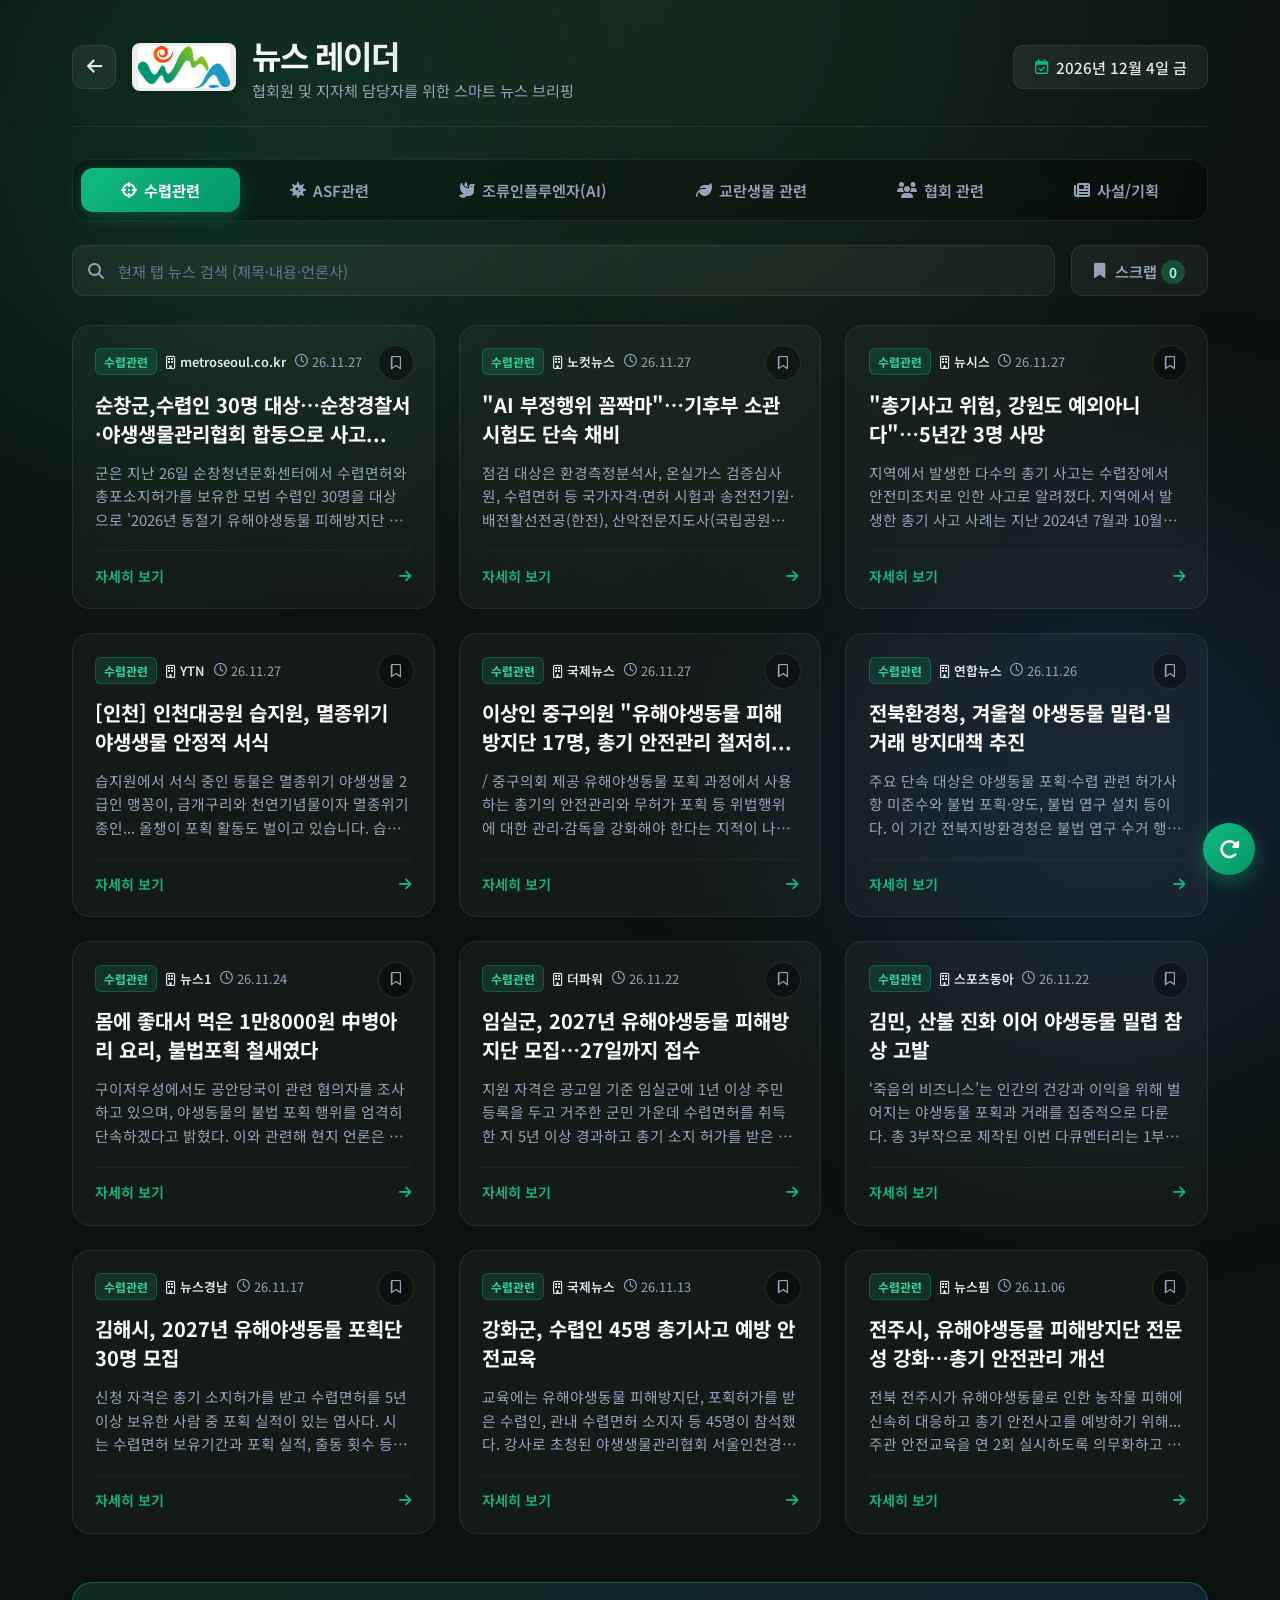
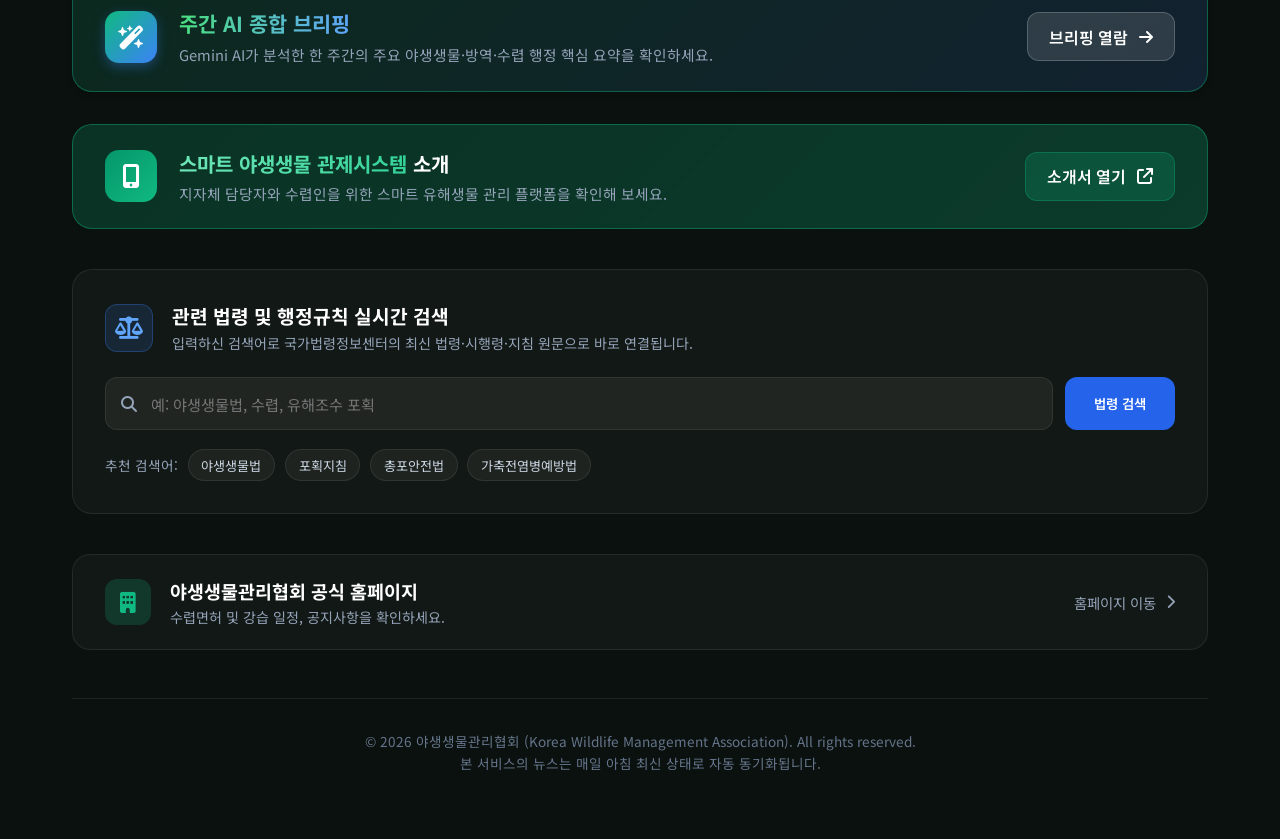
<file: index.html>
<!DOCTYPE html>
<html lang="ko">

<head>
    <meta charset="UTF-8">
    <meta name="viewport" content="width=device-width, initial-scale=1.0">
    <meta name="description" content="야생생물관리협회 관련 수렵, ASF, AI, 생태계교란생물 최신 뉴스와 실시간 검색, AI 일일 브리핑을 제공합니다.">
    <title>야생생물관리협회 뉴스 레이더</title>

    <!-- 폰트 및 아이콘 -->
    <link rel="preconnect" href="https://fonts.googleapis.com">
    <link rel="preconnect" href="https://fonts.gstatic.com" crossorigin>
    <link href="https://fonts.googleapis.com/css2?family=Pretendard:wght@300;400;500;600;700&family=Noto+Sans+KR:wght@300;400;500;700&display=swap"
        rel="stylesheet">
    <link rel="stylesheet" href="https://cdnjs.cloudflare.com/ajax/libs/font-awesome/6.5.1/css/all.min.css">

    <!-- 스타일시트 -->
    <link rel="stylesheet" href="styles.css">
</head>

<body>
    <!-- 배경 애니메이션 효과 -->
    <div class="background-overlay"></div>

    <div class="app-container">
        <!-- 메인 헤더 -->
        <header class="app-header">
            <div class="logo-area">
                <button onclick="handleGoBack()" class="back-nav-btn" aria-label="업무데스크로 돌아가기" title="업무 지원 데스크로 이동">
                    <i class="fa-solid fa-arrow-left"></i>
                </button>
                <img src="logo.png" alt="야생생물관리협회 로고" class="header-logo" onerror="this.style.display='none'">
                <div class="logo-text">
                    <h1>뉴스 레이더</h1>
                    <span class="subtitle">협회원 및 지자체 담당자를 위한 스마트 뉴스 브리핑</span>
                </div>
            </div>
            <div class="header-actions">
                <div class="date-display" id="currentDate">
                    <i class="fa-regular fa-calendar-check"></i>
                    <span class="date-placeholder">날짜 불러오는 중...</span>
                </div>
            </div>
        </header>

        <main class="app-content">
            <!-- 탭 네비게이션 -->
            <nav class="tab-navigation" aria-label="뉴스 카테고리 선택">
                <button class="tab-button active" data-category="hunting" id="tab-hunting">
                    <i class="fa-solid fa-crosshairs"></i> 수렵관련
                </button>
                <button class="tab-button" data-category="asf" id="tab-asf">
                    <i class="fa-solid fa-virus"></i> ASF관련
                </button>
                <button type="button" class="tab-button" data-category="ai" id="tab-ai">
                    <i class="fa-solid fa-dove"></i> 조류인플루엔자(AI)
                </button>
                <button class="tab-button" data-category="ecosystem" id="tab-ecosystem">
                    <i class="fa-solid fa-leaf"></i> 교란생물 관련
                </button>
                <button class="tab-button" data-category="association" id="tab-association">
                    <i class="fa-solid fa-users"></i> 협회 관련
                </button>
                <button class="tab-button" data-category="editorial" id="tab-editorial">
                    <i class="fa-solid fa-newspaper"></i> 사설/기획
                </button>
                <div class="tab-indicator" aria-hidden="true"></div>
            </nav>

            <!-- 뉴스 상단 툴바: 실시간 검색 & 스크랩 보기 토글 -->
            <div class="news-toolbar">
                <div class="search-box">
                    <i class="fa-solid fa-magnifying-glass search-box-icon"></i>
                    <input type="text" id="newsSearchInput" placeholder="현재 탭 뉴스 검색 (제목·내용·언론사)" aria-label="현재 탭 뉴스 검색" autocomplete="off">
                    <button type="button" id="clearSearchBtn" class="clear-search-btn" aria-label="검색어 지우기" style="display: none;">
                        <i class="fa-solid fa-xmark"></i>
                    </button>
                </div>
                <button type="button" class="scrap-filter-btn" id="scrapFilterBtn" aria-label="스크랩 기사 모아보기" title="저장한 관심 기사만 보기">
                    <i class="fa-solid fa-bookmark"></i>
                    <span>스크랩 <b id="scrapCountBadge">0</b></span>
                </button>
            </div>

            <!-- 뉴스 리스트 섹션 -->
            <section class="news-section" aria-live="polite">
                <!-- ASF 서브 탭 -->
                <div class="asf-sub-tabs" id="asfSubTabs" style="display: none;">
                    <button type="button" class="sub-tab-btn active" data-target="news" id="subTabNews">ASF 관련 뉴스</button>
                    <button type="button" class="sub-tab-btn" data-target="map" id="subTabMap">ASF 발생현황</button>
                </div>

                <!-- AI 서브 탭 -->
                <div class="asf-sub-tabs" id="aiSubTabs" style="display: none;">
                    <button type="button" class="sub-tab-btn active" data-target="news" id="aiSubTabNews">조류인플루엔자(AI) 뉴스</button>
                    <button type="button" class="sub-tab-btn" data-target="map" id="aiSubTabMap">조류인플루엔자(AI) 발생현황</button>
                </div>

                <!-- 뉴스 카드 그리드 (초기 스켈레톤 UI로 CLS 방지) -->
                <div class="news-list" id="newsList">
                    <div class="skeleton-card"><div class="skeleton-line sm" style="width: 35%;"></div><div class="skeleton-line lg" style="width: 85%;"></div><div class="skeleton-line md" style="width: 95%;"></div><div class="skeleton-line md" style="width: 65%;"></div><div class="skeleton-footer"></div></div>
                    <div class="skeleton-card"><div class="skeleton-line sm" style="width: 30%;"></div><div class="skeleton-line lg" style="width: 80%;"></div><div class="skeleton-line md" style="width: 90%;"></div><div class="skeleton-line md" style="width: 60%;"></div><div class="skeleton-footer"></div></div>
                    <div class="skeleton-card"><div class="skeleton-line sm" style="width: 38%;"></div><div class="skeleton-line lg" style="width: 88%;"></div><div class="skeleton-line md" style="width: 92%;"></div><div class="skeleton-line md" style="width: 58%;"></div><div class="skeleton-footer"></div></div>
                    <div class="skeleton-card"><div class="skeleton-line sm" style="width: 32%;"></div><div class="skeleton-line lg" style="width: 82%;"></div><div class="skeleton-line md" style="width: 94%;"></div><div class="skeleton-line md" style="width: 64%;"></div><div class="skeleton-footer"></div></div>
                    <div class="skeleton-card"><div class="skeleton-line sm" style="width: 36%;"></div><div class="skeleton-line lg" style="width: 86%;"></div><div class="skeleton-line md" style="width: 91%;"></div><div class="skeleton-line md" style="width: 62%;"></div><div class="skeleton-footer"></div></div>
                    <div class="skeleton-card"><div class="skeleton-line sm" style="width: 28%;"></div><div class="skeleton-line lg" style="width: 84%;"></div><div class="skeleton-line md" style="width: 96%;"></div><div class="skeleton-line md" style="width: 55%;"></div><div class="skeleton-footer"></div></div>
                </div>
                
                <!-- ASF 발생현황 맵 -->
                <div class="asf-status-container" id="asfStatusMap" style="display: none;">
                    <iframe id="asfStatusIframe" src="asf_status.html?v=20261125" title="ASF 발생현황 지도" loading="lazy"></iframe>
                </div>

                <!-- AI 발생현황 맵 -->
                <div class="asf-status-container" id="aiStatusMap" style="display: none;">
                    <iframe id="aiStatusIframe" src="ai_status.html?v=20261120c" title="조류인플루엔자(AI) 발생현황 지도" loading="lazy"></iframe>
                </div>
            </section>

            <!-- 주간 AI 뉴스 브리핑 배너 영역 -->
            <section class="ai-briefing-section">
                <div class="ai-briefing-banner" id="aiBriefingBanner" role="button" aria-label="Gemini 주간 AI 뉴스 브리핑 보기" tabindex="0">
                    <div class="briefing-content">
                        <div class="briefing-icon">
                            <i class="fa-solid fa-wand-magic-sparkles"></i>
                        </div>
                        <div class="briefing-text-info">
                            <h3><span class="highlight-text">주간 AI 종합 브리핑</span></h3>
                            <p>Gemini AI가 분석한 한 주간의 주요 야생생물·방역·수렵 행정 핵심 요약을 확인하세요.</p>
                        </div>
                    </div>
                    <div class="briefing-action">
                        <span>브리핑 열람</span>
                        <i class="fa-solid fa-arrow-right"></i>
                    </div>
                </div>
            </section>

            <!-- 스마트 관제시스템 안내 배너 -->
            <section class="wildlife-promo-section">
                <div class="wildlife-promo-banner" id="wildlifePromoBanner" role="button" aria-label="스마트 야생생물 관제 시스템 소개 자료 보기" tabindex="0" onclick="window.open('./야생생물시스템_소개자료_공무원용.html', '_blank', 'noopener,noreferrer')">
                    <div class="promo-content">
                        <div class="promo-icon">
                            <i class="fa-solid fa-mobile-screen-button"></i>
                        </div>
                        <div class="promo-text-info">
                            <h3><span class="highlight-promo">스마트 야생생물 관제시스템</span> 소개</h3>
                            <p>지자체 담당자와 수렵인을 위한 스마트 유해생물 관리 플랫폼을 확인해 보세요.</p>
                        </div>
                    </div>
                    <div class="promo-action">
                        <span>소개서 열기</span>
                        <i class="fa-solid fa-arrow-up-right-from-square"></i>
                    </div>
                </div>
            </section>

            <!-- 관련 법령/지침 검색 섹션 -->
            <section class="law-search-section">
                <div class="law-search-container">
                    <div class="law-search-header">
                        <div class="law-search-icon">
                            <i class="fa-solid fa-scale-balanced"></i>
                        </div>
                        <div class="law-search-title">
                            <h3>관련 법령 및 행정규칙 실시간 검색</h3>
                            <p>입력하신 검색어로 국가법령정보센터의 최신 법령·시행령·지침 원문으로 바로 연결됩니다.</p>
                        </div>
                    </div>

                    <form id="lawSearchForm" class="law-search-form" onsubmit="searchLaw(event)">
                        <div class="search-input-wrapper">
                            <i class="fa-solid fa-magnifying-glass search-icon"></i>
                            <input type="text" id="lawSearchInput" placeholder="예: 야생생물법, 수렵, 유해조수 포획" required aria-label="법령 및 지침 검색어 입력">
                            <button type="submit" class="search-btn">법령 검색</button>
                        </div>
                    </form>
                    <div class="law-quick-tags">
                        <span>추천 검색어:</span>
                        <button type="button" class="quick-tag" onclick="quickSearch('야생생물 보호 및 관리에 관한 법률')">야생생물법</button>
                        <button type="button" class="quick-tag" onclick="quickSearch('유해야생동물 포획업무 처리지침')">포획지침</button>
                        <button type="button" class="quick-tag" onclick="quickSearch('총포·도검·화약류 등의 안전관리에 관한 법률')">총포안전법</button>
                        <button type="button" class="quick-tag" onclick="quickSearch('가축전염병 예방법')">가축전염병예방법</button>
                    </div>
                </div>
            </section>

            <!-- 하단 협회 공식 홈페이지 연결 배너 -->
            <section class="bottom-banner-section">
                <a href="https://www.kowaps.or.kr/" target="_blank" rel="noopener noreferrer" class="bottom-banner" aria-label="야생생물관리협회 공식 홈페이지로 이동">
                    <div class="banner-content">
                        <div class="banner-icon">
                            <i class="fa-solid fa-building"></i>
                        </div>
                        <div class="banner-text-info">
                            <h3>야생생물관리협회 공식 홈페이지</h3>
                            <p>수렵면허 및 강습 일정, 공지사항을 확인하세요.</p>
                        </div>
                    </div>
                    <div class="banner-action">
                        <span>홈페이지 이동</span>
                        <i class="fa-solid fa-chevron-right"></i>
                    </div>
                </a>
            </section>
        </main>

        <!-- 푸터 -->
        <footer class="app-footer">
            <p>&copy; 2026 야생생물관리협회 (Korea Wildlife Management Association). All rights reserved.<br>본 서비스의 뉴스는 매일 아침 최신 상태로 자동 동기화됩니다.</p>
        </footer>
    </div>

    <!-- 뉴스 상세 모달 -->
    <div class="modal-overlay" id="newsModal" aria-hidden="true">
        <div class="modal-container" role="dialog" aria-modal="true" aria-labelledby="modalTitle">
            <button type="button" class="modal-close" id="closeModal" aria-label="닫기">
                <i class="fa-solid fa-xmark"></i>
            </button>
            <div class="modal-content">
                <div class="modal-header">
                    <div class="modal-header-top">
                        <span class="modal-category" id="modalCategory">카테고리</span>
                        <button type="button" class="modal-bookmark-btn" id="modalBookmarkBtn" aria-label="기사 스크랩">
                            <i class="fa-regular fa-bookmark"></i>
                        </button>
                    </div>
                    <h2 class="modal-title" id="modalTitle">기사 제목</h2>
                    <div class="modal-meta">
                        <span id="modalSource"><i class="fa-regular fa-building"></i> 출처</span>
                        <span id="modalDate"><i class="fa-regular fa-clock"></i> 날짜</span>
                    </div>
                </div>
                <div class="modal-body" id="modalBody">
                    <!-- 기사 본문 -->
                </div>
                <div class="modal-footer" id="modalFooter">
                    <button type="button" class="modal-action-btn" id="modalCopyLinkBtn" onclick="copyCurrentNewsLink()">
                        <i class="fa-solid fa-link"></i> 링크 복사
                    </button>
                    <a href="#" target="_blank" rel="noopener noreferrer" class="modal-action-btn primary" id="modalOriginalLink">
                        <i class="fa-solid fa-arrow-up-right-from-square"></i> 원문 기사 보러가기
                    </a>
                </div>
            </div>
        </div>
    </div>

    <!-- 토스트 알림 메시지 -->
    <div class="toast-message" id="toastMessage" aria-live="polite"></div>

    <!-- 플로팅 새로고침 버튼 -->
    <button class="floating-refresh" id="refreshBtn" aria-label="뉴스 새로고침" title="최신 뉴스 다시 불러오기">
        <i class="fa-solid fa-rotate-right"></i>
    </button>

    <!-- 스크립트 -->
    <script src="script.js?v=20261120c"></script>
</body>

</html>
</file>
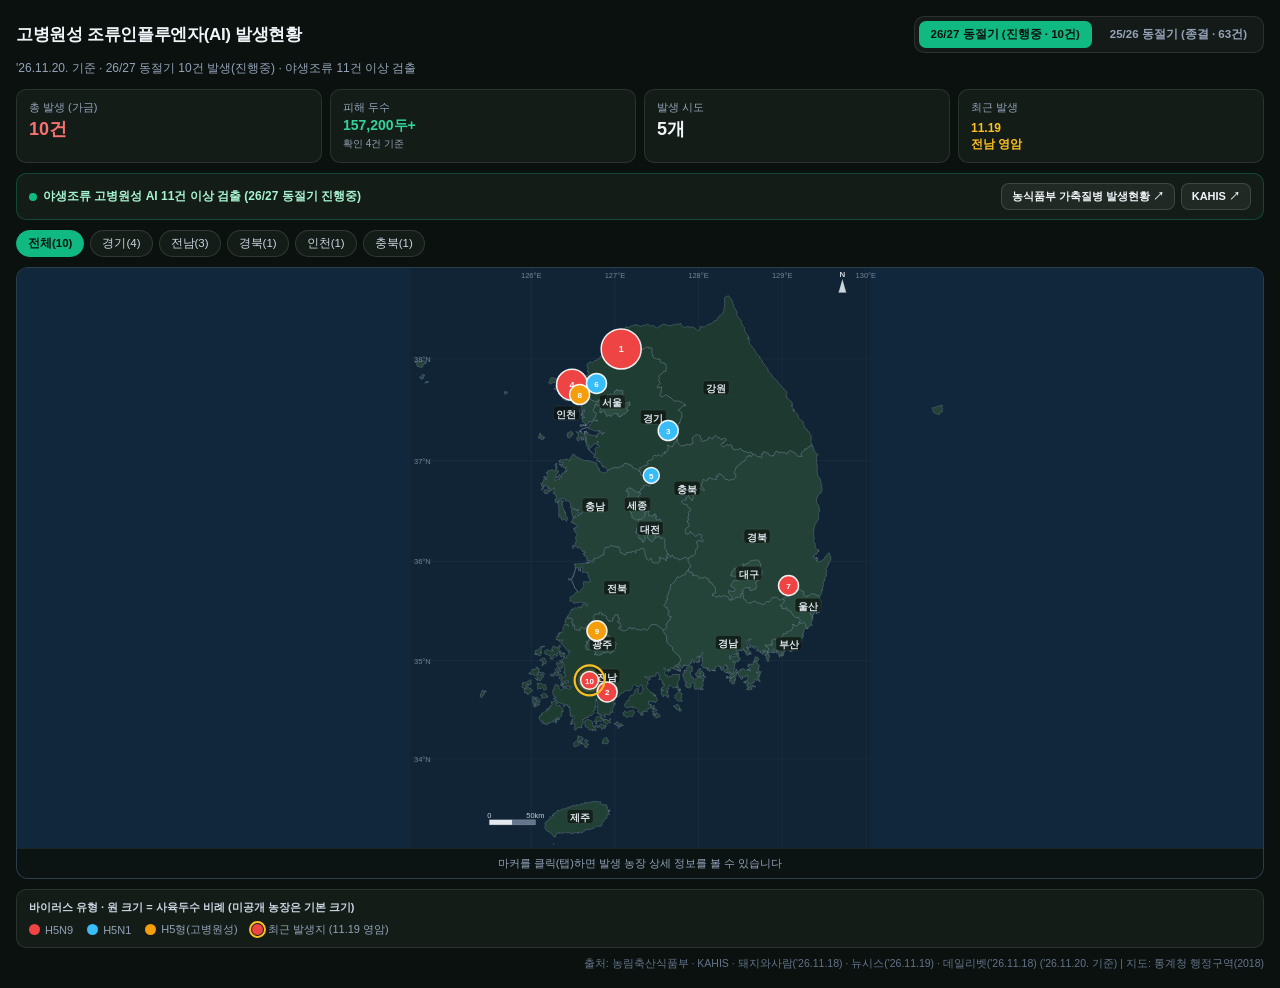
<file: ai_status.html>
<!DOCTYPE html>
<html lang="ko">
<head>
<meta charset="UTF-8"/>
<meta name="viewport" content="width=device-width,initial-scale=1.0,maximum-scale=1.0,user-scalable=no"/>
<title>고병원성 조류인플루엔자(AI) 발생현황</title>
<style>
*{box-sizing:border-box;margin:0;padding:0}
body{font-family:'Pretendard','Noto Sans KR','Malgun Gothic','Apple SD Gothic Neo',sans-serif;background:#0b110e;color:#f1f5f9;padding:16px}
.top-header{display:flex;flex-wrap:wrap;align-items:center;justify-content:space-between;gap:10px;margin-bottom:6px}
h1{font-size:17px;font-weight:700;color:#f1f5f9;letter-spacing:-0.02em}
.season-tabs{display:inline-flex;gap:6px;background:rgba(255,255,255,0.04);padding:4px;border-radius:10px;border:1px solid rgba(255,255,255,0.1)}
.season-btn{font-size:11.5px;font-weight:600;padding:6px 12px;border:none;border-radius:7px;background:transparent;color:#94a3b8;cursor:pointer;transition:all .2s ease;white-space:nowrap}
.season-btn:hover{color:#f1f5f9}
.season-btn.on{background:#10b981;color:#0b110e;font-weight:700}
.sub{font-size:12px;color:#94a3b8;margin-bottom:12px;line-height:1.5}
.stats{display:grid;grid-template-columns:repeat(4,1fr);gap:8px;margin-bottom:10px}
.stat{background:#131c17;border-radius:10px;padding:10px 12px;border:1px solid rgba(255,255,255,0.1)}
.slbl{font-size:11px;color:#94a3b8}
.sval{font-size:18px;font-weight:700;margin-top:2px;color:#f1f5f9}
.sval.accent-red{color:#f87171}
.sval.accent-green{color:#34d399;font-size:14px}
.sval.accent-recent{font-size:12px;padding-top:3px;color:#fbbf24;line-height:1.35}
.sval-sub{display:block;font-size:10px;font-weight:500;color:#94a3b8;margin-top:2px}
.info-bar{display:flex;flex-wrap:wrap;align-items:center;justify-content:space-between;gap:8px;background:#131c17;border:1px solid rgba(16,185,129,0.28);border-radius:10px;padding:9px 12px;margin-bottom:10px}
.wild-badge{display:inline-flex;align-items:center;gap:6px;font-size:12px;font-weight:600;color:#a7f3d0}
.wild-dot{width:8px;height:8px;border-radius:50%;background:#10b981;flex-shrink:0}
.portal-links{display:flex;flex-wrap:wrap;gap:6px}
.portal-btn{display:inline-flex;align-items:center;gap:4px;font-size:11px;font-weight:600;color:#f1f5f9;background:rgba(255,255,255,0.06);border:1px solid rgba(255,255,255,0.14);border-radius:8px;padding:5px 10px;text-decoration:none;transition:all .2s ease}
.portal-btn:hover{background:#10b981;color:#0b110e;border-color:#10b981}
.frow{display:flex;flex-wrap:wrap;gap:6px;margin-bottom:10px}
.fb{font-size:11.5px;padding:5px 11px;border:1px solid rgba(255,255,255,0.12);border-radius:20px;background:#131c17;color:#cbd5e1;cursor:pointer;transition:all .2s ease;-webkit-tap-highlight-color:transparent}
.fb:hover{border-color:rgba(16,185,129,0.5);color:#fff}
.fb.on{background:#10b981;color:#0b110e;border-color:#10b981;font-weight:700}
.mcard{border-radius:12px;overflow:hidden;border:1px solid rgba(255,255,255,0.12);background:#0f2233}
svg#MAP{display:block;width:100%;max-height:580px;height:auto;background:#11273b;margin:0 auto}
.hint{font-size:11px;color:#94a3b8;text-align:center;padding:7px 0;background:rgba(11,17,14,0.85);border-top:1px solid rgba(255,255,255,0.08)}
.leg{background:#131c17;border-radius:10px;border:1px solid rgba(255,255,255,0.1);padding:10px 12px;margin-top:10px}
.ltit{font-size:11px;font-weight:600;color:#cbd5e1;margin-bottom:7px}
.lrow{display:flex;flex-wrap:wrap;gap:7px 14px}
.li{display:flex;align-items:center;gap:5px;font-size:11px;color:#94a3b8}
.ld{width:11px;height:11px;border-radius:50%;flex-shrink:0}
.note{font-size:10.5px;color:#64748b;text-align:right;margin-top:8px;line-height:1.5}
.note a{color:#94a3b8;text-decoration:underline}
.sbg{display:none;position:fixed;inset:0;background:rgba(0,0,0,0.65);backdrop-filter:blur(4px);z-index:200}
.sbg.show{display:block}
.sht{position:fixed;bottom:0;left:0;right:0;background:#131c17;border-top:1px solid rgba(255,255,255,0.14);border-radius:18px 18px 0 0;padding:16px 20px 30px;z-index:201;transform:translateY(100%);transition:transform .28s cubic-bezier(.4,0,.2,1);max-width:640px;margin:0 auto}
.sbg.show .sht{transform:translateY(0)}
.shdl{width:36px;height:4px;background:rgba(255,255,255,0.2);border-radius:2px;margin:0 auto 14px}
.shbdg{display:inline-block;font-size:11px;font-weight:700;padding:3px 10px;border-radius:20px;margin-bottom:8px}
.shtit{font-size:15px;font-weight:700;color:#f1f5f9;margin-bottom:10px;line-height:1.4}
.shr{display:flex;padding:7px 0;border-bottom:1px solid rgba(255,255,255,0.08);font-size:13px}
.shr:last-child{border:none}
.shk{color:#94a3b8;width:72px;flex-shrink:0}
.shv{color:#f1f5f9;font-weight:500}
.shx{float:right;width:32px;height:32px;border-radius:50%;border:none;background:rgba(255,255,255,0.08);color:#e2e8f0;font-size:18px;cursor:pointer;display:flex;align-items:center;justify-content:center;margin-top:-6px}
.shx:hover{background:rgba(255,255,255,0.18)}
@media (max-width: 600px){
  .stats{grid-template-columns:repeat(2,1fr)}
}
</style>
</head>
<body>
<div class="top-header">
  <h1>고병원성 조류인플루엔자(AI) 발생현황</h1>
  <div class="season-tabs" role="tablist" aria-label="동절기 시즌 선택">
    <button type="button" class="season-btn on" id="btnSeason2627" onclick="switchSeason('2627')">26/27 동절기 (진행중 · 10건)</button>
    <button type="button" class="season-btn" id="btnSeason2526" onclick="switchSeason('2526')">25/26 동절기 (종결 · 63건)</button>
  </div>
</div>
<div class="sub" id="subSummary">'26.11.20. 기준 · 26/27 동절기 10건 발생(진행중) · 야생조류 11건 이상 검출</div>
<div class="stats">
  <div class="stat"><div class="slbl">총 발생 (가금)</div><div class="sval accent-red" id="statCount">-</div></div>
  <div class="stat"><div class="slbl">피해 두수</div><div class="sval accent-green" id="statHeads">-</div></div>
  <div class="stat"><div class="slbl">발생 시도</div><div class="sval" id="statSidos">-</div></div>
  <div class="stat"><div class="slbl">최근 발생</div><div class="sval accent-recent" id="statRecent">-</div></div>
</div>
<div class="info-bar">
  <div class="wild-badge" id="wildBadge">
    <span class="wild-dot"></span>
    <span id="wildBadgeText">야생조류 고병원성 AI 11건 이상 검출 (26/27 동절기 진행중)</span>
  </div>
  <div class="portal-links">
    <a class="portal-btn" href="https://www.mafra.go.kr/FMD-AI2/2145/subview.do" target="_blank" rel="noopener noreferrer">농식품부 가축질병 발생현황 ↗</a>
    <a class="portal-btn" href="https://home.kahis.go.kr/home/lkntscrinfo/selectLkntsOccrrncList.do" target="_blank" rel="noopener noreferrer">KAHIS ↗</a>
  </div>
</div>
<div class="frow" id="filterRow"></div>
<div class="mcard">
  <svg id="MAP" viewBox="0 0 460 580" xmlns="http://www.w3.org/2000/svg"></svg>
  <div class="hint">마커를 클릭(탭)하면 발생 농장 상세 정보를 볼 수 있습니다</div>
</div>
<div class="leg">
  <div class="ltit" id="legTitle">바이러스 유형 · 원 크기 = 사육두수 비례 (미공개는 기본 크기)</div>
  <div class="lrow" id="legRow"></div>
</div>
<div class="note" id="sourceNote">출처: 농림축산식품부 · KAHIS · 돼지와사람('26.11.18) · 뉴시스('26.11.19) · 데일리벳('26.11.18) ('26.11.20. 기준) | 지도: 통계청 행정구역(2018)</div>

<div class="sbg" id="sbg" onclick="csh(event)">
  <div class="sht" onclick="event.stopPropagation()">
    <div class="shdl"></div><button type="button" class="shx" id="shxb" aria-label="닫기">×</button>
    <div id="sbdg" class="shbdg"></div>
    <div id="stit" class="shtit"></div>
    <div class="shr"><span class="shk">발생일</span><span id="sdt" class="shv"></span></div>
    <div class="shr"><span class="shk">주소</span><span id="sad" class="shv"></span></div>
    <div class="shr"><span class="shk">사육두수</span><span id="shd" class="shv"></span></div>
    <div class="shr"><span class="shk">바이러스</span><span id="svi" class="shv"></span></div>
    <div class="shr"><span class="shk">시·도</span><span id="ssd" class="shv"></span></div>
  </div>
</div>

<script>
// ── 내장 GeoJSON (통계청 행정구역 2018, 단순화) ──────────────
const GEOJSON = {"type":"FeatureCollection","features":[{"type":"Feature","properties":{"name":"서울특별시","base_year":"2018","name_eng":"Seoul","code":"11"},"geometry":{"type":"Polygon","coordinates":[[[127.0221,37.6997],[127.0324,37.6918],[127.0486,37.6941],[127.0518,37.6858],[127.0634,37.6949],[127.096,37.6891],[127.0927,37.6486],[127.1113,37.6424],[127.1041,37.6217],[127.1162,37.6189],[127.1181,37.6055],[127.1011,37.5761],[127.1049,37.5564],[127.1772,37.5812],[127.1835,37.5452],[127.1632,37.545],[127.1458,37.5219],[127.1411,37.5055],[127.1614,37.5],[127.1471,37.4772],[127.1329,37.4746],[127.1169,37.4586],[127.1043,37.4622],[127.0879,37.4449],[127.0722,37.4422],[127.0696,37.4306],[127.0535,37.4288],[127.0356,37.439],[127.0319,37.4655],[127.0151,37.4548],[126.997,37.4672],[126.963,37.4403],[126.9402,37.4357],[126.9284,37.4502],[126.9066,37.4336],[126.8863,37.4564],[126.8695,37.4943],[126.8466,37.4816],[126.845,37.4736],[126.8147,37.4748],[126.8233,37.4879],[126.813,37.4964],[126.827,37.5085],[126.8221,37.5407],[126.8072,37.5437],[126.7944,37.5358],[126.7645,37.5554],[126.7778,37.5599],[126.7824,37.5736],[126.8007,37.5878],[126.7999,37.6025],[126.8536,37.5718],[126.8763,37.5782],[126.8853,37.5939],[126.8996,37.5898],[126.9123,37.6443],[126.9048,37.6491],[126.9241,37.6461],[126.9475,37.6592],[126.9571,37.6528],[126.9633,37.6332],[126.9584,37.6295],[126.9754,37.6317],[126.9859,37.6406],[126.9797,37.656],[126.994,37.6668],[126.9922,37.6796],[127.0087,37.6844],[127.0154,37.7015],[127.0221,37.6997]]]}},{"type":"Feature","properties":{"name":"부산광역시","base_year":"2018","name_eng":"Busan","code":"21"},"geometry":{"type":"MultiPolygon","coordinates":[[[[128.8287,35.09],[128.8352,35.0864],[128.8326,35.0579],[128.8458,35.0595],[128.8512,35.0421],[128.8349,35.0156],[128.8399,34.9975],[128.8285,34.9886],[128.8182,35.0043],[128.8272,35.0136],[128.8047,35.0239],[128.815,35.0252],[128.8073,35.0328],[128.8123,35.04],[128.7976,35.0491],[128.8033,35.0554],[128.7908,35.0544],[128.791,35.0617],[128.8324,35.0713],[128.8324,35.0776],[128.8115,35.0776],[128.8287,35.09]]],[[[128.9593,35.0501],[128.9503,35.0818],[128.956,35.1064],[128.9488,35.1071],[128.9321,35.0738],[128.9391,35.1087],[128.9331,35.1103],[128.9302,35.0927],[128.9132,35.0876],[128.9112,35.0789],[128.8952,35.0789],[128.9056,35.1181],[128.8976,35.1203],[128.8842,35.0793],[128.8692,35.0814],[128.8708,35.0887],[128.8389,35.0821],[128.8207,35.097],[128.8417,35.106],[128.8378,35.124],[128.8021,35.1419],[128.7945,35.1585],[128.8275,35.1556],[128.8674,35.1677],[128.8721,35.1626],[128.8652,35.1582],[128.8763,35.1517],[128.8814,35.1613],[128.8724,35.1723],[128.8811,35.1718],[128.8817,35.1822],[128.8704,35.2016],[128.879,35.21],[128.9084,35.2168],[128.9093,35.2229],[128.9201,35.2164],[128.944,35.2283],[128.9897,35.2317],[129.0135,35.2738],[129.0475,35.2742],[129.0584,35.2948],[129.0743,35.2908],[129.0884,35.3026],[129.1086,35.3046],[129.1346,35.3515],[129.1182,35.369],[129.1761,35.3514],[129.1988,35.3665],[129.1936,35.3821],[129.1994,35.389],[129.2185,35.379],[129.2655,35.3871],[129.2822,35.3653],[129.2797,35.3414],[129.2999,35.336],[129.3057,35.3246],[129.3035,35.3297],[129.3019,35.3202],[129.2915,35.3181],[129.2807,35.3265],[129.262,35.3154],[129.2556,35.2748],[129.234,35.2622],[129.2521,35.2602],[129.2534,35.2465],[129.2445,35.2443],[129.2499,35.2408],[129.2393,35.2212],[129.2273,35.2243],[129.222,35.2126],[129.2302,35.1982],[129.2241,35.1858],[129.2009,35.1794],[129.1944,35.1602],[129.1817,35.1548],[129.1642,35.159],[129.15,35.1514],[129.1533,35.158],[129.1463,35.1534],[129.1339,35.1624],[129.1346,35.1548],[129.1185,35.1526],[129.1089,35.1328],[129.1178,35.1321],[129.1128,35.125],[129.1224,35.1321],[129.128,35.1108],[129.124,35.0993],[129.1105,35.1011],[129.1095,35.0915],[129.1106,35.1007],[129.1051,35.0919],[129.0952,35.0939],[129.093,35.1093],[129.0904,35.1036],[129.0655,35.1091],[129.0738,35.1168],[129.0655,35.129],[129.0561,35.118],[129.0527,35.1257],[129.0487,35.1207],[129.0553,35.116],[129.0473,35.1166],[129.0379,35.0971],[129.0252,35.0935],[129.0156,35.0532],[129.0106,35.0517],[129.0025,35.0862],[128.9926,35.0801],[129.0014,35.0484],[129.007,35.0489],[128.9925,35.0452],[128.9884,35.058],[128.9728,35.0569],[128.9828,35.0514],[128.9697,35.0474],[128.978,35.0402],[128.9656,35.0324],[128.9676,35.0438],[128.9593,35.0501]],[[129.0995,35.0915],[129.0995,35.0915]]]]}},{"type":"Feature","properties":{"name":"대구광역시","base_year":"2018","name_eng":"Daegu","code":"22"},"geometry":{"type":"Polygon","coordinates":[[[128.696,36.0156],[128.7269,36.0032],[128.7349,35.993],[128.731,35.9854],[128.7462,35.9729],[128.7367,35.9296],[128.7569,35.9127],[128.7613,35.8875],[128.7598,35.8661],[128.7508,35.8575],[128.7375,35.8512],[128.7219,35.8569],[128.7251,35.8362],[128.7086,35.8266],[128.7175,35.8068],[128.6825,35.7901],[128.6955,35.7557],[128.691,35.7309],[128.6832,35.7215],[128.6635,35.7205],[128.624,35.7023],[128.6139,35.7098],[128.6124,35.7385],[128.5896,35.7315],[128.5824,35.7383],[128.5648,35.7368],[128.5279,35.7127],[128.5318,35.6833],[128.5076,35.6729],[128.5062,35.6396],[128.4465,35.6384],[128.413,35.6166],[128.3714,35.6094],[128.3884,35.6179],[128.4015,35.639],[128.3582,35.6808],[128.3518,35.704],[128.3589,35.7087],[128.4122,35.6958],[128.4321,35.7049],[128.4318,35.7256],[128.3912,35.7484],[128.3835,35.7601],[128.4208,35.8094],[128.4704,35.8059],[128.4828,35.8159],[128.4811,35.8301],[128.45,35.8467],[128.3835,35.8528],[128.399,35.8999],[128.4071,35.9007],[128.4249,35.928],[128.4503,35.935],[128.4542,35.9431],[128.4764,35.9344],[128.4684,35.8995],[128.4906,35.8976],[128.5015,35.8868],[128.5077,35.907],[128.5344,35.9353],[128.5288,35.9804],[128.5533,35.9608],[128.5571,35.9722],[128.6029,35.9859],[128.6187,36.0064],[128.696,36.0156]]]}},{"type":"Feature","properties":{"name":"인천광역시","base_year":"2018","name_eng":"Incheon","code":"23"},"geometry":{"type":"MultiPolygon","coordinates":[[[[126.4821,37.2442],[126.4821,37.2442]]],[[[126.108,37.2723],[126.1177,37.2479],[126.128,37.252],[126.1408,37.2375],[126.1657,37.2307],[126.1436,37.2225],[126.1475,37.2138],[126.1173,37.2092],[126.1113,37.2236],[126.1012,37.2222],[126.1025,37.2299],[126.0847,37.2219],[126.1002,37.2721],[126.108,37.2723]]],[[[126.4821,37.2442],[126.4588,37.224],[126.4326,37.2325],[126.4285,37.2626],[126.4361,37.2657],[126.434,37.2743],[126.4482,37.272],[126.4504,37.2802],[126.4703,37.2882],[126.4878,37.2832],[126.4976,37.277],[126.5018,37.2581],[126.4762,37.2535],[126.4821,37.2442]]],[[[126.5028,37.5308],[126.5158,37.5341],[126.5249,37.5249],[126.5649,37.5144],[126.5824,37.4892],[126.5063,37.4657],[126.4854,37.4445],[126.4423,37.4208],[126.4189,37.4219],[126.4133,37.4352],[126.4,37.4338],[126.404,37.4396],[126.3951,37.4461],[126.3808,37.435],[126.364,37.4422],[126.3716,37.4472],[126.3562,37.4632],[126.3595,37.4734],[126.3732,37.4719],[126.4183,37.497],[126.4758,37.4997],[126.4942,37.5078],[126.5028,37.5308]]],[[[126.6555,37.6379],[126.6945,37.6203],[126.7054,37.6121],[126.7047,37.6025],[126.7141,37.6039],[126.7255,37.5919],[126.7443,37.5925],[126.7522,37.5797],[126.7677,37.5882],[126.7937,37.5816],[126.7778,37.5599],[126.7645,37.5554],[126.7601,37.518],[126.7416,37.5088],[126.7424,37.4869],[126.7782,37.4718],[126.7804,37.455],[126.7707,37.4485],[126.7692,37.4275],[126.7533,37.4227],[126.7516,37.4109],[126.7214,37.3826],[126.6852,37.3867],[126.6956,37.3832],[126.6646,37.35],[126.642,37.3471],[126.6541,37.3436],[126.6134,37.3474],[126.6103,37.3374],[126.6093,37.3435],[126.5806,37.3373],[126.5963,37.3472],[126.583,37.3472],[126.5829,37.3548],[126.639,37.355],[126.6219,37.3546],[126.6209,37.3477],[126.6414,37.3477],[126.6515,37.3529],[126.6427,37.355],[126.6544,37.3559],[126.6099,37.3871],[126.6097,37.4162],[126.5982,37.4161],[126.6041,37.4243],[126.6328,37.4269],[126.6373,37.4212],[126.6346,37.4305],[126.6102,37.4301],[126.6142,37.4374],[126.6078,37.4411],[126.6187,37.4447],[126.6117,37.454],[126.5943,37.4383],[126.5934,37.4549],[126.6032,37.4567],[126.5909,37.462],[126.6242,37.4577],[126.6142,37.4666],[126.625,37.4666],[126.6124,37.4772],[126.6037,37.4656],[126.5958,37.4731],[126.6063,37.4863],[126.6051,37.4801],[126.6168,37.4835],[126.6099,37.4874],[126.6252,37.4924],[126.6377,37.4823],[126.6275,37.4934],[126.6407,37.496],[126.6395,37.5042],[126.6046,37.4959],[126.5965,37.5486],[126.607,37.5545],[126.5886,37.564],[126.5748,37.5883],[126.6144,37.6063],[126.6257,37.6026],[126.6372,37.6267],[126.6555,37.6379]],[[126.6526,37.3535],[126.6444,37.3475],[126.6628,37.3509],[126.6526,37.3535]]],[[[125.7089,37.6787],[125.7165,37.6744],[125.7068,37.6633],[125.6842,37.6528],[125.6781,37.6793],[125.7089,37.6787]]],[[[126.3296,37.7463],[126.3185,37.73],[126.3194,37.7126],[126.3429,37.6975],[126.3663,37.6946],[126.379,37.6823],[126.3732,37.6658],[126.341,37.6441],[126.3257,37.6566],[126.3287,37.6702],[126.3188,37.6819],[126.2694,37.7107],[126.2876,37.714],[126.2925,37.7447],[126.318,37.7524],[126.3296,37.7463]]],[[[124.7706,37.7785],[124.7653,37.7665],[124.7519,37.7709],[124.7274,37.761],[124.7407,37.7782],[124.7706,37.7785]]],[[[126.2664,37.8153],[126.2947,37.8018],[126.3275,37.8058],[126.3313,37.7897],[126.315,37.7737],[126.2908,37.7629],[126.2787,37.7689],[126.2483,37.7656],[126.2328,37.7511],[126.205,37.7685],[126.2222,37.7869],[126.2232,37.805],[126.2405,37.8173],[126.2664,37.8153]]],[[[126.4388,37.8246],[126.5059,37.7833],[126.5116,37.7623],[126.5264,37.7476],[126.5125,37.717],[126.5254,37.7019],[126.5169,37.6747],[126.5322,37.6651],[126.5221,37.6462],[126.544,37.6184],[126.5203,37.6107],[126.5151,37.5969],[126.5238,37.5979],[126.518,37.5921],[126.5262,37.5866],[126.5173,37.58],[126.5032,37.5904],[126.5129,37.5994],[126.4796,37.6053],[126.4618,37.5893],[126.405,37.5939],[126.3701,37.6135],[126.3775,37.6193],[126.3657,37.6351],[126.3977,37.6401],[126.411,37.6521],[126.4036,37.6758],[126.3881,37.69],[126.3913,37.6956],[126.3592,37.7036],[126.3514,37.7155],[126.357,37.7411],[126.3495,37.7897],[126.387,37.8071],[126.3925,37.8232],[126.4139,37.8219],[126.4267,37.8316],[126.4388,37.8246]]],[[[124.7161,37.8256],[124.7161,37.8256]]],[[[124.7161,37.8256],[124.7179,37.8138],[124.7028,37.8047],[124.6905,37.8082],[124.6852,37.7995],[124.6795,37.8022],[124.6839,37.8139],[124.6625,37.8217],[124.6765,37.8198],[124.7034,37.8497],[124.7278,37.8406],[124.715,37.8336],[124.7161,37.8256]]],[[[124.6872,37.9805],[124.7218,37.9815],[124.7463,37.9591],[124.733,37.9623],[124.7301,37.9573],[124.7382,37.9537],[124.7079,37.9446],[124.7,37.9199],[124.6913,37.9166],[124.6394,37.9239],[124.6258,37.9544],[124.6097,37.97],[124.6168,37.9795],[124.6406,37.9687],[124.6872,37.9805]]]]}},{"type":"Feature","properties":{"name":"광주광역시","base_year":"2018","name_eng":"Gwangju","code":"24"},"geometry":{"type":"Polygon","coordinates":[[[126.7634,35.2565],[126.7553,35.2344],[126.8054,35.2183],[126.8796,35.2515],[126.8895,35.2467],[126.9094,35.2584],[126.9294,35.2524],[126.9655,35.2034],[126.9586,35.1931],[126.9681,35.1811],[127.0,35.1888],[127.0214,35.173],[127.0077,35.1559],[127.0113,35.1256],[126.9892,35.1099],[126.989,35.095],[126.9628,35.0872],[126.9519,35.0732],[126.9323,35.0744],[126.918,35.0915],[126.892,35.078],[126.8556,35.0784],[126.8441,35.0654],[126.8073,35.051],[126.7952,35.0611],[126.7744,35.0527],[126.7651,35.0644],[126.7567,35.0582],[126.7541,35.0669],[126.7713,35.0702],[126.7619,35.091],[126.7327,35.1129],[126.6675,35.1051],[126.6691,35.1113],[126.6517,35.1205],[126.6533,35.144],[126.645,35.1466],[126.6542,35.1646],[126.6721,35.1731],[126.6532,35.1925],[126.6771,35.191],[126.6871,35.2152],[126.7026,35.2076],[126.7177,35.2124],[126.7372,35.2529],[126.7634,35.2565]]]}},{"type":"Feature","properties":{"name":"대전광역시","base_year":"2018","name_eng":"Daejeon","code":"25"},"geometry":{"type":"Polygon","coordinates":[[[127.3989,36.4891],[127.3999,36.4589],[127.4075,36.4548],[127.4359,36.4564],[127.4513,36.4493],[127.4703,36.4737],[127.484,36.4766],[127.4783,36.4573],[127.5045,36.4519],[127.4897,36.4341],[127.5016,36.4087],[127.5243,36.4234],[127.5423,36.4193],[127.5597,36.3982],[127.5392,36.3979],[127.5249,36.3875],[127.5224,36.3543],[127.5006,36.3393],[127.499,36.3057],[127.4912,36.297],[127.4988,36.2828],[127.486,36.2612],[127.49,36.2335],[127.4679,36.223],[127.4696,36.2152],[127.4411,36.1948],[127.408,36.2129],[127.3993,36.2325],[127.3873,36.2342],[127.3898,36.2628],[127.3776,36.2715],[127.3629,36.2691],[127.3645,36.2198],[127.334,36.1831],[127.3336,36.2007],[127.323,36.2037],[127.3153,36.2213],[127.3036,36.2297],[127.2973,36.2215],[127.2818,36.2358],[127.2794,36.2524],[127.2918,36.2647],[127.2588,36.2761],[127.2467,36.291],[127.2598,36.2957],[127.2598,36.3272],[127.2791,36.3448],[127.2706,36.3609],[127.281,36.3749],[127.2821,36.4146],[127.341,36.431],[127.3586,36.4559],[127.3602,36.4885],[127.3839,36.5002],[127.3989,36.4891]]]}},{"type":"Feature","properties":{"name":"울산광역시","base_year":"2018","name_eng":"Ulsan","code":"26"},"geometry":{"type":"Polygon","coordinates":[[[129.1595,35.7159],[129.1765,35.7157],[129.1813,35.7238],[129.1981,35.7145],[129.2071,35.7214],[129.234,35.7039],[129.2569,35.7007],[129.2626,35.6911],[129.2555,35.6605],[129.2964,35.6435],[129.3045,35.6572],[129.3278,35.6588],[129.3536,35.6794],[129.4498,35.6511],[129.4411,35.6319],[129.4628,35.6069],[129.4647,35.5864],[129.4527,35.5784],[129.4586,35.5578],[129.4535,35.5281],[129.4387,35.5286],[129.4392,35.5198],[129.4499,35.5248],[129.4477,35.509],[129.4328,35.511],[129.4436,35.5026],[129.4321,35.4934],[129.4449,35.4921],[129.4313,35.4782],[129.4252,35.485],[129.4062,35.472],[129.4084,35.4933],[129.3958,35.5012],[129.3964,35.5134],[129.3766,35.538],[129.3724,35.5236],[129.3858,35.5164],[129.3874,35.5019],[129.3632,35.5042],[129.3793,35.4999],[129.3911,35.4783],[129.3857,35.4849],[129.3748,35.4624],[129.363,35.4604],[129.3687,35.4542],[129.3545,35.4592],[129.3312,35.4856],[129.3499,35.4482],[129.3598,35.4479],[129.3552,35.4383],[129.3695,35.449],[129.3665,35.437],[129.3736,35.4312],[129.3528,35.4269],[129.3642,35.4248],[129.3639,35.4152],[129.3563,35.4133],[129.3626,35.4065],[129.354,35.4025],[129.3446,35.3781],[129.3608,35.3572],[129.3353,35.356],[129.3116,35.3295],[129.2797,35.3414],[129.2822,35.3653],[129.2655,35.3871],[129.2185,35.379],[129.2012,35.3878],[129.2191,35.4077],[129.2002,35.4241],[129.197,35.4389],[129.1656,35.4321],[129.1218,35.4634],[129.1053,35.4965],[129.0526,35.5145],[129.0558,35.5323],[129.013,35.5231],[128.9954,35.5278],[128.9966,35.544],[128.9893,35.5516],[128.9809,35.5464],[128.9724,35.5571],[129.0228,35.5913],[129.023,35.6134],[129.0079,35.6162],[129.0061,35.6235],[129.0209,35.6351],[129.037,35.6325],[129.0469,35.6505],[129.0809,35.6433],[129.0672,35.6713],[129.0805,35.6959],[129.1368,35.7129],[129.142,35.7243],[129.1595,35.7159]]]}},{"type":"Feature","properties":{"name":"세종특별자치시","base_year":"2018","name_eng":"Sejongsi","code":"29"},"geometry":{"type":"Polygon","coordinates":[[[127.1721,36.7308],[127.2031,36.7261],[127.248,36.6951],[127.3041,36.685],[127.3051,36.6676],[127.2757,36.6398],[127.2794,36.6335],[127.2922,36.6356],[127.3066,36.6009],[127.2996,36.5863],[127.3214,36.5838],[127.3381,36.5623],[127.3775,36.5678],[127.3725,36.5597],[127.3839,36.5415],[127.405,36.5373],[127.4086,36.5237],[127.3976,36.5206],[127.4106,36.4963],[127.3961,36.4917],[127.3839,36.5002],[127.3602,36.4885],[127.3586,36.4559],[127.3291,36.4233],[127.2628,36.4167],[127.2508,36.4068],[127.2423,36.4186],[127.1989,36.4399],[127.2047,36.4593],[127.192,36.4747],[127.1947,36.4896],[127.1771,36.4926],[127.17,36.509],[127.1823,36.5214],[127.1742,36.5422],[127.1918,36.546],[127.1868,36.5529],[127.2078,36.578],[127.193,36.5808],[127.1914,36.5939],[127.1559,36.606],[127.1501,36.619],[127.1605,36.6245],[127.1532,36.6452],[127.1606,36.6561],[127.1549,36.6643],[127.1641,36.6785],[127.1614,36.6902],[127.1571,36.6957],[127.1417,36.69],[127.1277,36.7085],[127.1596,36.7328],[127.1721,36.7308]]]}},{"type":"Feature","properties":{"name":"경기도","base_year":"2018","name_eng":"Gyeonggi-do","code":"31"},"geometry":{"type":"MultiPolygon","coordinates":[[[[126.7427,37.038],[126.7427,37.038]]],[[[126.7427,37.038],[126.7567,37.0555],[126.6742,37.1172],[126.6847,37.1191],[126.6796,37.1431],[126.6603,37.138],[126.6962,37.151],[126.6825,37.1605],[126.6498,37.1546],[126.6611,37.163],[126.6536,37.181],[126.66,37.1764],[126.6699,37.1892],[126.6496,37.1835],[126.6609,37.2209],[126.6478,37.244],[126.6538,37.2694],[126.6327,37.287],[126.6464,37.2785],[126.6614,37.2913],[126.6293,37.2849],[126.6617,37.2925],[126.6618,37.2779],[126.6842,37.281],[126.672,37.2732],[126.6796,37.2572],[126.698,37.2611],[126.734,37.2494],[126.7563,37.2543],[126.7651,37.2452],[126.7751,37.2474],[126.783,37.2297],[126.7783,37.2458],[126.7896,37.2441],[126.7907,37.2671],[126.8112,37.2676],[126.8048,37.2937],[126.8192,37.2905],[126.8414,37.2677],[126.8381,37.2761],[126.8168,37.298],[126.7676,37.2925],[126.6764,37.3202],[126.6713,37.329],[126.6162,37.3138],[126.578,37.2928],[126.5858,37.291],[126.5839,37.2846],[126.589,37.2902],[126.6098,37.2794],[126.5892,37.29],[126.5855,37.284],[126.6243,37.264],[126.6368,37.2724],[126.6415,37.2626],[126.6427,37.2713],[126.6312,37.2809],[126.642,37.2728],[126.6369,37.2536],[126.6546,37.2251],[126.6528,37.1998],[126.645,37.1922],[126.6468,37.211],[126.6295,37.2183],[126.626,37.2024],[126.622,37.2362],[126.6188,37.2295],[126.5884,37.2333],[126.6152,37.2095],[126.6049,37.2123],[126.5954,37.1983],[126.6048,37.2124],[126.6013,37.2215],[126.5906,37.2135],[126.576,37.2208],[126.5624,37.193],[126.5446,37.206],[126.544,37.215],[126.5571,37.2179],[126.5408,37.2288],[126.5693,37.237],[126.561,37.2423],[126.5586,37.2668],[126.5329,37.2891],[126.5617,37.2773],[126.5772,37.2901],[126.5717,37.2978],[126.5779,37.2931],[126.6073,37.3132],[126.6904,37.3353],[126.6885,37.3488],[126.7032,37.3513],[126.731,37.3866],[126.742,37.3826],[126.7339,37.3891],[126.7439,37.3984],[126.7916,37.3931],[126.7878,37.4078],[126.7845,37.3921],[126.749,37.4036],[126.7533,37.4227],[126.7692,37.4275],[126.7707,37.4485],[126.7804,37.455],[126.7782,37.4718],[126.7424,37.4869],[126.7416,37.5088],[126.7601,37.518],[126.7662,37.5542],[126.7944,37.5358],[126.8072,37.5437],[126.8221,37.5407],[126.827,37.5085],[126.813,37.4964],[126.8233,37.4879],[126.8147,37.4748],[126.845,37.4736],[126.8466,37.4816],[126.8695,37.4943],[126.903,37.4341],[126.9284,37.4502],[126.9402,37.4357],[126.9629,37.4403],[126.9746,37.4544],[127.0037,37.4677],[127.0145,37.4549],[127.0346,37.4642],[127.0356,37.439],[127.0657,37.4292],[127.0722,37.4422],[127.0879,37.4449],[127.1043,37.4622],[127.1169,37.4586],[127.1574,37.4891],[127.1612,37.5004],[127.14,37.5086],[127.1632,37.545],[127.1835,37.5452],[127.1772,37.5812],[127.1049,37.5564],[127.1011,37.5761],[127.1181,37.6055],[127.1162,37.6189],[127.1041,37.6217],[127.1113,37.6424],[127.0927,37.6486],[127.096,37.6891],[127.0634,37.6949],[127.0518,37.6858],[127.0486,37.6941],[127.0324,37.6918],[127.027,37.7011],[127.0154,37.7015],[127.0087,37.6844],[126.9922,37.6796],[126.994,37.6668],[126.9797,37.656],[126.9859,37.6406],[126.9754,37.6317],[126.9584,37.6295],[126.9633,37.6332],[126.9571,37.6528],[126.9475,37.6592],[126.9241,37.6461],[126.9048,37.6491],[126.9123,37.6443],[126.8996,37.5898],[126.8853,37.5939],[126.8763,37.5782],[126.8536,37.5718],[126.8026,37.605],[126.7937,37.5816],[126.7677,37.5882],[126.7522,37.5797],[126.7443,37.5925],[126.7255,37.5919],[126.7141,37.6039],[126.7047,37.6025],[126.7054,37.6121],[126.6945,37.6203],[126.6574,37.638],[126.6372,37.6267],[126.6257,37.6026],[126.6144,37.6063],[126.5916,37.593],[126.578,37.605],[126.5598,37.6011],[126.5315,37.6548],[126.5442,37.6629],[126.5268,37.6743],[126.5335,37.694],[126.5217,37.7166],[126.531,37.7482],[126.5183,37.7628],[126.5245,37.7685],[126.518,37.7771],[126.5228,37.7901],[126.5753,37.7627],[126.5938,37.7612],[126.6255,37.7791],[126.6626,37.7807],[126.6714,37.8348],[126.6593,37.8403],[126.6796,37.846],[126.6921,37.8685],[126.6726,37.8701],[126.672,37.8781],[126.682,37.8798],[126.6701,37.888],[126.6828,37.9129],[126.666,37.9191],[126.671,37.9552],[126.6873,37.9572],[126.7037,37.9748],[126.7194,37.965],[126.7369,37.966],[126.7584,37.9837],[126.7836,37.9817],[126.7901,37.999],[126.8168,38.0026],[126.826,38.0242],[126.8554,38.0321],[126.8525,38.0531],[126.8696,38.0778],[126.8561,38.0997],[126.8624,38.1083],[126.8827,38.1159],[126.9047,38.1379],[126.9279,38.1273],[126.9664,38.1374],[126.968,38.1475],[126.9494,38.1623],[126.9656,38.1711],[126.9665,38.199],[126.9837,38.2106],[126.9817,38.2273],[127.0047,38.2215],[127.0204,38.2458],[127.0366,38.2498],[127.0418,38.2591],[127.0662,38.2637],[127.0781,38.279],[127.1032,38.2808],[127.1014,38.2737],[127.1108,38.2708],[127.1123,38.2381],[127.1312,38.2328],[127.1489,38.2423],[127.1633,38.2385],[127.1597,38.2195],[127.1712,38.2135],[127.1697,38.1977],[127.1789,38.1877],[127.1892,38.1882],[127.1889,38.1618],[127.2192,38.1391],[127.2563,38.1632],[127.2664,38.1804],[127.2831,38.1829],[127.298,38.1752],[127.284,38.1595],[127.2758,38.1242],[127.2863,38.1146],[127.3095,38.1183],[127.3207,38.0947],[127.337,38.0898],[127.3398,38.1013],[127.3659,38.1069],[127.3786,38.1184],[127.4035,38.113],[127.4055,38.103],[127.4134,38.102],[127.4309,38.1154],[127.4452,38.0975],[127.4446,38.0573],[127.4615,38.0129],[127.5039,37.998],[127.5399,38.0006],[127.5452,37.9677],[127.6024,37.955],[127.6166,37.9283],[127.6058,37.8765],[127.5779,37.874],[127.5248,37.8297],[127.5374,37.8105],[127.5208,37.7925],[127.5449,37.7601],[127.5112,37.7364],[127.5071,37.7206],[127.5118,37.7157],[127.5272,37.7269],[127.5425,37.7199],[127.5566,37.7292],[127.5619,37.7201],[127.5506,37.687],[127.5528,37.6615],[127.5357,37.6507],[127.5379,37.6415],[127.5594,37.6285],[127.6062,37.6508],[127.647,37.6327],[127.6515,37.6229],[127.6638,37.6238],[127.7079,37.5864],[127.7541,37.5921],[127.7844,37.5781],[127.7941,37.5853],[127.8141,37.5642],[127.8481,37.5503],[127.842,37.5389],[127.8096,37.5379],[127.7855,37.5133],[127.7599,37.5033],[127.76,37.4929],[127.7747,37.4917],[127.8005,37.4713],[127.804,37.4288],[127.7946,37.4243],[127.7767,37.3833],[127.7789,37.3708],[127.7595,37.3673],[127.759,37.3312],[127.7683,37.3067],[127.7499,37.2972],[127.7605,37.2729],[127.7469,37.24],[127.7489,37.2183],[127.7353,37.2081],[127.7264,37.1825],[127.7169,37.1834],[127.7068,37.1703],[127.6955,37.1404],[127.6702,37.1361],[127.6283,37.1553],[127.6378,37.1412],[127.6345,37.0998],[127.6119,37.0873],[127.5951,37.088],[127.6047,37.0688],[127.578,37.0753],[127.565,37.0606],[127.5695,37.0482],[127.5568,37.0412],[127.5183,37.0584],[127.4998,37.0476],[127.4682,37.0535],[127.4569,37.0422],[127.4584,37.0205],[127.4471,37.0109],[127.3927,36.997],[127.385,36.9836],[127.4015,36.9677],[127.3873,36.9645],[127.3757,36.9487],[127.3496,36.9528],[127.3268,36.9359],[127.2956,36.9313],[127.3034,36.9164],[127.2903,36.8943],[127.2531,36.9224],[127.244,36.9176],[127.2105,36.9305],[127.2021,36.9517],[127.1445,36.9711],[127.1115,36.9713],[127.0965,36.9593],[127.103,36.9532],[127.0958,36.9424],[127.0862,36.9477],[127.031,36.9281],[126.9952,36.9354],[126.9097,36.9016],[126.8992,36.9299],[126.8871,36.9363],[126.8674,36.9333],[126.859,36.9507],[126.8539,36.9483],[126.8589,36.9421],[126.8496,36.9465],[126.826,36.986],[126.813,36.9873],[126.8234,36.9913],[126.7889,36.9952],[126.7789,37.0074],[126.7976,37.0141],[126.7946,37.0265],[126.7506,37.0297],[126.7427,37.038]],[[126.7568,37.056],[126.7709,37.0644],[126.7616,37.0681],[126.7708,37.1016],[126.7583,37.1114],[126.7604,37.1179],[126.7766,37.1322],[126.795,37.1288],[126.8166,37.1434],[126.8001,37.1539],[126.7817,37.1523],[126.7978,37.1623],[126.7923,37.1732],[126.8006,37.1962],[126.7775,37.1652],[126.7472,37.1676],[126.7269,37.1387],[126.684,37.1146],[126.7568,37.056]],[[126.8559,37.2699],[126.8753,37.2774],[126.8439,37.2675],[126.8496,37.257],[126.8559,37.2699]]]]}},{"type":"Feature","properties":{"name":"강원도","base_year":"2018","name_eng":"Gangwon-do","code":"32"},"geometry":{"type":"MultiPolygon","coordinates":[[[[128.8772,37.841],[128.8772,37.841]]],[[[128.7631,37.9728],[128.7631,37.9728]]],[[[128.7254,38.0238],[128.7254,38.0238]]],[[[128.7254,38.0238],[128.7362,38.022],[128.7306,38.0071],[128.7641,37.98],[128.7632,37.9663],[128.7892,37.9454],[128.7903,37.9336],[128.8317,37.9041],[128.8302,37.8842],[128.8772,37.841],[128.8792,37.8294],[128.9571,37.7713],[128.9514,37.7674],[129.0554,37.6754],[129.057,37.6587],[129.0459,37.6354],[129.0638,37.6233],[129.0542,37.6214],[129.115,37.5789],[129.1218,37.5579],[129.1206,37.5392],[129.1171,37.5517],[129.1122,37.5494],[129.1147,37.5362],[129.1351,37.5049],[129.149,37.4976],[129.1356,37.5041],[129.1362,37.4964],[129.1244,37.4907],[129.1449,37.4968],[129.1413,37.4929],[129.1875,37.4559],[129.1976,37.4158],[129.2573,37.3798],[129.2508,37.363],[129.267,37.3433],[129.2703,37.3216],[129.2973,37.3111],[129.3004,37.2929],[129.3291,37.2804],[129.3277,37.2634],[129.3567,37.2357],[129.3414,37.2259],[129.3475,37.2121],[129.3432,37.1749],[129.3585,37.1666],[129.3519,37.1642],[129.3639,37.1462],[129.3248,37.1423],[129.2946,37.1144],[129.2712,37.1164],[129.266,37.1023],[129.2254,37.0737],[129.238,37.0387],[129.2253,37.0446],[129.1854,37.0417],[129.1661,37.0692],[129.0963,37.1004],[129.0704,37.0882],[129.0574,37.0651],[129.0367,37.0762],[128.9886,37.0844],[128.9593,37.0776],[128.9457,37.0938],[128.9233,37.0921],[128.8964,37.0445],[128.8785,37.0533],[128.8725,37.0439],[128.8469,37.0516],[128.8294,37.0785],[128.8079,37.076],[128.7994,37.0869],[128.7803,37.0923],[128.7654,37.064],[128.7566,37.0686],[128.7523,37.0559],[128.7625,37.0379],[128.7538,37.0278],[128.7346,37.0402],[128.7004,37.0408],[128.6891,37.0531],[128.6298,37.0741],[128.6226,37.0874],[128.6064,37.0767],[128.6016,37.0831],[128.5918,37.0782],[128.5617,37.0902],[128.5381,37.0896],[128.5312,37.1],[128.5142,37.1037],[128.4966,37.1258],[128.4778,37.1102],[128.4352,37.1113],[128.4247,37.1025],[128.4185,37.1198],[128.396,37.1286],[128.4009,37.1469],[128.3841,37.158],[128.3597,37.1502],[128.3371,37.1579],[128.2962,37.1341],[128.2644,37.1604],[128.2811,37.1734],[128.2981,37.1717],[128.2956,37.1833],[128.3264,37.1973],[128.3322,37.2139],[128.3166,37.2234],[128.2684,37.2079],[128.2509,37.2296],[128.2292,37.2276],[128.2078,37.2488],[128.1741,37.2326],[128.1731,37.2191],[128.1645,37.2135],[128.1253,37.2345],[128.1087,37.2057],[128.0411,37.189],[128.0283,37.2023],[128.0388,37.216],[128.023,37.2256],[128.0183,37.2457],[127.9719,37.2564],[127.9217,37.2254],[127.9363,37.1888],[127.9263,37.1655],[127.9086,37.1671],[127.8989,37.1498],[127.8721,37.1643],[127.8613,37.1553],[127.8532,37.1603],[127.8474,37.1529],[127.7895,37.1434],[127.7571,37.1692],[127.7443,37.2075],[127.7469,37.24],[127.7605,37.2729],[127.7499,37.2972],[127.7683,37.3067],[127.759,37.3312],[127.7595,37.3673],[127.7789,37.3708],[127.7767,37.3833],[127.7946,37.4243],[127.804,37.4288],[127.8005,37.4713],[127.7747,37.4917],[127.76,37.4929],[127.7599,37.5033],[127.7855,37.5133],[127.8096,37.5379],[127.842,37.5389],[127.8481,37.5523],[127.8141,37.5642],[127.7941,37.5853],[127.7844,37.5781],[127.7541,37.5921],[127.7079,37.5864],[127.6638,37.6238],[127.6515,37.6229],[127.647,37.6327],[127.6062,37.6508],[127.5793,37.633],[127.5487,37.633],[127.5357,37.6507],[127.5528,37.6615],[127.5599,37.7286],[127.5402,37.7195],[127.5247,37.7265],[127.5118,37.7157],[127.5061,37.7242],[127.5112,37.7364],[127.5449,37.7601],[127.5208,37.7925],[127.5374,37.8105],[127.5246,37.825],[127.5273,37.8365],[127.5633,37.8564],[127.5779,37.874],[127.6058,37.8765],[127.6171,37.9064],[127.6121,37.9406],[127.6004,37.9565],[127.5452,37.9677],[127.5399,38.0006],[127.5039,37.998],[127.4615,38.0129],[127.4446,38.0573],[127.4452,38.0975],[127.4309,38.1154],[127.4134,38.102],[127.4055,38.103],[127.4035,38.113],[127.3786,38.1184],[127.3659,38.1069],[127.3398,38.1013],[127.337,38.0898],[127.3207,38.0947],[127.3095,38.1183],[127.2863,38.1146],[127.2758,38.1242],[127.284,38.1595],[127.298,38.1752],[127.2831,38.1829],[127.2664,38.1804],[127.2563,38.1632],[127.2192,38.1391],[127.1889,38.1618],[127.1892,38.1882],[127.1789,38.1877],[127.1697,38.1977],[127.1712,38.2135],[127.1597,38.2195],[127.1633,38.2385],[127.1136,38.2368],[127.1107,38.271],[127.095,38.2811],[127.1111,38.2957],[127.1275,38.299],[127.1322,38.3136],[127.1555,38.304],[127.2424,38.3331],[127.2855,38.3265],[127.2995,38.3129],[127.3444,38.3287],[127.362,38.3241],[127.3814,38.3371],[127.4458,38.3167],[127.4582,38.3267],[127.497,38.2996],[127.5779,38.3364],[127.609,38.3367],[127.6161,38.3264],[127.6335,38.3228],[127.684,38.324],[127.7004,38.3362],[127.7151,38.3293],[127.7452,38.3427],[127.751,38.3339],[127.7693,38.3352],[127.7824,38.349],[127.7973,38.3231],[127.8217,38.3038],[127.8749,38.3169],[127.8885,38.3088],[127.9268,38.3094],[127.9582,38.3002],[127.9858,38.2735],[128.0026,38.2755],[128.016,38.2899],[128.0182,38.3142],[128.0688,38.31],[128.1153,38.3366],[128.1359,38.333],[128.1455,38.3428],[128.1578,38.3425],[128.192,38.3729],[128.2125,38.3701],[128.2306,38.3986],[128.2457,38.4056],[128.2458,38.4145],[128.2834,38.4362],[128.3067,38.4786],[128.3012,38.4907],[128.3132,38.5124],[128.3095,38.5934],[128.3568,38.6137],[128.4108,38.5559],[128.4051,38.5445],[128.4235,38.5227],[128.421,38.5064],[128.467,38.4501],[128.455,38.4452],[128.4567,38.4316],[128.4768,38.4021],[128.5107,38.3732],[128.5128,38.3473],[128.5287,38.3325],[128.5286,38.3213],[128.5512,38.3035],[128.5471,38.2912],[128.5603,38.2579],[128.6021,38.2146],[128.6027,38.2077],[128.5945,38.2107],[128.5821,38.1933],[128.5935,38.1916],[128.6002,38.202],[128.6148,38.1811],[128.6061,38.1738],[128.611,38.1461],[128.6685,38.0898],[128.684,38.058],[128.7254,38.0238]],[[129.1135,37.5379],[129.1135,37.5379]]]]}},{"type":"Feature","properties":{"name":"충청북도","base_year":"2018","name_eng":"Chungcheongbuk-do","code":"33"},"geometry":{"type":"Polygon","coordinates":[[[127.3105,36.7243],[127.3283,36.7346],[127.3392,36.7297],[127.3353,36.7524],[127.3588,36.7606],[127.3856,36.7595],[127.4044,36.746],[127.4204,36.7608],[127.3955,36.7825],[127.4008,36.7991],[127.3544,36.8295],[127.3345,36.8307],[127.3348,36.8562],[127.3073,36.8597],[127.3079,36.8854],[127.2878,36.8938],[127.3034,36.9164],[127.295,36.9307],[127.3268,36.9359],[127.3496,36.9528],[127.3757,36.9487],[127.3873,36.9645],[127.4015,36.9677],[127.385,36.9836],[127.3927,36.997],[127.4471,37.0109],[127.4584,37.0205],[127.4569,37.0422],[127.4682,37.0535],[127.4998,37.0476],[127.5183,37.0584],[127.5568,37.0412],[127.5695,37.0482],[127.565,37.0606],[127.578,37.0753],[127.6047,37.0688],[127.5951,37.088],[127.6119,37.0873],[127.6345,37.0998],[127.6378,37.1412],[127.6283,37.1553],[127.6702,37.1361],[127.6886,37.1355],[127.7068,37.1703],[127.7169,37.1834],[127.7264,37.1825],[127.7441,37.2149],[127.756,37.1709],[127.7895,37.1434],[127.8474,37.1529],[127.8532,37.1603],[127.8613,37.1553],[127.8721,37.1643],[127.8989,37.1498],[127.9086,37.1671],[127.9246,37.1645],[127.9336,37.1758],[127.9325,37.207],[127.9217,37.2254],[127.9697,37.2557],[127.9869,37.2578],[128.0183,37.2457],[128.023,37.2256],[128.0388,37.216],[128.0283,37.2023],[128.0411,37.189],[128.1087,37.2057],[128.1253,37.2345],[128.1645,37.2135],[128.1731,37.2191],[128.1741,37.2326],[128.2078,37.2488],[128.2292,37.2276],[128.2509,37.2296],[128.2684,37.2079],[128.3166,37.2234],[128.3322,37.2139],[128.3264,37.1973],[128.2956,37.1833],[128.2981,37.1717],[128.2811,37.1734],[128.2644,37.1604],[128.2962,37.1341],[128.3371,37.1579],[128.3597,37.1502],[128.3841,37.158],[128.4009,37.1469],[128.396,37.1286],[128.4185,37.1198],[128.4247,37.1025],[128.4352,37.1113],[128.4778,37.1102],[128.4966,37.1258],[128.5142,37.1037],[128.5312,37.1],[128.5381,37.0896],[128.5617,37.0902],[128.5918,37.0782],[128.6016,37.0831],[128.6064,37.0767],[128.6226,37.0874],[128.6282,37.0752],[128.6521,37.0654],[128.6329,37.0405],[128.6084,37.0528],[128.6068,37.0434],[128.5835,37.0437],[128.5684,37.0342],[128.5713,37.0159],[128.5547,36.9983],[128.5155,36.9868],[128.5067,36.9701],[128.4672,36.9515],[128.4604,36.934],[128.4417,36.9274],[128.4447,36.9137],[128.424,36.8765],[128.448,36.8644],[128.449,36.8478],[128.4211,36.8118],[128.3833,36.8138],[128.3641,36.8022],[128.3532,36.8124],[128.3165,36.8167],[128.2825,36.856],[128.2418,36.8723],[128.2347,36.8628],[128.237,36.8453],[128.2113,36.8469],[128.2154,36.812],[128.1531,36.8224],[128.1336,36.8328],[128.1299,36.8251],[128.1099,36.8215],[128.1071,36.8073],[128.0901,36.7966],[128.0596,36.8168],[128.0323,36.7476],[128.068,36.7222],[128.0704,36.7077],[128.049,36.708],[128.0148,36.7302],[128.0019,36.7173],[127.9868,36.7175],[127.9585,36.7368],[127.9495,36.7081],[127.9336,36.7065],[127.9289,36.6908],[127.8939,36.6944],[127.8743,36.682],[127.9004,36.6822],[127.9177,36.6679],[127.9296,36.6688],[127.9392,36.6471],[127.9252,36.6028],[127.92,36.6011],[127.9072,36.6258],[127.8897,36.6293],[127.8797,36.6568],[127.8613,36.6356],[127.8468,36.634],[127.8583,36.6135],[127.8407,36.6083],[127.821,36.6133],[127.7985,36.6021],[127.8049,36.5814],[127.8245,36.5709],[127.8604,36.568],[127.8761,36.537],[127.9025,36.5281],[127.9063,36.5069],[127.8761,36.4884],[127.882,36.4618],[127.873,36.4243],[127.8827,36.4222],[127.8629,36.393],[127.8757,36.3906],[127.8913,36.3597],[127.8826,36.3459],[127.8526,36.3296],[127.8415,36.31],[127.8521,36.2739],[127.8826,36.2737],[127.9043,36.3015],[127.9081,36.2855],[127.9309,36.278],[127.9602,36.2524],[127.9706,36.2504],[127.9812,36.2636],[128.0091,36.272],[128.0262,36.2679],[128.0474,36.2566],[128.0299,36.24],[128.0581,36.2012],[128.0386,36.1942],[128.0097,36.2094],[127.978,36.1981],[127.9826,36.1706],[127.9972,36.1555],[127.9875,36.1474],[127.9878,36.1288],[127.9668,36.1181],[127.9609,36.0703],[127.9363,36.0511],[127.9167,36.0543],[127.9027,36.0391],[127.8848,36.0359],[127.8768,36.0225],[127.8486,36.0397],[127.7994,36.0261],[127.7876,36.0145],[127.7643,36.0124],[127.7616,36.0252],[127.7019,36.0353],[127.6881,36.0627],[127.6698,36.0514],[127.6727,36.0416],[127.6602,36.0385],[127.6544,36.0559],[127.6173,36.0936],[127.6191,36.1089],[127.5895,36.1343],[127.6017,36.16],[127.5931,36.1774],[127.5978,36.2175],[127.5795,36.2328],[127.5453,36.2255],[127.5499,36.2384],[127.5379,36.2428],[127.5362,36.2512],[127.4926,36.238],[127.486,36.2612],[127.4988,36.2828],[127.4912,36.297],[127.499,36.3057],[127.5006,36.3393],[127.5224,36.3543],[127.5249,36.3875],[127.5392,36.3979],[127.5597,36.3982],[127.5423,36.4193],[127.5243,36.4234],[127.5016,36.4087],[127.4897,36.4341],[127.5045,36.4519],[127.4783,36.4573],[127.484,36.4766],[127.4703,36.4737],[127.4513,36.4493],[127.4359,36.4564],[127.4021,36.456],[127.4041,36.4811],[127.3961,36.4917],[127.4106,36.4963],[127.3976,36.5206],[127.4086,36.5237],[127.405,36.5373],[127.3839,36.5415],[127.3725,36.5597],[127.3775,36.5678],[127.3381,36.5623],[127.3214,36.5838],[127.2998,36.586],[127.3065,36.6014],[127.2922,36.6356],[127.2794,36.6335],[127.2757,36.6398],[127.3051,36.6676],[127.3076,36.682],[127.2853,36.6907],[127.3084,36.7048],[127.3105,36.7243]]]}},{"type":"Feature","properties":{"name":"충청남도","base_year":"2018","name_eng":"Chungcheongnam-do","code":"34"},"geometry":{"type":"MultiPolygon","coordinates":[[[[126.3748,36.5966],[126.3748,36.5966]]],[[[126.3751,36.5967],[126.3857,36.6043],[126.3808,36.5916],[126.3751,36.5967]]],[[[126.3748,36.5966],[126.3751,36.5788],[126.3588,36.5722],[126.3752,36.5645],[126.3749,36.542],[126.3866,36.5243],[126.3781,36.5192],[126.4018,36.5055],[126.399,36.4882],[126.4103,36.4917],[126.4087,36.4746],[126.4175,36.4646],[126.4065,36.4531],[126.4319,36.4374],[126.4346,36.4196],[126.4222,36.4101],[126.4275,36.3993],[126.39,36.4219],[126.376,36.4118],[126.3623,36.4155],[126.351,36.4254],[126.364,36.4406],[126.3303,36.4413],[126.3309,36.465],[126.3242,36.4682],[126.3302,36.5],[126.3387,36.5051],[126.3279,36.5123],[126.3277,36.5549],[126.3116,36.5854],[126.3232,36.5834],[126.3225,36.5985],[126.3592,36.6125],[126.3748,36.5966]]],[[[126.1582,36.7536],[126.1589,36.7468],[126.1582,36.7536]]],[[[126.1582,36.7536],[126.1582,36.7536]]],[[[126.6948,37.0004],[126.6948,37.0004]]],[[[126.6948,37.0004],[126.7828,36.9751],[126.7916,36.937],[126.8025,36.9246],[126.8064,36.9313],[126.8116,36.9262],[126.8173,36.8965],[126.8625,36.88],[126.9059,36.8887],[126.9167,36.9062],[126.9952,36.9354],[127.031,36.9281],[127.0862,36.9477],[127.0958,36.9424],[127.103,36.9532],[127.0965,36.9593],[127.1115,36.9713],[127.1592,36.9698],[127.1554,36.9644],[127.2021,36.9517],[127.2105,36.9305],[127.2735,36.9115],[127.2845,36.8953],[127.3079,36.8854],[127.3073,36.8597],[127.3365,36.8547],[127.3345,36.8307],[127.3544,36.8295],[127.4008,36.7991],[127.3955,36.7825],[127.413,36.7732],[127.4197,36.7577],[127.4044,36.746],[127.3864,36.7593],[127.3685,36.7613],[127.3355,36.7526],[127.3425,36.7338],[127.3105,36.7243],[127.3084,36.7048],[127.2853,36.6906],[127.2457,36.6959],[127.2031,36.7261],[127.1647,36.7338],[127.1278,36.7088],[127.1417,36.69],[127.1571,36.6957],[127.1614,36.6902],[127.1641,36.6785],[127.1549,36.6643],[127.1606,36.6561],[127.1532,36.6452],[127.1605,36.6245],[127.1501,36.619],[127.1559,36.606],[127.1914,36.5939],[127.193,36.5808],[127.2078,36.578],[127.1868,36.5529],[127.1918,36.546],[127.1742,36.5422],[127.1823,36.5214],[127.17,36.509],[127.1771,36.4926],[127.1947,36.4896],[127.192,36.4747],[127.2047,36.4593],[127.1989,36.4399],[127.2423,36.4186],[127.2508,36.4068],[127.2626,36.4167],[127.2821,36.415],[127.281,36.3749],[127.2706,36.3609],[127.2791,36.3448],[127.2598,36.3272],[127.2598,36.2957],[127.2467,36.291],[127.2588,36.2761],[127.2918,36.2647],[127.2794,36.2524],[127.2818,36.2358],[127.2973,36.2215],[127.3036,36.2297],[127.3153,36.2213],[127.323,36.2037],[127.3336,36.2007],[127.3317,36.1841],[127.3642,36.2189],[127.3602,36.2622],[127.3725,36.2722],[127.3903,36.2623],[127.3873,36.2342],[127.3993,36.2325],[127.408,36.2129],[127.4411,36.1948],[127.4556,36.2008],[127.4779,36.2297],[127.5326,36.2509],[127.5494,36.2393],[127.5453,36.2255],[127.5795,36.2328],[127.5978,36.2175],[127.5931,36.1774],[127.6017,36.16],[127.5894,36.1345],[127.6191,36.1089],[127.6173,36.0936],[127.6383,36.0679],[127.6206,36.0642],[127.6191,36.0392],[127.6305,36.0422],[127.6397,36.0323],[127.6107,36.0253],[127.6187,36.008],[127.6146,36.0012],[127.5898,36.026],[127.5745,36.0233],[127.5337,36.0409],[127.5367,35.9965],[127.5089,35.9798],[127.4993,35.9874],[127.4877,35.9783],[127.4684,35.9881],[127.4558,35.9838],[127.4372,36.0093],[127.4346,36.0295],[127.3975,36.0103],[127.3765,36.0229],[127.3736,36.0411],[127.3604,36.0545],[127.3601,36.0894],[127.3477,36.0983],[127.3549,36.1083],[127.3385,36.1305],[127.3228,36.1306],[127.3153,36.1191],[127.3017,36.1252],[127.2939,36.1131],[127.2745,36.1074],[127.2521,36.1131],[127.2456,36.101],[127.2547,36.0874],[127.2487,36.0831],[127.2287,36.0981],[127.2059,36.1006],[127.198,36.0858],[127.1824,36.0947],[127.1688,36.084],[127.1396,36.0879],[127.1321,36.0669],[127.1227,36.0636],[127.0611,36.089],[127.057,36.1151],[127.063,36.1252],[127.0453,36.1353],[127.0448,36.1461],[127.0241,36.1365],[127.0154,36.1488],[126.9808,36.148],[126.9566,36.1566],[126.9197,36.1363],[126.8978,36.1427],[126.8878,36.138],[126.8738,36.1104],[126.8655,36.0609],[126.8211,36.0499],[126.8058,36.0344],[126.748,36.0258],[126.7365,36.0004],[126.6764,36.0092],[126.668,36.0042],[126.6617,36.0289],[126.6687,36.0312],[126.6446,36.0568],[126.6312,36.0547],[126.6307,36.0773],[126.6189,36.0775],[126.6467,36.0884],[126.6447,36.0939],[126.6307,36.0915],[126.6317,36.0993],[126.62,36.1023],[126.6117,36.0955],[126.5932,36.1268],[126.57,36.1403],[126.556,36.1284],[126.539,36.1479],[126.5155,36.152],[126.501,36.1411],[126.5089,36.1294],[126.4942,36.1334],[126.4928,36.1587],[126.517,36.159],[126.5262,36.1694],[126.5237,36.1853],[126.5378,36.2015],[126.529,36.2383],[126.5481,36.2651],[126.5347,36.2766],[126.5282,36.2971],[126.5169,36.299],[126.5043,36.3298],[126.5151,36.3275],[126.5601,36.351],[126.5011,36.3799],[126.508,36.3865],[126.4798,36.3848],[126.4894,36.415],[126.5002,36.4218],[126.4952,36.4257],[126.5316,36.441],[126.5256,36.4458],[126.4981,36.4327],[126.5002,36.4449],[126.4867,36.4548],[126.49,36.4684],[126.4793,36.4916],[126.4881,36.5265],[126.4747,36.5383],[126.4663,36.5348],[126.4714,36.5596],[126.4641,36.5835],[126.4553,36.5954],[126.4109,36.6036],[126.4142,36.615],[126.3657,36.6269],[126.3354,36.6187],[126.314,36.5884],[126.3069,36.5954],[126.2922,36.5848],[126.2831,36.5939],[126.2888,36.6023],[126.2831,36.6222],[126.2888,36.6151],[126.2978,36.6204],[126.301,36.6384],[126.2843,36.6717],[126.2655,36.6716],[126.2613,36.6939],[126.2731,36.7035],[126.2706,36.7268],[126.2794,36.7299],[126.2699,36.7302],[126.2515,36.7137],[126.235,36.7181],[126.2391,36.7029],[126.2092,36.6931],[126.1962,36.6743],[126.1556,36.6778],[126.1468,36.7028],[126.1632,36.708],[126.1661,36.7166],[126.2073,36.7052],[126.2229,36.722],[126.2149,36.7273],[126.1992,36.7216],[126.2115,36.741],[126.1963,36.7383],[126.1825,36.7465],[126.185,36.7533],[126.1664,36.7583],[126.1408,36.754],[126.1499,36.748],[126.1505,36.7305],[126.1201,36.7078],[126.1341,36.7485],[126.1221,36.7531],[126.1219,36.7645],[126.1116,36.7728],[126.1353,36.7755],[126.1307,36.7871],[126.1387,36.7836],[126.1458,36.7911],[126.1497,36.8036],[126.143,36.8087],[126.154,36.8109],[126.1494,36.817],[126.1607,36.8264],[126.1455,36.8377],[126.1549,36.838],[126.1499,36.8463],[126.1711,36.8407],[126.1663,36.8306],[126.1745,36.8247],[126.1719,36.8117],[126.1857,36.8145],[126.1872,36.8277],[126.1754,36.8324],[126.1985,36.8557],[126.1838,36.867],[126.1915,36.8772],[126.1769,36.8845],[126.1975,36.8886],[126.2027,36.9049],[126.2123,36.8995],[126.2494,36.914],[126.2765,36.8978],[126.2925,36.9011],[126.2842,36.9071],[126.2942,36.9293],[126.2847,36.9633],[126.3017,36.9779],[126.3039,36.9677],[126.292,36.9629],[126.3102,36.9562],[126.3017,36.9424],[126.3096,36.9296],[126.3003,36.9193],[126.3193,36.9033],[126.3194,36.892],[126.3307,36.8911],[126.3132,36.8835],[126.2956,36.8528],[126.2946,36.842],[126.317,36.8374],[126.2828,36.8251],[126.2873,36.7995],[126.3048,36.8147],[126.3374,36.8162],[126.3178,36.8431],[126.3325,36.8635],[126.3477,36.8608],[126.3432,36.8463],[126.3651,36.8295],[126.3583,36.8491],[126.3719,36.868],[126.3645,36.8765],[126.3979,36.8806],[126.396,36.8929],[126.4054,36.8911],[126.407,36.9017],[126.4135,36.8936],[126.4324,36.9011],[126.4107,36.9082],[126.4047,36.9192],[126.4178,36.9234],[126.4189,36.9374],[126.4162,36.9313],[126.396,36.9355],[126.389,36.9268],[126.3803,36.9453],[126.3682,36.947],[126.3597,36.9388],[126.362,36.9497],[126.351,36.9525],[126.3502,36.9614],[126.3331,36.9611],[126.3348,36.9736],[126.3435,36.9667],[126.3635,36.9683],[126.3704,36.9603],[126.3887,36.9698],[126.376,36.974],[126.3746,36.9826],[126.3305,36.9854],[126.3276,36.9996],[126.3568,37.0115],[126.3615,37.0065],[126.4177,37.0122],[126.4208,37.0198],[126.4183,37.015],[126.4521,37.0068],[126.4544,36.999],[126.4702,37.0068],[126.4602,37.0202],[126.4983,37.0649],[126.5191,37.0594],[126.5419,37.0351],[126.5612,37.037],[126.5624,37.0289],[126.6315,37.0022],[126.6948,37.0004]],[[126.488,36.5085],[126.5055,36.524],[126.524,36.5196],[126.5405,36.504],[126.5631,36.5059],[126.5591,36.5243],[126.5605,36.5109],[126.5532,36.5065],[126.5022,36.5319],[126.4835,36.5169],[126.488,36.5085]],[[126.6152,36.4883],[126.5894,36.4752],[126.5614,36.484],[126.527,36.4564],[126.5262,36.4473],[126.5332,36.4404],[126.549,36.45],[126.5558,36.4676],[126.5526,36.4528],[126.5655,36.4521],[126.5684,36.4719],[126.5917,36.4692],[126.6152,36.4883]],[[126.5196,36.3349],[126.5283,36.3355],[126.5196,36.3349]]]]}},{"type":"Feature","properties":{"name":"전라북도","base_year":"2018","name_eng":"Jeollabuk-do","code":"35"},"geometry":{"type":"MultiPolygon","coordinates":[[[[126.6998,35.9957],[126.6843,35.986],[126.6559,35.9873],[126.6998,35.9957]]],[[[126.9952,36.1468],[127.0154,36.1488],[127.0242,36.1365],[127.0448,36.1461],[127.0453,36.1353],[127.063,36.1252],[127.057,36.1151],[127.0611,36.089],[127.1227,36.0636],[127.1321,36.0669],[127.1396,36.0879],[127.1688,36.084],[127.1824,36.0947],[127.198,36.0858],[127.2059,36.1006],[127.2287,36.0981],[127.2487,36.0831],[127.2547,36.0874],[127.2456,36.101],[127.2521,36.1131],[127.2745,36.1074],[127.2939,36.1131],[127.3017,36.1252],[127.3153,36.1191],[127.3228,36.1306],[127.3385,36.1305],[127.3549,36.1083],[127.3477,36.0983],[127.3601,36.0894],[127.3604,36.0545],[127.3736,36.0411],[127.3765,36.0229],[127.4012,36.0087],[127.4346,36.0295],[127.4372,36.0093],[127.4558,35.9838],[127.4684,35.9881],[127.4877,35.9783],[127.4993,35.9874],[127.5067,35.9796],[127.5244,35.9851],[127.5359,35.9949],[127.5388,36.0259],[127.5314,36.0408],[127.5745,36.0233],[127.5898,36.026],[127.6142,36.0008],[127.6187,36.008],[127.6107,36.0253],[127.6397,36.0323],[127.6305,36.0422],[127.6191,36.0392],[127.6239,36.0673],[127.6446,36.0668],[127.6644,36.0375],[127.6727,36.0416],[127.6698,36.0514],[127.689,36.0627],[127.7019,36.0353],[127.7616,36.0252],[127.7643,36.0124],[127.7876,36.0145],[127.7994,36.0261],[127.8486,36.0397],[127.8768,36.0225],[127.8756,35.9969],[127.8932,35.9868],[127.8896,35.9797],[127.9114,35.9492],[127.8822,35.9289],[127.8879,35.9121],[127.8595,35.9065],[127.8418,35.8662],[127.8266,35.8683],[127.8139,35.8536],[127.8044,35.8587],[127.7688,35.8383],[127.7445,35.8444],[127.7194,35.7973],[127.6635,35.764],[127.661,35.7099],[127.6418,35.6929],[127.6405,35.6728],[127.6201,35.6461],[127.6353,35.6185],[127.613,35.6082],[127.6112,35.5839],[127.5849,35.5539],[127.6127,35.5356],[127.6287,35.536],[127.6257,35.5253],[127.6531,35.4869],[127.6366,35.4782],[127.6367,35.4594],[127.6452,35.4491],[127.6741,35.4457],[127.6605,35.4144],[127.6363,35.3992],[127.6257,35.3769],[127.6108,35.367],[127.6233,35.3422],[127.6048,35.3184],[127.5775,35.3089],[127.502,35.3584],[127.4708,35.3653],[127.4309,35.3581],[127.3846,35.3025],[127.3543,35.3224],[127.3099,35.3045],[127.2867,35.314],[127.2572,35.3125],[127.2221,35.3349],[127.2123,35.3168],[127.2036,35.3157],[127.1848,35.3261],[127.1862,35.3369],[127.1609,35.3277],[127.1455,35.309],[127.1052,35.2992],[127.0431,35.3219],[127.0523,35.3403],[127.0702,35.3396],[127.0652,35.3565],[127.0706,35.3652],[127.0576,35.3827],[127.0391,35.3801],[127.0275,35.3947],[127.0469,35.4022],[127.0523,35.4265],[127.0374,35.4339],[127.0347,35.4666],[127.0143,35.4578],[127.0,35.4629],[126.9945,35.4398],[126.9816,35.4266],[126.9714,35.4277],[126.9761,35.4],[126.9354,35.3946],[126.9332,35.4061],[126.9174,35.4021],[126.9164,35.4156],[126.9031,35.4206],[126.8974,35.4347],[126.9051,35.4408],[126.8968,35.448],[126.8695,35.4616],[126.8395,35.4623],[126.8433,35.4783],[126.8233,35.4869],[126.8139,35.4842],[126.814,35.4688],[126.7649,35.4671],[126.7377,35.4495],[126.7517,35.4359],[126.7542,35.4165],[126.7225,35.3999],[126.7322,35.3832],[126.7225,35.3669],[126.7046,35.3651],[126.6993,35.3501],[126.6857,35.3442],[126.6664,35.3515],[126.6448,35.3198],[126.6264,35.3214],[126.6042,35.3357],[126.585,35.3302],[126.5849,35.3008],[126.5511,35.3137],[126.5304,35.3082],[126.5139,35.3275],[126.5205,35.3483],[126.5128,35.362],[126.4935,35.3504],[126.4974,35.3732],[126.4774,35.3862],[126.4906,35.3951],[126.4929,35.4092],[126.4797,35.4265],[126.4299,35.4329],[126.4367,35.4485],[126.4295,35.4496],[126.4391,35.4503],[126.485,35.5224],[126.4968,35.5099],[126.4936,35.5163],[126.5025,35.5253],[126.5264,35.5348],[126.5443,35.5273],[126.5599,35.5433],[126.5945,35.541],[126.5954,35.5297],[126.614,35.5704],[126.6332,35.5747],[126.6492,35.5709],[126.6763,35.5476],[126.6647,35.5604],[126.6732,35.57],[126.6575,35.5869],[126.6512,35.5806],[126.5752,35.5904],[126.528,35.5793],[126.5167,35.5807],[126.5151,35.5877],[126.5087,35.5792],[126.478,35.6023],[126.4665,35.5986],[126.46,35.6102],[126.4693,35.6282],[126.4581,35.6378],[126.481,35.6454],[126.5263,35.6749],[126.5333,35.69],[126.5564,35.6978],[126.5202,35.7317],[126.4822,35.8152],[126.5195,35.738],[126.5694,35.6864],[126.6286,35.7491],[126.6214,35.7869],[126.6315,35.7995],[126.6528,35.7919],[126.7068,35.7965],[126.69,35.8414],[126.6834,35.842],[126.6746,35.8892],[126.6675,35.8836],[126.6297,35.8919],[126.6124,35.8863],[126.6175,35.9399],[126.5936,35.9483],[126.588,35.9478],[126.5883,35.9027],[126.5757,35.9031],[126.5881,35.903],[126.5879,35.9208],[126.5715,35.9198],[126.5648,35.9053],[126.5648,35.9362],[126.5344,35.934],[126.4984,35.8354],[126.4728,35.811],[126.4619,35.8191],[126.4494,35.8067],[126.4432,35.8137],[126.4533,35.8185],[126.4421,35.8289],[126.4753,35.8223],[126.4907,35.8382],[126.4854,35.8455],[126.4965,35.8471],[126.5313,35.9319],[126.5323,35.9379],[126.5249,35.9357],[126.5298,35.9437],[126.5218,35.948],[126.5213,35.9722],[126.5128,35.9749],[126.5233,35.9663],[126.5258,35.9736],[126.6132,35.9788],[126.6244,35.971],[126.6223,35.9779],[126.6834,35.9842],[126.706,35.9947],[126.7367,35.9858],[126.7559,36.0105],[126.7417,36.0122],[126.748,36.0258],[126.8058,36.0344],[126.8211,36.0499],[126.868,36.0624],[126.8738,36.1104],[126.8897,36.1396],[126.9197,36.1363],[126.9566,36.1566],[126.9952,36.1468]]]]}},{"type":"Feature","properties":{"name":"전라남도","base_year":"2018","name_eng":"Jeollanam-do","code":"36"},"geometry":{"type":"MultiPolygon","coordinates":[[[[126.5504,34.1772],[126.5555,34.1677],[126.5701,34.1696],[126.5727,34.1613],[126.5834,34.1699],[126.6208,34.1646],[126.6207,34.1552],[126.6156,34.1485],[126.6032,34.1611],[126.6041,34.146],[126.5897,34.1623],[126.5638,34.1353],[126.5119,34.1221],[126.5045,34.1597],[126.5393,34.182],[126.5504,34.1772]]],[[[126.6544,34.1984],[126.6847,34.1816],[126.656,34.1717],[126.6575,34.164],[126.6684,34.1617],[126.6701,34.1475],[126.6829,34.1486],[126.6803,34.1395],[126.6687,34.1432],[126.6724,34.131],[126.6599,34.111],[126.6501,34.115],[126.6498,34.1304],[126.6376,34.1225],[126.6278,34.1456],[126.6521,34.1701],[126.6333,34.188],[126.6429,34.1865],[126.6462,34.1981],[126.6544,34.1984]]],[[[126.8904,34.2174],[126.9104,34.2127],[126.9036,34.202],[126.9117,34.1946],[126.9083,34.1833],[126.9285,34.1896],[126.9209,34.1855],[126.9248,34.1751],[126.9179,34.1583],[126.8813,34.1497],[126.8649,34.1659],[126.8565,34.1505],[126.8484,34.1628],[126.8595,34.1706],[126.8471,34.1743],[126.8576,34.1777],[126.8573,34.1993],[126.8904,34.2174]]],[[[126.5679,34.2338],[126.5725,34.2225],[126.5954,34.2269],[126.6152,34.2156],[126.6249,34.2026],[126.6029,34.1997],[126.6164,34.1832],[126.6009,34.1819],[126.5983,34.1908],[126.5867,34.191],[126.5877,34.1727],[126.5613,34.1789],[126.5623,34.1892],[126.5485,34.1893],[126.5566,34.1949],[126.5533,34.2061],[126.5649,34.2119],[126.5545,34.2119],[126.5566,34.2182],[126.5673,34.2235],[126.5532,34.2335],[126.5679,34.2338]]],[[[126.8393,34.3124],[126.8393,34.3124]]],[[[127.0298,34.3396],[127.0179,34.3389],[127.0298,34.3396]]],[[[127.0298,34.3396],[127.0298,34.3396]]],[[[126.8393,34.3124],[126.8288,34.3258],[126.8049,34.3263],[126.794,34.3154],[126.7802,34.3281],[126.7517,34.3353],[126.7781,34.3323],[126.787,34.3461],[126.8017,34.3336],[126.8157,34.3364],[126.8187,34.3476],[126.8348,34.3587],[126.848,34.3443],[126.8561,34.3513],[126.8591,34.3438],[126.872,34.3493],[126.8807,34.3363],[126.8964,34.3449],[126.8972,34.3326],[126.8801,34.3289],[126.8862,34.3226],[126.8826,34.3109],[126.8718,34.3096],[126.8659,34.3223],[126.8665,34.3138],[126.8421,34.2989],[126.8393,34.3124]]],[[[127.0299,34.3397],[127.0194,34.3533],[127.0073,34.3493],[126.9858,34.3592],[127.007,34.357],[127.0077,34.3667],[127.0171,34.3687],[127.014,34.3773],[127.0287,34.3724],[127.0298,34.3809],[127.0452,34.3682],[127.0449,34.3511],[127.0761,34.3616],[127.101,34.338],[127.0675,34.3473],[127.062,34.3407],[127.0786,34.3374],[127.0771,34.3324],[127.0566,34.3303],[127.0421,34.3083],[127.0368,34.3254],[127.0508,34.3286],[127.0536,34.337],[127.0419,34.3412],[127.0331,34.3317],[127.0299,34.3397]]],[[[126.6944,34.3985],[126.6944,34.3985]]],[[[126.6944,34.3985],[126.7292,34.38],[126.7357,34.3429],[126.7542,34.3158],[126.7685,34.3169],[126.7717,34.3112],[126.7616,34.3004],[126.7777,34.2876],[126.7482,34.2915],[126.7345,34.3047],[126.738,34.2866],[126.7173,34.2971],[126.6948,34.2925],[126.6695,34.3232],[126.6456,34.3281],[126.639,34.3821],[126.6486,34.3941],[126.671,34.4013],[126.6944,34.3985]]],[[[126.9432,34.3929],[126.935,34.3837],[126.9477,34.3774],[126.9479,34.3678],[126.9288,34.3704],[126.9074,34.3535],[126.8637,34.3734],[126.872,34.3976],[126.8618,34.4067],[126.8666,34.4112],[126.8777,34.3994],[126.8822,34.407],[126.8939,34.3959],[126.896,34.4043],[126.9001,34.3979],[126.9082,34.4023],[126.912,34.3918],[126.9307,34.3906],[126.9434,34.4129],[126.9511,34.4038],[126.9432,34.3929]]],[[[126.6571,34.4205],[126.6571,34.4205]]],[[[126.8332,34.4371],[126.845,34.4306],[126.8435,34.4206],[126.8241,34.4193],[126.8401,34.4106],[126.8502,34.4183],[126.8487,34.4065],[126.8573,34.4081],[126.8656,34.3898],[126.8471,34.3901],[126.8301,34.3781],[126.8234,34.387],[126.7933,34.3823],[126.7804,34.369],[126.7808,34.3531],[126.7677,34.3574],[126.7794,34.382],[126.7498,34.3801],[126.7682,34.3989],[126.7639,34.4088],[126.7749,34.4226],[126.7889,34.4329],[126.8169,34.4337],[126.8344,34.4437],[126.8332,34.4371]]],[[[126.8904,34.4561],[126.8904,34.4561]]],[[[127.4785,34.4641],[127.4897,34.466],[127.4829,34.4601],[127.4936,34.4587],[127.498,34.4675],[127.5054,34.4642],[127.5045,34.473],[127.5206,34.4536],[127.5371,34.448],[127.5384,34.4312],[127.5301,34.4223],[127.5205,34.4267],[127.4873,34.4135],[127.493,34.4315],[127.4831,34.4375],[127.4753,34.4327],[127.4628,34.4436],[127.4853,34.4477],[127.4497,34.449],[127.4584,34.4526],[127.4548,34.4758],[127.4785,34.4641]]],[[[127.2174,34.4952],[127.235,34.4758],[127.2085,34.4294],[127.1672,34.4352],[127.1576,34.4265],[127.1443,34.4289],[127.1415,34.4205],[127.1156,34.4393],[127.1163,34.4477],[127.0993,34.4432],[127.1064,34.4548],[127.0929,34.4707],[127.1051,34.4699],[127.1169,34.4802],[127.1107,34.4853],[127.1211,34.4902],[127.1416,34.4728],[127.1888,34.4939],[127.1989,34.4879],[127.2174,34.4952]]],[[[127.7697,34.5305],[127.7697,34.5305]]],[[[126.7822,34.5309],[126.7771,34.5381],[126.7822,34.5309]]],[[[127.4663,34.5436],[127.4788,34.5362],[127.4586,34.5257],[127.4757,34.515],[127.4577,34.5138],[127.4911,34.5082],[127.5064,34.492],[127.4526,34.4786],[127.4409,34.4928],[127.4585,34.5024],[127.4517,34.5068],[127.4561,34.5109],[127.4339,34.52],[127.4533,34.5438],[127.4663,34.5436]]],[[[126.7943,34.5472],[126.7943,34.5472]]],[[[127.7697,34.5305],[127.7822,34.512],[127.7669,34.5103],[127.7865,34.5078],[127.7987,34.496],[127.7899,34.4869],[127.7713,34.4874],[127.7626,34.491],[127.773,34.5001],[127.7348,34.5031],[127.7407,34.5104],[127.7255,34.5159],[127.7318,34.5273],[127.7199,34.5231],[127.6963,34.5389],[127.7117,34.538],[127.7404,34.5531],[127.7578,34.5515],[127.7697,34.5305]]],[[[126.2522,34.5842],[126.2785,34.5839],[126.3036,34.571],[126.3098,34.5628],[126.3009,34.5568],[126.3146,34.5436],[126.3253,34.5403],[126.339,34.5516],[126.3369,34.5434],[126.3449,34.5424],[126.3512,34.5276],[126.3774,34.5124],[126.3832,34.5037],[126.3731,34.4962],[126.385,34.4807],[126.3582,34.4809],[126.3722,34.4707],[126.3584,34.457],[126.3657,34.4433],[126.3355,34.4145],[126.3376,34.4027],[126.329,34.3942],[126.3201,34.4051],[126.3277,34.4059],[126.3202,34.4245],[126.3111,34.4159],[126.3143,34.4001],[126.303,34.4143],[126.3064,34.402],[126.2926,34.4089],[126.2971,34.3975],[126.2895,34.394],[126.3025,34.3954],[126.2967,34.3846],[126.3103,34.3817],[126.3022,34.3701],[126.2919,34.3739],[126.2885,34.3642],[126.2796,34.372],[126.2919,34.3913],[126.2655,34.3973],[126.2596,34.387],[126.2673,34.3779],[126.2461,34.3794],[126.2393,34.3705],[126.2302,34.3745],[126.2197,34.3671],[126.2022,34.3711],[126.2142,34.3603],[126.18,34.3489],[126.1813,34.3593],[126.1728,34.3527],[126.1564,34.3567],[126.1611,34.3652],[126.13,34.3593],[126.143,34.3852],[126.1145,34.3813],[126.0892,34.4185],[126.0976,34.4222],[126.0961,34.4357],[126.1177,34.4493],[126.1283,34.4434],[126.1166,34.4596],[126.1724,34.4847],[126.1907,34.5143],[126.1883,34.4962],[126.2049,34.4957],[126.2078,34.5016],[126.1983,34.51],[126.2234,34.5164],[126.2118,34.5269],[126.2249,34.5301],[126.2257,34.5413],[126.236,34.5365],[126.2509,34.563],[126.2398,34.5649],[126.2447,34.5806],[126.2384,34.5838],[126.2522,34.5842]]],[[[126.0582,34.6285],[126.0746,34.6256],[126.0891,34.6077],[126.1001,34.6082],[126.0985,34.5969],[126.1114,34.5886],[126.0919,34.5688],[126.0994,34.5523],[126.0834,34.5562],[126.0863,34.5464],[126.0767,34.5403],[126.0626,34.5402],[126.0556,34.5304],[126.0312,34.531],[126.0294,34.5438],[126.0447,34.5376],[126.0458,34.5463],[126.0609,34.5487],[126.0535,34.5569],[126.0277,34.5526],[126.0308,34.5612],[126.0639,34.5593],[126.087,34.5845],[126.0746,34.5841],[126.0598,34.6122],[126.0473,34.6101],[126.0496,34.628],[126.0582,34.6285]]],[[[126.0174,34.6355],[126.0394,34.6303],[126.0332,34.6111],[126.056,34.6026],[126.0644,34.5832],[126.0559,34.5682],[126.0337,34.5723],[126.0192,34.5642],[126.0145,34.5855],[126.0267,34.5922],[126.0196,34.6004],[126.0111,34.5964],[126.0168,34.6181],[126.01,34.631],[126.0174,34.6355]]],[[[126.1604,34.669],[126.1872,34.6524],[126.1853,34.6378],[126.2003,34.6424],[126.2012,34.6354],[126.1739,34.6219],[126.1626,34.6281],[126.122,34.6154],[126.1291,34.6205],[126.122,34.6293],[126.1322,34.6417],[126.1097,34.6487],[126.1275,34.6521],[126.1498,34.672],[126.1604,34.669]]],[[[125.4251,34.6967],[125.4318,34.696],[125.4293,34.6849],[125.441,34.6835],[125.4441,34.6946],[125.4517,34.6894],[125.4542,34.6955],[125.4641,34.6873],[125.4439,34.6812],[125.438,34.6613],[125.4226,34.6603],[125.4276,34.6457],[125.4115,34.6432],[125.4117,34.6247],[125.4013,34.6251],[125.3846,34.6434],[125.3991,34.6486],[125.3867,34.6573],[125.3973,34.6619],[125.4121,34.6969],[125.4251,34.6967]]],[[[127.7864,34.712],[127.7889,34.6995],[127.7759,34.7023],[127.7785,34.712],[127.7735,34.7042],[127.7638,34.7095],[127.7705,34.7024],[127.7592,34.7039],[127.766,34.6943],[127.7792,34.697],[127.7763,34.6814],[127.783,34.6716],[127.8007,34.6675],[127.7949,34.6606],[127.8065,34.6608],[127.7936,34.6437],[127.8001,34.6301],[127.7922,34.6302],[127.788,34.6071],[127.8079,34.5966],[127.8037,34.5878],[127.7897,34.5848],[127.7493,34.5929],[127.7377,34.6106],[127.7117,34.6215],[127.7246,34.6376],[127.7122,34.6434],[127.763,34.6876],[127.7369,34.7313],[127.7561,34.7314],[127.7864,34.712]]],[[[127.6725,34.742],[127.6725,34.742]]],[[[125.97,34.7256],[125.979,34.7158],[125.982,34.7221],[125.9906,34.7193],[125.9997,34.7031],[126.0136,34.7031],[126.0077,34.6852],[125.9877,34.6786],[125.9652,34.6563],[125.9537,34.6586],[125.9548,34.6725],[125.9393,34.6655],[125.9329,34.6792],[125.9206,34.6715],[125.9157,34.711],[125.9466,34.7147],[125.9614,34.7374],[125.97,34.7256]]],[[[126.1046,34.7665],[126.1248,34.771],[126.1439,34.7519],[126.1566,34.758],[126.1737,34.7533],[126.1674,34.747],[126.1828,34.7237],[126.1746,34.7008],[126.1456,34.7015],[126.1498,34.7141],[126.1371,34.7286],[126.1178,34.7148],[126.0977,34.7207],[126.0748,34.7089],[126.0813,34.7202],[126.0711,34.7416],[126.0819,34.7507],[126.0768,34.7638],[126.0644,34.7686],[126.0836,34.7636],[126.0887,34.7749],[126.1046,34.7665]]],[[[126.3578,34.7797],[126.3757,34.7705],[126.3728,34.7593],[126.3586,34.7522],[126.3603,34.7448],[126.3504,34.7506],[126.3578,34.7797]]],[[[125.9934,34.807],[126.0005,34.7895],[125.9851,34.7745],[125.9988,34.7736],[125.9983,34.7617],[125.9771,34.7539],[125.9683,34.7588],[125.961,34.7472],[125.9627,34.7622],[125.9543,34.7669],[125.9561,34.7535],[125.9487,34.7575],[125.937,34.7484],[125.9307,34.7541],[125.9498,34.7336],[125.9393,34.7315],[125.9363,34.7202],[125.9176,34.7169],[125.8928,34.7278],[125.8864,34.7401],[125.8959,34.7482],[125.8909,34.759],[125.8979,34.7604],[125.8895,34.7666],[125.9024,34.7716],[125.9,34.7803],[125.9375,34.777],[125.952,34.789],[125.9644,34.7874],[125.9735,34.8021],[125.9934,34.807]]],[[[126.1407,34.8348],[126.1407,34.8348]]],[[[126.2945,34.85],[126.2945,34.85]]],[[[126.1159,34.882],[126.1379,34.8751],[126.1438,34.881],[126.1571,34.8663],[126.157,34.8606],[126.1327,34.8599],[126.149,34.8398],[126.1397,34.8356],[126.1417,34.8272],[126.1202,34.8341],[126.1146,34.8261],[126.1229,34.8125],[126.1185,34.8003],[126.094,34.7971],[126.0906,34.8151],[126.0801,34.8189],[126.0713,34.8133],[126.0753,34.7944],[126.043,34.8258],[126.0664,34.8131],[126.0799,34.819],[126.0596,34.8477],[126.0826,34.8592],[126.1152,34.8507],[126.1202,34.8577],[126.1104,34.8647],[126.1085,34.8793],[126.1159,34.882]]],[[[126.2945,34.85],[126.2765,34.8557],[126.2628,34.8397],[126.2259,34.8496],[126.233,34.8647],[126.2598,34.8582],[126.2701,34.8729],[126.2794,34.8634],[126.2811,34.8871],[126.2926,34.8813],[126.3037,34.8877],[126.2805,34.9099],[126.2991,34.9218],[126.3131,34.9079],[126.3359,34.9092],[126.3505,34.8987],[126.3494,34.8872],[126.3452,34.8945],[126.3353,34.8868],[126.3264,34.8917],[126.3296,34.8794],[126.317,34.8829],[126.3132,34.8777],[126.3257,34.8728],[126.3145,34.8666],[126.357,34.8637],[126.3688,34.8554],[126.3653,34.8365],[126.3731,34.833],[126.3498,34.8137],[126.3273,34.8221],[126.3459,34.8353],[126.3343,34.8485],[126.2945,34.85]]],[[[126.0631,34.9328],[126.0755,34.9337],[126.0763,34.9214],[126.0915,34.9214],[126.0838,34.9116],[126.0986,34.9098],[126.0836,34.8956],[126.099,34.8895],[126.0953,34.8765],[126.0788,34.8812],[126.0844,34.8642],[126.0685,34.8642],[126.0424,34.8445],[126.0202,34.8618],[126.0251,34.8722],[126.008,34.8592],[125.9774,34.8642],[125.9795,34.8733],[125.9675,34.8729],[125.9902,34.8767],[126.0136,34.9119],[126.0319,34.9091],[126.0347,34.9196],[126.041,34.9109],[126.0546,34.9122],[126.0615,34.9213],[126.0564,34.9386],[126.0631,34.9328]]],[[[127.738,34.9401],[127.7377,34.9321],[127.7652,34.9317],[127.7845,34.9155],[127.7842,34.8865],[127.7422,34.9056],[127.7603,34.9027],[127.761,34.9085],[127.7046,34.9133],[127.7039,34.9294],[127.724,34.9471],[127.7315,34.9519],[127.738,34.9401]],[[127.7683,34.9119],[127.7672,34.8965],[127.7817,34.8964],[127.7814,34.9125],[127.7683,34.9119]]],[[[126.1353,35.0262],[126.1655,35.0206],[126.1619,35.0104],[126.178,34.9965],[126.1799,34.9749],[126.1635,34.9629],[126.1623,34.9716],[126.1441,34.9688],[126.1439,34.9564],[126.1249,34.9469],[126.1365,34.9666],[126.1343,34.9904],[126.1452,34.9886],[126.1329,35.0016],[126.106,34.9967],[126.098,35.0027],[126.1353,35.0262]]],[[[126.0556,35.0752],[126.0556,35.0752]]],[[[126.0556,35.0752],[126.0422,35.0846],[126.056,35.0958],[126.049,35.1028],[126.0808,35.1075],[126.114,35.1433],[126.1639,35.1458],[126.1244,35.1347],[126.1164,35.0967],[126.1235,35.0815],[126.1021,35.088],[126.1224,35.0771],[126.1089,35.0696],[126.1175,35.0609],[126.1024,35.0569],[126.1013,35.048],[126.0741,35.0595],[126.0773,35.0696],[126.0604,35.0683],[126.0629,35.0555],[126.0572,35.0637],[126.0378,35.0654],[126.0386,35.0706],[126.0549,35.0677],[126.0556,35.0752]]],[[[126.8904,34.4561],[126.8706,34.4553],[126.8868,34.4335],[126.8836,34.422],[126.8748,34.4357],[126.8652,34.4339],[126.8442,34.4516],[126.8294,34.4477],[126.8073,34.4544],[126.8081,34.4682],[126.7883,34.4609],[126.7866,34.4757],[126.7975,34.4801],[126.7866,34.5127],[126.7969,34.5473],[126.7905,34.553],[126.7889,34.5863],[126.7778,34.5948],[126.7789,34.6131],[126.7654,34.5631],[126.7692,34.5266],[126.7584,34.5259],[126.7658,34.4992],[126.7386,34.4863],[126.7545,34.472],[126.7246,34.4433],[126.6989,34.4406],[126.6734,34.4274],[126.6771,34.4163],[126.6644,34.427],[126.6506,34.4233],[126.6477,34.4095],[126.6349,34.412],[126.6281,34.402],[126.6161,34.402],[126.622,34.3928],[126.6112,34.3861],[126.6208,34.3785],[126.6203,34.3592],[126.602,34.3491],[126.6094,34.3428],[126.5999,34.3353],[126.6056,34.3151],[126.5589,34.3219],[126.5445,34.3031],[126.5219,34.2928],[126.5123,34.3191],[126.5269,34.3344],[126.5158,34.3392],[126.5222,34.3416],[126.5199,34.3608],[126.5021,34.3647],[126.4752,34.3481],[126.4647,34.3621],[126.4762,34.3554],[126.4813,34.3586],[126.4761,34.3648],[126.487,34.3645],[126.4734,34.3783],[126.481,34.3827],[126.4718,34.3847],[126.4974,34.3856],[126.4873,34.4085],[126.505,34.4053],[126.5168,34.4142],[126.507,34.4407],[126.4976,34.4317],[126.4844,34.4342],[126.4819,34.4257],[126.4562,34.4478],[126.4647,34.4541],[126.4776,34.4501],[126.4678,34.4569],[126.472,34.4685],[126.4556,34.4772],[126.4663,34.4853],[126.4564,34.5016],[126.4712,34.5069],[126.4573,34.5233],[126.4421,34.5225],[126.4605,34.532],[126.4433,34.5393],[126.4344,34.5353],[126.4357,34.5498],[126.415,34.5582],[126.4177,34.5472],[126.4023,34.5467],[126.4031,34.539],[126.3865,34.5325],[126.3785,34.5391],[126.3893,34.5507],[126.3834,34.5618],[126.3627,34.5601],[126.3545,34.57],[126.3342,34.5733],[126.3136,34.5676],[126.3038,34.5774],[126.3127,34.5878],[126.2992,34.5902],[126.2953,34.6007],[126.2916,34.592],[126.2801,34.5954],[126.2879,34.6049],[126.2803,34.6116],[126.259,34.6122],[126.2799,34.6119],[126.2806,34.6218],[126.2895,34.6207],[126.2942,34.6294],[126.2606,34.6407],[126.2684,34.6477],[126.2553,34.6642],[126.259,34.7007],[126.262,34.7078],[126.2715,34.7032],[126.2745,34.7174],[126.2809,34.718],[126.2746,34.7273],[126.2858,34.7578],[126.2988,34.7621],[126.3107,34.7534],[126.3076,34.7478],[126.3175,34.7508],[126.3325,34.7404],[126.3305,34.7208],[126.3584,34.6935],[126.3894,34.7304],[126.3606,34.742],[126.3657,34.7512],[126.3804,34.7526],[126.3802,34.7579],[126.3718,34.754],[126.3811,34.7686],[126.4498,34.7828],[126.441,34.7993],[126.4113,34.7931],[126.4143,34.7883],[126.4012,34.7831],[126.3877,34.7809],[126.3917,34.7883],[126.382,34.7793],[126.35,34.7964],[126.3653,34.804],[126.3597,34.8054],[126.3883,34.8368],[126.4124,34.8428],[126.395,34.8694],[126.4015,34.8804],[126.3867,34.8781],[126.3913,34.8998],[126.4006,34.9005],[126.405,34.9114],[126.3886,34.9282],[126.3985,34.9352],[126.3878,34.947],[126.3935,34.9649],[126.3795,34.9712],[126.3737,34.9989],[126.367,34.9932],[126.3701,34.9748],[126.3592,34.9685],[126.3732,34.9575],[126.3656,34.9435],[126.3734,34.9415],[126.3675,34.92],[126.3297,34.9164],[126.3264,34.9306],[126.3068,34.9282],[126.3209,34.9435],[126.2951,34.9656],[126.3134,34.9884],[126.3278,34.9668],[126.3581,34.9843],[126.3586,34.9929],[126.3324,34.9934],[126.3902,35.0243],[126.3817,35.0488],[126.3529,35.0386],[126.349,35.057],[126.3314,35.0618],[126.3446,35.0697],[126.3363,35.0839],[126.319,35.0886],[126.3113,35.0758],[126.3165,35.0705],[126.3005,35.062],[126.3144,35.0551],[126.3048,35.0455],[126.2959,35.0416],[126.302,35.0468],[126.2855,35.0621],[126.2607,35.0534],[126.2745,35.0344],[126.2498,35.0118],[126.244,35.0272],[126.2389,35.0183],[126.2273,35.0198],[126.2327,35.053],[126.2091,35.0535],[126.1988,35.063],[126.1825,35.0578],[126.1682,35.0723],[126.1616,35.0667],[126.1654,35.0831],[126.157,35.0906],[126.1593,35.0988],[126.1904,35.1126],[126.2315,35.0992],[126.2563,35.1018],[126.2594,35.0937],[126.2599,35.1044],[126.2433,35.1114],[126.2591,35.1429],[126.273,35.1501],[126.279,35.1357],[126.3074,35.1377],[126.3079,35.1275],[126.3206,35.1275],[126.3309,35.1415],[126.326,35.1496],[126.3458,35.1597],[126.3468,35.1387],[126.3296,35.1091],[126.3319,35.0932],[126.3531,35.0997],[126.3511,35.087],[126.3425,35.0864],[126.3446,35.0767],[126.3663,35.0784],[126.3701,35.0618],[126.3807,35.082],[126.3916,35.0858],[126.3844,35.0667],[126.3907,35.0646],[126.3968,35.076],[126.4088,35.0625],[126.3905,35.043],[126.4009,35.0419],[126.4035,35.027],[126.4275,35.0274],[126.4198,35.0443],[126.4576,35.074],[126.4359,35.0863],[126.4574,35.0899],[126.4651,35.1],[126.4217,35.1071],[126.403,35.1368],[126.3887,35.1418],[126.3833,35.1587],[126.3591,35.1689],[126.3543,35.1841],[126.3725,35.1901],[126.3768,35.2119],[126.3384,35.1909],[126.3423,35.214],[126.3355,35.2046],[126.3213,35.2039],[126.3159,35.2175],[126.3143,35.21],[126.2996,35.2108],[126.2968,35.2231],[126.3081,35.2509],[126.3284,35.244],[126.3224,35.2631],[126.3472,35.2738],[126.3326,35.2681],[126.3249,35.2711],[126.3296,35.28],[126.3394,35.286],[126.3715,35.2843],[126.3659,35.2923],[126.3781,35.3059],[126.3785,35.3276],[126.3972,35.3692],[126.4431,35.3574],[126.448,35.3486],[126.4073,35.382],[126.402,35.3961],[126.4111,35.4056],[126.4029,35.4046],[126.4197,35.4259],[126.4099,35.4326],[126.4194,35.4265],[126.476,35.4293],[126.4929,35.4092],[126.4906,35.3951],[126.4774,35.3862],[126.4974,35.3732],[126.4935,35.3504],[126.5128,35.362],[126.5205,35.3483],[126.5139,35.3275],[126.5244,35.3139],[126.5323,35.3067],[126.5683,35.3112],[126.5849,35.3008],[126.585,35.3302],[126.6042,35.3357],[126.6264,35.3214],[126.6448,35.3198],[126.6664,35.3515],[126.6857,35.3442],[126.6993,35.3501],[126.7046,35.3651],[126.7225,35.3669],[126.7322,35.3832],[126.7225,35.3999],[126.7542,35.4165],[126.7517,35.4359],[126.7377,35.4495],[126.7649,35.4671],[126.814,35.4688],[126.8139,35.4842],[126.8233,35.4869],[126.8433,35.4783],[126.8395,35.4623],[126.8695,35.4616],[126.8968,35.448],[126.9051,35.4408],[126.8974,35.4347],[126.9031,35.4206],[126.9164,35.4156],[126.9174,35.4021],[126.9332,35.4061],[126.9354,35.3946],[126.9761,35.4],[126.9714,35.4277],[126.9816,35.4266],[126.9945,35.4398],[127.0,35.4629],[127.0143,35.4578],[127.0347,35.4666],[127.0374,35.4339],[127.0523,35.4265],[127.0469,35.4022],[127.0275,35.3947],[127.0391,35.3801],[127.0576,35.3827],[127.0706,35.3652],[127.0652,35.3565],[127.0702,35.3396],[127.0523,35.3403],[127.0431,35.3219],[127.1052,35.2992],[127.1455,35.309],[127.1609,35.3277],[127.1862,35.3369],[127.1848,35.3261],[127.2036,35.3157],[127.2123,35.3168],[127.2221,35.3349],[127.2572,35.3125],[127.2867,35.314],[127.3099,35.3045],[127.3543,35.3224],[127.3846,35.3025],[127.4309,35.3581],[127.4708,35.3653],[127.502,35.3584],[127.5678,35.3185],[127.5957,35.2681],[127.6102,35.262],[127.6153,35.2504],[127.6181,35.1909],[127.6484,35.1604],[127.6887,35.1352],[127.6973,35.1018],[127.7433,35.061],[127.7653,35.0536],[127.7863,35.0176],[127.78,34.9892],[127.7527,34.962],[127.7677,34.9538],[127.7685,34.9338],[127.7448,34.9348],[127.7398,34.9489],[127.7516,34.9619],[127.7311,34.9549],[127.7011,34.9319],[127.6959,34.919],[127.6723,34.9315],[127.6628,34.9124],[127.671,34.9031],[127.6393,34.8838],[127.6244,34.9022],[127.6564,34.9093],[127.6227,34.9053],[127.5989,34.9263],[127.5786,34.9188],[127.5907,34.9187],[127.6135,34.8948],[127.5896,34.8747],[127.6043,34.8543],[127.6123,34.858],[127.6077,34.8508],[127.6363,34.8465],[127.6268,34.8353],[127.6362,34.8281],[127.6616,34.8446],[127.6704,34.8371],[127.695,34.8647],[127.6986,34.8592],[127.7283,34.8618],[127.743,34.8508],[127.7398,34.8615],[127.7741,34.8607],[127.7689,34.8027],[127.7589,34.8005],[127.7569,34.7868],[127.7452,34.7774],[127.7575,34.7521],[127.7484,34.748],[127.7548,34.7387],[127.733,34.739],[127.7317,34.7293],[127.6984,34.721],[127.6581,34.7556],[127.6401,34.7241],[127.6428,34.7062],[127.625,34.7184],[127.6135,34.7061],[127.6279,34.6959],[127.6233,34.6872],[127.6395,34.6834],[127.6173,34.683],[127.6331,34.6701],[127.6299,34.6493],[127.6427,34.6505],[127.6332,34.6362],[127.6462,34.6288],[127.6255,34.6297],[127.6152,34.6432],[127.583,34.6521],[127.5746,34.6477],[127.581,34.6306],[127.5647,34.6548],[127.5536,34.6586],[127.5525,34.6691],[127.5636,34.6753],[127.5504,34.6821],[127.5594,34.7002],[127.5814,34.6939],[127.5722,34.7038],[127.5643,34.7014],[127.5632,34.7089],[127.5532,34.7008],[127.5569,34.7137],[127.5484,34.7124],[127.564,34.724],[127.5613,34.7319],[127.5762,34.7315],[127.5818,34.7452],[127.5941,34.7485],[127.5855,34.7509],[127.5851,34.7674],[127.5723,34.7602],[127.5717,34.7745],[127.5601,34.7775],[127.5715,34.7827],[127.5574,34.8067],[127.5233,34.8101],[127.543,34.8436],[127.5259,34.8452],[127.5179,34.8787],[127.4902,34.8744],[127.4944,34.8632],[127.486,34.8417],[127.467,34.8447],[127.4399,34.8365],[127.4392,34.8461],[127.4259,34.8324],[127.4116,34.8385],[127.418,34.829],[127.4008,34.8251],[127.355,34.8405],[127.3921,34.8146],[127.4262,34.8152],[127.3908,34.7913],[127.3857,34.7746],[127.4026,34.767],[127.3729,34.7415],[127.3788,34.7272],[127.3932,34.7188],[127.3907,34.7111],[127.433,34.6797],[127.4282,34.674],[127.4396,34.6775],[127.4491,34.6716],[127.4453,34.662],[127.4569,34.6684],[127.4704,34.6648],[127.4742,34.6545],[127.4895,34.6493],[127.4903,34.6422],[127.4771,34.6487],[127.4734,34.641],[127.4637,34.6494],[127.4587,34.6456],[127.4964,34.6319],[127.5063,34.6033],[127.5081,34.5922],[127.4965,34.5899],[127.4875,34.5736],[127.4618,34.5807],[127.4579,34.5916],[127.4451,34.577],[127.4333,34.5886],[127.4198,34.5827],[127.4111,34.5901],[127.3954,34.5868],[127.399,34.5759],[127.4087,34.5787],[127.3963,34.5596],[127.4228,34.5571],[127.4197,34.5508],[127.4313,34.5559],[127.4265,34.5492],[127.4385,34.5487],[127.4267,34.5424],[127.4362,34.5374],[127.4234,34.5288],[127.4296,34.5123],[127.4135,34.5212],[127.4041,34.5155],[127.4046,34.5063],[127.389,34.5099],[127.3761,34.5037],[127.3913,34.4886],[127.3868,34.4835],[127.3782,34.4876],[127.3707,34.4802],[127.3587,34.492],[127.3486,34.4775],[127.3401,34.4884],[127.341,34.4806],[127.3251,34.4765],[127.3373,34.4676],[127.3238,34.4703],[127.3175,34.4635],[127.3371,34.4571],[127.3397,34.4477],[127.3216,34.4415],[127.3048,34.45],[127.3163,34.4538],[127.3102,34.4621],[127.3023,34.4576],[127.3009,34.4707],[127.2676,34.483],[127.2835,34.4974],[127.2553,34.5208],[127.2324,34.5183],[127.2209,34.5347],[127.2094,34.5267],[127.2093,34.5166],[127.1948,34.5324],[127.1784,34.5312],[127.1717,34.5194],[127.1668,34.5261],[127.1458,34.521],[127.1216,34.5301],[127.1141,34.5595],[127.136,34.5736],[127.149,34.6004],[127.1593,34.591],[127.1712,34.5942],[127.1729,34.6271],[127.1961,34.6514],[127.2278,34.6547],[127.2326,34.6798],[127.2433,34.6832],[127.2368,34.6928],[127.2514,34.7117],[127.281,34.7183],[127.2795,34.6994],[127.2865,34.6965],[127.2776,34.6745],[127.2848,34.6667],[127.3142,34.6644],[127.3322,34.7063],[127.3445,34.7096],[127.3329,34.7148],[127.3269,34.7518],[127.3038,34.7497],[127.2927,34.7309],[127.2721,34.7417],[127.2643,34.7317],[127.2418,34.76],[127.2293,34.7576],[127.209,34.7376],[127.2059,34.7187],[127.1846,34.6945],[127.1433,34.6932],[127.1243,34.7014],[127.1068,34.6774],[127.0667,34.6632],[127.0461,34.635],[127.0138,34.6249],[126.957,34.6306],[126.9671,34.6229],[126.9941,34.6233],[126.9942,34.6146],[127.0091,34.6076],[126.9972,34.604],[126.9926,34.5828],[126.979,34.5741],[126.998,34.5658],[127.0068,34.5697],[127.0032,34.5549],[126.9891,34.5617],[126.9893,34.5397],[126.9637,34.4965],[126.9773,34.4877],[126.9787,34.4713],[126.9677,34.4776],[126.9561,34.4684],[126.9441,34.4829],[126.9377,34.4765],[126.947,34.4569],[126.9388,34.4473],[126.8904,34.4561]],[[126.4782,34.739],[126.4568,34.7281],[126.4497,34.7437],[126.4396,34.7379],[126.4255,34.7442],[126.4194,34.7369],[126.4238,34.728],[126.4007,34.7316],[126.4036,34.7381],[126.3959,34.7404],[126.3883,34.7258],[126.4629,34.7095],[126.4782,34.739]],[[126.8095,35.0523],[126.8441,35.0654],[126.8556,35.0784],[126.892,35.078],[126.918,35.0915],[126.9323,35.0744],[126.9539,35.0741],[126.9628,35.0872],[126.989,35.095],[126.9892,35.1099],[127.0106,35.1243],[127.0077,35.1559],[127.0214,35.173],[127.0,35.1888],[126.9681,35.1811],[126.9586,35.1931],[126.9661,35.202],[126.9503,35.2164],[126.9488,35.2292],[126.9294,35.2524],[126.9146,35.2582],[126.8895,35.2467],[126.8796,35.2515],[126.8632,35.2455],[126.835,35.2288],[126.8251,35.2318],[126.8054,35.2183],[126.7553,35.2344],[126.7603,35.2587],[126.7372,35.2529],[126.7177,35.2124],[126.7026,35.2076],[126.6871,35.2152],[126.6771,35.191],[126.6532,35.1925],[126.6721,35.1731],[126.6542,35.1646],[126.645,35.1466],[126.6533,35.144],[126.6517,35.1205],[126.6694,35.1046],[126.6849,35.112],[126.7284,35.1074],[126.7327,35.1129],[126.7619,35.091],[126.7713,35.0702],[126.7541,35.0669],[126.7567,35.0582],[126.7651,35.0644],[126.7744,35.0527],[126.7952,35.0611],[126.8095,35.0523]]]]}},{"type":"Feature","properties":{"name":"경상북도","base_year":"2018","name_eng":"Gyeongsangbuk-do","code":"37"},"geometry":{"type":"MultiPolygon","coordinates":[[[[129.4762,35.6928],[129.4762,35.6928]]],[[[129.4012,36.039],[129.4012,36.039]]],[[[129.4116,36.0725],[129.4116,36.0725]]],[[[129.4192,36.8924],[129.4192,36.8924]]],[[[129.4192,36.8924],[129.4235,36.8594],[129.4571,36.8143],[129.4623,36.7886],[129.478,36.7683],[129.468,36.7574],[129.477,36.7279],[129.475,36.6979],[129.4654,36.6797],[129.4386,36.6714],[129.4121,36.6224],[129.4122,36.586],[129.4403,36.5523],[129.4439,36.5125],[129.4533,36.5082],[129.4329,36.4812],[129.436,36.4255],[129.388,36.3555],[129.3746,36.2882],[129.3814,36.2748],[129.3729,36.2551],[129.3864,36.2399],[129.3809,36.2303],[129.3866,36.2175],[129.3726,36.207],[129.3727,36.1968],[129.3934,36.1814],[129.398,36.1346],[129.4258,36.1138],[129.4399,36.1125],[129.4312,36.1124],[129.4397,36.1106],[129.4396,36.0973],[129.4307,36.1006],[129.4177,36.0856],[129.418,36.0737],[129.3835,36.0633],[129.3781,36.0545],[129.3832,36.0479],[129.3726,36.0499],[129.3858,36.0285],[129.4014,36.0387],[129.4118,36.0357],[129.4015,36.0391],[129.4315,36.0304],[129.4075,36.0293],[129.3956,36.0179],[129.407,36.0089],[129.4101,36.016],[129.4225,36.0135],[129.4239,36.0224],[129.4141,36.0046],[129.4236,36.0101],[129.4177,36.0063],[129.4226,36.0004],[129.4515,35.9916],[129.4588,36.0034],[129.5032,36.0257],[129.5048,36.0371],[129.5556,36.0861],[129.5703,36.0779],[129.5686,36.0688],[129.5836,36.0463],[129.5772,36.0246],[129.5844,36.0165],[129.5673,35.99],[129.5525,35.9873],[129.5585,35.9841],[129.5464,35.9534],[129.531,35.9319],[129.5191,35.929],[129.5341,35.9003],[129.5253,35.8959],[129.5293,35.8835],[129.5188,35.8737],[129.5343,35.8684],[129.5101,35.826],[129.5121,35.8064],[129.5036,35.8074],[129.4917,35.7881],[129.4966,35.7716],[129.4941,35.7527],[129.4838,35.7431],[129.4818,35.7071],[129.4789,35.7124],[129.4737,35.7063],[129.4716,35.6803],[129.4498,35.6511],[129.3536,35.6794],[129.3278,35.6588],[129.3045,35.6572],[129.2964,35.6435],[129.2555,35.6605],[129.2626,35.6911],[129.2569,35.7007],[129.234,35.7039],[129.2086,35.7212],[129.1981,35.7145],[129.1813,35.7238],[129.1765,35.7157],[129.1603,35.7148],[129.1445,35.7248],[129.1368,35.7129],[129.0903,35.7027],[129.0772,35.6929],[129.0673,35.662],[129.0809,35.6433],[129.0469,35.6505],[129.037,35.6325],[129.0209,35.6351],[128.9867,35.6091],[128.9609,35.6156],[128.9411,35.6351],[128.9151,35.6406],[128.8919,35.6293],[128.8771,35.6337],[128.872,35.6183],[128.8447,35.5896],[128.8336,35.5974],[128.8026,35.5891],[128.7855,35.5669],[128.7572,35.5677],[128.724,35.5816],[128.7033,35.578],[128.6876,35.595],[128.6563,35.5979],[128.6365,35.5847],[128.6058,35.5802],[128.5848,35.5865],[128.5606,35.6034],[128.5587,35.6148],[128.5366,35.6243],[128.5374,35.6598],[128.5268,35.6735],[128.5339,35.7033],[128.5279,35.7127],[128.5648,35.7368],[128.5805,35.7387],[128.5896,35.7315],[128.6124,35.7385],[128.6099,35.7249],[128.6198,35.7029],[128.6832,35.7215],[128.6955,35.7557],[128.6825,35.7901],[128.7175,35.8068],[128.7086,35.8266],[128.7251,35.8362],[128.7219,35.8569],[128.7386,35.8513],[128.7598,35.8661],[128.7598,35.9068],[128.7367,35.9296],[128.7462,35.9729],[128.731,35.9854],[128.7349,35.993],[128.7269,36.0032],[128.6956,36.0162],[128.6187,36.0064],[128.6029,35.9859],[128.5571,35.9722],[128.5533,35.9608],[128.5288,35.9804],[128.5344,35.9353],[128.5077,35.907],[128.5015,35.8868],[128.4906,35.8976],[128.4684,35.8995],[128.4764,35.9344],[128.4542,35.9431],[128.4503,35.935],[128.4249,35.928],[128.4071,35.9007],[128.399,35.8999],[128.3835,35.8528],[128.45,35.8467],[128.4811,35.8301],[128.483,35.818],[128.4704,35.8059],[128.4208,35.8094],[128.3835,35.7601],[128.3912,35.7484],[128.4318,35.7256],[128.4321,35.7049],[128.4122,35.6958],[128.3589,35.7087],[128.3518,35.704],[128.3582,35.6808],[128.4015,35.639],[128.3884,35.6179],[128.3717,35.6109],[128.3521,35.6446],[128.306,35.6555],[128.2623,35.6427],[128.2422,35.6552],[128.2297,35.6395],[128.2012,35.6437],[128.1852,35.6577],[128.1615,35.6538],[128.1637,35.673],[128.2048,35.6839],[128.202,35.7192],[128.1893,35.7518],[128.165,35.7635],[128.159,35.7837],[128.1289,35.7894],[128.1231,35.8224],[128.0698,35.8412],[128.0517,35.8299],[128.0298,35.8356],[128.0112,35.8291],[127.9817,35.8587],[127.974,35.8521],[127.9512,35.8616],[127.9258,35.8556],[127.9331,35.864],[127.9202,35.8932],[127.8935,35.8868],[127.8848,35.8931],[127.8822,35.9289],[127.9114,35.9492],[127.8896,35.9797],[127.8932,35.9868],[127.8756,35.9969],[127.8768,36.0227],[127.8848,36.0359],[127.9027,36.0391],[127.9167,36.0543],[127.9363,36.0511],[127.9609,36.0703],[127.9668,36.1181],[127.9878,36.1288],[127.9875,36.1474],[127.9972,36.1555],[127.9826,36.1706],[127.978,36.1981],[128.0097,36.2094],[128.0386,36.1942],[128.0581,36.2012],[128.0299,36.24],[128.0474,36.2566],[128.0262,36.2679],[128.0091,36.272],[127.9812,36.2636],[127.9706,36.2504],[127.9602,36.2524],[127.9309,36.278],[127.9081,36.2855],[127.9043,36.3015],[127.8826,36.2737],[127.8521,36.2739],[127.8415,36.31],[127.8526,36.3296],[127.8826,36.3459],[127.8913,36.3597],[127.8757,36.3906],[127.8629,36.393],[127.8827,36.4222],[127.873,36.4243],[127.882,36.4618],[127.8761,36.4884],[127.9063,36.5069],[127.9025,36.5281],[127.8761,36.537],[127.8604,36.568],[127.8245,36.5709],[127.7985,36.5864],[127.7962,36.5953],[127.821,36.6133],[127.8407,36.6083],[127.8583,36.6135],[127.8468,36.634],[127.8613,36.6356],[127.8796,36.6568],[127.8897,36.6293],[127.9072,36.6258],[127.92,36.6011],[127.9252,36.6028],[127.9392,36.6471],[127.9296,36.6688],[127.9177,36.6679],[127.9004,36.6822],[127.8743,36.682],[127.8939,36.6944],[127.9289,36.6908],[127.9336,36.7065],[127.9495,36.7081],[127.9585,36.7368],[127.9868,36.7175],[128.0019,36.7173],[128.0148,36.7302],[128.049,36.708],[128.0704,36.7077],[128.068,36.7222],[128.0323,36.7476],[128.0596,36.8168],[128.0901,36.7966],[128.1071,36.8073],[128.1099,36.8215],[128.1299,36.8251],[128.1336,36.8328],[128.1531,36.8224],[128.2154,36.812],[128.2113,36.8469],[128.237,36.8453],[128.2347,36.8628],[128.2418,36.8723],[128.2825,36.856],[128.3165,36.8167],[128.3532,36.8124],[128.3641,36.8022],[128.3833,36.8138],[128.4205,36.8115],[128.449,36.8478],[128.448,36.8644],[128.424,36.8765],[128.4447,36.9137],[128.4417,36.9274],[128.4604,36.934],[128.4672,36.9515],[128.5067,36.9701],[128.5155,36.9868],[128.5547,36.9983],[128.5729,37.0208],[128.5656,37.0315],[128.5835,37.0437],[128.6068,37.0434],[128.6084,37.0528],[128.6329,37.0405],[128.6533,37.0655],[128.6891,37.0531],[128.7004,37.0408],[128.7346,37.0402],[128.7538,37.0278],[128.7625,37.0379],[128.7523,37.0559],[128.7566,37.0686],[128.7654,37.064],[128.7803,37.0923],[128.7994,37.0869],[128.8079,37.076],[128.8294,37.0785],[128.8469,37.0516],[128.8725,37.0439],[128.8785,37.0533],[128.8964,37.0445],[128.9233,37.0921],[128.9457,37.0938],[128.9593,37.0776],[128.9886,37.0844],[129.0367,37.0762],[129.0574,37.0651],[129.0704,37.0882],[129.0963,37.1004],[129.1661,37.0692],[129.1854,37.0417],[129.2253,37.0446],[129.238,37.0387],[129.2254,37.0737],[129.266,37.1023],[129.272,37.117],[129.2946,37.1144],[129.3023,37.1275],[129.3395,37.1468],[129.366,37.1446],[129.3801,37.1193],[129.377,37.1041],[129.3862,37.0999],[129.3796,37.0991],[129.4302,37.0583],[129.4151,37.0533],[129.4094,37.0279],[129.4178,37.0001],[129.408,36.9797],[129.421,36.9408],[129.4192,36.8924]]],[[[131.8701,37.241],[131.8701,37.241]]],[[[131.8662,37.2432],[131.8662,37.2432]]],[[[130.9114,37.5413],[130.9195,37.5408],[130.9081,37.5283],[130.9176,37.5134],[130.9099,37.4954],[130.9208,37.4863],[130.884,37.4705],[130.875,37.4536],[130.8122,37.4737],[130.8021,37.484],[130.8049,37.5039],[130.7929,37.5137],[130.7937,37.523],[130.8025,37.519],[130.903,37.549],[130.9114,37.5413]]]]}},{"type":"Feature","properties":{"name":"경상남도","base_year":"2018","name_eng":"Gyeongsangnam-do","code":"38"},"geometry":{"type":"MultiPolygon","coordinates":[[[[128.3549,34.8389],[128.3561,34.8318],[128.3783,34.8295],[128.3853,34.8135],[128.384,34.8295],[128.3928,34.8232],[128.4213,34.8357],[128.4407,34.8281],[128.4423,34.8036],[128.4335,34.809],[128.4311,34.8023],[128.4401,34.7947],[128.4196,34.7924],[128.4358,34.7806],[128.4238,34.762],[128.3975,34.7654],[128.3973,34.7796],[128.3858,34.7799],[128.3913,34.7863],[128.3837,34.7969],[128.3751,34.7887],[128.3637,34.7965],[128.3723,34.803],[128.3783,34.7986],[128.3789,34.8154],[128.3573,34.8255],[128.3349,34.8181],[128.3297,34.8296],[128.3371,34.8274],[128.3334,34.8344],[128.3403,34.8282],[128.3381,34.8427],[128.3444,34.8314],[128.3484,34.8423],[128.3549,34.8389]]],[[[127.9038,34.8607],[127.9038,34.8607]]],[[[128.0327,34.92],[128.0151,34.8925],[128.01,34.8674],[128.0243,34.8658],[128.0218,34.8816],[128.0355,34.8975],[128.0387,34.892],[128.0477,34.897],[128.0407,34.8888],[128.0669,34.8743],[128.0647,34.8613],[128.0534,34.8526],[128.0626,34.8552],[128.0607,34.8448],[128.0764,34.8437],[128.0868,34.828],[128.0241,34.8473],[128.0241,34.8393],[128.0014,34.836],[127.9693,34.8434],[127.9635,34.8714],[127.9774,34.8791],[128.0028,34.9153],[128.0327,34.92]]],[[[127.8313,34.9395],[127.8313,34.9395]]],[[[127.9038,34.8607],[127.9172,34.8355],[127.9406,34.8277],[127.9436,34.8101],[127.9536,34.805],[127.9897,34.8323],[128.0306,34.8343],[128.0414,34.8228],[128.0666,34.8182],[128.0629,34.7998],[128.0509,34.7963],[128.0598,34.7956],[128.0491,34.781],[128.0564,34.7457],[128.0339,34.7238],[128.0602,34.7094],[128.0195,34.7024],[128.0261,34.7184],[128.015,34.7242],[128.0072,34.7111],[127.9891,34.7204],[127.9843,34.7092],[127.9571,34.7094],[127.9441,34.7469],[127.9545,34.7727],[127.949,34.7776],[127.9034,34.765],[127.913,34.7403],[127.9061,34.7277],[127.8907,34.7217],[127.8574,34.7279],[127.8623,34.7332],[127.8521,34.7367],[127.8534,34.7476],[127.8377,34.7493],[127.8354,34.756],[127.8578,34.7762],[127.849,34.7753],[127.8537,34.7824],[127.8445,34.7789],[127.8077,34.8533],[127.8178,34.8746],[127.8284,34.8758],[127.8331,34.8928],[127.824,34.8942],[127.8311,34.8956],[127.8257,34.9026],[127.8621,34.9014],[127.8513,34.9103],[127.8593,34.9222],[127.8542,34.9276],[127.8707,34.942],[127.8912,34.9469],[127.9255,34.9407],[127.9208,34.9337],[127.9307,34.9246],[127.9237,34.9271],[127.9254,34.8916],[127.9013,34.8839],[127.9038,34.8607]]],[[[128.0218,35.0307],[128.0218,35.0307]]],[[[128.6737,34.7866],[128.6581,34.7742],[128.6454,34.7781],[128.6378,34.7639],[128.6525,34.7423],[128.681,34.7401],[128.6761,34.729],[128.6716,34.7391],[128.6292,34.7313],[128.6274,34.737],[128.6201,34.7304],[128.6418,34.7149],[128.6382,34.7076],[128.6258,34.7137],[128.6103,34.7018],[128.5899,34.7086],[128.5768,34.7026],[128.579,34.715],[128.588,34.7172],[128.5847,34.7226],[128.6074,34.7318],[128.5757,34.7393],[128.5797,34.7622],[128.601,34.764],[128.5916,34.7707],[128.5978,34.777],[128.5753,34.7786],[128.5554,34.7665],[128.5529,34.776],[128.5687,34.7865],[128.5565,34.7894],[128.543,34.7753],[128.5387,34.7875],[128.5842,34.7978],[128.5846,34.8176],[128.5955,34.8277],[128.5786,34.8432],[128.5873,34.8408],[128.5888,34.847],[128.573,34.8543],[128.5625,34.8429],[128.5637,34.8329],[128.524,34.8325],[128.5283,34.8214],[128.5202,34.8232],[128.5237,34.8166],[128.5107,34.809],[128.5009,34.8239],[128.5048,34.8354],[128.4821,34.8402],[128.4726,34.8721],[128.4919,34.9006],[128.5023,34.9025],[128.4969,34.907],[128.5066,34.9053],[128.5001,34.911],[128.5158,34.9097],[128.5275,34.9236],[128.5689,34.8985],[128.5817,34.9129],[128.577,34.9177],[128.5883,34.915],[128.591,34.9057],[128.5953,34.9136],[128.5972,34.9026],[128.5994,34.9139],[128.6064,34.8975],[128.6106,34.9025],[128.6239,34.892],[128.6171,34.9137],[128.6082,34.9148],[128.6112,34.9233],[128.586,34.943],[128.588,34.9525],[128.5966,34.9508],[128.5981,34.9663],[128.6062,34.97],[128.6051,34.9579],[128.6324,34.9612],[128.6325,34.9669],[128.6494,34.9573],[128.6503,34.9794],[128.6597,34.9814],[128.654,34.9888],[128.6672,34.9882],[128.6595,34.9977],[128.6815,34.9898],[128.6732,34.9992],[128.6818,35.0071],[128.6674,35.0079],[128.6753,35.0318],[128.6847,35.034],[128.6787,35.0408],[128.6937,35.0305],[128.6989,35.0369],[128.7124,35.0315],[128.72,35.0192],[128.7179,35.0099],[128.7021,35.0062],[128.7066,34.9962],[128.6929,34.9957],[128.7009,34.9908],[128.6968,34.9729],[128.7165,34.9642],[128.7271,34.9461],[128.7262,34.9374],[128.7149,34.9363],[128.7239,34.9151],[128.7104,34.9107],[128.7173,34.9006],[128.6967,34.8913],[128.6949,34.8788],[128.7015,34.8863],[128.6977,34.8749],[128.7076,34.8814],[128.7098,34.8688],[128.7258,34.8878],[128.7196,34.8946],[128.74,34.8849],[128.7525,34.8942],[128.7386,34.8784],[128.7438,34.8682],[128.7237,34.8649],[128.7351,34.8433],[128.725,34.8415],[128.7176,34.8497],[128.7018,34.8392],[128.7099,34.8284],[128.7206,34.8384],[128.7261,34.828],[128.7184,34.8242],[128.7218,34.8141],[128.7399,34.7869],[128.7095,34.7951],[128.7153,34.8008],[128.7095,34.8124],[128.6905,34.797],[128.6922,34.8076],[128.6732,34.8141],[128.6662,34.8106],[128.6662,34.7934],[128.6737,34.7866]]],[[[128.4611,35.0896],[128.4611,35.0896]]],[[[128.4611,35.0896],[128.4791,35.0817],[128.4762,35.0759],[128.4683,35.0816],[128.4615,35.0717],[128.4394,35.0723],[128.4279,35.0551],[128.4122,35.0619],[128.3831,35.0459],[128.3643,35.0469],[128.3822,35.0359],[128.3694,35.0314],[128.3751,35.024],[128.3677,35.0168],[128.3889,35.017],[128.3836,35.0356],[128.4381,35.0457],[128.4506,35.0518],[128.4452,35.067],[128.4527,35.0713],[128.4603,35.0632],[128.4689,35.0756],[128.482,35.0655],[128.4751,35.0549],[128.4821,35.0524],[128.4591,35.0468],[128.4736,35.0346],[128.4765,35.0421],[128.486,35.0384],[128.4815,35.0283],[128.5004,35.0208],[128.4927,35.0056],[128.4833,35.0104],[128.4782,34.9928],[128.4641,34.9978],[128.4666,34.988],[128.4073,34.9941],[128.4095,34.9835],[128.4343,34.9851],[128.4437,34.9777],[128.4248,34.9403],[128.436,34.9314],[128.4285,34.9283],[128.4287,34.9141],[128.4177,34.9102],[128.4258,34.9038],[128.4184,34.8916],[128.4214,34.873],[128.4326,34.8773],[128.4321,34.8883],[128.4455,34.8885],[128.4389,34.893],[128.4514,34.9029],[128.4404,34.9133],[128.4526,34.9148],[128.4605,34.905],[128.4539,34.9007],[128.4755,34.8901],[128.4686,34.8875],[128.4663,34.8711],[128.4555,34.882],[128.4565,34.8648],[128.4469,34.8656],[128.4523,34.8467],[128.4336,34.8447],[128.44,34.8404],[128.4352,34.8382],[128.4246,34.8445],[128.3927,34.8295],[128.3834,34.8356],[128.3879,34.8425],[128.3769,34.8402],[128.3696,34.85],[128.3885,34.8628],[128.4181,34.8594],[128.4194,34.8655],[128.3856,34.8682],[128.391,34.8736],[128.3812,34.8732],[128.3852,34.8817],[128.3763,34.8911],[128.3789,34.8833],[128.3689,34.8853],[128.3744,34.8695],[128.356,34.8711],[128.3491,34.8875],[128.3483,34.8731],[128.3407,34.8823],[128.3283,34.8759],[128.3285,34.8863],[128.317,34.8798],[128.298,34.8998],[128.3086,34.9088],[128.3545,34.908],[128.3506,34.9236],[128.3355,34.9214],[128.3466,34.9328],[128.3443,34.9399],[128.3351,34.9364],[128.3405,34.9484],[128.3326,34.9455],[128.3326,34.9568],[128.3203,34.9629],[128.3199,34.9445],[128.2993,34.9359],[128.3003,34.9127],[128.2812,34.9161],[128.2828,34.9045],[128.2729,34.8997],[128.276,34.9099],[128.2659,34.9122],[128.2576,34.93],[128.2686,34.93],[128.2677,34.9389],[128.2481,34.941],[128.2455,34.9356],[128.2459,34.9433],[128.2228,34.9463],[128.2091,34.9356],[128.197,34.9372],[128.2039,34.9317],[128.1963,34.9117],[128.2022,34.894],[128.1875,34.8936],[128.1859,34.906],[128.1838,34.8949],[128.1754,34.9061],[128.1765,34.8954],[128.166,34.9028],[128.1671,34.8969],[128.1563,34.909],[128.1458,34.9051],[128.1486,34.8997],[128.141,34.9028],[128.1332,34.8882],[128.1208,34.9047],[128.1031,34.9002],[128.1111,34.9027],[128.1035,34.9191],[128.1216,34.9229],[128.0981,34.9204],[128.0957,34.9264],[128.0832,34.917],[128.088,34.9262],[128.0547,34.9287],[128.0298,34.9578],[128.0524,34.977],[128.0387,34.9967],[128.0505,35.0161],[128.0431,35.0246],[128.0396,35.0155],[128.0354,35.0236],[128.0422,35.0313],[128.0395,35.0568],[128.0613,35.0783],[128.0541,35.0817],[128.0346,35.0774],[128.0412,35.0725],[128.0258,35.0566],[128.0309,35.0496],[128.02,35.0282],[128.0056,35.0334],[128.0195,35.0407],[128.0099,35.0499],[128.0141,35.0396],[127.9871,35.0465],[127.9761,35.033],[127.9961,35.0377],[127.9943,35.032],[128.009,35.0221],[128.0079,35.0126],[128.0184,35.01],[128.0147,34.9917],[128.0075,34.9959],[128.0081,34.9823],[128.0055,34.9882],[127.9999,34.9836],[127.9975,34.996],[127.9827,34.9758],[127.9645,34.9949],[127.9472,34.9836],[127.9527,34.9756],[127.9412,34.9791],[127.9316,34.9921],[127.9407,35.0042],[127.9227,35.0142],[127.9145,34.9926],[127.9235,34.9892],[127.9171,34.9886],[127.9188,34.9814],[127.9076,34.983],[127.9119,34.9724],[127.9016,34.9721],[127.8974,34.9565],[127.8478,34.9469],[127.8408,34.9629],[127.8342,34.9586],[127.8378,34.9494],[127.8224,34.9557],[127.8291,34.948],[127.8154,34.9489],[127.8189,34.9422],[127.8029,34.9349],[127.8057,34.9244],[127.8001,34.9231],[127.8033,34.9322],[127.7953,34.9306],[127.7815,34.9438],[127.7701,34.9671],[127.7594,34.9668],[127.78,34.9892],[127.7868,35.0109],[127.7681,35.0504],[127.7161,35.0835],[127.6953,35.1054],[127.6887,35.1352],[127.6226,35.1849],[127.6153,35.2504],[127.577,35.297],[127.5775,35.3089],[127.6207,35.3326],[127.6233,35.3422],[127.6102,35.3659],[127.6257,35.3769],[127.6363,35.3992],[127.6605,35.4144],[127.6741,35.4457],[127.6452,35.4491],[127.6367,35.4594],[127.6366,35.4782],[127.6531,35.4869],[127.6257,35.5253],[127.6287,35.536],[127.6127,35.5356],[127.5849,35.5539],[127.6112,35.5839],[127.613,35.6082],[127.6353,35.6185],[127.6201,35.6461],[127.6405,35.6728],[127.6418,35.6929],[127.661,35.7099],[127.6659,35.7689],[127.6794,35.7685],[127.7189,35.7969],[127.7445,35.8444],[127.7688,35.8383],[127.8044,35.8587],[127.8139,35.8536],[127.8266,35.8683],[127.8418,35.8662],[127.8595,35.9065],[127.8822,35.9099],[127.8848,35.8931],[127.8935,35.8868],[127.9202,35.8932],[127.9331,35.864],[127.9258,35.8556],[127.9512,35.8616],[127.974,35.8521],[127.9817,35.8587],[128.0112,35.8291],[128.0298,35.8356],[128.0517,35.8299],[128.0698,35.8412],[128.1231,35.8224],[128.1289,35.7894],[128.159,35.7837],[128.165,35.7635],[128.1893,35.7518],[128.1981,35.7359],[128.2048,35.6839],[128.1637,35.673],[128.1639,35.6531],[128.1852,35.6577],[128.2012,35.6437],[128.2297,35.6395],[128.2435,35.6555],[128.2623,35.6427],[128.2981,35.6562],[128.3492,35.6464],[128.3646,35.6134],[128.3824,35.6065],[128.4322,35.624],[128.4465,35.6384],[128.5057,35.6393],[128.5076,35.6729],[128.53,35.683],[128.5366,35.6243],[128.5587,35.6148],[128.5606,35.6034],[128.5848,35.5865],[128.6058,35.5802],[128.6365,35.5847],[128.6563,35.5979],[128.6876,35.595],[128.7033,35.578],[128.7246,35.5815],[128.7581,35.5675],[128.7877,35.5675],[128.8017,35.5886],[128.8263,35.5968],[128.8447,35.5896],[128.8815,35.6355],[128.8888,35.6289],[128.9151,35.6406],[128.9411,35.6351],[128.9609,35.6156],[128.9826,35.6087],[129.0027,35.6203],[129.0225,35.6142],[129.0189,35.5838],[128.9729,35.5561],[128.9809,35.5464],[128.9893,35.5516],[128.999,35.54],[128.9946,35.5281],[129.0109,35.5232],[129.0558,35.5323],[129.0526,35.5145],[129.1053,35.4965],[129.1218,35.4634],[129.1656,35.4321],[129.197,35.4389],[129.2002,35.4241],[129.2191,35.4077],[129.1943,35.3834],[129.1992,35.376],[129.1934,35.3612],[129.1761,35.3514],[129.1182,35.369],[129.1346,35.3515],[129.1086,35.3046],[129.0884,35.3026],[129.0743,35.2908],[129.0584,35.2948],[129.0475,35.2742],[129.0135,35.2738],[128.9897,35.2317],[128.944,35.2283],[128.9201,35.2164],[128.9093,35.2229],[128.9084,35.2168],[128.8791,35.21],[128.8704,35.2016],[128.8817,35.1822],[128.8811,35.1718],[128.8724,35.1723],[128.8814,35.1613],[128.8753,35.1512],[128.8652,35.1582],[128.8721,35.1626],[128.8674,35.1677],[128.8275,35.1556],[128.7945,35.1585],[128.8021,35.1419],[128.8345,35.1288],[128.8432,35.1092],[128.8235,35.1019],[128.8145,35.0908],[128.8287,35.09],[128.8115,35.0776],[128.7847,35.0777],[128.7899,35.094],[128.8026,35.0983],[128.7883,35.0984],[128.7895,35.1131],[128.7723,35.099],[128.763,35.1052],[128.7656,35.0976],[128.7842,35.0975],[128.7793,35.0821],[128.7731,35.083],[128.7729,35.0649],[128.7638,35.0598],[128.7636,35.0775],[128.7419,35.0779],[128.7462,35.0854],[128.7357,35.0888],[128.7437,35.0999],[128.7289,35.09],[128.7248,35.0971],[128.7142,35.0953],[128.7135,35.1068],[128.6961,35.0972],[128.6885,35.1026],[128.7009,35.1166],[128.6909,35.1476],[128.6708,35.1425],[128.6778,35.1263],[128.6663,35.1185],[128.6589,35.1369],[128.6445,35.1356],[128.6472,35.1505],[128.6262,35.1484],[128.6188,35.1359],[128.6287,35.1326],[128.6071,35.1377],[128.615,35.1447],[128.6107,35.1623],[128.5931,35.1735],[128.5893,35.1994],[128.6322,35.2198],[128.5865,35.2107],[128.5645,35.1867],[128.5909,35.1579],[128.5854,35.1465],[128.5974,35.1423],[128.5872,35.1304],[128.579,35.1396],[128.5722,35.1326],[128.5824,35.1274],[128.6001,35.1321],[128.5988,35.1243],[128.5859,35.1202],[128.5995,35.1192],[128.6025,35.1019],[128.628,35.0832],[128.6027,35.0747],[128.6349,35.0688],[128.5736,35.0538],[128.5969,35.0697],[128.5625,35.0673],[128.5642,35.0824],[128.5832,35.0913],[128.5464,35.093],[128.548,35.1004],[128.5414,35.1015],[128.5488,35.1073],[128.5369,35.1078],[128.5377,35.1207],[128.5178,35.098],[128.4843,35.1085],[128.4855,35.1017],[128.4709,35.0982],[128.4514,35.1043],[128.4472,35.0978],[128.4611,35.0896]]]]}},{"type":"Feature","properties":{"name":"제주특별자치도","base_year":"2018","name_eng":"Jeju-do","code":"39"},"geometry":{"type":"MultiPolygon","coordinates":[[[[126.2679,33.1243],[126.2678,33.1124],[126.2679,33.1243]]],[[[126.2289,33.4121],[126.2308,33.406],[126.2225,33.4059],[126.2289,33.4121]]],[[[126.2245,33.4179],[126.2245,33.4179]]],[[[126.9018,33.5153],[126.9018,33.5153]]],[[[126.7299,33.5607],[126.7299,33.5607]]],[[[126.9018,33.5153],[126.8996,33.5097],[126.9134,33.5032],[126.902,33.4817],[126.9248,33.472],[126.9233,33.4555],[126.9355,33.4785],[126.9365,33.4642],[126.9453,33.4596],[126.9322,33.4602],[126.9224,33.4489],[126.9223,33.4396],[126.9365,33.4292],[126.9294,33.4226],[126.9239,33.4343],[126.9161,33.4339],[126.9027,33.4019],[126.9065,33.3915],[126.8713,33.3722],[126.8684,33.354],[126.844,33.3328],[126.8484,33.3196],[126.8358,33.3089],[126.8078,33.3018],[126.7778,33.3068],[126.7428,33.2777],[126.7333,33.2816],[126.6776,33.267],[126.6582,33.2739],[126.6607,33.2689],[126.6422,33.2659],[126.6402,33.257],[126.5999,33.2345],[126.5778,33.2448],[126.5688,33.243],[126.5675,33.2327],[126.561,33.243],[126.5642,33.2347],[126.5209,33.2409],[126.5105,33.2304],[126.4913,33.2325],[126.4755,33.2231],[126.4571,33.2412],[126.4293,33.2352],[126.4086,33.2446],[126.3667,33.2289],[126.3618,33.2371],[126.3278,33.2318],[126.3354,33.2348],[126.3277,33.2408],[126.2979,33.2227],[126.2903,33.2054],[126.2946,33.1968],[126.2722,33.1941],[126.2336,33.2349],[126.1823,33.2597],[126.1609,33.2908],[126.1684,33.3166],[126.1615,33.3341],[126.1687,33.3454],[126.1798,33.3463],[126.1829,33.3585],[126.205,33.3684],[126.2232,33.39],[126.2501,33.401],[126.2587,33.4094],[126.2529,33.4158],[126.2628,33.4167],[126.2606,33.4231],[126.2523,33.4169],[126.2642,33.4237],[126.2631,33.4368],[126.2996,33.4472],[126.3128,33.4698],[126.3381,33.467],[126.3857,33.4893],[126.4006,33.4834],[126.427,33.4959],[126.4516,33.4973],[126.4536,33.5044],[126.4834,33.5111],[126.4942,33.5209],[126.5319,33.5174],[126.5428,33.5229],[126.5417,33.5296],[126.55,33.5206],[126.5618,33.5275],[126.585,33.5254],[126.5975,33.5377],[126.6345,33.536],[126.6447,33.5556],[126.6671,33.5428],[126.6779,33.5525],[126.6893,33.5484],[126.7299,33.5607],[126.7572,33.557],[126.7654,33.566],[126.7981,33.5553],[126.8276,33.5594],[126.8287,33.5432],[126.8408,33.5336],[126.8613,33.5249],[126.8714,33.5307],[126.8928,33.5269],[126.9059,33.5207],[126.9018,33.5153]]]]}}]};

const COLORS = {
  "서울특별시": "#2c4c40", "부산광역시": "#27473c", "대구광역시": "#294b3e", "인천광역시": "#24433a",
  "광주광역시": "#28493d", "대전광역시": "#2b4d41", "울산광역시": "#27483c", "세종특별자치시": "#2d4f43",
  "경기도": "#203d33", "강원도": "#1e3a30", "충청북도": "#224035", "충청남도": "#244237",
  "전라북도": "#213f34", "전라남도": "#1f3c31", "경상북도": "#234136", "경상남도": "#254439", "제주특별자치도": "#224136"
};
const SHORT  = {"서울특별시": "서울", "부산광역시": "부산", "대구광역시": "대구", "인천광역시": "인천", "광주광역시": "광주", "대전광역시": "대전", "울산광역시": "울산", "세종특별자치시": "세종", "경기도": "경기", "강원도": "강원", "충청북도": "충북", "충청남도": "충남", "전라북도": "전북", "전라남도": "전남", "경상북도": "경북", "경상남도": "경남", "제주특별자치도": "제주"};
// 서울·경기 및 수도권 라벨 겹침 방지 수동 좌표 보정
const LABEL_POS = {
  "서울특별시": [126.97, 37.57],
  "경기도": [127.46, 37.42],
  "인천광역시": [126.42, 37.46],
  "세종특별자치시": [127.27, 36.56],
  "대전광역시": [127.42, 36.32],
  "광주광역시": [126.85, 35.16],
  "대구광역시": [128.60, 35.87],
  "울산광역시": [129.31, 35.55],
  "부산광역시": [129.08, 35.16]
};

// ── 26/27 동절기 AI 발생 데이터 (2026.11.20 기준 10건 · 진행중) ──────
const DATA_2627 = [
  { no: 1,  date: '2026-11-03', sido: '경기', addr: '경기도 연천군 (산란계)', heads: 91000, virus: 'H5N9', lat: 38.096, lng: 127.075 },
  { no: 2,  date: '2026-11-05', sido: '전남', addr: '전라남도 장흥군 (육용오리)', heads: null, virus: 'H5N9', lat: 34.682, lng: 126.907 },
  { no: 3,  date: '2026-11-06', sido: '경기', addr: '경기도 여주시 (산란계)', heads: null, virus: 'H5N1', lat: 37.298, lng: 127.637 },
  { no: 4,  date: '2026-11-11', sido: '인천', addr: '인천광역시 강화군 (산란계)', heads: 48000, virus: 'H5N9', lat: 37.746, lng: 126.488 },
  { no: 5,  date: '2026-11-12', sido: '충북', addr: '충청북도 진천군 진천읍 (종오리)', heads: 2200, virus: 'H5N1', lat: 36.855, lng: 127.435 },
  { no: 6,  date: '2026-11-12', sido: '경기', addr: '경기도 파주시 (메추리)', heads: null, virus: 'H5N1', lat: 37.760, lng: 126.780 },
  { no: 7,  date: '2026-11-15', sido: '경북', addr: '경상북도 경주시 산내면 대현리 (관상용 거위)', heads: null, virus: 'H5N9', lat: 35.758, lng: 129.076 },
  { no: 8,  date: '2026-11-17', sido: '경기', addr: '경기도 김포시 대곶면 (메추리)', heads: null, virus: 'H5형(고병원성)', lat: 37.651, lng: 126.578 },
  { no: 9,  date: '2026-11-17', sido: '전남', addr: '전라남도 장성군 (종오리)', heads: null, virus: 'H5형(고병원성)', lat: 35.302, lng: 126.785 },
  { no: 10, date: '2026-11-19', sido: '전남', addr: '전라남도 영암군 (육용오리)', heads: 16000, virus: 'H5N9', lat: 34.800, lng: 126.697, isNew: true }
];

// ── 25/26 동절기 AI 발생 데이터 (종결 · 63건 보존) ───────────────────
const DATA_2526=[
  {no:1,  date:'25.9.15', sido:'경기', addr:'경기 파주시 토종닭 농장', heads:1500,  virus:'H5N1', lat:37.78, lng:126.72},
  {no:2,  date:'25.10.12',sido:'전남', addr:'전남 나주시 오리 농장',   heads:12000, virus:'H5N1', lat:34.98, lng:126.75},
  {no:3,  date:'25.10.28',sido:'경기', addr:'경기 안성시 가금 농장',   heads:35000, virus:'H5N1', lat:37.01, lng:127.28},
  {no:4,  date:'25.11.05',sido:'충북', addr:'충북 음성군 메추리 농장', heads:210000,virus:'H5N1', lat:36.93, lng:127.65},
  {no:5,  date:'25.11.12',sido:'전남', addr:'전남 영암군 오리 농장',   heads:15000, virus:'H5N1', lat:34.85, lng:126.62},
  {no:6,  date:'25.11.17',sido:'충북', addr:'충북 영동군 오리 농장',   heads:18000, virus:'H5N1', lat:36.17, lng:127.78},
  {no:7,  date:'25.11.25',sido:'충남', addr:'충남 천안시 산란계 농장', heads:45000, virus:'H5N1', lat:36.81, lng:127.15},
  {no:8,  date:'25.12.01',sido:'경기', addr:'경기 이천시 가금 농장',   heads:28000, virus:'H5N1', lat:37.28, lng:127.44},
  {no:9,  date:'25.12.08',sido:'전북', addr:'전북 부안군 오리 농장',   heads:11000, virus:'H5N1', lat:35.73, lng:126.73},
  {no:10, date:'25.12.15',sido:'전남', addr:'전남 함평군 오리 농장',   heads:13000, virus:'H5N1', lat:35.06, lng:126.52},
  {no:11, date:'25.12.20',sido:'경북', addr:'경북 상주시 산란계 농장', heads:52000, virus:'H5N1', lat:36.41, lng:128.16},
  {no:12, date:'25.12.24',sido:'경기', addr:'경기 평택시 산란계 농장', heads:85000, virus:'H5N1', lat:36.99, lng:127.08},
  {no:13, date:'25.12.28',sido:'충남', addr:'충남 아산시 산란계 농장', heads:62000, virus:'H5N1', lat:36.78, lng:127.00},
  {no:14, date:'25.12.31',sido:'경기', addr:'경기 포천시 산란계 농장', heads:110000,virus:'H5N1', lat:37.89, lng:127.20},
  {no:15, date:'26.1.02', sido:'전남', addr:'전남 나주시 오리 농장(2차)', heads:14000, virus:'H5N1', lat:35.02, lng:126.71},
  {no:16, date:'26.1.04', sido:'충북', addr:'충북 진천군 산란계 농장', heads:48000, virus:'H5N1', lat:36.85, lng:127.44},
  {no:17, date:'26.1.07', sido:'경기', addr:'경기 여주시 가금 농장',   heads:33000, virus:'H5N1', lat:37.29, lng:127.63},
  {no:18, date:'26.1.10', sido:'전북', addr:'전북 고창군 오리 농장',   heads:16000, virus:'H5N1', lat:35.43, lng:126.70},
  {no:19, date:'26.1.12', sido:'충남', addr:'충남 예산군 가금 농장',   heads:25000, virus:'H5N1', lat:36.68, lng:126.85},
  {no:20, date:'26.1.15', sido:'전남', addr:'전남 영암군 오리 농장(2차)', heads:19000, virus:'H5N1', lat:34.82, lng:126.69},
  {no:21, date:'26.1.18', sido:'경기', addr:'경기 파주시 가금 농장(2차)', heads:12000, virus:'H5N1', lat:37.82, lng:126.78},
  {no:22, date:'26.1.20', sido:'경남', addr:'경남 창녕군 가금 농장',   heads:41000, virus:'H5N1', lat:35.54, lng:128.49},
  {no:23, date:'26.1.22', sido:'경북', addr:'경북 영천시 산란계 농장', heads:55000, virus:'H5N1', lat:35.97, lng:128.93},
  {no:24, date:'26.1.25', sido:'전남', addr:'전남 장성군 오리 농장',   heads:15000, virus:'H5N1', lat:35.30, lng:126.78},
  {no:25, date:'26.1.27', sido:'충북', addr:'충북 음성군 가금 농장(2차)', heads:38000, virus:'H5N1', lat:36.96, lng:127.60},
  {no:26, date:'26.1.29', sido:'전북', addr:'전북 김제시 산란계 농장(원조)', heads:52000, virus:'H5N1', lat:35.80, lng:126.88},
  {no:27, date:'26.1.31', sido:'경기', addr:'경기 양주시 가금 농장',   heads:21000, virus:'H5N1', lat:37.78, lng:127.04},
  {no:28, date:'26.2.02', sido:'충남', addr:'충남 홍성군 가금 농장',   heads:29000, virus:'H5N1', lat:36.60, lng:126.66},
  {no:29, date:'26.2.04', sido:'전남', addr:'전남 무안군 오리 농장',   heads:12000, virus:'H5N1', lat:34.99, lng:126.47},
  {no:30, date:'26.2.06', sido:'강원', addr:'강원 원주시 토종닭 농장', heads:3500,  virus:'H5N1', lat:37.34, lng:127.92},
  {no:31, date:'26.2.08', sido:'경기', addr:'경기 화성시 산란계 농장', heads:120000,virus:'H5N1', lat:37.19, lng:126.83},
  {no:32, date:'26.2.10', sido:'충북', addr:'충북 증평군 가금 농장',   heads:24000, virus:'H5N1', lat:36.78, lng:127.58},
  {no:33, date:'26.2.11', sido:'전북', addr:'전북 정읍시 오리 농장',   heads:17000, virus:'H5N1', lat:35.56, lng:126.85},
  {no:34, date:'26.2.13', sido:'충남', addr:'충남 당진시 산란계 농장', heads:78000, virus:'H5N1', lat:36.89, lng:126.63},
  {no:35, date:'26.2.14', sido:'전남', addr:'전남 보성군 가금 농장',   heads:31000, virus:'H5N1', lat:34.77, lng:127.08},
  {no:36, date:'26.2.15', sido:'경기', addr:'경기 이천시 산란계 농장(2차)', heads:92000, virus:'H5N1', lat:37.25, lng:127.48},
  {no:37, date:'26.2.17', sido:'충북', addr:'충북 괴산군 가금 농장',   heads:15000, virus:'H5N1', lat:36.81, lng:127.79},
  {no:38, date:'26.2.18', sido:'전북', addr:'전북 익산시 산란계 농장', heads:88000, virus:'H5N1', lat:35.94, lng:126.95},
  {no:39, date:'26.2.20', sido:'충남', addr:'충남 논산시 가금 농장',   heads:42000, virus:'H5N1', lat:36.18, lng:127.09},
  {no:40, date:'26.2.21', sido:'전남', addr:'전남 영암군 오리 농장(3차)', heads:13000, virus:'H5N1', lat:34.80, lng:126.70},
  {no:41, date:'26.2.22', sido:'경남', addr:'경남 함안군 가금 농장',   heads:27000, virus:'H5N1', lat:35.27, lng:128.41},
  {no:42, date:'26.2.23', sido:'경북', addr:'경북 의성군 산란계 농장', heads:64000, virus:'H5N1', lat:36.35, lng:128.62},
  {no:43, date:'26.2.24', sido:'경기', addr:'경기 안성시 가금 농장(2차)', heads:51000, virus:'H5N1', lat:37.05, lng:127.20},
  {no:44, date:'26.2.25', sido:'충북', addr:'충북 보은군 오리 농장',   heads:11000, virus:'H5N1', lat:36.48, lng:127.73},
  {no:45, date:'26.2.26', sido:'전남', addr:'전남 구례군 오리 농장',   heads:18000, virus:'H5N1', lat:35.21, lng:127.46},
  {no:46, date:'26.2.27', sido:'충남', addr:'충남 금산군 가금 농장',   heads:22000, virus:'H5N1', lat:36.10, lng:127.49},
  {no:47, date:'26.2.28', sido:'전북', addr:'전북 완주군 산란계 농장', heads:75000, virus:'H5N1', lat:35.90, lng:127.15},
  {no:48, date:'26.2.28', sido:'경기', addr:'경기 포천시 가금 농장(2차)', heads:33000, virus:'H5N1', lat:37.92, lng:127.18},
  {no:49, date:'26.3.01', sido:'충북', addr:'충북 단양군 가금 농장',   heads:9000,  virus:'H5N1', lat:36.98, lng:128.36},
  {no:50, date:'26.3.01', sido:'전남', addr:'전남 화순군 오리 농장',   heads:14000, virus:'H5N1', lat:35.06, lng:126.98},
  {no:51, date:'3.1(일)', sido:'경기', addr:'경기 평택시 산란계 농장', heads:150000, virus:'H5N1', lat:36.99, lng:127.08},
  {no:52, date:'3.5(목)', sido:'충남', addr:'충남 예산군 산란계 농장', heads:60000,  virus:'H5N9', lat:36.70, lng:126.85},
  {no:53, date:'3.7(토)', sido:'경북', addr:'경북 봉화군 산란계 농장', heads:45000,  virus:'H5N1', lat:36.89, lng:128.74},
  {no:54, date:'3.10(화)',sido:'경기', addr:'경기 포천시 산란계 농장', heads:80000,  virus:'H5N1', lat:37.89, lng:127.20},
  {no:55, date:'3.10(화)',sido:'충남', addr:'충남 아산시 도고면 메추리 농장', heads:240000, virus:'H5N1', lat:36.78, lng:126.90},
  {no:56, date:'3.13(금)',sido:'경기', addr:'경기 포천시 산란계 농장(2차)', heads:55000, virus:'H5N1', lat:37.91, lng:127.21},
  {no:57, date:'3.16(월)',sido:'전북', addr:'전북 김제시 산란계 농장', heads:42000, virus:'H5N1', lat:35.80, lng:126.88},
  {no:58, date:'3.17(화)',sido:'전북', addr:'전북 김제시 용지면 농장', heads:42200,  virus:'H5N1', lat:35.81, lng:126.89},
  {no:59, date:'3.18(수)',sido:'전북', addr:'전북 김제시 용지면 농장(2차)', heads:82000, virus:'H5N1', lat:35.82, lng:126.90},
  {no:60, date:'3.19(목)',sido:'전남', addr:'전남 무안군 육용오리 농장', heads:25000, virus:'H5N1', lat:34.99, lng:126.48},
  {no:61, date:'3.21(토)',sido:'전북', addr:'전북 장수군 육용오리 농장', heads:18000, virus:'H5N1', lat:35.65, lng:127.52},
  {no:62, date:'4.1(수)',sido:'전북', addr:'전북 익산시 산란계 농장(2차)', heads:85000, virus:'H5N1', lat:35.94, lng:126.95},
  {no:63, date:'4.8(수)',sido:'충남', addr:'충남 논산시 육용오리 농장(2차)', heads:21000, virus:'H5N1', lat:36.18, lng:127.09, isNew:true},
];

// ── 지도 기본 레이어 렌더링 ────────────────────────────────────
const NS = 'http://www.w3.org/2000/svg';
const SVG = document.getElementById('MAP');
const VW=460, VH=580;
const MINLNG=124.55, MAXLNG=130.05, MINLAT=33.08, MAXLAT=38.88;

function project(lng, lat) {
  const rad = lat * Math.PI / 180;
  const y_merc = Math.log(Math.tan(Math.PI/4 + rad/2));
  const y_min = Math.log(Math.tan(Math.PI/4 + MINLAT*Math.PI/360));
  const y_max = Math.log(Math.tan(Math.PI/4 + MAXLAT*Math.PI/360));
  const x = (lng - MINLNG) / (MAXLNG - MINLNG) * VW;
  const y = (1 - (y_merc - y_min) / (y_max - y_min)) * VH;
  return [x, y];
}

function el(tag, attrs, parent) {
  const e = document.createElementNS(NS, tag);
  if (attrs) for (const [k,v] of Object.entries(attrs)) e.setAttribute(k, v);
  (parent||SVG).appendChild(e);
  return e;
}

function coordsToPath(rings) {
  return rings.map(ring =>
    ring.map((pt, i) => {
      const [x, y] = project(pt[0], pt[1]);
      return (i ? 'L' : 'M') + x.toFixed(1) + ',' + y.toFixed(1);
    }).join(' ') + 'Z'
  ).join(' ');
}

// 바다 배경 (다크 테마 조화)
el('rect', {x:0, y:0, width:VW, height:VH, fill:'#102436'});

// 바다 미세 격자
for(let la=34;la<=38;la++){
  const[,y]=project(127,la);
  el('line',{x1:0,y1:y,x2:VW,y2:y,stroke:'rgba(148,163,184,0.12)','stroke-width':'0.5'});
}
for(let ln=126;ln<=130;ln++){
  const[x]=project(ln,36);
  el('line',{x1:x,y1:0,x2:x,y2:VH,stroke:'rgba(148,163,184,0.12)','stroke-width':'0.5'});
}

// 시도 도형 그리기
GEOJSON.features.forEach(feat => {
  const name = feat.properties.name;
  const color = COLORS[name] || '#213d32';
  const geom = feat.geometry;
  let d = '';
  if (geom.type === 'Polygon') {
    d = coordsToPath(geom.coordinates);
  } else if (geom.type === 'MultiPolygon') {
    d = geom.coordinates.map(poly => coordsToPath(poly)).join(' ');
  }
  el('path', {
    d, fill: color,
    stroke: 'rgba(148,163,184,0.35)', 'stroke-width': '0.8',
    'stroke-linejoin': 'round'
  });
});

// 시도 레이블 (서울·경기 겹침 방지 좌표 보정 적용)
GEOJSON.features.forEach(feat => {
  const name = feat.properties.name;
  const short = SHORT[name] || name;
  let cx, cy;
  if (LABEL_POS[name]) {
    [cx, cy] = LABEL_POS[name];
  } else {
    const geom = feat.geometry;
    let rings;
    if (geom.type === 'Polygon') {
      rings = geom.coordinates;
    } else {
      rings = geom.coordinates.reduce((a,b) => a[0].length > b[0].length ? a : b);
    }
    const ring = rings[0];
    cx = ring.reduce((s,p) => s+p[0], 0) / ring.length;
    cy = ring.reduce((s,p) => s+p[1], 0) / ring.length;
  }
  const [sx, sy] = project(cx, cy);
  const w = short.length * 8 + 10;
  el('rect', {x:sx-w/2, y:sy-8, width:w, height:14, fill:'rgba(11,17,14,0.68)', stroke:'rgba(255,255,255,0.14)', 'stroke-width':'0.5', rx:'3'});
  const t = el('text', {
    x:sx, y:sy+3.5, 'text-anchor':'middle',
    'font-size':'9.5', 'font-weight':'600', fill:'#e2e8f0'
  });
  t.textContent = short;
});

// 위도 눈금
for(let la=34;la<=38;la++){
  const[,y]=project(MINLNG+0.1, la);
  const t=el('text',{x:4,y:y+3,'font-size':'7.5',fill:'rgba(148,163,184,0.75)'});
  t.textContent=la+'°N';
}
// 경도 눈금
for(let ln=126;ln<=130;ln++){
  const[x]=project(ln,MAXLAT-0.05);
  const t=el('text',{x,y:10,'text-anchor':'middle','font-size':'7.5',fill:'rgba(148,163,184,0.75)'});
  t.textContent=ln+'°E';
}

// 북방향 + 축척
{
  const[ax,ay]=project(129.72,38.70);
  el('polygon',{points:`${ax},${ay-8} ${ax-4},${ay+6} ${ax+4},${ay+6}`,fill:'rgba(226,232,240,0.9)',stroke:'rgba(0,0,0,0.4)','stroke-width':'0.5'});
  const nt=el('text',{x:ax,y:ay-10,'text-anchor':'middle','font-size':'8','font-weight':'700',fill:'rgba(226,232,240,0.9)'});
  nt.textContent='N';
}
{
  const[x1,sy]=project(125.5, 33.32);
  const[x2]  =project(126.05,33.32);
  const bh=5,by=sy-bh;
  el('rect',{x:x1,y:by,width:(x2-x1)/2,height:bh,fill:'#e2e8f0'});
  el('rect',{x:x1+(x2-x1)/2,y:by,width:(x2-x1)/2,height:bh,fill:'#64748b'});
  el('rect',{x:x1,y:by,width:x2-x1,height:bh,fill:'none',stroke:'rgba(255,255,255,0.3)','stroke-width':'0.6'});
  const t1=el('text',{x:x1,y:by-2,'text-anchor':'middle','font-size':'7.5',fill:'rgba(226,232,240,0.85)'});t1.textContent='0';
  const t2=el('text',{x:x2,y:by-2,'text-anchor':'middle','font-size':'7.5',fill:'rgba(226,232,240,0.85)'});t2.textContent='50km';
}

// 마커 전용 레이어 그룹
const MARKER_LAYER = el('g', {id:'markerLayer'});

// ── 시즌 상태 및 렌더링 ────────────────────────────────────────
let currentSeason = '2627';
let currentData = DATA_2627;
let MKS = [];

const BCOLS = {
  '#10b981': {bg:'rgba(16,185,129,0.2)', tx:'#6ee7b7'},
  '#38bdf8': {bg:'rgba(56,189,248,0.2)', tx:'#7dd3fc'},
  '#a78bfa': {bg:'rgba(167,139,250,0.2)', tx:'#c4b5fd'},
  '#f59e0b': {bg:'rgba(245,158,11,0.2)', tx:'#fcd34d'},
  '#ef4444': {bg:'rgba(239,68,68,0.22)', tx:'#fca5a5'},
};

function getMarkerColor(o, season) {
  if (season === '2627') {
    if (o.virus === 'H5N9') return '#ef4444';
    if (o.virus === 'H5N1') return '#38bdf8';
    return '#f59e0b';
  }
  if (o.no <= 14) return '#10b981';
  if (o.no <= 34) return '#38bdf8';
  if (o.no <= 50) return '#a78bfa';
  return '#ef4444';
}

function getMarkerRadius(h) {
  if (h === null || h === undefined) return 10;
  return Math.max(8, Math.min(20, Math.sqrt(h / 200)));
}

function switchSeason(season) {
  currentSeason = season;
  currentData = season === '2627' ? DATA_2627 : DATA_2526;

  document.getElementById('btnSeason2627').classList.toggle('on', season === '2627');
  document.getElementById('btnSeason2526').classList.toggle('on', season === '2526');

  // 상단 요약·배지·범례 업데이트
  if (season === '2627') {
    document.getElementById('subSummary').textContent = "'26.11.20. 기준 · 26/27 동절기 10건 발생(진행중) · 야생조류 11건 이상 검출";
    document.getElementById('wildBadgeText').textContent = '야생조류 고병원성 AI 11건 이상 검출 (26/27 동절기 진행중)';
    document.getElementById('legTitle').textContent = '바이러스 유형 · 원 크기 = 사육두수 비례 (미공개 농장은 기본 크기)';
    document.getElementById('legRow').innerHTML = `
      <div class="li"><div class="ld" style="background:#ef4444"></div>H5N9</div>
      <div class="li"><div class="ld" style="background:#38bdf8"></div>H5N1</div>
      <div class="li"><div class="ld" style="background:#f59e0b"></div>H5형(고병원성)</div>
      <div class="li"><div class="ld" style="background:#ef4444;outline:2.5px solid #fbbf24;outline-offset:1px"></div>최근 발생지 (11.19 영암)</div>
    `;
  } else {
    document.getElementById('subSummary').textContent = "'25/26 동절기 63건 종결 · '26.6.1. 자 위기경보 '관심' 하향 · '26.11.20. 기준";
    document.getElementById('wildBadgeText').textContent = '25/26 동절기 가금농장 63건 · 야생조류 63건 발생 (종결)';
    document.getElementById('legTitle').textContent = '발생 시기 · 원 크기 = 사육두수 비례';
    document.getElementById('legRow').innerHTML = `
      <div class="li"><div class="ld" style="background:#10b981"></div>'25년 발생 (1~14차)</div>
      <div class="li"><div class="ld" style="background:#38bdf8"></div>'26년 1월 (15~34차)</div>
      <div class="li"><div class="ld" style="background:#a78bfa"></div>'26년 2월 (35~50차)</div>
      <div class="li"><div class="ld" style="background:#ef4444"></div>'26년 3~4월 (51~63차)</div>
      <div class="li"><div class="ld" style="background:#ef4444;outline:2.5px solid #fbbf24;outline-offset:1px"></div>최종 발생지 (4.8 논산)</div>
    `;
  }

  // 동적 통계 계산
  const totalCount = currentData.length;
  const knownHeadsItems = currentData.filter(d => d.heads !== null && d.heads !== undefined);
  const totalHeads = knownHeadsItems.reduce((acc, d) => acc + Number(d.heads), 0);
  const hasUnknownHeads = knownHeadsItems.length < totalCount;

  const sidoCounts = {};
  currentData.forEach(item => {
    sidoCounts[item.sido] = (sidoCounts[item.sido] || 0) + 1;
  });
  const sortedSidos = Object.entries(sidoCounts).sort((a, b) => b[1] - a[1] || a[0].localeCompare(b[0], 'ko'));

  document.getElementById('statCount').textContent = `${totalCount}건`;
  document.getElementById('statHeads').innerHTML = hasUnknownHeads
    ? `${totalHeads.toLocaleString()}두+<span class="sval-sub">확인 ${knownHeadsItems.length}건 기준</span>`
    : `${totalHeads.toLocaleString()}두`;
  document.getElementById('statSidos').textContent = `${sortedSidos.length}개`;

  const latest = currentData[currentData.length - 1];
  if (season === '2627') {
    document.getElementById('statRecent').innerHTML = '11.19<br>전남 영암';
  } else {
    document.getElementById('statRecent').innerHTML = '4.8<br>충남 논산';
  }

  // 시도 필터 버튼 동적 생성
  const filterRow = document.getElementById('filterRow');
  filterRow.innerHTML = '';
  const allBtn = document.createElement('button');
  allBtn.type = 'button';
  allBtn.className = 'fb on';
  allBtn.textContent = `전체(${totalCount})`;
  allBtn.onclick = () => flt('all', allBtn);
  filterRow.appendChild(allBtn);

  sortedSidos.forEach(([sido, cnt]) => {
    const btn = document.createElement('button');
    btn.type = 'button';
    btn.className = 'fb';
    btn.textContent = `${sido}(${cnt})`;
    btn.onclick = () => flt(sido, btn);
    filterRow.appendChild(btn);
  });

  // 마커 다시 그리기
  while (MARKER_LAYER.firstChild) MARKER_LAYER.removeChild(MARKER_LAYER.firstChild);
  MKS = [];

  currentData.forEach(o => {
    const [mx, my] = project(o.lng, o.lat);
    const col = getMarkerColor(o, season);
    const r = getMarkerRadius(o.heads);
    const g = el('g', {cursor:'pointer'}, MARKER_LAYER);
    g._sido = o.sido;
    if (o.isNew) {
      el('circle', {cx:mx, cy:my, r:r+6, fill:'none', stroke:'#fbbf24', 'stroke-width':'2.2'}, g);
      el('circle', {cx:mx, cy:my, r:r+2.5, fill:'rgba(251,191,36,0.18)', stroke:'none'}, g);
    }
    el('circle', {cx:mx, cy:my, r, fill:col, stroke:'rgba(255,255,255,0.92)', 'stroke-width':'1.5'}, g);
    const t = el('text', {
      x:mx, y:my+3.5, 'text-anchor':'middle',
      'font-size': r > 12 ? '9' : '8', 'font-weight':'700',
      fill:'#fff', 'pointer-events':'none'
    }, g);
    t.textContent = o.no;
    const tap = () => osh(o, col);
    g.addEventListener('click', e => { e.stopPropagation(); tap(); });
    g.addEventListener('touchend', e => { e.preventDefault(); e.stopPropagation(); tap(); }, {passive:false});
    MKS.push(g);
  });

  notifyHeight();
}

// ── 팝업 ──────────────────────────────────────────────────────
function osh(o, col) {
  const seasonLabel = currentSeason === '2627' ? '26/27 동절기' : '25/26 동절기';
  const badgeText = `${o.isNew ? '★ 최신 · ' : ''}${seasonLabel} 제 ${o.no}차 발생`;
  const headsText = (o.heads === null || o.heads === undefined)
    ? '사육규모 미공개'
    : `${Number(o.heads).toLocaleString()}두`;

  if (window.parent && window.parent !== window) {
    window.parent.postMessage({
      type: 'openDetailModal',
      category: `조류인플루엔자(AI) · ${seasonLabel}`,
      title: o.addr,
      source: badgeText,
      date: o.date,
      rows: [
        { label: '발생일', value: o.date },
        { label: '주소', value: o.addr },
        { label: '사육두수', value: headsText },
        { label: '바이러스', value: o.virus || '-' },
        { label: '시·도', value: o.sido }
      ]
    }, '*');
    return;
  }

  const c = BCOLS[col] || {bg:'rgba(255,255,255,0.12)', tx:'#f1f5f9'};
  const bd = document.getElementById('sbdg');
  bd.style.background = c.bg;
  bd.style.color = c.tx;
  bd.textContent = badgeText;
  document.getElementById('stit').textContent = o.addr;
  document.getElementById('sdt').textContent = o.date;
  document.getElementById('sad').textContent = o.addr;
  document.getElementById('shd').textContent = headsText;
  document.getElementById('svi').textContent = o.virus || '-';
  document.getElementById('ssd').textContent = o.sido;
  document.getElementById('sbg').classList.add('show');
}
function csh(e){if(e&&e.target!==document.getElementById('sbg'))return;document.getElementById('sbg').classList.remove('show');}
document.getElementById('shxb').onclick=()=>document.getElementById('sbg').classList.remove('show');
document.addEventListener('keydown',e=>{if(e.key==='Escape')document.getElementById('sbg').classList.remove('show');});

// ── 필터 ──────────────────────────────────────────────────────
function flt(sido, btn) {
  document.querySelectorAll('.fb').forEach(b => b.classList.remove('on'));
  btn.classList.add('on');
  MKS.forEach((g, i) => {
    g.setAttribute('opacity', (sido === 'all' || currentData[i].sido === sido) ? '1' : '0.1');
  });
}

// ── 부모 iframe 높이 동기화 (이중 스크롤 방지) ────────────────
function notifyHeight(){
  if (window.parent && window.parent !== window) {
    window.parent.postMessage({ type: 'statusIframeHeight', source: 'ai', height: document.documentElement.scrollHeight }, '*');
  }
}

// 초기 실행 (26/27 동절기 기본 선택)
switchSeason('2627');
window.addEventListener('load', notifyHeight);
window.addEventListener('resize', notifyHeight);
setTimeout(notifyHeight, 250);
</script>
</body>
</html>
</file>
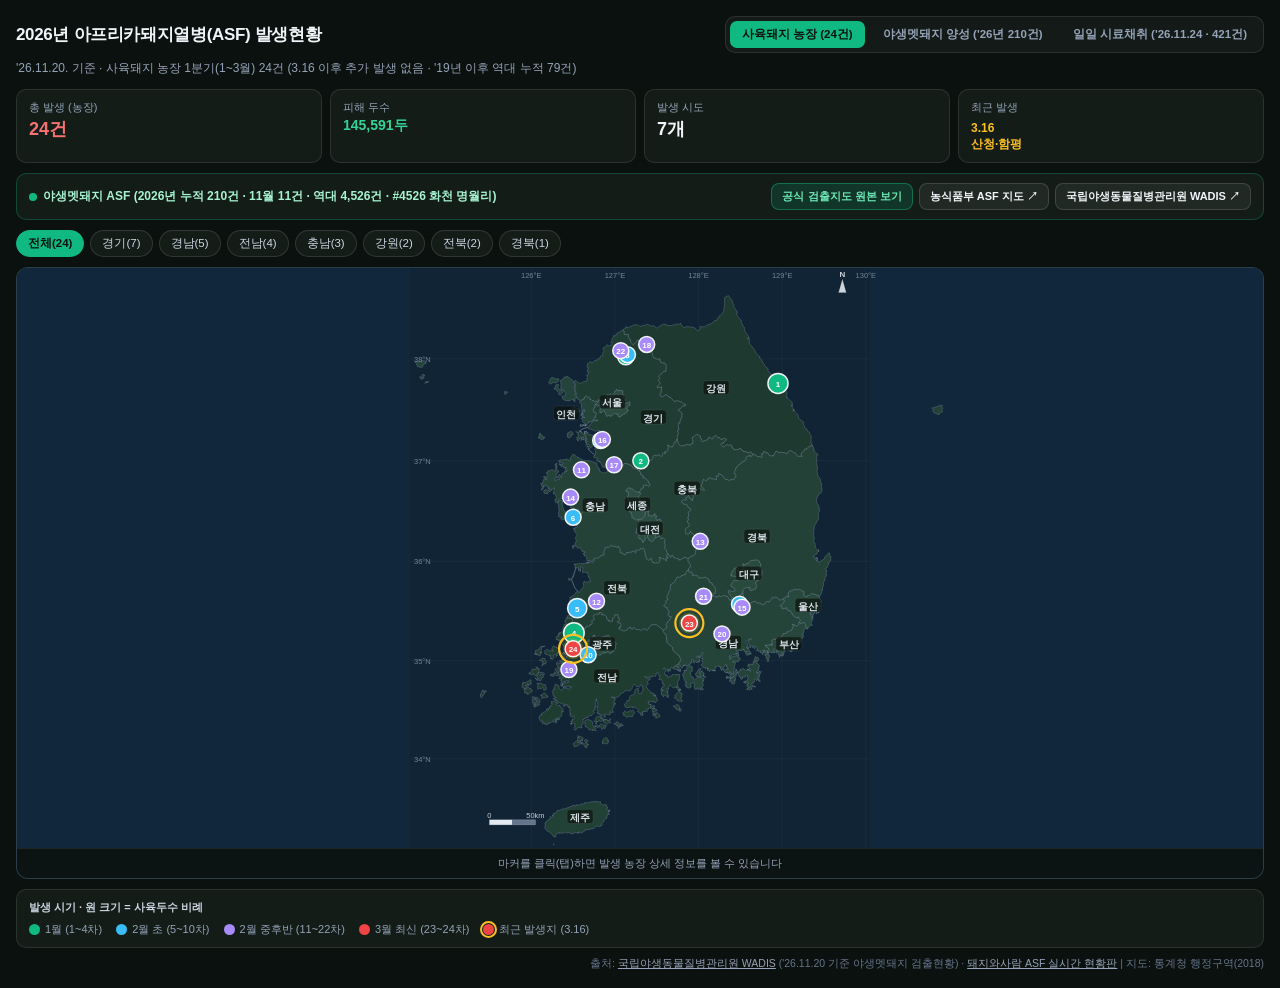
<file: asf_status.html>
<!DOCTYPE html>
<html lang="ko">
<head>
<meta charset="UTF-8"/>
<meta name="viewport" content="width=device-width,initial-scale=1.0,maximum-scale=1.0,user-scalable=no"/>
<title>2026 ASF 발생현황</title>
<style>
*{box-sizing:border-box;margin:0;padding:0}
body{font-family:'Pretendard','Noto Sans KR','Malgun Gothic','Apple SD Gothic Neo',sans-serif;background:#0b110e;color:#f1f5f9;padding:16px}
.top-header{display:flex;flex-wrap:wrap;align-items:center;justify-content:space-between;gap:10px;margin-bottom:6px}
h1{font-size:17px;font-weight:700;color:#f1f5f9;letter-spacing:-0.02em}
.mode-tabs{display:inline-flex;gap:6px;background:rgba(255,255,255,0.04);padding:4px;border-radius:10px;border:1px solid rgba(255,255,255,0.1)}
.mode-btn{font-size:11.5px;font-weight:600;padding:6px 12px;border:none;border-radius:7px;background:transparent;color:#94a3b8;cursor:pointer;transition:all .2s ease;white-space:nowrap}
.mode-btn:hover{color:#f1f5f9}
.mode-btn.on{background:#10b981;color:#0b110e;font-weight:700}
.sub{font-size:12px;color:#94a3b8;margin-bottom:12px;line-height:1.5}
.stats{display:grid;grid-template-columns:repeat(4,1fr);gap:8px;margin-bottom:10px}
.stat{background:#131c17;border-radius:10px;padding:10px 12px;border:1px solid rgba(255,255,255,0.1)}
.slbl{font-size:11px;color:#94a3b8}
.sval{font-size:18px;font-weight:700;margin-top:2px;color:#f1f5f9}
.sval.accent-red{color:#f87171}
.sval.accent-green{color:#34d399;font-size:14px}
.sval.accent-recent{font-size:12px;padding-top:3px;color:#fbbf24;line-height:1.35}
.sval-sub{display:block;font-size:10px;font-weight:500;color:#94a3b8;margin-top:2px}
.boar-bar{display:flex;flex-wrap:wrap;align-items:center;justify-content:space-between;gap:8px;background:#131c17;border:1px solid rgba(16,185,129,0.28);border-radius:10px;padding:9px 12px;margin-bottom:10px}
.boar-badge{display:inline-flex;align-items:center;gap:6px;font-size:12px;font-weight:600;color:#a7f3d0}
.boar-dot{width:8px;height:8px;border-radius:50%;background:#10b981;flex-shrink:0}
.portal-links{display:flex;flex-wrap:wrap;gap:6px}
.portal-btn{display:inline-flex;align-items:center;gap:4px;font-size:11px;font-weight:600;color:#f1f5f9;background:rgba(255,255,255,0.06);border:1px solid rgba(255,255,255,0.14);border-radius:8px;padding:5px 10px;text-decoration:none;cursor:pointer;transition:all .2s ease}
.portal-btn:hover{background:#10b981;color:#0b110e;border-color:#10b981}
.portal-btn.highlight{background:rgba(16,185,129,0.16);border-color:rgba(16,185,129,0.45);color:#6ee7b7}
.portal-btn.highlight:hover{background:#10b981;color:#0b110e}
.frow{display:flex;flex-wrap:wrap;gap:6px;margin-bottom:10px}
.fb{font-size:11.5px;padding:5px 11px;border:1px solid rgba(255,255,255,0.12);border-radius:20px;background:#131c17;color:#cbd5e1;cursor:pointer;transition:all .2s ease;-webkit-tap-highlight-color:transparent}
.fb:hover{border-color:rgba(16,185,129,0.5);color:#fff}
.fb.on{background:#10b981;color:#0b110e;border-color:#10b981;font-weight:700}
.mcard{border-radius:12px;overflow:hidden;border:1px solid rgba(255,255,255,0.12);background:#0f2233}
svg#MAP{display:block;width:100%;max-height:580px;height:auto;background:#11273b;margin:0 auto}
.hint{font-size:11px;color:#94a3b8;text-align:center;padding:7px 0;background:rgba(11,17,14,0.85);border-top:1px solid rgba(255,255,255,0.08)}
.monthly-card{display:none;background:#131c17;border-radius:10px;border:1px solid rgba(255,255,255,0.1);padding:12px 14px;margin-top:10px}
.monthly-card.show{display:block}
.monthly-head{display:flex;justify-content:space-between;align-items:center;margin-bottom:10px;gap:8px;flex-wrap:wrap}
.monthly-title{font-size:12px;font-weight:700;color:#e2e8f0}
.monthly-sub{font-size:11px;color:#94a3b8}
.monthly-bars{display:grid;grid-template-columns:repeat(11,1fr);gap:6px;align-items:end;height:96px;padding-top:18px}
.mbar-col{display:flex;flex-direction:column;align-items:center;gap:4px;height:100%;justify-content:flex-end}
.mbar-val{font-size:10px;font-weight:700;color:#cbd5e1}
.mbar-bar{width:100%;max-width:28px;border-radius:4px 4px 0 0;background:linear-gradient(180deg,#34d399,#059669);min-height:3px;transition:height .3s ease}
.mbar-bar.peak{background:linear-gradient(180deg,#f87171,#dc2626)}
.mbar-bar.recent{background:linear-gradient(180deg,#fbbf24,#d97706)}
.mbar-bar.zero{background:rgba(255,255,255,0.08)}
.mbar-lbl{font-size:10px;color:#94a3b8}
.sample-card{display:none;background:#131c17;border-radius:10px;border:1px solid rgba(255,255,255,0.1);padding:12px 14px;margin-top:10px}
.sample-card.show{display:block}
.sample-table-wrap{max-height:260px;overflow-y:auto;margin-top:8px;border:1px solid rgba(255,255,255,0.08);border-radius:8px}
.sample-table{width:100%;border-collapse:collapse;font-size:11.5px;text-align:center}
.sample-table thead th{position:sticky;top:0;background:#192620;color:#cbd5e1;padding:7px 6px;border-bottom:1px solid rgba(255,255,255,0.12);font-weight:700}
.sample-table tbody td{padding:6px 6px;border-bottom:1px solid rgba(255,255,255,0.06);color:#e2e8f0}
.sample-table tbody tr:hover{background:rgba(16,185,129,0.08);cursor:pointer}
.zone-pill{display:inline-block;padding:2px 7px;border-radius:999px;font-size:10px;font-weight:700}
.zone-pill.occ{background:rgba(239,68,68,0.18);color:#fca5a5}
.zone-pill.non{background:rgba(16,185,129,0.18);color:#6ee7b7}
.leg{background:#131c17;border-radius:10px;border:1px solid rgba(255,255,255,0.1);padding:10px 12px;margin-top:10px}
.ltit{font-size:11px;font-weight:600;color:#cbd5e1;margin-bottom:7px}
.lrow{display:flex;flex-wrap:wrap;gap:7px 14px}
.li{display:flex;align-items:center;gap:5px;font-size:11px;color:#94a3b8}
.ld{width:11px;height:11px;border-radius:50%;flex-shrink:0}
.note{font-size:10.5px;color:#64748b;text-align:right;margin-top:8px;line-height:1.5}
.note a{color:#94a3b8;text-decoration:underline}
.sbg{display:none;position:fixed;inset:0;background:rgba(0,0,0,0.65);backdrop-filter:blur(4px);z-index:200}
.sbg.show{display:block}
.sht{position:fixed;bottom:0;left:0;right:0;background:#131c17;border-top:1px solid rgba(255,255,255,0.14);border-radius:18px 18px 0 0;padding:16px 20px 30px;z-index:201;transform:translateY(100%);transition:transform .28s cubic-bezier(.4,0,.2,1);max-width:640px;margin:0 auto}
.sbg.show .sht{transform:translateY(0)}
.shdl{width:36px;height:4px;background:rgba(255,255,255,0.2);border-radius:2px;margin:0 auto 14px}
.shbdg{display:inline-block;font-size:11px;font-weight:700;padding:3px 10px;border-radius:20px;margin-bottom:8px}
.shtit{font-size:15px;font-weight:700;color:#f1f5f9;margin-bottom:10px;line-height:1.4}
.shr{display:flex;padding:7px 0;border-bottom:1px solid rgba(255,255,255,0.08);font-size:13px;gap:8px}
.shr:last-child{border:none}
.shk{color:#94a3b8;width:82px;flex-shrink:0}
.shv{color:#f1f5f9;font-weight:500;line-height:1.45}
.shx{float:right;width:32px;height:32px;border-radius:50%;border:none;background:rgba(255,255,255,0.08);color:#e2e8f0;font-size:18px;cursor:pointer;display:flex;align-items:center;justify-content:center;margin-top:-6px}
.shx:hover{background:rgba(255,255,255,0.18)}
/* 공식 원본 지도 이미지 모달 */
.img-modal-bg{display:none;position:fixed;inset:0;background:rgba(0,0,0,0.82);backdrop-filter:blur(6px);z-index:300;align-items:flex-start;justify-content:center;padding:24px 16px;overflow-y:auto}
.img-modal-bg.show{display:flex}
.img-modal-box{background:#131c17;border:1px solid rgba(255,255,255,0.16);border-radius:16px;max-width:860px;width:100%;max-height:90vh;display:flex;flex-direction:column;overflow:hidden;box-shadow:0 20px 50px rgba(0,0,0,0.6)}
.img-modal-head{display:flex;align-items:center;justify-content:space-between;padding:12px 16px;border-bottom:1px solid rgba(255,255,255,0.1);gap:10px}
.img-modal-title{font-size:13.5px;font-weight:700;color:#f1f5f9}
.img-modal-actions{display:flex;align-items:center;gap:8px}
.img-modal-open{font-size:11.5px;font-weight:600;color:#0b110e;background:#10b981;padding:5px 10px;border-radius:8px;text-decoration:none}
.img-modal-open:hover{background:#059669}
.img-modal-close{width:32px;height:32px;border-radius:50%;border:none;background:rgba(255,255,255,0.1);color:#f1f5f9;font-size:18px;cursor:pointer;display:flex;align-items:center;justify-content:center}
.img-modal-close:hover{background:rgba(255,255,255,0.22)}
.img-modal-body{overflow:auto;padding:12px;background:#0b110e;text-align:center}
.img-modal-body img{max-width:100%;height:auto;border-radius:8px;display:block;margin:0 auto}
@media (max-width: 600px){
  .stats{grid-template-columns:repeat(2,1fr)}
  .monthly-bars{gap:3px}
}
</style>
</head>
<body>
<div class="top-header">
  <h1>2026년 아프리카돼지열병(ASF) 발생현황</h1>
  <div class="mode-tabs" role="tablist" aria-label="ASF 발생현황 구분">
    <button type="button" class="mode-btn on" id="btnModeFarm" onclick="switchMode('farm')">사육돼지 농장 (24건)</button>
    <button type="button" class="mode-btn" id="btnModeWild" onclick="switchMode('wild')">야생멧돼지 양성 ('26년 210건)</button>
    <button type="button" class="mode-btn" id="btnModeSample" onclick="switchMode('sample')">일일 시료채취 ('26.11.24 · 421건)</button>
  </div>
</div>
<div class="sub" id="subSummary">'26.11.20. 기준 · 사육돼지 농장 1분기(1~3월) 24건 (3.16 이후 추가 발생 없음 · '19년 이후 역대 누적 79건)</div>
<div class="stats">
  <div class="stat"><div class="slbl" id="lblStat1">총 발생 (농장)</div><div class="sval accent-red" id="statCount">-</div></div>
  <div class="stat"><div class="slbl" id="lblStat2">피해 두수</div><div class="sval accent-green" id="statHeads">-</div></div>
  <div class="stat"><div class="slbl" id="lblStat3">발생 시도</div><div class="sval" id="statSidos">-</div></div>
  <div class="stat"><div class="slbl" id="lblStat4">최근 발생</div><div class="sval accent-recent" id="statRecent">3.16<br>산청·함평</div></div>
</div>
<div class="boar-bar">
  <div class="boar-badge">
    <span class="boar-dot"></span>
    <span id="boarBadgeText">야생멧돼지 ASF (2026년 누적 210건 · 11월 11건 · 역대 4,526건 · #4526 화천 명월리)</span>
  </div>
  <div class="portal-links">
    <button type="button" class="portal-btn highlight" onclick="openOfficialMapModal()">공식 검출지도 원본 보기</button>
    <a class="portal-btn" href="https://www.mafra.go.kr/FMD-AI2/map/ASF/ASF_map.jsp" target="_blank" rel="noopener noreferrer">농식품부 ASF 지도 ↗</a>
    <a class="portal-btn" href="https://wadis.go.kr/" target="_blank" rel="noopener noreferrer">국립야생동물질병관리원 WADIS ↗</a>
  </div>
</div>
<div class="frow" id="filterRow"></div>
<div class="mcard">
  <svg id="MAP" viewBox="0 0 460 580" xmlns="http://www.w3.org/2000/svg"></svg>
  <div class="hint" id="mapHint">마커를 클릭(탭)하면 발생 농장 상세 정보를 볼 수 있습니다</div>
</div>
<div class="monthly-card" id="monthlyCard">
  <div class="monthly-head">
    <div class="monthly-title">2026년 야생멧돼지 ASF 월별 검출 추이 (총 210건)</div>
    <div class="monthly-sub">역대 누적: '19(55) · '20(856) · '21(964) · '22(878) · '23(735) · '24(719) · '25(109) · '26(210) = 4,526건</div>
  </div>
  <div class="monthly-bars" id="monthlyBars"></div>
</div>
<div class="sample-card" id="sampleCard">
  <div class="monthly-head">
    <div class="monthly-title">26.11.24 일일 ASF 시료채취 현황 (총 421건 · 46개 지자체)</div>
    <div class="monthly-sub">발생지역 155건 (폐사체 10·수렵 133·트랩 12) / 비발생지역 266건 (폐사체 3·수렵 263)</div>
  </div>
  <div class="sample-table-wrap">
    <table class="sample-table">
      <thead>
        <tr>
          <th>구분</th>
          <th>지자체</th>
          <th>폐사체</th>
          <th>수렵</th>
          <th>포획트랩</th>
          <th>합계</th>
        </tr>
      </thead>
      <tbody id="sampleTableBody"></tbody>
    </table>
  </div>
</div>
<div class="leg">
  <div class="ltit" id="legTitle">발생 시기 &nbsp;·&nbsp; 원 크기 = 사육두수 비례</div>
  <div class="lrow" id="legRow"></div>
</div>
<div class="note">출처: <a href="https://wadis.go.kr/" target="_blank" rel="noopener noreferrer">국립야생동물질병관리원 WADIS</a> ('26.11.20 기준 야생멧돼지 검출현황) · <a href="https://www.pigpeople.net/news/article.html?no=12681" target="_blank" rel="noopener noreferrer">돼지와사람 ASF 실시간 현황판</a> | 지도: 통계청 행정구역(2018)</div>

<div class="sbg" id="sbg" onclick="csh(event)">
  <div class="sht" onclick="event.stopPropagation()">
    <div class="shdl"></div><button type="button" class="shx" id="shxb" aria-label="닫기">×</button>
    <div id="sbdg" class="shbdg"></div>
    <div id="stit" class="shtit"></div>
    <div class="shr"><span class="shk" id="k1">발생일</span><span id="sdt" class="shv"></span></div>
    <div class="shr"><span class="shk" id="k2">주소</span><span id="sad" class="shv"></span></div>
    <div class="shr"><span class="shk" id="k3">사육두수</span><span id="shd" class="shv"></span></div>
    <div class="shr"><span class="shk" id="k4">시·도</span><span id="ssd" class="shv"></span></div>
  </div>
</div>

<div class="img-modal-bg" id="imgModal" onclick="closeOfficialMapModal(event)">
  <div class="img-modal-box" onclick="event.stopPropagation()">
    <div class="img-modal-head">
      <div class="img-modal-title">아프리카돼지열병(ASF) 공식 검출현황 지도 및 지역별 월별 표 ('26.11.20 기준)</div>
      <div class="img-modal-actions">
        <a class="img-modal-open" href="images/asf_official_20261120.png" target="_blank" rel="noopener noreferrer">새 탭에서 크게 보기 ↗</a>
        <button type="button" class="img-modal-close" onclick="closeOfficialMapModal()" aria-label="닫기">×</button>
      </div>
    </div>
    <div class="img-modal-body">
      <img src="images/asf_official_20261120.png" alt="아프리카돼지열병(ASF) 검출현황 '26.11.20 기준 공식 지도 및 지역별 월별 검출표"/>
    </div>
  </div>
</div>

<script>
// ── 내장 GeoJSON (통계청 행정구역 2018, 단순화) ──────────────
const GEOJSON = {"type":"FeatureCollection","features":[{"type":"Feature","properties":{"name":"서울특별시","base_year":"2018","name_eng":"Seoul","code":"11"},"geometry":{"type":"Polygon","coordinates":[[[127.0221,37.6997],[127.0324,37.6918],[127.0486,37.6941],[127.0518,37.6858],[127.0634,37.6949],[127.096,37.6891],[127.0927,37.6486],[127.1113,37.6424],[127.1041,37.6217],[127.1162,37.6189],[127.1181,37.6055],[127.1011,37.5761],[127.1049,37.5564],[127.1772,37.5812],[127.1835,37.5452],[127.1632,37.545],[127.1458,37.5219],[127.1411,37.5055],[127.1614,37.5],[127.1471,37.4772],[127.1329,37.4746],[127.1169,37.4586],[127.1043,37.4622],[127.0879,37.4449],[127.0722,37.4422],[127.0696,37.4306],[127.0535,37.4288],[127.0356,37.439],[127.0319,37.4655],[127.0151,37.4548],[126.997,37.4672],[126.963,37.4403],[126.9402,37.4357],[126.9284,37.4502],[126.9066,37.4336],[126.8863,37.4564],[126.8695,37.4943],[126.8466,37.4816],[126.845,37.4736],[126.8147,37.4748],[126.8233,37.4879],[126.813,37.4964],[126.827,37.5085],[126.8221,37.5407],[126.8072,37.5437],[126.7944,37.5358],[126.7645,37.5554],[126.7778,37.5599],[126.7824,37.5736],[126.8007,37.5878],[126.7999,37.6025],[126.8536,37.5718],[126.8763,37.5782],[126.8853,37.5939],[126.8996,37.5898],[126.9123,37.6443],[126.9048,37.6491],[126.9241,37.6461],[126.9475,37.6592],[126.9571,37.6528],[126.9633,37.6332],[126.9584,37.6295],[126.9754,37.6317],[126.9859,37.6406],[126.9797,37.656],[126.994,37.6668],[126.9922,37.6796],[127.0087,37.6844],[127.0154,37.7015],[127.0221,37.6997]]]}},{"type":"Feature","properties":{"name":"부산광역시","base_year":"2018","name_eng":"Busan","code":"21"},"geometry":{"type":"MultiPolygon","coordinates":[[[[128.8287,35.09],[128.8352,35.0864],[128.8326,35.0579],[128.8458,35.0595],[128.8512,35.0421],[128.8349,35.0156],[128.8399,34.9975],[128.8285,34.9886],[128.8182,35.0043],[128.8272,35.0136],[128.8047,35.0239],[128.815,35.0252],[128.8073,35.0328],[128.8123,35.04],[128.7976,35.0491],[128.8033,35.0554],[128.7908,35.0544],[128.791,35.0617],[128.8324,35.0713],[128.8324,35.0776],[128.8115,35.0776],[128.8287,35.09]]],[[[128.9593,35.0501],[128.9503,35.0818],[128.956,35.1064],[128.9488,35.1071],[128.9321,35.0738],[128.9391,35.1087],[128.9331,35.1103],[128.9302,35.0927],[128.9132,35.0876],[128.9112,35.0789],[128.8952,35.0789],[128.9056,35.1181],[128.8976,35.1203],[128.8842,35.0793],[128.8692,35.0814],[128.8708,35.0887],[128.8389,35.0821],[128.8207,35.097],[128.8417,35.106],[128.8378,35.124],[128.8021,35.1419],[128.7945,35.1585],[128.8275,35.1556],[128.8674,35.1677],[128.8721,35.1626],[128.8652,35.1582],[128.8763,35.1517],[128.8814,35.1613],[128.8724,35.1723],[128.8811,35.1718],[128.8817,35.1822],[128.8704,35.2016],[128.879,35.21],[128.9084,35.2168],[128.9093,35.2229],[128.9201,35.2164],[128.944,35.2283],[128.9897,35.2317],[129.0135,35.2738],[129.0475,35.2742],[129.0584,35.2948],[129.0743,35.2908],[129.0884,35.3026],[129.1086,35.3046],[129.1346,35.3515],[129.1182,35.369],[129.1761,35.3514],[129.1988,35.3665],[129.1936,35.3821],[129.1994,35.389],[129.2185,35.379],[129.2655,35.3871],[129.2822,35.3653],[129.2797,35.3414],[129.2999,35.336],[129.3057,35.3246],[129.3035,35.3297],[129.3019,35.3202],[129.2915,35.3181],[129.2807,35.3265],[129.262,35.3154],[129.2556,35.2748],[129.234,35.2622],[129.2521,35.2602],[129.2534,35.2465],[129.2445,35.2443],[129.2499,35.2408],[129.2393,35.2212],[129.2273,35.2243],[129.222,35.2126],[129.2302,35.1982],[129.2241,35.1858],[129.2009,35.1794],[129.1944,35.1602],[129.1817,35.1548],[129.1642,35.159],[129.15,35.1514],[129.1533,35.158],[129.1463,35.1534],[129.1339,35.1624],[129.1346,35.1548],[129.1185,35.1526],[129.1089,35.1328],[129.1178,35.1321],[129.1128,35.125],[129.1224,35.1321],[129.128,35.1108],[129.124,35.0993],[129.1105,35.1011],[129.1095,35.0915],[129.1106,35.1007],[129.1051,35.0919],[129.0952,35.0939],[129.093,35.1093],[129.0904,35.1036],[129.0655,35.1091],[129.0738,35.1168],[129.0655,35.129],[129.0561,35.118],[129.0527,35.1257],[129.0487,35.1207],[129.0553,35.116],[129.0473,35.1166],[129.0379,35.0971],[129.0252,35.0935],[129.0156,35.0532],[129.0106,35.0517],[129.0025,35.0862],[128.9926,35.0801],[129.0014,35.0484],[129.007,35.0489],[128.9925,35.0452],[128.9884,35.058],[128.9728,35.0569],[128.9828,35.0514],[128.9697,35.0474],[128.978,35.0402],[128.9656,35.0324],[128.9676,35.0438],[128.9593,35.0501]],[[129.0995,35.0915],[129.0995,35.0915]]]]}},{"type":"Feature","properties":{"name":"대구광역시","base_year":"2018","name_eng":"Daegu","code":"22"},"geometry":{"type":"Polygon","coordinates":[[[128.696,36.0156],[128.7269,36.0032],[128.7349,35.993],[128.731,35.9854],[128.7462,35.9729],[128.7367,35.9296],[128.7569,35.9127],[128.7613,35.8875],[128.7598,35.8661],[128.7508,35.8575],[128.7375,35.8512],[128.7219,35.8569],[128.7251,35.8362],[128.7086,35.8266],[128.7175,35.8068],[128.6825,35.7901],[128.6955,35.7557],[128.691,35.7309],[128.6832,35.7215],[128.6635,35.7205],[128.624,35.7023],[128.6139,35.7098],[128.6124,35.7385],[128.5896,35.7315],[128.5824,35.7383],[128.5648,35.7368],[128.5279,35.7127],[128.5318,35.6833],[128.5076,35.6729],[128.5062,35.6396],[128.4465,35.6384],[128.413,35.6166],[128.3714,35.6094],[128.3884,35.6179],[128.4015,35.639],[128.3582,35.6808],[128.3518,35.704],[128.3589,35.7087],[128.4122,35.6958],[128.4321,35.7049],[128.4318,35.7256],[128.3912,35.7484],[128.3835,35.7601],[128.4208,35.8094],[128.4704,35.8059],[128.4828,35.8159],[128.4811,35.8301],[128.45,35.8467],[128.3835,35.8528],[128.399,35.8999],[128.4071,35.9007],[128.4249,35.928],[128.4503,35.935],[128.4542,35.9431],[128.4764,35.9344],[128.4684,35.8995],[128.4906,35.8976],[128.5015,35.8868],[128.5077,35.907],[128.5344,35.9353],[128.5288,35.9804],[128.5533,35.9608],[128.5571,35.9722],[128.6029,35.9859],[128.6187,36.0064],[128.696,36.0156]]]}},{"type":"Feature","properties":{"name":"인천광역시","base_year":"2018","name_eng":"Incheon","code":"23"},"geometry":{"type":"MultiPolygon","coordinates":[[[[126.4821,37.2442],[126.4821,37.2442]]],[[[126.108,37.2723],[126.1177,37.2479],[126.128,37.252],[126.1408,37.2375],[126.1657,37.2307],[126.1436,37.2225],[126.1475,37.2138],[126.1173,37.2092],[126.1113,37.2236],[126.1012,37.2222],[126.1025,37.2299],[126.0847,37.2219],[126.1002,37.2721],[126.108,37.2723]]],[[[126.4821,37.2442],[126.4588,37.224],[126.4326,37.2325],[126.4285,37.2626],[126.4361,37.2657],[126.434,37.2743],[126.4482,37.272],[126.4504,37.2802],[126.4703,37.2882],[126.4878,37.2832],[126.4976,37.277],[126.5018,37.2581],[126.4762,37.2535],[126.4821,37.2442]]],[[[126.5028,37.5308],[126.5158,37.5341],[126.5249,37.5249],[126.5649,37.5144],[126.5824,37.4892],[126.5063,37.4657],[126.4854,37.4445],[126.4423,37.4208],[126.4189,37.4219],[126.4133,37.4352],[126.4,37.4338],[126.404,37.4396],[126.3951,37.4461],[126.3808,37.435],[126.364,37.4422],[126.3716,37.4472],[126.3562,37.4632],[126.3595,37.4734],[126.3732,37.4719],[126.4183,37.497],[126.4758,37.4997],[126.4942,37.5078],[126.5028,37.5308]]],[[[126.6555,37.6379],[126.6945,37.6203],[126.7054,37.6121],[126.7047,37.6025],[126.7141,37.6039],[126.7255,37.5919],[126.7443,37.5925],[126.7522,37.5797],[126.7677,37.5882],[126.7937,37.5816],[126.7778,37.5599],[126.7645,37.5554],[126.7601,37.518],[126.7416,37.5088],[126.7424,37.4869],[126.7782,37.4718],[126.7804,37.455],[126.7707,37.4485],[126.7692,37.4275],[126.7533,37.4227],[126.7516,37.4109],[126.7214,37.3826],[126.6852,37.3867],[126.6956,37.3832],[126.6646,37.35],[126.642,37.3471],[126.6541,37.3436],[126.6134,37.3474],[126.6103,37.3374],[126.6093,37.3435],[126.5806,37.3373],[126.5963,37.3472],[126.583,37.3472],[126.5829,37.3548],[126.639,37.355],[126.6219,37.3546],[126.6209,37.3477],[126.6414,37.3477],[126.6515,37.3529],[126.6427,37.355],[126.6544,37.3559],[126.6099,37.3871],[126.6097,37.4162],[126.5982,37.4161],[126.6041,37.4243],[126.6328,37.4269],[126.6373,37.4212],[126.6346,37.4305],[126.6102,37.4301],[126.6142,37.4374],[126.6078,37.4411],[126.6187,37.4447],[126.6117,37.454],[126.5943,37.4383],[126.5934,37.4549],[126.6032,37.4567],[126.5909,37.462],[126.6242,37.4577],[126.6142,37.4666],[126.625,37.4666],[126.6124,37.4772],[126.6037,37.4656],[126.5958,37.4731],[126.6063,37.4863],[126.6051,37.4801],[126.6168,37.4835],[126.6099,37.4874],[126.6252,37.4924],[126.6377,37.4823],[126.6275,37.4934],[126.6407,37.496],[126.6395,37.5042],[126.6046,37.4959],[126.5965,37.5486],[126.607,37.5545],[126.5886,37.564],[126.5748,37.5883],[126.6144,37.6063],[126.6257,37.6026],[126.6372,37.6267],[126.6555,37.6379]],[[126.6526,37.3535],[126.6444,37.3475],[126.6628,37.3509],[126.6526,37.3535]]],[[[125.7089,37.6787],[125.7165,37.6744],[125.7068,37.6633],[125.6842,37.6528],[125.6781,37.6793],[125.7089,37.6787]]],[[[126.3296,37.7463],[126.3185,37.73],[126.3194,37.7126],[126.3429,37.6975],[126.3663,37.6946],[126.379,37.6823],[126.3732,37.6658],[126.341,37.6441],[126.3257,37.6566],[126.3287,37.6702],[126.3188,37.6819],[126.2694,37.7107],[126.2876,37.714],[126.2925,37.7447],[126.318,37.7524],[126.3296,37.7463]]],[[[124.7706,37.7785],[124.7653,37.7665],[124.7519,37.7709],[124.7274,37.761],[124.7407,37.7782],[124.7706,37.7785]]],[[[126.2664,37.8153],[126.2947,37.8018],[126.3275,37.8058],[126.3313,37.7897],[126.315,37.7737],[126.2908,37.7629],[126.2787,37.7689],[126.2483,37.7656],[126.2328,37.7511],[126.205,37.7685],[126.2222,37.7869],[126.2232,37.805],[126.2405,37.8173],[126.2664,37.8153]]],[[[126.4388,37.8246],[126.5059,37.7833],[126.5116,37.7623],[126.5264,37.7476],[126.5125,37.717],[126.5254,37.7019],[126.5169,37.6747],[126.5322,37.6651],[126.5221,37.6462],[126.544,37.6184],[126.5203,37.6107],[126.5151,37.5969],[126.5238,37.5979],[126.518,37.5921],[126.5262,37.5866],[126.5173,37.58],[126.5032,37.5904],[126.5129,37.5994],[126.4796,37.6053],[126.4618,37.5893],[126.405,37.5939],[126.3701,37.6135],[126.3775,37.6193],[126.3657,37.6351],[126.3977,37.6401],[126.411,37.6521],[126.4036,37.6758],[126.3881,37.69],[126.3913,37.6956],[126.3592,37.7036],[126.3514,37.7155],[126.357,37.7411],[126.3495,37.7897],[126.387,37.8071],[126.3925,37.8232],[126.4139,37.8219],[126.4267,37.8316],[126.4388,37.8246]]],[[[124.7161,37.8256],[124.7161,37.8256]]],[[[124.7161,37.8256],[124.7179,37.8138],[124.7028,37.8047],[124.6905,37.8082],[124.6852,37.7995],[124.6795,37.8022],[124.6839,37.8139],[124.6625,37.8217],[124.6765,37.8198],[124.7034,37.8497],[124.7278,37.8406],[124.715,37.8336],[124.7161,37.8256]]],[[[124.6872,37.9805],[124.7218,37.9815],[124.7463,37.9591],[124.733,37.9623],[124.7301,37.9573],[124.7382,37.9537],[124.7079,37.9446],[124.7,37.9199],[124.6913,37.9166],[124.6394,37.9239],[124.6258,37.9544],[124.6097,37.97],[124.6168,37.9795],[124.6406,37.9687],[124.6872,37.9805]]]]}},{"type":"Feature","properties":{"name":"광주광역시","base_year":"2018","name_eng":"Gwangju","code":"24"},"geometry":{"type":"Polygon","coordinates":[[[126.7634,35.2565],[126.7553,35.2344],[126.8054,35.2183],[126.8796,35.2515],[126.8895,35.2467],[126.9094,35.2584],[126.9294,35.2524],[126.9655,35.2034],[126.9586,35.1931],[126.9681,35.1811],[127.0,35.1888],[127.0214,35.173],[127.0077,35.1559],[127.0113,35.1256],[126.9892,35.1099],[126.989,35.095],[126.9628,35.0872],[126.9519,35.0732],[126.9323,35.0744],[126.918,35.0915],[126.892,35.078],[126.8556,35.0784],[126.8441,35.0654],[126.8073,35.051],[126.7952,35.0611],[126.7744,35.0527],[126.7651,35.0644],[126.7567,35.0582],[126.7541,35.0669],[126.7713,35.0702],[126.7619,35.091],[126.7327,35.1129],[126.6675,35.1051],[126.6691,35.1113],[126.6517,35.1205],[126.6533,35.144],[126.645,35.1466],[126.6542,35.1646],[126.6721,35.1731],[126.6532,35.1925],[126.6771,35.191],[126.6871,35.2152],[126.7026,35.2076],[126.7177,35.2124],[126.7372,35.2529],[126.7634,35.2565]]]}},{"type":"Feature","properties":{"name":"대전광역시","base_year":"2018","name_eng":"Daejeon","code":"25"},"geometry":{"type":"Polygon","coordinates":[[[127.3989,36.4891],[127.3999,36.4589],[127.4075,36.4548],[127.4359,36.4564],[127.4513,36.4493],[127.4703,36.4737],[127.484,36.4766],[127.4783,36.4573],[127.5045,36.4519],[127.4897,36.4341],[127.5016,36.4087],[127.5243,36.4234],[127.5423,36.4193],[127.5597,36.3982],[127.5392,36.3979],[127.5249,36.3875],[127.5224,36.3543],[127.5006,36.3393],[127.499,36.3057],[127.4912,36.297],[127.4988,36.2828],[127.486,36.2612],[127.49,36.2335],[127.4679,36.223],[127.4696,36.2152],[127.4411,36.1948],[127.408,36.2129],[127.3993,36.2325],[127.3873,36.2342],[127.3898,36.2628],[127.3776,36.2715],[127.3629,36.2691],[127.3645,36.2198],[127.334,36.1831],[127.3336,36.2007],[127.323,36.2037],[127.3153,36.2213],[127.3036,36.2297],[127.2973,36.2215],[127.2818,36.2358],[127.2794,36.2524],[127.2918,36.2647],[127.2588,36.2761],[127.2467,36.291],[127.2598,36.2957],[127.2598,36.3272],[127.2791,36.3448],[127.2706,36.3609],[127.281,36.3749],[127.2821,36.4146],[127.341,36.431],[127.3586,36.4559],[127.3602,36.4885],[127.3839,36.5002],[127.3989,36.4891]]]}},{"type":"Feature","properties":{"name":"울산광역시","base_year":"2018","name_eng":"Ulsan","code":"26"},"geometry":{"type":"Polygon","coordinates":[[[129.1595,35.7159],[129.1765,35.7157],[129.1813,35.7238],[129.1981,35.7145],[129.2071,35.7214],[129.234,35.7039],[129.2569,35.7007],[129.2626,35.6911],[129.2555,35.6605],[129.2964,35.6435],[129.3045,35.6572],[129.3278,35.6588],[129.3536,35.6794],[129.4498,35.6511],[129.4411,35.6319],[129.4628,35.6069],[129.4647,35.5864],[129.4527,35.5784],[129.4586,35.5578],[129.4535,35.5281],[129.4387,35.5286],[129.4392,35.5198],[129.4499,35.5248],[129.4477,35.509],[129.4328,35.511],[129.4436,35.5026],[129.4321,35.4934],[129.4449,35.4921],[129.4313,35.4782],[129.4252,35.485],[129.4062,35.472],[129.4084,35.4933],[129.3958,35.5012],[129.3964,35.5134],[129.3766,35.538],[129.3724,35.5236],[129.3858,35.5164],[129.3874,35.5019],[129.3632,35.5042],[129.3793,35.4999],[129.3911,35.4783],[129.3857,35.4849],[129.3748,35.4624],[129.363,35.4604],[129.3687,35.4542],[129.3545,35.4592],[129.3312,35.4856],[129.3499,35.4482],[129.3598,35.4479],[129.3552,35.4383],[129.3695,35.449],[129.3665,35.437],[129.3736,35.4312],[129.3528,35.4269],[129.3642,35.4248],[129.3639,35.4152],[129.3563,35.4133],[129.3626,35.4065],[129.354,35.4025],[129.3446,35.3781],[129.3608,35.3572],[129.3353,35.356],[129.3116,35.3295],[129.2797,35.3414],[129.2822,35.3653],[129.2655,35.3871],[129.2185,35.379],[129.2012,35.3878],[129.2191,35.4077],[129.2002,35.4241],[129.197,35.4389],[129.1656,35.4321],[129.1218,35.4634],[129.1053,35.4965],[129.0526,35.5145],[129.0558,35.5323],[129.013,35.5231],[128.9954,35.5278],[128.9966,35.544],[128.9893,35.5516],[128.9809,35.5464],[128.9724,35.5571],[129.0228,35.5913],[129.023,35.6134],[129.0079,35.6162],[129.0061,35.6235],[129.0209,35.6351],[129.037,35.6325],[129.0469,35.6505],[129.0809,35.6433],[129.0672,35.6713],[129.0805,35.6959],[129.1368,35.7129],[129.142,35.7243],[129.1595,35.7159]]]}},{"type":"Feature","properties":{"name":"세종특별자치시","base_year":"2018","name_eng":"Sejongsi","code":"29"},"geometry":{"type":"Polygon","coordinates":[[[127.1721,36.7308],[127.2031,36.7261],[127.248,36.6951],[127.3041,36.685],[127.3051,36.6676],[127.2757,36.6398],[127.2794,36.6335],[127.2922,36.6356],[127.3066,36.6009],[127.2996,36.5863],[127.3214,36.5838],[127.3381,36.5623],[127.3775,36.5678],[127.3725,36.5597],[127.3839,36.5415],[127.405,36.5373],[127.4086,36.5237],[127.3976,36.5206],[127.4106,36.4963],[127.3961,36.4917],[127.3839,36.5002],[127.3602,36.4885],[127.3586,36.4559],[127.3291,36.4233],[127.2628,36.4167],[127.2508,36.4068],[127.2423,36.4186],[127.1989,36.4399],[127.2047,36.4593],[127.192,36.4747],[127.1947,36.4896],[127.1771,36.4926],[127.17,36.509],[127.1823,36.5214],[127.1742,36.5422],[127.1918,36.546],[127.1868,36.5529],[127.2078,36.578],[127.193,36.5808],[127.1914,36.5939],[127.1559,36.606],[127.1501,36.619],[127.1605,36.6245],[127.1532,36.6452],[127.1606,36.6561],[127.1549,36.6643],[127.1641,36.6785],[127.1614,36.6902],[127.1571,36.6957],[127.1417,36.69],[127.1277,36.7085],[127.1596,36.7328],[127.1721,36.7308]]]}},{"type":"Feature","properties":{"name":"경기도","base_year":"2018","name_eng":"Gyeonggi-do","code":"31"},"geometry":{"type":"MultiPolygon","coordinates":[[[[126.7427,37.038],[126.7427,37.038]]],[[[126.7427,37.038],[126.7567,37.0555],[126.6742,37.1172],[126.6847,37.1191],[126.6796,37.1431],[126.6603,37.138],[126.6962,37.151],[126.6825,37.1605],[126.6498,37.1546],[126.6611,37.163],[126.6536,37.181],[126.66,37.1764],[126.6699,37.1892],[126.6496,37.1835],[126.6609,37.2209],[126.6478,37.244],[126.6538,37.2694],[126.6327,37.287],[126.6464,37.2785],[126.6614,37.2913],[126.6293,37.2849],[126.6617,37.2925],[126.6618,37.2779],[126.6842,37.281],[126.672,37.2732],[126.6796,37.2572],[126.698,37.2611],[126.734,37.2494],[126.7563,37.2543],[126.7651,37.2452],[126.7751,37.2474],[126.783,37.2297],[126.7783,37.2458],[126.7896,37.2441],[126.7907,37.2671],[126.8112,37.2676],[126.8048,37.2937],[126.8192,37.2905],[126.8414,37.2677],[126.8381,37.2761],[126.8168,37.298],[126.7676,37.2925],[126.6764,37.3202],[126.6713,37.329],[126.6162,37.3138],[126.578,37.2928],[126.5858,37.291],[126.5839,37.2846],[126.589,37.2902],[126.6098,37.2794],[126.5892,37.29],[126.5855,37.284],[126.6243,37.264],[126.6368,37.2724],[126.6415,37.2626],[126.6427,37.2713],[126.6312,37.2809],[126.642,37.2728],[126.6369,37.2536],[126.6546,37.2251],[126.6528,37.1998],[126.645,37.1922],[126.6468,37.211],[126.6295,37.2183],[126.626,37.2024],[126.622,37.2362],[126.6188,37.2295],[126.5884,37.2333],[126.6152,37.2095],[126.6049,37.2123],[126.5954,37.1983],[126.6048,37.2124],[126.6013,37.2215],[126.5906,37.2135],[126.576,37.2208],[126.5624,37.193],[126.5446,37.206],[126.544,37.215],[126.5571,37.2179],[126.5408,37.2288],[126.5693,37.237],[126.561,37.2423],[126.5586,37.2668],[126.5329,37.2891],[126.5617,37.2773],[126.5772,37.2901],[126.5717,37.2978],[126.5779,37.2931],[126.6073,37.3132],[126.6904,37.3353],[126.6885,37.3488],[126.7032,37.3513],[126.731,37.3866],[126.742,37.3826],[126.7339,37.3891],[126.7439,37.3984],[126.7916,37.3931],[126.7878,37.4078],[126.7845,37.3921],[126.749,37.4036],[126.7533,37.4227],[126.7692,37.4275],[126.7707,37.4485],[126.7804,37.455],[126.7782,37.4718],[126.7424,37.4869],[126.7416,37.5088],[126.7601,37.518],[126.7662,37.5542],[126.7944,37.5358],[126.8072,37.5437],[126.8221,37.5407],[126.827,37.5085],[126.813,37.4964],[126.8233,37.4879],[126.8147,37.4748],[126.845,37.4736],[126.8466,37.4816],[126.8695,37.4943],[126.903,37.4341],[126.9284,37.4502],[126.9402,37.4357],[126.9629,37.4403],[126.9746,37.4544],[127.0037,37.4677],[127.0145,37.4549],[127.0346,37.4642],[127.0356,37.439],[127.0657,37.4292],[127.0722,37.4422],[127.0879,37.4449],[127.1043,37.4622],[127.1169,37.4586],[127.1574,37.4891],[127.1612,37.5004],[127.14,37.5086],[127.1632,37.545],[127.1835,37.5452],[127.1772,37.5812],[127.1049,37.5564],[127.1011,37.5761],[127.1181,37.6055],[127.1162,37.6189],[127.1041,37.6217],[127.1113,37.6424],[127.0927,37.6486],[127.096,37.6891],[127.0634,37.6949],[127.0518,37.6858],[127.0486,37.6941],[127.0324,37.6918],[127.027,37.7011],[127.0154,37.7015],[127.0087,37.6844],[126.9922,37.6796],[126.994,37.6668],[126.9797,37.656],[126.9859,37.6406],[126.9754,37.6317],[126.9584,37.6295],[126.9633,37.6332],[126.9571,37.6528],[126.9475,37.6592],[126.9241,37.6461],[126.9048,37.6491],[126.9123,37.6443],[126.8996,37.5898],[126.8853,37.5939],[126.8763,37.5782],[126.8536,37.5718],[126.8026,37.605],[126.7937,37.5816],[126.7677,37.5882],[126.7522,37.5797],[126.7443,37.5925],[126.7255,37.5919],[126.7141,37.6039],[126.7047,37.6025],[126.7054,37.6121],[126.6945,37.6203],[126.6574,37.638],[126.6372,37.6267],[126.6257,37.6026],[126.6144,37.6063],[126.5916,37.593],[126.578,37.605],[126.5598,37.6011],[126.5315,37.6548],[126.5442,37.6629],[126.5268,37.6743],[126.5335,37.694],[126.5217,37.7166],[126.531,37.7482],[126.5183,37.7628],[126.5245,37.7685],[126.518,37.7771],[126.5228,37.7901],[126.5753,37.7627],[126.5938,37.7612],[126.6255,37.7791],[126.6626,37.7807],[126.6714,37.8348],[126.6593,37.8403],[126.6796,37.846],[126.6921,37.8685],[126.6726,37.8701],[126.672,37.8781],[126.682,37.8798],[126.6701,37.888],[126.6828,37.9129],[126.666,37.9191],[126.671,37.9552],[126.6873,37.9572],[126.7037,37.9748],[126.7194,37.965],[126.7369,37.966],[126.7584,37.9837],[126.7836,37.9817],[126.7901,37.999],[126.8168,38.0026],[126.826,38.0242],[126.8554,38.0321],[126.8525,38.0531],[126.8696,38.0778],[126.8561,38.0997],[126.8624,38.1083],[126.8827,38.1159],[126.9047,38.1379],[126.9279,38.1273],[126.9664,38.1374],[126.968,38.1475],[126.9494,38.1623],[126.9656,38.1711],[126.9665,38.199],[126.9837,38.2106],[126.9817,38.2273],[127.0047,38.2215],[127.0204,38.2458],[127.0366,38.2498],[127.0418,38.2591],[127.0662,38.2637],[127.0781,38.279],[127.1032,38.2808],[127.1014,38.2737],[127.1108,38.2708],[127.1123,38.2381],[127.1312,38.2328],[127.1489,38.2423],[127.1633,38.2385],[127.1597,38.2195],[127.1712,38.2135],[127.1697,38.1977],[127.1789,38.1877],[127.1892,38.1882],[127.1889,38.1618],[127.2192,38.1391],[127.2563,38.1632],[127.2664,38.1804],[127.2831,38.1829],[127.298,38.1752],[127.284,38.1595],[127.2758,38.1242],[127.2863,38.1146],[127.3095,38.1183],[127.3207,38.0947],[127.337,38.0898],[127.3398,38.1013],[127.3659,38.1069],[127.3786,38.1184],[127.4035,38.113],[127.4055,38.103],[127.4134,38.102],[127.4309,38.1154],[127.4452,38.0975],[127.4446,38.0573],[127.4615,38.0129],[127.5039,37.998],[127.5399,38.0006],[127.5452,37.9677],[127.6024,37.955],[127.6166,37.9283],[127.6058,37.8765],[127.5779,37.874],[127.5248,37.8297],[127.5374,37.8105],[127.5208,37.7925],[127.5449,37.7601],[127.5112,37.7364],[127.5071,37.7206],[127.5118,37.7157],[127.5272,37.7269],[127.5425,37.7199],[127.5566,37.7292],[127.5619,37.7201],[127.5506,37.687],[127.5528,37.6615],[127.5357,37.6507],[127.5379,37.6415],[127.5594,37.6285],[127.6062,37.6508],[127.647,37.6327],[127.6515,37.6229],[127.6638,37.6238],[127.7079,37.5864],[127.7541,37.5921],[127.7844,37.5781],[127.7941,37.5853],[127.8141,37.5642],[127.8481,37.5503],[127.842,37.5389],[127.8096,37.5379],[127.7855,37.5133],[127.7599,37.5033],[127.76,37.4929],[127.7747,37.4917],[127.8005,37.4713],[127.804,37.4288],[127.7946,37.4243],[127.7767,37.3833],[127.7789,37.3708],[127.7595,37.3673],[127.759,37.3312],[127.7683,37.3067],[127.7499,37.2972],[127.7605,37.2729],[127.7469,37.24],[127.7489,37.2183],[127.7353,37.2081],[127.7264,37.1825],[127.7169,37.1834],[127.7068,37.1703],[127.6955,37.1404],[127.6702,37.1361],[127.6283,37.1553],[127.6378,37.1412],[127.6345,37.0998],[127.6119,37.0873],[127.5951,37.088],[127.6047,37.0688],[127.578,37.0753],[127.565,37.0606],[127.5695,37.0482],[127.5568,37.0412],[127.5183,37.0584],[127.4998,37.0476],[127.4682,37.0535],[127.4569,37.0422],[127.4584,37.0205],[127.4471,37.0109],[127.3927,36.997],[127.385,36.9836],[127.4015,36.9677],[127.3873,36.9645],[127.3757,36.9487],[127.3496,36.9528],[127.3268,36.9359],[127.2956,36.9313],[127.3034,36.9164],[127.2903,36.8943],[127.2531,36.9224],[127.244,36.9176],[127.2105,36.9305],[127.2021,36.9517],[127.1445,36.9711],[127.1115,36.9713],[127.0965,36.9593],[127.103,36.9532],[127.0958,36.9424],[127.0862,36.9477],[127.031,36.9281],[126.9952,36.9354],[126.9097,36.9016],[126.8992,36.9299],[126.8871,36.9363],[126.8674,36.9333],[126.859,36.9507],[126.8539,36.9483],[126.8589,36.9421],[126.8496,36.9465],[126.826,36.986],[126.813,36.9873],[126.8234,36.9913],[126.7889,36.9952],[126.7789,37.0074],[126.7976,37.0141],[126.7946,37.0265],[126.7506,37.0297],[126.7427,37.038]],[[126.7568,37.056],[126.7709,37.0644],[126.7616,37.0681],[126.7708,37.1016],[126.7583,37.1114],[126.7604,37.1179],[126.7766,37.1322],[126.795,37.1288],[126.8166,37.1434],[126.8001,37.1539],[126.7817,37.1523],[126.7978,37.1623],[126.7923,37.1732],[126.8006,37.1962],[126.7775,37.1652],[126.7472,37.1676],[126.7269,37.1387],[126.684,37.1146],[126.7568,37.056]],[[126.8559,37.2699],[126.8753,37.2774],[126.8439,37.2675],[126.8496,37.257],[126.8559,37.2699]]]]}},{"type":"Feature","properties":{"name":"강원도","base_year":"2018","name_eng":"Gangwon-do","code":"32"},"geometry":{"type":"MultiPolygon","coordinates":[[[[128.8772,37.841],[128.8772,37.841]]],[[[128.7631,37.9728],[128.7631,37.9728]]],[[[128.7254,38.0238],[128.7254,38.0238]]],[[[128.7254,38.0238],[128.7362,38.022],[128.7306,38.0071],[128.7641,37.98],[128.7632,37.9663],[128.7892,37.9454],[128.7903,37.9336],[128.8317,37.9041],[128.8302,37.8842],[128.8772,37.841],[128.8792,37.8294],[128.9571,37.7713],[128.9514,37.7674],[129.0554,37.6754],[129.057,37.6587],[129.0459,37.6354],[129.0638,37.6233],[129.0542,37.6214],[129.115,37.5789],[129.1218,37.5579],[129.1206,37.5392],[129.1171,37.5517],[129.1122,37.5494],[129.1147,37.5362],[129.1351,37.5049],[129.149,37.4976],[129.1356,37.5041],[129.1362,37.4964],[129.1244,37.4907],[129.1449,37.4968],[129.1413,37.4929],[129.1875,37.4559],[129.1976,37.4158],[129.2573,37.3798],[129.2508,37.363],[129.267,37.3433],[129.2703,37.3216],[129.2973,37.3111],[129.3004,37.2929],[129.3291,37.2804],[129.3277,37.2634],[129.3567,37.2357],[129.3414,37.2259],[129.3475,37.2121],[129.3432,37.1749],[129.3585,37.1666],[129.3519,37.1642],[129.3639,37.1462],[129.3248,37.1423],[129.2946,37.1144],[129.2712,37.1164],[129.266,37.1023],[129.2254,37.0737],[129.238,37.0387],[129.2253,37.0446],[129.1854,37.0417],[129.1661,37.0692],[129.0963,37.1004],[129.0704,37.0882],[129.0574,37.0651],[129.0367,37.0762],[128.9886,37.0844],[128.9593,37.0776],[128.9457,37.0938],[128.9233,37.0921],[128.8964,37.0445],[128.8785,37.0533],[128.8725,37.0439],[128.8469,37.0516],[128.8294,37.0785],[128.8079,37.076],[128.7994,37.0869],[128.7803,37.0923],[128.7654,37.064],[128.7566,37.0686],[128.7523,37.0559],[128.7625,37.0379],[128.7538,37.0278],[128.7346,37.0402],[128.7004,37.0408],[128.6891,37.0531],[128.6298,37.0741],[128.6226,37.0874],[128.6064,37.0767],[128.6016,37.0831],[128.5918,37.0782],[128.5617,37.0902],[128.5381,37.0896],[128.5312,37.1],[128.5142,37.1037],[128.4966,37.1258],[128.4778,37.1102],[128.4352,37.1113],[128.4247,37.1025],[128.4185,37.1198],[128.396,37.1286],[128.4009,37.1469],[128.3841,37.158],[128.3597,37.1502],[128.3371,37.1579],[128.2962,37.1341],[128.2644,37.1604],[128.2811,37.1734],[128.2981,37.1717],[128.2956,37.1833],[128.3264,37.1973],[128.3322,37.2139],[128.3166,37.2234],[128.2684,37.2079],[128.2509,37.2296],[128.2292,37.2276],[128.2078,37.2488],[128.1741,37.2326],[128.1731,37.2191],[128.1645,37.2135],[128.1253,37.2345],[128.1087,37.2057],[128.0411,37.189],[128.0283,37.2023],[128.0388,37.216],[128.023,37.2256],[128.0183,37.2457],[127.9719,37.2564],[127.9217,37.2254],[127.9363,37.1888],[127.9263,37.1655],[127.9086,37.1671],[127.8989,37.1498],[127.8721,37.1643],[127.8613,37.1553],[127.8532,37.1603],[127.8474,37.1529],[127.7895,37.1434],[127.7571,37.1692],[127.7443,37.2075],[127.7469,37.24],[127.7605,37.2729],[127.7499,37.2972],[127.7683,37.3067],[127.759,37.3312],[127.7595,37.3673],[127.7789,37.3708],[127.7767,37.3833],[127.7946,37.4243],[127.804,37.4288],[127.8005,37.4713],[127.7747,37.4917],[127.76,37.4929],[127.7599,37.5033],[127.7855,37.5133],[127.8096,37.5379],[127.842,37.5389],[127.8481,37.5523],[127.8141,37.5642],[127.7941,37.5853],[127.7844,37.5781],[127.7541,37.5921],[127.7079,37.5864],[127.6638,37.6238],[127.6515,37.6229],[127.647,37.6327],[127.6062,37.6508],[127.5793,37.633],[127.5487,37.633],[127.5357,37.6507],[127.5528,37.6615],[127.5599,37.7286],[127.5402,37.7195],[127.5247,37.7265],[127.5118,37.7157],[127.5061,37.7242],[127.5112,37.7364],[127.5449,37.7601],[127.5208,37.7925],[127.5374,37.8105],[127.5246,37.825],[127.5273,37.8365],[127.5633,37.8564],[127.5779,37.874],[127.6058,37.8765],[127.6171,37.9064],[127.6121,37.9406],[127.6004,37.9565],[127.5452,37.9677],[127.5399,38.0006],[127.5039,37.998],[127.4615,38.0129],[127.4446,38.0573],[127.4452,38.0975],[127.4309,38.1154],[127.4134,38.102],[127.4055,38.103],[127.4035,38.113],[127.3786,38.1184],[127.3659,38.1069],[127.3398,38.1013],[127.337,38.0898],[127.3207,38.0947],[127.3095,38.1183],[127.2863,38.1146],[127.2758,38.1242],[127.284,38.1595],[127.298,38.1752],[127.2831,38.1829],[127.2664,38.1804],[127.2563,38.1632],[127.2192,38.1391],[127.1889,38.1618],[127.1892,38.1882],[127.1789,38.1877],[127.1697,38.1977],[127.1712,38.2135],[127.1597,38.2195],[127.1633,38.2385],[127.1136,38.2368],[127.1107,38.271],[127.095,38.2811],[127.1111,38.2957],[127.1275,38.299],[127.1322,38.3136],[127.1555,38.304],[127.2424,38.3331],[127.2855,38.3265],[127.2995,38.3129],[127.3444,38.3287],[127.362,38.3241],[127.3814,38.3371],[127.4458,38.3167],[127.4582,38.3267],[127.497,38.2996],[127.5779,38.3364],[127.609,38.3367],[127.6161,38.3264],[127.6335,38.3228],[127.684,38.324],[127.7004,38.3362],[127.7151,38.3293],[127.7452,38.3427],[127.751,38.3339],[127.7693,38.3352],[127.7824,38.349],[127.7973,38.3231],[127.8217,38.3038],[127.8749,38.3169],[127.8885,38.3088],[127.9268,38.3094],[127.9582,38.3002],[127.9858,38.2735],[128.0026,38.2755],[128.016,38.2899],[128.0182,38.3142],[128.0688,38.31],[128.1153,38.3366],[128.1359,38.333],[128.1455,38.3428],[128.1578,38.3425],[128.192,38.3729],[128.2125,38.3701],[128.2306,38.3986],[128.2457,38.4056],[128.2458,38.4145],[128.2834,38.4362],[128.3067,38.4786],[128.3012,38.4907],[128.3132,38.5124],[128.3095,38.5934],[128.3568,38.6137],[128.4108,38.5559],[128.4051,38.5445],[128.4235,38.5227],[128.421,38.5064],[128.467,38.4501],[128.455,38.4452],[128.4567,38.4316],[128.4768,38.4021],[128.5107,38.3732],[128.5128,38.3473],[128.5287,38.3325],[128.5286,38.3213],[128.5512,38.3035],[128.5471,38.2912],[128.5603,38.2579],[128.6021,38.2146],[128.6027,38.2077],[128.5945,38.2107],[128.5821,38.1933],[128.5935,38.1916],[128.6002,38.202],[128.6148,38.1811],[128.6061,38.1738],[128.611,38.1461],[128.6685,38.0898],[128.684,38.058],[128.7254,38.0238]],[[129.1135,37.5379],[129.1135,37.5379]]]]}},{"type":"Feature","properties":{"name":"충청북도","base_year":"2018","name_eng":"Chungcheongbuk-do","code":"33"},"geometry":{"type":"Polygon","coordinates":[[[127.3105,36.7243],[127.3283,36.7346],[127.3392,36.7297],[127.3353,36.7524],[127.3588,36.7606],[127.3856,36.7595],[127.4044,36.746],[127.4204,36.7608],[127.3955,36.7825],[127.4008,36.7991],[127.3544,36.8295],[127.3345,36.8307],[127.3348,36.8562],[127.3073,36.8597],[127.3079,36.8854],[127.2878,36.8938],[127.3034,36.9164],[127.295,36.9307],[127.3268,36.9359],[127.3496,36.9528],[127.3757,36.9487],[127.3873,36.9645],[127.4015,36.9677],[127.385,36.9836],[127.3927,36.997],[127.4471,37.0109],[127.4584,37.0205],[127.4569,37.0422],[127.4682,37.0535],[127.4998,37.0476],[127.5183,37.0584],[127.5568,37.0412],[127.5695,37.0482],[127.565,37.0606],[127.578,37.0753],[127.6047,37.0688],[127.5951,37.088],[127.6119,37.0873],[127.6345,37.0998],[127.6378,37.1412],[127.6283,37.1553],[127.6702,37.1361],[127.6886,37.1355],[127.7068,37.1703],[127.7169,37.1834],[127.7264,37.1825],[127.7441,37.2149],[127.756,37.1709],[127.7895,37.1434],[127.8474,37.1529],[127.8532,37.1603],[127.8613,37.1553],[127.8721,37.1643],[127.8989,37.1498],[127.9086,37.1671],[127.9246,37.1645],[127.9336,37.1758],[127.9325,37.207],[127.9217,37.2254],[127.9697,37.2557],[127.9869,37.2578],[128.0183,37.2457],[128.023,37.2256],[128.0388,37.216],[128.0283,37.2023],[128.0411,37.189],[128.1087,37.2057],[128.1253,37.2345],[128.1645,37.2135],[128.1731,37.2191],[128.1741,37.2326],[128.2078,37.2488],[128.2292,37.2276],[128.2509,37.2296],[128.2684,37.2079],[128.3166,37.2234],[128.3322,37.2139],[128.3264,37.1973],[128.2956,37.1833],[128.2981,37.1717],[128.2811,37.1734],[128.2644,37.1604],[128.2962,37.1341],[128.3371,37.1579],[128.3597,37.1502],[128.3841,37.158],[128.4009,37.1469],[128.396,37.1286],[128.4185,37.1198],[128.4247,37.1025],[128.4352,37.1113],[128.4778,37.1102],[128.4966,37.1258],[128.5142,37.1037],[128.5312,37.1],[128.5381,37.0896],[128.5617,37.0902],[128.5918,37.0782],[128.6016,37.0831],[128.6064,37.0767],[128.6226,37.0874],[128.6282,37.0752],[128.6521,37.0654],[128.6329,37.0405],[128.6084,37.0528],[128.6068,37.0434],[128.5835,37.0437],[128.5684,37.0342],[128.5713,37.0159],[128.5547,36.9983],[128.5155,36.9868],[128.5067,36.9701],[128.4672,36.9515],[128.4604,36.934],[128.4417,36.9274],[128.4447,36.9137],[128.424,36.8765],[128.448,36.8644],[128.449,36.8478],[128.4211,36.8118],[128.3833,36.8138],[128.3641,36.8022],[128.3532,36.8124],[128.3165,36.8167],[128.2825,36.856],[128.2418,36.8723],[128.2347,36.8628],[128.237,36.8453],[128.2113,36.8469],[128.2154,36.812],[128.1531,36.8224],[128.1336,36.8328],[128.1299,36.8251],[128.1099,36.8215],[128.1071,36.8073],[128.0901,36.7966],[128.0596,36.8168],[128.0323,36.7476],[128.068,36.7222],[128.0704,36.7077],[128.049,36.708],[128.0148,36.7302],[128.0019,36.7173],[127.9868,36.7175],[127.9585,36.7368],[127.9495,36.7081],[127.9336,36.7065],[127.9289,36.6908],[127.8939,36.6944],[127.8743,36.682],[127.9004,36.6822],[127.9177,36.6679],[127.9296,36.6688],[127.9392,36.6471],[127.9252,36.6028],[127.92,36.6011],[127.9072,36.6258],[127.8897,36.6293],[127.8797,36.6568],[127.8613,36.6356],[127.8468,36.634],[127.8583,36.6135],[127.8407,36.6083],[127.821,36.6133],[127.7985,36.6021],[127.8049,36.5814],[127.8245,36.5709],[127.8604,36.568],[127.8761,36.537],[127.9025,36.5281],[127.9063,36.5069],[127.8761,36.4884],[127.882,36.4618],[127.873,36.4243],[127.8827,36.4222],[127.8629,36.393],[127.8757,36.3906],[127.8913,36.3597],[127.8826,36.3459],[127.8526,36.3296],[127.8415,36.31],[127.8521,36.2739],[127.8826,36.2737],[127.9043,36.3015],[127.9081,36.2855],[127.9309,36.278],[127.9602,36.2524],[127.9706,36.2504],[127.9812,36.2636],[128.0091,36.272],[128.0262,36.2679],[128.0474,36.2566],[128.0299,36.24],[128.0581,36.2012],[128.0386,36.1942],[128.0097,36.2094],[127.978,36.1981],[127.9826,36.1706],[127.9972,36.1555],[127.9875,36.1474],[127.9878,36.1288],[127.9668,36.1181],[127.9609,36.0703],[127.9363,36.0511],[127.9167,36.0543],[127.9027,36.0391],[127.8848,36.0359],[127.8768,36.0225],[127.8486,36.0397],[127.7994,36.0261],[127.7876,36.0145],[127.7643,36.0124],[127.7616,36.0252],[127.7019,36.0353],[127.6881,36.0627],[127.6698,36.0514],[127.6727,36.0416],[127.6602,36.0385],[127.6544,36.0559],[127.6173,36.0936],[127.6191,36.1089],[127.5895,36.1343],[127.6017,36.16],[127.5931,36.1774],[127.5978,36.2175],[127.5795,36.2328],[127.5453,36.2255],[127.5499,36.2384],[127.5379,36.2428],[127.5362,36.2512],[127.4926,36.238],[127.486,36.2612],[127.4988,36.2828],[127.4912,36.297],[127.499,36.3057],[127.5006,36.3393],[127.5224,36.3543],[127.5249,36.3875],[127.5392,36.3979],[127.5597,36.3982],[127.5423,36.4193],[127.5243,36.4234],[127.5016,36.4087],[127.4897,36.4341],[127.5045,36.4519],[127.4783,36.4573],[127.484,36.4766],[127.4703,36.4737],[127.4513,36.4493],[127.4359,36.4564],[127.4021,36.456],[127.4041,36.4811],[127.3961,36.4917],[127.4106,36.4963],[127.3976,36.5206],[127.4086,36.5237],[127.405,36.5373],[127.3839,36.5415],[127.3725,36.5597],[127.3775,36.5678],[127.3381,36.5623],[127.3214,36.5838],[127.2998,36.586],[127.3065,36.6014],[127.2922,36.6356],[127.2794,36.6335],[127.2757,36.6398],[127.3051,36.6676],[127.3076,36.682],[127.2853,36.6907],[127.3084,36.7048],[127.3105,36.7243]]]}},{"type":"Feature","properties":{"name":"충청남도","base_year":"2018","name_eng":"Chungcheongnam-do","code":"34"},"geometry":{"type":"MultiPolygon","coordinates":[[[[126.3748,36.5966],[126.3748,36.5966]]],[[[126.3751,36.5967],[126.3857,36.6043],[126.3808,36.5916],[126.3751,36.5967]]],[[[126.3748,36.5966],[126.3751,36.5788],[126.3588,36.5722],[126.3752,36.5645],[126.3749,36.542],[126.3866,36.5243],[126.3781,36.5192],[126.4018,36.5055],[126.399,36.4882],[126.4103,36.4917],[126.4087,36.4746],[126.4175,36.4646],[126.4065,36.4531],[126.4319,36.4374],[126.4346,36.4196],[126.4222,36.4101],[126.4275,36.3993],[126.39,36.4219],[126.376,36.4118],[126.3623,36.4155],[126.351,36.4254],[126.364,36.4406],[126.3303,36.4413],[126.3309,36.465],[126.3242,36.4682],[126.3302,36.5],[126.3387,36.5051],[126.3279,36.5123],[126.3277,36.5549],[126.3116,36.5854],[126.3232,36.5834],[126.3225,36.5985],[126.3592,36.6125],[126.3748,36.5966]]],[[[126.1582,36.7536],[126.1589,36.7468],[126.1582,36.7536]]],[[[126.1582,36.7536],[126.1582,36.7536]]],[[[126.6948,37.0004],[126.6948,37.0004]]],[[[126.6948,37.0004],[126.7828,36.9751],[126.7916,36.937],[126.8025,36.9246],[126.8064,36.9313],[126.8116,36.9262],[126.8173,36.8965],[126.8625,36.88],[126.9059,36.8887],[126.9167,36.9062],[126.9952,36.9354],[127.031,36.9281],[127.0862,36.9477],[127.0958,36.9424],[127.103,36.9532],[127.0965,36.9593],[127.1115,36.9713],[127.1592,36.9698],[127.1554,36.9644],[127.2021,36.9517],[127.2105,36.9305],[127.2735,36.9115],[127.2845,36.8953],[127.3079,36.8854],[127.3073,36.8597],[127.3365,36.8547],[127.3345,36.8307],[127.3544,36.8295],[127.4008,36.7991],[127.3955,36.7825],[127.413,36.7732],[127.4197,36.7577],[127.4044,36.746],[127.3864,36.7593],[127.3685,36.7613],[127.3355,36.7526],[127.3425,36.7338],[127.3105,36.7243],[127.3084,36.7048],[127.2853,36.6906],[127.2457,36.6959],[127.2031,36.7261],[127.1647,36.7338],[127.1278,36.7088],[127.1417,36.69],[127.1571,36.6957],[127.1614,36.6902],[127.1641,36.6785],[127.1549,36.6643],[127.1606,36.6561],[127.1532,36.6452],[127.1605,36.6245],[127.1501,36.619],[127.1559,36.606],[127.1914,36.5939],[127.193,36.5808],[127.2078,36.578],[127.1868,36.5529],[127.1918,36.546],[127.1742,36.5422],[127.1823,36.5214],[127.17,36.509],[127.1771,36.4926],[127.1947,36.4896],[127.192,36.4747],[127.2047,36.4593],[127.1989,36.4399],[127.2423,36.4186],[127.2508,36.4068],[127.2626,36.4167],[127.2821,36.415],[127.281,36.3749],[127.2706,36.3609],[127.2791,36.3448],[127.2598,36.3272],[127.2598,36.2957],[127.2467,36.291],[127.2588,36.2761],[127.2918,36.2647],[127.2794,36.2524],[127.2818,36.2358],[127.2973,36.2215],[127.3036,36.2297],[127.3153,36.2213],[127.323,36.2037],[127.3336,36.2007],[127.3317,36.1841],[127.3642,36.2189],[127.3602,36.2622],[127.3725,36.2722],[127.3903,36.2623],[127.3873,36.2342],[127.3993,36.2325],[127.408,36.2129],[127.4411,36.1948],[127.4556,36.2008],[127.4779,36.2297],[127.5326,36.2509],[127.5494,36.2393],[127.5453,36.2255],[127.5795,36.2328],[127.5978,36.2175],[127.5931,36.1774],[127.6017,36.16],[127.5894,36.1345],[127.6191,36.1089],[127.6173,36.0936],[127.6383,36.0679],[127.6206,36.0642],[127.6191,36.0392],[127.6305,36.0422],[127.6397,36.0323],[127.6107,36.0253],[127.6187,36.008],[127.6146,36.0012],[127.5898,36.026],[127.5745,36.0233],[127.5337,36.0409],[127.5367,35.9965],[127.5089,35.9798],[127.4993,35.9874],[127.4877,35.9783],[127.4684,35.9881],[127.4558,35.9838],[127.4372,36.0093],[127.4346,36.0295],[127.3975,36.0103],[127.3765,36.0229],[127.3736,36.0411],[127.3604,36.0545],[127.3601,36.0894],[127.3477,36.0983],[127.3549,36.1083],[127.3385,36.1305],[127.3228,36.1306],[127.3153,36.1191],[127.3017,36.1252],[127.2939,36.1131],[127.2745,36.1074],[127.2521,36.1131],[127.2456,36.101],[127.2547,36.0874],[127.2487,36.0831],[127.2287,36.0981],[127.2059,36.1006],[127.198,36.0858],[127.1824,36.0947],[127.1688,36.084],[127.1396,36.0879],[127.1321,36.0669],[127.1227,36.0636],[127.0611,36.089],[127.057,36.1151],[127.063,36.1252],[127.0453,36.1353],[127.0448,36.1461],[127.0241,36.1365],[127.0154,36.1488],[126.9808,36.148],[126.9566,36.1566],[126.9197,36.1363],[126.8978,36.1427],[126.8878,36.138],[126.8738,36.1104],[126.8655,36.0609],[126.8211,36.0499],[126.8058,36.0344],[126.748,36.0258],[126.7365,36.0004],[126.6764,36.0092],[126.668,36.0042],[126.6617,36.0289],[126.6687,36.0312],[126.6446,36.0568],[126.6312,36.0547],[126.6307,36.0773],[126.6189,36.0775],[126.6467,36.0884],[126.6447,36.0939],[126.6307,36.0915],[126.6317,36.0993],[126.62,36.1023],[126.6117,36.0955],[126.5932,36.1268],[126.57,36.1403],[126.556,36.1284],[126.539,36.1479],[126.5155,36.152],[126.501,36.1411],[126.5089,36.1294],[126.4942,36.1334],[126.4928,36.1587],[126.517,36.159],[126.5262,36.1694],[126.5237,36.1853],[126.5378,36.2015],[126.529,36.2383],[126.5481,36.2651],[126.5347,36.2766],[126.5282,36.2971],[126.5169,36.299],[126.5043,36.3298],[126.5151,36.3275],[126.5601,36.351],[126.5011,36.3799],[126.508,36.3865],[126.4798,36.3848],[126.4894,36.415],[126.5002,36.4218],[126.4952,36.4257],[126.5316,36.441],[126.5256,36.4458],[126.4981,36.4327],[126.5002,36.4449],[126.4867,36.4548],[126.49,36.4684],[126.4793,36.4916],[126.4881,36.5265],[126.4747,36.5383],[126.4663,36.5348],[126.4714,36.5596],[126.4641,36.5835],[126.4553,36.5954],[126.4109,36.6036],[126.4142,36.615],[126.3657,36.6269],[126.3354,36.6187],[126.314,36.5884],[126.3069,36.5954],[126.2922,36.5848],[126.2831,36.5939],[126.2888,36.6023],[126.2831,36.6222],[126.2888,36.6151],[126.2978,36.6204],[126.301,36.6384],[126.2843,36.6717],[126.2655,36.6716],[126.2613,36.6939],[126.2731,36.7035],[126.2706,36.7268],[126.2794,36.7299],[126.2699,36.7302],[126.2515,36.7137],[126.235,36.7181],[126.2391,36.7029],[126.2092,36.6931],[126.1962,36.6743],[126.1556,36.6778],[126.1468,36.7028],[126.1632,36.708],[126.1661,36.7166],[126.2073,36.7052],[126.2229,36.722],[126.2149,36.7273],[126.1992,36.7216],[126.2115,36.741],[126.1963,36.7383],[126.1825,36.7465],[126.185,36.7533],[126.1664,36.7583],[126.1408,36.754],[126.1499,36.748],[126.1505,36.7305],[126.1201,36.7078],[126.1341,36.7485],[126.1221,36.7531],[126.1219,36.7645],[126.1116,36.7728],[126.1353,36.7755],[126.1307,36.7871],[126.1387,36.7836],[126.1458,36.7911],[126.1497,36.8036],[126.143,36.8087],[126.154,36.8109],[126.1494,36.817],[126.1607,36.8264],[126.1455,36.8377],[126.1549,36.838],[126.1499,36.8463],[126.1711,36.8407],[126.1663,36.8306],[126.1745,36.8247],[126.1719,36.8117],[126.1857,36.8145],[126.1872,36.8277],[126.1754,36.8324],[126.1985,36.8557],[126.1838,36.867],[126.1915,36.8772],[126.1769,36.8845],[126.1975,36.8886],[126.2027,36.9049],[126.2123,36.8995],[126.2494,36.914],[126.2765,36.8978],[126.2925,36.9011],[126.2842,36.9071],[126.2942,36.9293],[126.2847,36.9633],[126.3017,36.9779],[126.3039,36.9677],[126.292,36.9629],[126.3102,36.9562],[126.3017,36.9424],[126.3096,36.9296],[126.3003,36.9193],[126.3193,36.9033],[126.3194,36.892],[126.3307,36.8911],[126.3132,36.8835],[126.2956,36.8528],[126.2946,36.842],[126.317,36.8374],[126.2828,36.8251],[126.2873,36.7995],[126.3048,36.8147],[126.3374,36.8162],[126.3178,36.8431],[126.3325,36.8635],[126.3477,36.8608],[126.3432,36.8463],[126.3651,36.8295],[126.3583,36.8491],[126.3719,36.868],[126.3645,36.8765],[126.3979,36.8806],[126.396,36.8929],[126.4054,36.8911],[126.407,36.9017],[126.4135,36.8936],[126.4324,36.9011],[126.4107,36.9082],[126.4047,36.9192],[126.4178,36.9234],[126.4189,36.9374],[126.4162,36.9313],[126.396,36.9355],[126.389,36.9268],[126.3803,36.9453],[126.3682,36.947],[126.3597,36.9388],[126.362,36.9497],[126.351,36.9525],[126.3502,36.9614],[126.3331,36.9611],[126.3348,36.9736],[126.3435,36.9667],[126.3635,36.9683],[126.3704,36.9603],[126.3887,36.9698],[126.376,36.974],[126.3746,36.9826],[126.3305,36.9854],[126.3276,36.9996],[126.3568,37.0115],[126.3615,37.0065],[126.4177,37.0122],[126.4208,37.0198],[126.4183,37.015],[126.4521,37.0068],[126.4544,36.999],[126.4702,37.0068],[126.4602,37.0202],[126.4983,37.0649],[126.5191,37.0594],[126.5419,37.0351],[126.5612,37.037],[126.5624,37.0289],[126.6315,37.0022],[126.6948,37.0004]],[[126.488,36.5085],[126.5055,36.524],[126.524,36.5196],[126.5405,36.504],[126.5631,36.5059],[126.5591,36.5243],[126.5605,36.5109],[126.5532,36.5065],[126.5022,36.5319],[126.4835,36.5169],[126.488,36.5085]],[[126.6152,36.4883],[126.5894,36.4752],[126.5614,36.484],[126.527,36.4564],[126.5262,36.4473],[126.5332,36.4404],[126.549,36.45],[126.5558,36.4676],[126.5526,36.4528],[126.5655,36.4521],[126.5684,36.4719],[126.5917,36.4692],[126.6152,36.4883]],[[126.5196,36.3349],[126.5283,36.3355],[126.5196,36.3349]]]]}},{"type":"Feature","properties":{"name":"전라북도","base_year":"2018","name_eng":"Jeollabuk-do","code":"35"},"geometry":{"type":"MultiPolygon","coordinates":[[[[126.6998,35.9957],[126.6843,35.986],[126.6559,35.9873],[126.6998,35.9957]]],[[[126.9952,36.1468],[127.0154,36.1488],[127.0242,36.1365],[127.0448,36.1461],[127.0453,36.1353],[127.063,36.1252],[127.057,36.1151],[127.0611,36.089],[127.1227,36.0636],[127.1321,36.0669],[127.1396,36.0879],[127.1688,36.084],[127.1824,36.0947],[127.198,36.0858],[127.2059,36.1006],[127.2287,36.0981],[127.2487,36.0831],[127.2547,36.0874],[127.2456,36.101],[127.2521,36.1131],[127.2745,36.1074],[127.2939,36.1131],[127.3017,36.1252],[127.3153,36.1191],[127.3228,36.1306],[127.3385,36.1305],[127.3549,36.1083],[127.3477,36.0983],[127.3601,36.0894],[127.3604,36.0545],[127.3736,36.0411],[127.3765,36.0229],[127.4012,36.0087],[127.4346,36.0295],[127.4372,36.0093],[127.4558,35.9838],[127.4684,35.9881],[127.4877,35.9783],[127.4993,35.9874],[127.5067,35.9796],[127.5244,35.9851],[127.5359,35.9949],[127.5388,36.0259],[127.5314,36.0408],[127.5745,36.0233],[127.5898,36.026],[127.6142,36.0008],[127.6187,36.008],[127.6107,36.0253],[127.6397,36.0323],[127.6305,36.0422],[127.6191,36.0392],[127.6239,36.0673],[127.6446,36.0668],[127.6644,36.0375],[127.6727,36.0416],[127.6698,36.0514],[127.689,36.0627],[127.7019,36.0353],[127.7616,36.0252],[127.7643,36.0124],[127.7876,36.0145],[127.7994,36.0261],[127.8486,36.0397],[127.8768,36.0225],[127.8756,35.9969],[127.8932,35.9868],[127.8896,35.9797],[127.9114,35.9492],[127.8822,35.9289],[127.8879,35.9121],[127.8595,35.9065],[127.8418,35.8662],[127.8266,35.8683],[127.8139,35.8536],[127.8044,35.8587],[127.7688,35.8383],[127.7445,35.8444],[127.7194,35.7973],[127.6635,35.764],[127.661,35.7099],[127.6418,35.6929],[127.6405,35.6728],[127.6201,35.6461],[127.6353,35.6185],[127.613,35.6082],[127.6112,35.5839],[127.5849,35.5539],[127.6127,35.5356],[127.6287,35.536],[127.6257,35.5253],[127.6531,35.4869],[127.6366,35.4782],[127.6367,35.4594],[127.6452,35.4491],[127.6741,35.4457],[127.6605,35.4144],[127.6363,35.3992],[127.6257,35.3769],[127.6108,35.367],[127.6233,35.3422],[127.6048,35.3184],[127.5775,35.3089],[127.502,35.3584],[127.4708,35.3653],[127.4309,35.3581],[127.3846,35.3025],[127.3543,35.3224],[127.3099,35.3045],[127.2867,35.314],[127.2572,35.3125],[127.2221,35.3349],[127.2123,35.3168],[127.2036,35.3157],[127.1848,35.3261],[127.1862,35.3369],[127.1609,35.3277],[127.1455,35.309],[127.1052,35.2992],[127.0431,35.3219],[127.0523,35.3403],[127.0702,35.3396],[127.0652,35.3565],[127.0706,35.3652],[127.0576,35.3827],[127.0391,35.3801],[127.0275,35.3947],[127.0469,35.4022],[127.0523,35.4265],[127.0374,35.4339],[127.0347,35.4666],[127.0143,35.4578],[127.0,35.4629],[126.9945,35.4398],[126.9816,35.4266],[126.9714,35.4277],[126.9761,35.4],[126.9354,35.3946],[126.9332,35.4061],[126.9174,35.4021],[126.9164,35.4156],[126.9031,35.4206],[126.8974,35.4347],[126.9051,35.4408],[126.8968,35.448],[126.8695,35.4616],[126.8395,35.4623],[126.8433,35.4783],[126.8233,35.4869],[126.8139,35.4842],[126.814,35.4688],[126.7649,35.4671],[126.7377,35.4495],[126.7517,35.4359],[126.7542,35.4165],[126.7225,35.3999],[126.7322,35.3832],[126.7225,35.3669],[126.7046,35.3651],[126.6993,35.3501],[126.6857,35.3442],[126.6664,35.3515],[126.6448,35.3198],[126.6264,35.3214],[126.6042,35.3357],[126.585,35.3302],[126.5849,35.3008],[126.5511,35.3137],[126.5304,35.3082],[126.5139,35.3275],[126.5205,35.3483],[126.5128,35.362],[126.4935,35.3504],[126.4974,35.3732],[126.4774,35.3862],[126.4906,35.3951],[126.4929,35.4092],[126.4797,35.4265],[126.4299,35.4329],[126.4367,35.4485],[126.4295,35.4496],[126.4391,35.4503],[126.485,35.5224],[126.4968,35.5099],[126.4936,35.5163],[126.5025,35.5253],[126.5264,35.5348],[126.5443,35.5273],[126.5599,35.5433],[126.5945,35.541],[126.5954,35.5297],[126.614,35.5704],[126.6332,35.5747],[126.6492,35.5709],[126.6763,35.5476],[126.6647,35.5604],[126.6732,35.57],[126.6575,35.5869],[126.6512,35.5806],[126.5752,35.5904],[126.528,35.5793],[126.5167,35.5807],[126.5151,35.5877],[126.5087,35.5792],[126.478,35.6023],[126.4665,35.5986],[126.46,35.6102],[126.4693,35.6282],[126.4581,35.6378],[126.481,35.6454],[126.5263,35.6749],[126.5333,35.69],[126.5564,35.6978],[126.5202,35.7317],[126.4822,35.8152],[126.5195,35.738],[126.5694,35.6864],[126.6286,35.7491],[126.6214,35.7869],[126.6315,35.7995],[126.6528,35.7919],[126.7068,35.7965],[126.69,35.8414],[126.6834,35.842],[126.6746,35.8892],[126.6675,35.8836],[126.6297,35.8919],[126.6124,35.8863],[126.6175,35.9399],[126.5936,35.9483],[126.588,35.9478],[126.5883,35.9027],[126.5757,35.9031],[126.5881,35.903],[126.5879,35.9208],[126.5715,35.9198],[126.5648,35.9053],[126.5648,35.9362],[126.5344,35.934],[126.4984,35.8354],[126.4728,35.811],[126.4619,35.8191],[126.4494,35.8067],[126.4432,35.8137],[126.4533,35.8185],[126.4421,35.8289],[126.4753,35.8223],[126.4907,35.8382],[126.4854,35.8455],[126.4965,35.8471],[126.5313,35.9319],[126.5323,35.9379],[126.5249,35.9357],[126.5298,35.9437],[126.5218,35.948],[126.5213,35.9722],[126.5128,35.9749],[126.5233,35.9663],[126.5258,35.9736],[126.6132,35.9788],[126.6244,35.971],[126.6223,35.9779],[126.6834,35.9842],[126.706,35.9947],[126.7367,35.9858],[126.7559,36.0105],[126.7417,36.0122],[126.748,36.0258],[126.8058,36.0344],[126.8211,36.0499],[126.868,36.0624],[126.8738,36.1104],[126.8897,36.1396],[126.9197,36.1363],[126.9566,36.1566],[126.9952,36.1468]]]]}},{"type":"Feature","properties":{"name":"전라남도","base_year":"2018","name_eng":"Jeollanam-do","code":"36"},"geometry":{"type":"MultiPolygon","coordinates":[[[[126.5504,34.1772],[126.5555,34.1677],[126.5701,34.1696],[126.5727,34.1613],[126.5834,34.1699],[126.6208,34.1646],[126.6207,34.1552],[126.6156,34.1485],[126.6032,34.1611],[126.6041,34.146],[126.5897,34.1623],[126.5638,34.1353],[126.5119,34.1221],[126.5045,34.1597],[126.5393,34.182],[126.5504,34.1772]]],[[[126.6544,34.1984],[126.6847,34.1816],[126.656,34.1717],[126.6575,34.164],[126.6684,34.1617],[126.6701,34.1475],[126.6829,34.1486],[126.6803,34.1395],[126.6687,34.1432],[126.6724,34.131],[126.6599,34.111],[126.6501,34.115],[126.6498,34.1304],[126.6376,34.1225],[126.6278,34.1456],[126.6521,34.1701],[126.6333,34.188],[126.6429,34.1865],[126.6462,34.1981],[126.6544,34.1984]]],[[[126.8904,34.2174],[126.9104,34.2127],[126.9036,34.202],[126.9117,34.1946],[126.9083,34.1833],[126.9285,34.1896],[126.9209,34.1855],[126.9248,34.1751],[126.9179,34.1583],[126.8813,34.1497],[126.8649,34.1659],[126.8565,34.1505],[126.8484,34.1628],[126.8595,34.1706],[126.8471,34.1743],[126.8576,34.1777],[126.8573,34.1993],[126.8904,34.2174]]],[[[126.5679,34.2338],[126.5725,34.2225],[126.5954,34.2269],[126.6152,34.2156],[126.6249,34.2026],[126.6029,34.1997],[126.6164,34.1832],[126.6009,34.1819],[126.5983,34.1908],[126.5867,34.191],[126.5877,34.1727],[126.5613,34.1789],[126.5623,34.1892],[126.5485,34.1893],[126.5566,34.1949],[126.5533,34.2061],[126.5649,34.2119],[126.5545,34.2119],[126.5566,34.2182],[126.5673,34.2235],[126.5532,34.2335],[126.5679,34.2338]]],[[[126.8393,34.3124],[126.8393,34.3124]]],[[[127.0298,34.3396],[127.0179,34.3389],[127.0298,34.3396]]],[[[127.0298,34.3396],[127.0298,34.3396]]],[[[126.8393,34.3124],[126.8288,34.3258],[126.8049,34.3263],[126.794,34.3154],[126.7802,34.3281],[126.7517,34.3353],[126.7781,34.3323],[126.787,34.3461],[126.8017,34.3336],[126.8157,34.3364],[126.8187,34.3476],[126.8348,34.3587],[126.848,34.3443],[126.8561,34.3513],[126.8591,34.3438],[126.872,34.3493],[126.8807,34.3363],[126.8964,34.3449],[126.8972,34.3326],[126.8801,34.3289],[126.8862,34.3226],[126.8826,34.3109],[126.8718,34.3096],[126.8659,34.3223],[126.8665,34.3138],[126.8421,34.2989],[126.8393,34.3124]]],[[[127.0299,34.3397],[127.0194,34.3533],[127.0073,34.3493],[126.9858,34.3592],[127.007,34.357],[127.0077,34.3667],[127.0171,34.3687],[127.014,34.3773],[127.0287,34.3724],[127.0298,34.3809],[127.0452,34.3682],[127.0449,34.3511],[127.0761,34.3616],[127.101,34.338],[127.0675,34.3473],[127.062,34.3407],[127.0786,34.3374],[127.0771,34.3324],[127.0566,34.3303],[127.0421,34.3083],[127.0368,34.3254],[127.0508,34.3286],[127.0536,34.337],[127.0419,34.3412],[127.0331,34.3317],[127.0299,34.3397]]],[[[126.6944,34.3985],[126.6944,34.3985]]],[[[126.6944,34.3985],[126.7292,34.38],[126.7357,34.3429],[126.7542,34.3158],[126.7685,34.3169],[126.7717,34.3112],[126.7616,34.3004],[126.7777,34.2876],[126.7482,34.2915],[126.7345,34.3047],[126.738,34.2866],[126.7173,34.2971],[126.6948,34.2925],[126.6695,34.3232],[126.6456,34.3281],[126.639,34.3821],[126.6486,34.3941],[126.671,34.4013],[126.6944,34.3985]]],[[[126.9432,34.3929],[126.935,34.3837],[126.9477,34.3774],[126.9479,34.3678],[126.9288,34.3704],[126.9074,34.3535],[126.8637,34.3734],[126.872,34.3976],[126.8618,34.4067],[126.8666,34.4112],[126.8777,34.3994],[126.8822,34.407],[126.8939,34.3959],[126.896,34.4043],[126.9001,34.3979],[126.9082,34.4023],[126.912,34.3918],[126.9307,34.3906],[126.9434,34.4129],[126.9511,34.4038],[126.9432,34.3929]]],[[[126.6571,34.4205],[126.6571,34.4205]]],[[[126.8332,34.4371],[126.845,34.4306],[126.8435,34.4206],[126.8241,34.4193],[126.8401,34.4106],[126.8502,34.4183],[126.8487,34.4065],[126.8573,34.4081],[126.8656,34.3898],[126.8471,34.3901],[126.8301,34.3781],[126.8234,34.387],[126.7933,34.3823],[126.7804,34.369],[126.7808,34.3531],[126.7677,34.3574],[126.7794,34.382],[126.7498,34.3801],[126.7682,34.3989],[126.7639,34.4088],[126.7749,34.4226],[126.7889,34.4329],[126.8169,34.4337],[126.8344,34.4437],[126.8332,34.4371]]],[[[126.8904,34.4561],[126.8904,34.4561]]],[[[127.4785,34.4641],[127.4897,34.466],[127.4829,34.4601],[127.4936,34.4587],[127.498,34.4675],[127.5054,34.4642],[127.5045,34.473],[127.5206,34.4536],[127.5371,34.448],[127.5384,34.4312],[127.5301,34.4223],[127.5205,34.4267],[127.4873,34.4135],[127.493,34.4315],[127.4831,34.4375],[127.4753,34.4327],[127.4628,34.4436],[127.4853,34.4477],[127.4497,34.449],[127.4584,34.4526],[127.4548,34.4758],[127.4785,34.4641]]],[[[127.2174,34.4952],[127.235,34.4758],[127.2085,34.4294],[127.1672,34.4352],[127.1576,34.4265],[127.1443,34.4289],[127.1415,34.4205],[127.1156,34.4393],[127.1163,34.4477],[127.0993,34.4432],[127.1064,34.4548],[127.0929,34.4707],[127.1051,34.4699],[127.1169,34.4802],[127.1107,34.4853],[127.1211,34.4902],[127.1416,34.4728],[127.1888,34.4939],[127.1989,34.4879],[127.2174,34.4952]]],[[[127.7697,34.5305],[127.7697,34.5305]]],[[[126.7822,34.5309],[126.7771,34.5381],[126.7822,34.5309]]],[[[127.4663,34.5436],[127.4788,34.5362],[127.4586,34.5257],[127.4757,34.515],[127.4577,34.5138],[127.4911,34.5082],[127.5064,34.492],[127.4526,34.4786],[127.4409,34.4928],[127.4585,34.5024],[127.4517,34.5068],[127.4561,34.5109],[127.4339,34.52],[127.4533,34.5438],[127.4663,34.5436]]],[[[126.7943,34.5472],[126.7943,34.5472]]],[[[127.7697,34.5305],[127.7822,34.512],[127.7669,34.5103],[127.7865,34.5078],[127.7987,34.496],[127.7899,34.4869],[127.7713,34.4874],[127.7626,34.491],[127.773,34.5001],[127.7348,34.5031],[127.7407,34.5104],[127.7255,34.5159],[127.7318,34.5273],[127.7199,34.5231],[127.6963,34.5389],[127.7117,34.538],[127.7404,34.5531],[127.7578,34.5515],[127.7697,34.5305]]],[[[126.2522,34.5842],[126.2785,34.5839],[126.3036,34.571],[126.3098,34.5628],[126.3009,34.5568],[126.3146,34.5436],[126.3253,34.5403],[126.339,34.5516],[126.3369,34.5434],[126.3449,34.5424],[126.3512,34.5276],[126.3774,34.5124],[126.3832,34.5037],[126.3731,34.4962],[126.385,34.4807],[126.3582,34.4809],[126.3722,34.4707],[126.3584,34.457],[126.3657,34.4433],[126.3355,34.4145],[126.3376,34.4027],[126.329,34.3942],[126.3201,34.4051],[126.3277,34.4059],[126.3202,34.4245],[126.3111,34.4159],[126.3143,34.4001],[126.303,34.4143],[126.3064,34.402],[126.2926,34.4089],[126.2971,34.3975],[126.2895,34.394],[126.3025,34.3954],[126.2967,34.3846],[126.3103,34.3817],[126.3022,34.3701],[126.2919,34.3739],[126.2885,34.3642],[126.2796,34.372],[126.2919,34.3913],[126.2655,34.3973],[126.2596,34.387],[126.2673,34.3779],[126.2461,34.3794],[126.2393,34.3705],[126.2302,34.3745],[126.2197,34.3671],[126.2022,34.3711],[126.2142,34.3603],[126.18,34.3489],[126.1813,34.3593],[126.1728,34.3527],[126.1564,34.3567],[126.1611,34.3652],[126.13,34.3593],[126.143,34.3852],[126.1145,34.3813],[126.0892,34.4185],[126.0976,34.4222],[126.0961,34.4357],[126.1177,34.4493],[126.1283,34.4434],[126.1166,34.4596],[126.1724,34.4847],[126.1907,34.5143],[126.1883,34.4962],[126.2049,34.4957],[126.2078,34.5016],[126.1983,34.51],[126.2234,34.5164],[126.2118,34.5269],[126.2249,34.5301],[126.2257,34.5413],[126.236,34.5365],[126.2509,34.563],[126.2398,34.5649],[126.2447,34.5806],[126.2384,34.5838],[126.2522,34.5842]]],[[[126.0582,34.6285],[126.0746,34.6256],[126.0891,34.6077],[126.1001,34.6082],[126.0985,34.5969],[126.1114,34.5886],[126.0919,34.5688],[126.0994,34.5523],[126.0834,34.5562],[126.0863,34.5464],[126.0767,34.5403],[126.0626,34.5402],[126.0556,34.5304],[126.0312,34.531],[126.0294,34.5438],[126.0447,34.5376],[126.0458,34.5463],[126.0609,34.5487],[126.0535,34.5569],[126.0277,34.5526],[126.0308,34.5612],[126.0639,34.5593],[126.087,34.5845],[126.0746,34.5841],[126.0598,34.6122],[126.0473,34.6101],[126.0496,34.628],[126.0582,34.6285]]],[[[126.0174,34.6355],[126.0394,34.6303],[126.0332,34.6111],[126.056,34.6026],[126.0644,34.5832],[126.0559,34.5682],[126.0337,34.5723],[126.0192,34.5642],[126.0145,34.5855],[126.0267,34.5922],[126.0196,34.6004],[126.0111,34.5964],[126.0168,34.6181],[126.01,34.631],[126.0174,34.6355]]],[[[126.1604,34.669],[126.1872,34.6524],[126.1853,34.6378],[126.2003,34.6424],[126.2012,34.6354],[126.1739,34.6219],[126.1626,34.6281],[126.122,34.6154],[126.1291,34.6205],[126.122,34.6293],[126.1322,34.6417],[126.1097,34.6487],[126.1275,34.6521],[126.1498,34.672],[126.1604,34.669]]],[[[125.4251,34.6967],[125.4318,34.696],[125.4293,34.6849],[125.441,34.6835],[125.4441,34.6946],[125.4517,34.6894],[125.4542,34.6955],[125.4641,34.6873],[125.4439,34.6812],[125.438,34.6613],[125.4226,34.6603],[125.4276,34.6457],[125.4115,34.6432],[125.4117,34.6247],[125.4013,34.6251],[125.3846,34.6434],[125.3991,34.6486],[125.3867,34.6573],[125.3973,34.6619],[125.4121,34.6969],[125.4251,34.6967]]],[[[127.7864,34.712],[127.7889,34.6995],[127.7759,34.7023],[127.7785,34.712],[127.7735,34.7042],[127.7638,34.7095],[127.7705,34.7024],[127.7592,34.7039],[127.766,34.6943],[127.7792,34.697],[127.7763,34.6814],[127.783,34.6716],[127.8007,34.6675],[127.7949,34.6606],[127.8065,34.6608],[127.7936,34.6437],[127.8001,34.6301],[127.7922,34.6302],[127.788,34.6071],[127.8079,34.5966],[127.8037,34.5878],[127.7897,34.5848],[127.7493,34.5929],[127.7377,34.6106],[127.7117,34.6215],[127.7246,34.6376],[127.7122,34.6434],[127.763,34.6876],[127.7369,34.7313],[127.7561,34.7314],[127.7864,34.712]]],[[[127.6725,34.742],[127.6725,34.742]]],[[[125.97,34.7256],[125.979,34.7158],[125.982,34.7221],[125.9906,34.7193],[125.9997,34.7031],[126.0136,34.7031],[126.0077,34.6852],[125.9877,34.6786],[125.9652,34.6563],[125.9537,34.6586],[125.9548,34.6725],[125.9393,34.6655],[125.9329,34.6792],[125.9206,34.6715],[125.9157,34.711],[125.9466,34.7147],[125.9614,34.7374],[125.97,34.7256]]],[[[126.1046,34.7665],[126.1248,34.771],[126.1439,34.7519],[126.1566,34.758],[126.1737,34.7533],[126.1674,34.747],[126.1828,34.7237],[126.1746,34.7008],[126.1456,34.7015],[126.1498,34.7141],[126.1371,34.7286],[126.1178,34.7148],[126.0977,34.7207],[126.0748,34.7089],[126.0813,34.7202],[126.0711,34.7416],[126.0819,34.7507],[126.0768,34.7638],[126.0644,34.7686],[126.0836,34.7636],[126.0887,34.7749],[126.1046,34.7665]]],[[[126.3578,34.7797],[126.3757,34.7705],[126.3728,34.7593],[126.3586,34.7522],[126.3603,34.7448],[126.3504,34.7506],[126.3578,34.7797]]],[[[125.9934,34.807],[126.0005,34.7895],[125.9851,34.7745],[125.9988,34.7736],[125.9983,34.7617],[125.9771,34.7539],[125.9683,34.7588],[125.961,34.7472],[125.9627,34.7622],[125.9543,34.7669],[125.9561,34.7535],[125.9487,34.7575],[125.937,34.7484],[125.9307,34.7541],[125.9498,34.7336],[125.9393,34.7315],[125.9363,34.7202],[125.9176,34.7169],[125.8928,34.7278],[125.8864,34.7401],[125.8959,34.7482],[125.8909,34.759],[125.8979,34.7604],[125.8895,34.7666],[125.9024,34.7716],[125.9,34.7803],[125.9375,34.777],[125.952,34.789],[125.9644,34.7874],[125.9735,34.8021],[125.9934,34.807]]],[[[126.1407,34.8348],[126.1407,34.8348]]],[[[126.2945,34.85],[126.2945,34.85]]],[[[126.1159,34.882],[126.1379,34.8751],[126.1438,34.881],[126.1571,34.8663],[126.157,34.8606],[126.1327,34.8599],[126.149,34.8398],[126.1397,34.8356],[126.1417,34.8272],[126.1202,34.8341],[126.1146,34.8261],[126.1229,34.8125],[126.1185,34.8003],[126.094,34.7971],[126.0906,34.8151],[126.0801,34.8189],[126.0713,34.8133],[126.0753,34.7944],[126.043,34.8258],[126.0664,34.8131],[126.0799,34.819],[126.0596,34.8477],[126.0826,34.8592],[126.1152,34.8507],[126.1202,34.8577],[126.1104,34.8647],[126.1085,34.8793],[126.1159,34.882]]],[[[126.2945,34.85],[126.2765,34.8557],[126.2628,34.8397],[126.2259,34.8496],[126.233,34.8647],[126.2598,34.8582],[126.2701,34.8729],[126.2794,34.8634],[126.2811,34.8871],[126.2926,34.8813],[126.3037,34.8877],[126.2805,34.9099],[126.2991,34.9218],[126.3131,34.9079],[126.3359,34.9092],[126.3505,34.8987],[126.3494,34.8872],[126.3452,34.8945],[126.3353,34.8868],[126.3264,34.8917],[126.3296,34.8794],[126.317,34.8829],[126.3132,34.8777],[126.3257,34.8728],[126.3145,34.8666],[126.357,34.8637],[126.3688,34.8554],[126.3653,34.8365],[126.3731,34.833],[126.3498,34.8137],[126.3273,34.8221],[126.3459,34.8353],[126.3343,34.8485],[126.2945,34.85]]],[[[126.0631,34.9328],[126.0755,34.9337],[126.0763,34.9214],[126.0915,34.9214],[126.0838,34.9116],[126.0986,34.9098],[126.0836,34.8956],[126.099,34.8895],[126.0953,34.8765],[126.0788,34.8812],[126.0844,34.8642],[126.0685,34.8642],[126.0424,34.8445],[126.0202,34.8618],[126.0251,34.8722],[126.008,34.8592],[125.9774,34.8642],[125.9795,34.8733],[125.9675,34.8729],[125.9902,34.8767],[126.0136,34.9119],[126.0319,34.9091],[126.0347,34.9196],[126.041,34.9109],[126.0546,34.9122],[126.0615,34.9213],[126.0564,34.9386],[126.0631,34.9328]]],[[[127.738,34.9401],[127.7377,34.9321],[127.7652,34.9317],[127.7845,34.9155],[127.7842,34.8865],[127.7422,34.9056],[127.7603,34.9027],[127.761,34.9085],[127.7046,34.9133],[127.7039,34.9294],[127.724,34.9471],[127.7315,34.9519],[127.738,34.9401]],[[127.7683,34.9119],[127.7672,34.8965],[127.7817,34.8964],[127.7814,34.9125],[127.7683,34.9119]]],[[[126.1353,35.0262],[126.1655,35.0206],[126.1619,35.0104],[126.178,34.9965],[126.1799,34.9749],[126.1635,34.9629],[126.1623,34.9716],[126.1441,34.9688],[126.1439,34.9564],[126.1249,34.9469],[126.1365,34.9666],[126.1343,34.9904],[126.1452,34.9886],[126.1329,35.0016],[126.106,34.9967],[126.098,35.0027],[126.1353,35.0262]]],[[[126.0556,35.0752],[126.0556,35.0752]]],[[[126.0556,35.0752],[126.0422,35.0846],[126.056,35.0958],[126.049,35.1028],[126.0808,35.1075],[126.114,35.1433],[126.1639,35.1458],[126.1244,35.1347],[126.1164,35.0967],[126.1235,35.0815],[126.1021,35.088],[126.1224,35.0771],[126.1089,35.0696],[126.1175,35.0609],[126.1024,35.0569],[126.1013,35.048],[126.0741,35.0595],[126.0773,35.0696],[126.0604,35.0683],[126.0629,35.0555],[126.0572,35.0637],[126.0378,35.0654],[126.0386,35.0706],[126.0549,35.0677],[126.0556,35.0752]]],[[[126.8904,34.4561],[126.8706,34.4553],[126.8868,34.4335],[126.8836,34.422],[126.8748,34.4357],[126.8652,34.4339],[126.8442,34.4516],[126.8294,34.4477],[126.8073,34.4544],[126.8081,34.4682],[126.7883,34.4609],[126.7866,34.4757],[126.7975,34.4801],[126.7866,34.5127],[126.7969,34.5473],[126.7905,34.553],[126.7889,34.5863],[126.7778,34.5948],[126.7789,34.6131],[126.7654,34.5631],[126.7692,34.5266],[126.7584,34.5259],[126.7658,34.4992],[126.7386,34.4863],[126.7545,34.472],[126.7246,34.4433],[126.6989,34.4406],[126.6734,34.4274],[126.6771,34.4163],[126.6644,34.427],[126.6506,34.4233],[126.6477,34.4095],[126.6349,34.412],[126.6281,34.402],[126.6161,34.402],[126.622,34.3928],[126.6112,34.3861],[126.6208,34.3785],[126.6203,34.3592],[126.602,34.3491],[126.6094,34.3428],[126.5999,34.3353],[126.6056,34.3151],[126.5589,34.3219],[126.5445,34.3031],[126.5219,34.2928],[126.5123,34.3191],[126.5269,34.3344],[126.5158,34.3392],[126.5222,34.3416],[126.5199,34.3608],[126.5021,34.3647],[126.4752,34.3481],[126.4647,34.3621],[126.4762,34.3554],[126.4813,34.3586],[126.4761,34.3648],[126.487,34.3645],[126.4734,34.3783],[126.481,34.3827],[126.4718,34.3847],[126.4974,34.3856],[126.4873,34.4085],[126.505,34.4053],[126.5168,34.4142],[126.507,34.4407],[126.4976,34.4317],[126.4844,34.4342],[126.4819,34.4257],[126.4562,34.4478],[126.4647,34.4541],[126.4776,34.4501],[126.4678,34.4569],[126.472,34.4685],[126.4556,34.4772],[126.4663,34.4853],[126.4564,34.5016],[126.4712,34.5069],[126.4573,34.5233],[126.4421,34.5225],[126.4605,34.532],[126.4433,34.5393],[126.4344,34.5353],[126.4357,34.5498],[126.415,34.5582],[126.4177,34.5472],[126.4023,34.5467],[126.4031,34.539],[126.3865,34.5325],[126.3785,34.5391],[126.3893,34.5507],[126.3834,34.5618],[126.3627,34.5601],[126.3545,34.57],[126.3342,34.5733],[126.3136,34.5676],[126.3038,34.5774],[126.3127,34.5878],[126.2992,34.5902],[126.2953,34.6007],[126.2916,34.592],[126.2801,34.5954],[126.2879,34.6049],[126.2803,34.6116],[126.259,34.6122],[126.2799,34.6119],[126.2806,34.6218],[126.2895,34.6207],[126.2942,34.6294],[126.2606,34.6407],[126.2684,34.6477],[126.2553,34.6642],[126.259,34.7007],[126.262,34.7078],[126.2715,34.7032],[126.2745,34.7174],[126.2809,34.718],[126.2746,34.7273],[126.2858,34.7578],[126.2988,34.7621],[126.3107,34.7534],[126.3076,34.7478],[126.3175,34.7508],[126.3325,34.7404],[126.3305,34.7208],[126.3584,34.6935],[126.3894,34.7304],[126.3606,34.742],[126.3657,34.7512],[126.3804,34.7526],[126.3802,34.7579],[126.3718,34.754],[126.3811,34.7686],[126.4498,34.7828],[126.441,34.7993],[126.4113,34.7931],[126.4143,34.7883],[126.4012,34.7831],[126.3877,34.7809],[126.3917,34.7883],[126.382,34.7793],[126.35,34.7964],[126.3653,34.804],[126.3597,34.8054],[126.3883,34.8368],[126.4124,34.8428],[126.395,34.8694],[126.4015,34.8804],[126.3867,34.8781],[126.3913,34.8998],[126.4006,34.9005],[126.405,34.9114],[126.3886,34.9282],[126.3985,34.9352],[126.3878,34.947],[126.3935,34.9649],[126.3795,34.9712],[126.3737,34.9989],[126.367,34.9932],[126.3701,34.9748],[126.3592,34.9685],[126.3732,34.9575],[126.3656,34.9435],[126.3734,34.9415],[126.3675,34.92],[126.3297,34.9164],[126.3264,34.9306],[126.3068,34.9282],[126.3209,34.9435],[126.2951,34.9656],[126.3134,34.9884],[126.3278,34.9668],[126.3581,34.9843],[126.3586,34.9929],[126.3324,34.9934],[126.3902,35.0243],[126.3817,35.0488],[126.3529,35.0386],[126.349,35.057],[126.3314,35.0618],[126.3446,35.0697],[126.3363,35.0839],[126.319,35.0886],[126.3113,35.0758],[126.3165,35.0705],[126.3005,35.062],[126.3144,35.0551],[126.3048,35.0455],[126.2959,35.0416],[126.302,35.0468],[126.2855,35.0621],[126.2607,35.0534],[126.2745,35.0344],[126.2498,35.0118],[126.244,35.0272],[126.2389,35.0183],[126.2273,35.0198],[126.2327,35.053],[126.2091,35.0535],[126.1988,35.063],[126.1825,35.0578],[126.1682,35.0723],[126.1616,35.0667],[126.1654,35.0831],[126.157,35.0906],[126.1593,35.0988],[126.1904,35.1126],[126.2315,35.0992],[126.2563,35.1018],[126.2594,35.0937],[126.2599,35.1044],[126.2433,35.1114],[126.2591,35.1429],[126.273,35.1501],[126.279,35.1357],[126.3074,35.1377],[126.3079,35.1275],[126.3206,35.1275],[126.3309,35.1415],[126.326,35.1496],[126.3458,35.1597],[126.3468,35.1387],[126.3296,35.1091],[126.3319,35.0932],[126.3531,35.0997],[126.3511,35.087],[126.3425,35.0864],[126.3446,35.0767],[126.3663,35.0784],[126.3701,35.0618],[126.3807,35.082],[126.3916,35.0858],[126.3844,35.0667],[126.3907,35.0646],[126.3968,35.076],[126.4088,35.0625],[126.3905,35.043],[126.4009,35.0419],[126.4035,35.027],[126.4275,35.0274],[126.4198,35.0443],[126.4576,35.074],[126.4359,35.0863],[126.4574,35.0899],[126.4651,35.1],[126.4217,35.1071],[126.403,35.1368],[126.3887,35.1418],[126.3833,35.1587],[126.3591,35.1689],[126.3543,35.1841],[126.3725,35.1901],[126.3768,35.2119],[126.3384,35.1909],[126.3423,35.214],[126.3355,35.2046],[126.3213,35.2039],[126.3159,35.2175],[126.3143,35.21],[126.2996,35.2108],[126.2968,35.2231],[126.3081,35.2509],[126.3284,35.244],[126.3224,35.2631],[126.3472,35.2738],[126.3326,35.2681],[126.3249,35.2711],[126.3296,35.28],[126.3394,35.286],[126.3715,35.2843],[126.3659,35.2923],[126.3781,35.3059],[126.3785,35.3276],[126.3972,35.3692],[126.4431,35.3574],[126.448,35.3486],[126.4073,35.382],[126.402,35.3961],[126.4111,35.4056],[126.4029,35.4046],[126.4197,35.4259],[126.4099,35.4326],[126.4194,35.4265],[126.476,35.4293],[126.4929,35.4092],[126.4906,35.3951],[126.4774,35.3862],[126.4974,35.3732],[126.4935,35.3504],[126.5128,35.362],[126.5205,35.3483],[126.5139,35.3275],[126.5244,35.3139],[126.5323,35.3067],[126.5683,35.3112],[126.5849,35.3008],[126.585,35.3302],[126.6042,35.3357],[126.6264,35.3214],[126.6448,35.3198],[126.6664,35.3515],[126.6857,35.3442],[126.6993,35.3501],[126.7046,35.3651],[126.7225,35.3669],[126.7322,35.3832],[126.7225,35.3999],[126.7542,35.4165],[126.7517,35.4359],[126.7377,35.4495],[126.7649,35.4671],[126.814,35.4688],[126.8139,35.4842],[126.8233,35.4869],[126.8433,35.4783],[126.8395,35.4623],[126.8695,35.4616],[126.8968,35.448],[126.9051,35.4408],[126.8974,35.4347],[126.9031,35.4206],[126.9164,35.4156],[126.9174,35.4021],[126.9332,35.4061],[126.9354,35.3946],[126.9761,35.4],[126.9714,35.4277],[126.9816,35.4266],[126.9945,35.4398],[127.0,35.4629],[127.0143,35.4578],[127.0347,35.4666],[127.0374,35.4339],[127.0523,35.4265],[127.0469,35.4022],[127.0275,35.3947],[127.0391,35.3801],[127.0576,35.3827],[127.0706,35.3652],[127.0652,35.3565],[127.0702,35.3396],[127.0523,35.3403],[127.0431,35.3219],[127.1052,35.2992],[127.1455,35.309],[127.1609,35.3277],[127.1862,35.3369],[127.1848,35.3261],[127.2036,35.3157],[127.2123,35.3168],[127.2221,35.3349],[127.2572,35.3125],[127.2867,35.314],[127.3099,35.3045],[127.3543,35.3224],[127.3846,35.3025],[127.4309,35.3581],[127.4708,35.3653],[127.502,35.3584],[127.5678,35.3185],[127.5957,35.2681],[127.6102,35.262],[127.6153,35.2504],[127.6181,35.1909],[127.6484,35.1604],[127.6887,35.1352],[127.6973,35.1018],[127.7433,35.061],[127.7653,35.0536],[127.7863,35.0176],[127.78,34.9892],[127.7527,34.962],[127.7677,34.9538],[127.7685,34.9338],[127.7448,34.9348],[127.7398,34.9489],[127.7516,34.9619],[127.7311,34.9549],[127.7011,34.9319],[127.6959,34.919],[127.6723,34.9315],[127.6628,34.9124],[127.671,34.9031],[127.6393,34.8838],[127.6244,34.9022],[127.6564,34.9093],[127.6227,34.9053],[127.5989,34.9263],[127.5786,34.9188],[127.5907,34.9187],[127.6135,34.8948],[127.5896,34.8747],[127.6043,34.8543],[127.6123,34.858],[127.6077,34.8508],[127.6363,34.8465],[127.6268,34.8353],[127.6362,34.8281],[127.6616,34.8446],[127.6704,34.8371],[127.695,34.8647],[127.6986,34.8592],[127.7283,34.8618],[127.743,34.8508],[127.7398,34.8615],[127.7741,34.8607],[127.7689,34.8027],[127.7589,34.8005],[127.7569,34.7868],[127.7452,34.7774],[127.7575,34.7521],[127.7484,34.748],[127.7548,34.7387],[127.733,34.739],[127.7317,34.7293],[127.6984,34.721],[127.6581,34.7556],[127.6401,34.7241],[127.6428,34.7062],[127.625,34.7184],[127.6135,34.7061],[127.6279,34.6959],[127.6233,34.6872],[127.6395,34.6834],[127.6173,34.683],[127.6331,34.6701],[127.6299,34.6493],[127.6427,34.6505],[127.6332,34.6362],[127.6462,34.6288],[127.6255,34.6297],[127.6152,34.6432],[127.583,34.6521],[127.5746,34.6477],[127.581,34.6306],[127.5647,34.6548],[127.5536,34.6586],[127.5525,34.6691],[127.5636,34.6753],[127.5504,34.6821],[127.5594,34.7002],[127.5814,34.6939],[127.5722,34.7038],[127.5643,34.7014],[127.5632,34.7089],[127.5532,34.7008],[127.5569,34.7137],[127.5484,34.7124],[127.564,34.724],[127.5613,34.7319],[127.5762,34.7315],[127.5818,34.7452],[127.5941,34.7485],[127.5855,34.7509],[127.5851,34.7674],[127.5723,34.7602],[127.5717,34.7745],[127.5601,34.7775],[127.5715,34.7827],[127.5574,34.8067],[127.5233,34.8101],[127.543,34.8436],[127.5259,34.8452],[127.5179,34.8787],[127.4902,34.8744],[127.4944,34.8632],[127.486,34.8417],[127.467,34.8447],[127.4399,34.8365],[127.4392,34.8461],[127.4259,34.8324],[127.4116,34.8385],[127.418,34.829],[127.4008,34.8251],[127.355,34.8405],[127.3921,34.8146],[127.4262,34.8152],[127.3908,34.7913],[127.3857,34.7746],[127.4026,34.767],[127.3729,34.7415],[127.3788,34.7272],[127.3932,34.7188],[127.3907,34.7111],[127.433,34.6797],[127.4282,34.674],[127.4396,34.6775],[127.4491,34.6716],[127.4453,34.662],[127.4569,34.6684],[127.4704,34.6648],[127.4742,34.6545],[127.4895,34.6493],[127.4903,34.6422],[127.4771,34.6487],[127.4734,34.641],[127.4637,34.6494],[127.4587,34.6456],[127.4964,34.6319],[127.5063,34.6033],[127.5081,34.5922],[127.4965,34.5899],[127.4875,34.5736],[127.4618,34.5807],[127.4579,34.5916],[127.4451,34.577],[127.4333,34.5886],[127.4198,34.5827],[127.4111,34.5901],[127.3954,34.5868],[127.399,34.5759],[127.4087,34.5787],[127.3963,34.5596],[127.4228,34.5571],[127.4197,34.5508],[127.4313,34.5559],[127.4265,34.5492],[127.4385,34.5487],[127.4267,34.5424],[127.4362,34.5374],[127.4234,34.5288],[127.4296,34.5123],[127.4135,34.5212],[127.4041,34.5155],[127.4046,34.5063],[127.389,34.5099],[127.3761,34.5037],[127.3913,34.4886],[127.3868,34.4835],[127.3782,34.4876],[127.3707,34.4802],[127.3587,34.492],[127.3486,34.4775],[127.3401,34.4884],[127.341,34.4806],[127.3251,34.4765],[127.3373,34.4676],[127.3238,34.4703],[127.3175,34.4635],[127.3371,34.4571],[127.3397,34.4477],[127.3216,34.4415],[127.3048,34.45],[127.3163,34.4538],[127.3102,34.4621],[127.3023,34.4576],[127.3009,34.4707],[127.2676,34.483],[127.2835,34.4974],[127.2553,34.5208],[127.2324,34.5183],[127.2209,34.5347],[127.2094,34.5267],[127.2093,34.5166],[127.1948,34.5324],[127.1784,34.5312],[127.1717,34.5194],[127.1668,34.5261],[127.1458,34.521],[127.1216,34.5301],[127.1141,34.5595],[127.136,34.5736],[127.149,34.6004],[127.1593,34.591],[127.1712,34.5942],[127.1729,34.6271],[127.1961,34.6514],[127.2278,34.6547],[127.2326,34.6798],[127.2433,34.6832],[127.2368,34.6928],[127.2514,34.7117],[127.281,34.7183],[127.2795,34.6994],[127.2865,34.6965],[127.2776,34.6745],[127.2848,34.6667],[127.3142,34.6644],[127.3322,34.7063],[127.3445,34.7096],[127.3329,34.7148],[127.3269,34.7518],[127.3038,34.7497],[127.2927,34.7309],[127.2721,34.7417],[127.2643,34.7317],[127.2418,34.76],[127.2293,34.7576],[127.209,34.7376],[127.2059,34.7187],[127.1846,34.6945],[127.1433,34.6932],[127.1243,34.7014],[127.1068,34.6774],[127.0667,34.6632],[127.0461,34.635],[127.0138,34.6249],[126.957,34.6306],[126.9671,34.6229],[126.9941,34.6233],[126.9942,34.6146],[127.0091,34.6076],[126.9972,34.604],[126.9926,34.5828],[126.979,34.5741],[126.998,34.5658],[127.0068,34.5697],[127.0032,34.5549],[126.9891,34.5617],[126.9893,34.5397],[126.9637,34.4965],[126.9773,34.4877],[126.9787,34.4713],[126.9677,34.4776],[126.9561,34.4684],[126.9441,34.4829],[126.9377,34.4765],[126.947,34.4569],[126.9388,34.4473],[126.8904,34.4561]],[[126.4782,34.739],[126.4568,34.7281],[126.4497,34.7437],[126.4396,34.7379],[126.4255,34.7442],[126.4194,34.7369],[126.4238,34.728],[126.4007,34.7316],[126.4036,34.7381],[126.3959,34.7404],[126.3883,34.7258],[126.4629,34.7095],[126.4782,34.739]],[[126.8095,35.0523],[126.8441,35.0654],[126.8556,35.0784],[126.892,35.078],[126.918,35.0915],[126.9323,35.0744],[126.9539,35.0741],[126.9628,35.0872],[126.989,35.095],[126.9892,35.1099],[127.0106,35.1243],[127.0077,35.1559],[127.0214,35.173],[127.0,35.1888],[126.9681,35.1811],[126.9586,35.1931],[126.9661,35.202],[126.9503,35.2164],[126.9488,35.2292],[126.9294,35.2524],[126.9146,35.2582],[126.8895,35.2467],[126.8796,35.2515],[126.8632,35.2455],[126.835,35.2288],[126.8251,35.2318],[126.8054,35.2183],[126.7553,35.2344],[126.7603,35.2587],[126.7372,35.2529],[126.7177,35.2124],[126.7026,35.2076],[126.6871,35.2152],[126.6771,35.191],[126.6532,35.1925],[126.6721,35.1731],[126.6542,35.1646],[126.645,35.1466],[126.6533,35.144],[126.6517,35.1205],[126.6694,35.1046],[126.6849,35.112],[126.7284,35.1074],[126.7327,35.1129],[126.7619,35.091],[126.7713,35.0702],[126.7541,35.0669],[126.7567,35.0582],[126.7651,35.0644],[126.7744,35.0527],[126.7952,35.0611],[126.8095,35.0523]]]]}},{"type":"Feature","properties":{"name":"경상북도","base_year":"2018","name_eng":"Gyeongsangbuk-do","code":"37"},"geometry":{"type":"MultiPolygon","coordinates":[[[[129.4762,35.6928],[129.4762,35.6928]]],[[[129.4012,36.039],[129.4012,36.039]]],[[[129.4116,36.0725],[129.4116,36.0725]]],[[[129.4192,36.8924],[129.4192,36.8924]]],[[[129.4192,36.8924],[129.4235,36.8594],[129.4571,36.8143],[129.4623,36.7886],[129.478,36.7683],[129.468,36.7574],[129.477,36.7279],[129.475,36.6979],[129.4654,36.6797],[129.4386,36.6714],[129.4121,36.6224],[129.4122,36.586],[129.4403,36.5523],[129.4439,36.5125],[129.4533,36.5082],[129.4329,36.4812],[129.436,36.4255],[129.388,36.3555],[129.3746,36.2882],[129.3814,36.2748],[129.3729,36.2551],[129.3864,36.2399],[129.3809,36.2303],[129.3866,36.2175],[129.3726,36.207],[129.3727,36.1968],[129.3934,36.1814],[129.398,36.1346],[129.4258,36.1138],[129.4399,36.1125],[129.4312,36.1124],[129.4397,36.1106],[129.4396,36.0973],[129.4307,36.1006],[129.4177,36.0856],[129.418,36.0737],[129.3835,36.0633],[129.3781,36.0545],[129.3832,36.0479],[129.3726,36.0499],[129.3858,36.0285],[129.4014,36.0387],[129.4118,36.0357],[129.4015,36.0391],[129.4315,36.0304],[129.4075,36.0293],[129.3956,36.0179],[129.407,36.0089],[129.4101,36.016],[129.4225,36.0135],[129.4239,36.0224],[129.4141,36.0046],[129.4236,36.0101],[129.4177,36.0063],[129.4226,36.0004],[129.4515,35.9916],[129.4588,36.0034],[129.5032,36.0257],[129.5048,36.0371],[129.5556,36.0861],[129.5703,36.0779],[129.5686,36.0688],[129.5836,36.0463],[129.5772,36.0246],[129.5844,36.0165],[129.5673,35.99],[129.5525,35.9873],[129.5585,35.9841],[129.5464,35.9534],[129.531,35.9319],[129.5191,35.929],[129.5341,35.9003],[129.5253,35.8959],[129.5293,35.8835],[129.5188,35.8737],[129.5343,35.8684],[129.5101,35.826],[129.5121,35.8064],[129.5036,35.8074],[129.4917,35.7881],[129.4966,35.7716],[129.4941,35.7527],[129.4838,35.7431],[129.4818,35.7071],[129.4789,35.7124],[129.4737,35.7063],[129.4716,35.6803],[129.4498,35.6511],[129.3536,35.6794],[129.3278,35.6588],[129.3045,35.6572],[129.2964,35.6435],[129.2555,35.6605],[129.2626,35.6911],[129.2569,35.7007],[129.234,35.7039],[129.2086,35.7212],[129.1981,35.7145],[129.1813,35.7238],[129.1765,35.7157],[129.1603,35.7148],[129.1445,35.7248],[129.1368,35.7129],[129.0903,35.7027],[129.0772,35.6929],[129.0673,35.662],[129.0809,35.6433],[129.0469,35.6505],[129.037,35.6325],[129.0209,35.6351],[128.9867,35.6091],[128.9609,35.6156],[128.9411,35.6351],[128.9151,35.6406],[128.8919,35.6293],[128.8771,35.6337],[128.872,35.6183],[128.8447,35.5896],[128.8336,35.5974],[128.8026,35.5891],[128.7855,35.5669],[128.7572,35.5677],[128.724,35.5816],[128.7033,35.578],[128.6876,35.595],[128.6563,35.5979],[128.6365,35.5847],[128.6058,35.5802],[128.5848,35.5865],[128.5606,35.6034],[128.5587,35.6148],[128.5366,35.6243],[128.5374,35.6598],[128.5268,35.6735],[128.5339,35.7033],[128.5279,35.7127],[128.5648,35.7368],[128.5805,35.7387],[128.5896,35.7315],[128.6124,35.7385],[128.6099,35.7249],[128.6198,35.7029],[128.6832,35.7215],[128.6955,35.7557],[128.6825,35.7901],[128.7175,35.8068],[128.7086,35.8266],[128.7251,35.8362],[128.7219,35.8569],[128.7386,35.8513],[128.7598,35.8661],[128.7598,35.9068],[128.7367,35.9296],[128.7462,35.9729],[128.731,35.9854],[128.7349,35.993],[128.7269,36.0032],[128.6956,36.0162],[128.6187,36.0064],[128.6029,35.9859],[128.5571,35.9722],[128.5533,35.9608],[128.5288,35.9804],[128.5344,35.9353],[128.5077,35.907],[128.5015,35.8868],[128.4906,35.8976],[128.4684,35.8995],[128.4764,35.9344],[128.4542,35.9431],[128.4503,35.935],[128.4249,35.928],[128.4071,35.9007],[128.399,35.8999],[128.3835,35.8528],[128.45,35.8467],[128.4811,35.8301],[128.483,35.818],[128.4704,35.8059],[128.4208,35.8094],[128.3835,35.7601],[128.3912,35.7484],[128.4318,35.7256],[128.4321,35.7049],[128.4122,35.6958],[128.3589,35.7087],[128.3518,35.704],[128.3582,35.6808],[128.4015,35.639],[128.3884,35.6179],[128.3717,35.6109],[128.3521,35.6446],[128.306,35.6555],[128.2623,35.6427],[128.2422,35.6552],[128.2297,35.6395],[128.2012,35.6437],[128.1852,35.6577],[128.1615,35.6538],[128.1637,35.673],[128.2048,35.6839],[128.202,35.7192],[128.1893,35.7518],[128.165,35.7635],[128.159,35.7837],[128.1289,35.7894],[128.1231,35.8224],[128.0698,35.8412],[128.0517,35.8299],[128.0298,35.8356],[128.0112,35.8291],[127.9817,35.8587],[127.974,35.8521],[127.9512,35.8616],[127.9258,35.8556],[127.9331,35.864],[127.9202,35.8932],[127.8935,35.8868],[127.8848,35.8931],[127.8822,35.9289],[127.9114,35.9492],[127.8896,35.9797],[127.8932,35.9868],[127.8756,35.9969],[127.8768,36.0227],[127.8848,36.0359],[127.9027,36.0391],[127.9167,36.0543],[127.9363,36.0511],[127.9609,36.0703],[127.9668,36.1181],[127.9878,36.1288],[127.9875,36.1474],[127.9972,36.1555],[127.9826,36.1706],[127.978,36.1981],[128.0097,36.2094],[128.0386,36.1942],[128.0581,36.2012],[128.0299,36.24],[128.0474,36.2566],[128.0262,36.2679],[128.0091,36.272],[127.9812,36.2636],[127.9706,36.2504],[127.9602,36.2524],[127.9309,36.278],[127.9081,36.2855],[127.9043,36.3015],[127.8826,36.2737],[127.8521,36.2739],[127.8415,36.31],[127.8526,36.3296],[127.8826,36.3459],[127.8913,36.3597],[127.8757,36.3906],[127.8629,36.393],[127.8827,36.4222],[127.873,36.4243],[127.882,36.4618],[127.8761,36.4884],[127.9063,36.5069],[127.9025,36.5281],[127.8761,36.537],[127.8604,36.568],[127.8245,36.5709],[127.7985,36.5864],[127.7962,36.5953],[127.821,36.6133],[127.8407,36.6083],[127.8583,36.6135],[127.8468,36.634],[127.8613,36.6356],[127.8796,36.6568],[127.8897,36.6293],[127.9072,36.6258],[127.92,36.6011],[127.9252,36.6028],[127.9392,36.6471],[127.9296,36.6688],[127.9177,36.6679],[127.9004,36.6822],[127.8743,36.682],[127.8939,36.6944],[127.9289,36.6908],[127.9336,36.7065],[127.9495,36.7081],[127.9585,36.7368],[127.9868,36.7175],[128.0019,36.7173],[128.0148,36.7302],[128.049,36.708],[128.0704,36.7077],[128.068,36.7222],[128.0323,36.7476],[128.0596,36.8168],[128.0901,36.7966],[128.1071,36.8073],[128.1099,36.8215],[128.1299,36.8251],[128.1336,36.8328],[128.1531,36.8224],[128.2154,36.812],[128.2113,36.8469],[128.237,36.8453],[128.2347,36.8628],[128.2418,36.8723],[128.2825,36.856],[128.3165,36.8167],[128.3532,36.8124],[128.3641,36.8022],[128.3833,36.8138],[128.4205,36.8115],[128.449,36.8478],[128.448,36.8644],[128.424,36.8765],[128.4447,36.9137],[128.4417,36.9274],[128.4604,36.934],[128.4672,36.9515],[128.5067,36.9701],[128.5155,36.9868],[128.5547,36.9983],[128.5729,37.0208],[128.5656,37.0315],[128.5835,37.0437],[128.6068,37.0434],[128.6084,37.0528],[128.6329,37.0405],[128.6533,37.0655],[128.6891,37.0531],[128.7004,37.0408],[128.7346,37.0402],[128.7538,37.0278],[128.7625,37.0379],[128.7523,37.0559],[128.7566,37.0686],[128.7654,37.064],[128.7803,37.0923],[128.7994,37.0869],[128.8079,37.076],[128.8294,37.0785],[128.8469,37.0516],[128.8725,37.0439],[128.8785,37.0533],[128.8964,37.0445],[128.9233,37.0921],[128.9457,37.0938],[128.9593,37.0776],[128.9886,37.0844],[129.0367,37.0762],[129.0574,37.0651],[129.0704,37.0882],[129.0963,37.1004],[129.1661,37.0692],[129.1854,37.0417],[129.2253,37.0446],[129.238,37.0387],[129.2254,37.0737],[129.266,37.1023],[129.272,37.117],[129.2946,37.1144],[129.3023,37.1275],[129.3395,37.1468],[129.366,37.1446],[129.3801,37.1193],[129.377,37.1041],[129.3862,37.0999],[129.3796,37.0991],[129.4302,37.0583],[129.4151,37.0533],[129.4094,37.0279],[129.4178,37.0001],[129.408,36.9797],[129.421,36.9408],[129.4192,36.8924]]],[[[131.8701,37.241],[131.8701,37.241]]],[[[131.8662,37.2432],[131.8662,37.2432]]],[[[130.9114,37.5413],[130.9195,37.5408],[130.9081,37.5283],[130.9176,37.5134],[130.9099,37.4954],[130.9208,37.4863],[130.884,37.4705],[130.875,37.4536],[130.8122,37.4737],[130.8021,37.484],[130.8049,37.5039],[130.7929,37.5137],[130.7937,37.523],[130.8025,37.519],[130.903,37.549],[130.9114,37.5413]]]]}},{"type":"Feature","properties":{"name":"경상남도","base_year":"2018","name_eng":"Gyeongsangnam-do","code":"38"},"geometry":{"type":"MultiPolygon","coordinates":[[[[128.3549,34.8389],[128.3561,34.8318],[128.3783,34.8295],[128.3853,34.8135],[128.384,34.8295],[128.3928,34.8232],[128.4213,34.8357],[128.4407,34.8281],[128.4423,34.8036],[128.4335,34.809],[128.4311,34.8023],[128.4401,34.7947],[128.4196,34.7924],[128.4358,34.7806],[128.4238,34.762],[128.3975,34.7654],[128.3973,34.7796],[128.3858,34.7799],[128.3913,34.7863],[128.3837,34.7969],[128.3751,34.7887],[128.3637,34.7965],[128.3723,34.803],[128.3783,34.7986],[128.3789,34.8154],[128.3573,34.8255],[128.3349,34.8181],[128.3297,34.8296],[128.3371,34.8274],[128.3334,34.8344],[128.3403,34.8282],[128.3381,34.8427],[128.3444,34.8314],[128.3484,34.8423],[128.3549,34.8389]]],[[[127.9038,34.8607],[127.9038,34.8607]]],[[[128.0327,34.92],[128.0151,34.8925],[128.01,34.8674],[128.0243,34.8658],[128.0218,34.8816],[128.0355,34.8975],[128.0387,34.892],[128.0477,34.897],[128.0407,34.8888],[128.0669,34.8743],[128.0647,34.8613],[128.0534,34.8526],[128.0626,34.8552],[128.0607,34.8448],[128.0764,34.8437],[128.0868,34.828],[128.0241,34.8473],[128.0241,34.8393],[128.0014,34.836],[127.9693,34.8434],[127.9635,34.8714],[127.9774,34.8791],[128.0028,34.9153],[128.0327,34.92]]],[[[127.8313,34.9395],[127.8313,34.9395]]],[[[127.9038,34.8607],[127.9172,34.8355],[127.9406,34.8277],[127.9436,34.8101],[127.9536,34.805],[127.9897,34.8323],[128.0306,34.8343],[128.0414,34.8228],[128.0666,34.8182],[128.0629,34.7998],[128.0509,34.7963],[128.0598,34.7956],[128.0491,34.781],[128.0564,34.7457],[128.0339,34.7238],[128.0602,34.7094],[128.0195,34.7024],[128.0261,34.7184],[128.015,34.7242],[128.0072,34.7111],[127.9891,34.7204],[127.9843,34.7092],[127.9571,34.7094],[127.9441,34.7469],[127.9545,34.7727],[127.949,34.7776],[127.9034,34.765],[127.913,34.7403],[127.9061,34.7277],[127.8907,34.7217],[127.8574,34.7279],[127.8623,34.7332],[127.8521,34.7367],[127.8534,34.7476],[127.8377,34.7493],[127.8354,34.756],[127.8578,34.7762],[127.849,34.7753],[127.8537,34.7824],[127.8445,34.7789],[127.8077,34.8533],[127.8178,34.8746],[127.8284,34.8758],[127.8331,34.8928],[127.824,34.8942],[127.8311,34.8956],[127.8257,34.9026],[127.8621,34.9014],[127.8513,34.9103],[127.8593,34.9222],[127.8542,34.9276],[127.8707,34.942],[127.8912,34.9469],[127.9255,34.9407],[127.9208,34.9337],[127.9307,34.9246],[127.9237,34.9271],[127.9254,34.8916],[127.9013,34.8839],[127.9038,34.8607]]],[[[128.0218,35.0307],[128.0218,35.0307]]],[[[128.6737,34.7866],[128.6581,34.7742],[128.6454,34.7781],[128.6378,34.7639],[128.6525,34.7423],[128.681,34.7401],[128.6761,34.729],[128.6716,34.7391],[128.6292,34.7313],[128.6274,34.737],[128.6201,34.7304],[128.6418,34.7149],[128.6382,34.7076],[128.6258,34.7137],[128.6103,34.7018],[128.5899,34.7086],[128.5768,34.7026],[128.579,34.715],[128.588,34.7172],[128.5847,34.7226],[128.6074,34.7318],[128.5757,34.7393],[128.5797,34.7622],[128.601,34.764],[128.5916,34.7707],[128.5978,34.777],[128.5753,34.7786],[128.5554,34.7665],[128.5529,34.776],[128.5687,34.7865],[128.5565,34.7894],[128.543,34.7753],[128.5387,34.7875],[128.5842,34.7978],[128.5846,34.8176],[128.5955,34.8277],[128.5786,34.8432],[128.5873,34.8408],[128.5888,34.847],[128.573,34.8543],[128.5625,34.8429],[128.5637,34.8329],[128.524,34.8325],[128.5283,34.8214],[128.5202,34.8232],[128.5237,34.8166],[128.5107,34.809],[128.5009,34.8239],[128.5048,34.8354],[128.4821,34.8402],[128.4726,34.8721],[128.4919,34.9006],[128.5023,34.9025],[128.4969,34.907],[128.5066,34.9053],[128.5001,34.911],[128.5158,34.9097],[128.5275,34.9236],[128.5689,34.8985],[128.5817,34.9129],[128.577,34.9177],[128.5883,34.915],[128.591,34.9057],[128.5953,34.9136],[128.5972,34.9026],[128.5994,34.9139],[128.6064,34.8975],[128.6106,34.9025],[128.6239,34.892],[128.6171,34.9137],[128.6082,34.9148],[128.6112,34.9233],[128.586,34.943],[128.588,34.9525],[128.5966,34.9508],[128.5981,34.9663],[128.6062,34.97],[128.6051,34.9579],[128.6324,34.9612],[128.6325,34.9669],[128.6494,34.9573],[128.6503,34.9794],[128.6597,34.9814],[128.654,34.9888],[128.6672,34.9882],[128.6595,34.9977],[128.6815,34.9898],[128.6732,34.9992],[128.6818,35.0071],[128.6674,35.0079],[128.6753,35.0318],[128.6847,35.034],[128.6787,35.0408],[128.6937,35.0305],[128.6989,35.0369],[128.7124,35.0315],[128.72,35.0192],[128.7179,35.0099],[128.7021,35.0062],[128.7066,34.9962],[128.6929,34.9957],[128.7009,34.9908],[128.6968,34.9729],[128.7165,34.9642],[128.7271,34.9461],[128.7262,34.9374],[128.7149,34.9363],[128.7239,34.9151],[128.7104,34.9107],[128.7173,34.9006],[128.6967,34.8913],[128.6949,34.8788],[128.7015,34.8863],[128.6977,34.8749],[128.7076,34.8814],[128.7098,34.8688],[128.7258,34.8878],[128.7196,34.8946],[128.74,34.8849],[128.7525,34.8942],[128.7386,34.8784],[128.7438,34.8682],[128.7237,34.8649],[128.7351,34.8433],[128.725,34.8415],[128.7176,34.8497],[128.7018,34.8392],[128.7099,34.8284],[128.7206,34.8384],[128.7261,34.828],[128.7184,34.8242],[128.7218,34.8141],[128.7399,34.7869],[128.7095,34.7951],[128.7153,34.8008],[128.7095,34.8124],[128.6905,34.797],[128.6922,34.8076],[128.6732,34.8141],[128.6662,34.8106],[128.6662,34.7934],[128.6737,34.7866]]],[[[128.4611,35.0896],[128.4611,35.0896]]],[[[128.4611,35.0896],[128.4791,35.0817],[128.4762,35.0759],[128.4683,35.0816],[128.4615,35.0717],[128.4394,35.0723],[128.4279,35.0551],[128.4122,35.0619],[128.3831,35.0459],[128.3643,35.0469],[128.3822,35.0359],[128.3694,35.0314],[128.3751,35.024],[128.3677,35.0168],[128.3889,35.017],[128.3836,35.0356],[128.4381,35.0457],[128.4506,35.0518],[128.4452,35.067],[128.4527,35.0713],[128.4603,35.0632],[128.4689,35.0756],[128.482,35.0655],[128.4751,35.0549],[128.4821,35.0524],[128.4591,35.0468],[128.4736,35.0346],[128.4765,35.0421],[128.486,35.0384],[128.4815,35.0283],[128.5004,35.0208],[128.4927,35.0056],[128.4833,35.0104],[128.4782,34.9928],[128.4641,34.9978],[128.4666,34.988],[128.4073,34.9941],[128.4095,34.9835],[128.4343,34.9851],[128.4437,34.9777],[128.4248,34.9403],[128.436,34.9314],[128.4285,34.9283],[128.4287,34.9141],[128.4177,34.9102],[128.4258,34.9038],[128.4184,34.8916],[128.4214,34.873],[128.4326,34.8773],[128.4321,34.8883],[128.4455,34.8885],[128.4389,34.893],[128.4514,34.9029],[128.4404,34.9133],[128.4526,34.9148],[128.4605,34.905],[128.4539,34.9007],[128.4755,34.8901],[128.4686,34.8875],[128.4663,34.8711],[128.4555,34.882],[128.4565,34.8648],[128.4469,34.8656],[128.4523,34.8467],[128.4336,34.8447],[128.44,34.8404],[128.4352,34.8382],[128.4246,34.8445],[128.3927,34.8295],[128.3834,34.8356],[128.3879,34.8425],[128.3769,34.8402],[128.3696,34.85],[128.3885,34.8628],[128.4181,34.8594],[128.4194,34.8655],[128.3856,34.8682],[128.391,34.8736],[128.3812,34.8732],[128.3852,34.8817],[128.3763,34.8911],[128.3789,34.8833],[128.3689,34.8853],[128.3744,34.8695],[128.356,34.8711],[128.3491,34.8875],[128.3483,34.8731],[128.3407,34.8823],[128.3283,34.8759],[128.3285,34.8863],[128.317,34.8798],[128.298,34.8998],[128.3086,34.9088],[128.3545,34.908],[128.3506,34.9236],[128.3355,34.9214],[128.3466,34.9328],[128.3443,34.9399],[128.3351,34.9364],[128.3405,34.9484],[128.3326,34.9455],[128.3326,34.9568],[128.3203,34.9629],[128.3199,34.9445],[128.2993,34.9359],[128.3003,34.9127],[128.2812,34.9161],[128.2828,34.9045],[128.2729,34.8997],[128.276,34.9099],[128.2659,34.9122],[128.2576,34.93],[128.2686,34.93],[128.2677,34.9389],[128.2481,34.941],[128.2455,34.9356],[128.2459,34.9433],[128.2228,34.9463],[128.2091,34.9356],[128.197,34.9372],[128.2039,34.9317],[128.1963,34.9117],[128.2022,34.894],[128.1875,34.8936],[128.1859,34.906],[128.1838,34.8949],[128.1754,34.9061],[128.1765,34.8954],[128.166,34.9028],[128.1671,34.8969],[128.1563,34.909],[128.1458,34.9051],[128.1486,34.8997],[128.141,34.9028],[128.1332,34.8882],[128.1208,34.9047],[128.1031,34.9002],[128.1111,34.9027],[128.1035,34.9191],[128.1216,34.9229],[128.0981,34.9204],[128.0957,34.9264],[128.0832,34.917],[128.088,34.9262],[128.0547,34.9287],[128.0298,34.9578],[128.0524,34.977],[128.0387,34.9967],[128.0505,35.0161],[128.0431,35.0246],[128.0396,35.0155],[128.0354,35.0236],[128.0422,35.0313],[128.0395,35.0568],[128.0613,35.0783],[128.0541,35.0817],[128.0346,35.0774],[128.0412,35.0725],[128.0258,35.0566],[128.0309,35.0496],[128.02,35.0282],[128.0056,35.0334],[128.0195,35.0407],[128.0099,35.0499],[128.0141,35.0396],[127.9871,35.0465],[127.9761,35.033],[127.9961,35.0377],[127.9943,35.032],[128.009,35.0221],[128.0079,35.0126],[128.0184,35.01],[128.0147,34.9917],[128.0075,34.9959],[128.0081,34.9823],[128.0055,34.9882],[127.9999,34.9836],[127.9975,34.996],[127.9827,34.9758],[127.9645,34.9949],[127.9472,34.9836],[127.9527,34.9756],[127.9412,34.9791],[127.9316,34.9921],[127.9407,35.0042],[127.9227,35.0142],[127.9145,34.9926],[127.9235,34.9892],[127.9171,34.9886],[127.9188,34.9814],[127.9076,34.983],[127.9119,34.9724],[127.9016,34.9721],[127.8974,34.9565],[127.8478,34.9469],[127.8408,34.9629],[127.8342,34.9586],[127.8378,34.9494],[127.8224,34.9557],[127.8291,34.948],[127.8154,34.9489],[127.8189,34.9422],[127.8029,34.9349],[127.8057,34.9244],[127.8001,34.9231],[127.8033,34.9322],[127.7953,34.9306],[127.7815,34.9438],[127.7701,34.9671],[127.7594,34.9668],[127.78,34.9892],[127.7868,35.0109],[127.7681,35.0504],[127.7161,35.0835],[127.6953,35.1054],[127.6887,35.1352],[127.6226,35.1849],[127.6153,35.2504],[127.577,35.297],[127.5775,35.3089],[127.6207,35.3326],[127.6233,35.3422],[127.6102,35.3659],[127.6257,35.3769],[127.6363,35.3992],[127.6605,35.4144],[127.6741,35.4457],[127.6452,35.4491],[127.6367,35.4594],[127.6366,35.4782],[127.6531,35.4869],[127.6257,35.5253],[127.6287,35.536],[127.6127,35.5356],[127.5849,35.5539],[127.6112,35.5839],[127.613,35.6082],[127.6353,35.6185],[127.6201,35.6461],[127.6405,35.6728],[127.6418,35.6929],[127.661,35.7099],[127.6659,35.7689],[127.6794,35.7685],[127.7189,35.7969],[127.7445,35.8444],[127.7688,35.8383],[127.8044,35.8587],[127.8139,35.8536],[127.8266,35.8683],[127.8418,35.8662],[127.8595,35.9065],[127.8822,35.9099],[127.8848,35.8931],[127.8935,35.8868],[127.9202,35.8932],[127.9331,35.864],[127.9258,35.8556],[127.9512,35.8616],[127.974,35.8521],[127.9817,35.8587],[128.0112,35.8291],[128.0298,35.8356],[128.0517,35.8299],[128.0698,35.8412],[128.1231,35.8224],[128.1289,35.7894],[128.159,35.7837],[128.165,35.7635],[128.1893,35.7518],[128.1981,35.7359],[128.2048,35.6839],[128.1637,35.673],[128.1639,35.6531],[128.1852,35.6577],[128.2012,35.6437],[128.2297,35.6395],[128.2435,35.6555],[128.2623,35.6427],[128.2981,35.6562],[128.3492,35.6464],[128.3646,35.6134],[128.3824,35.6065],[128.4322,35.624],[128.4465,35.6384],[128.5057,35.6393],[128.5076,35.6729],[128.53,35.683],[128.5366,35.6243],[128.5587,35.6148],[128.5606,35.6034],[128.5848,35.5865],[128.6058,35.5802],[128.6365,35.5847],[128.6563,35.5979],[128.6876,35.595],[128.7033,35.578],[128.7246,35.5815],[128.7581,35.5675],[128.7877,35.5675],[128.8017,35.5886],[128.8263,35.5968],[128.8447,35.5896],[128.8815,35.6355],[128.8888,35.6289],[128.9151,35.6406],[128.9411,35.6351],[128.9609,35.6156],[128.9826,35.6087],[129.0027,35.6203],[129.0225,35.6142],[129.0189,35.5838],[128.9729,35.5561],[128.9809,35.5464],[128.9893,35.5516],[128.999,35.54],[128.9946,35.5281],[129.0109,35.5232],[129.0558,35.5323],[129.0526,35.5145],[129.1053,35.4965],[129.1218,35.4634],[129.1656,35.4321],[129.197,35.4389],[129.2002,35.4241],[129.2191,35.4077],[129.1943,35.3834],[129.1992,35.376],[129.1934,35.3612],[129.1761,35.3514],[129.1182,35.369],[129.1346,35.3515],[129.1086,35.3046],[129.0884,35.3026],[129.0743,35.2908],[129.0584,35.2948],[129.0475,35.2742],[129.0135,35.2738],[128.9897,35.2317],[128.944,35.2283],[128.9201,35.2164],[128.9093,35.2229],[128.9084,35.2168],[128.8791,35.21],[128.8704,35.2016],[128.8817,35.1822],[128.8811,35.1718],[128.8724,35.1723],[128.8814,35.1613],[128.8753,35.1512],[128.8652,35.1582],[128.8721,35.1626],[128.8674,35.1677],[128.8275,35.1556],[128.7945,35.1585],[128.8021,35.1419],[128.8345,35.1288],[128.8432,35.1092],[128.8235,35.1019],[128.8145,35.0908],[128.8287,35.09],[128.8115,35.0776],[128.7847,35.0777],[128.7899,35.094],[128.8026,35.0983],[128.7883,35.0984],[128.7895,35.1131],[128.7723,35.099],[128.763,35.1052],[128.7656,35.0976],[128.7842,35.0975],[128.7793,35.0821],[128.7731,35.083],[128.7729,35.0649],[128.7638,35.0598],[128.7636,35.0775],[128.7419,35.0779],[128.7462,35.0854],[128.7357,35.0888],[128.7437,35.0999],[128.7289,35.09],[128.7248,35.0971],[128.7142,35.0953],[128.7135,35.1068],[128.6961,35.0972],[128.6885,35.1026],[128.7009,35.1166],[128.6909,35.1476],[128.6708,35.1425],[128.6778,35.1263],[128.6663,35.1185],[128.6589,35.1369],[128.6445,35.1356],[128.6472,35.1505],[128.6262,35.1484],[128.6188,35.1359],[128.6287,35.1326],[128.6071,35.1377],[128.615,35.1447],[128.6107,35.1623],[128.5931,35.1735],[128.5893,35.1994],[128.6322,35.2198],[128.5865,35.2107],[128.5645,35.1867],[128.5909,35.1579],[128.5854,35.1465],[128.5974,35.1423],[128.5872,35.1304],[128.579,35.1396],[128.5722,35.1326],[128.5824,35.1274],[128.6001,35.1321],[128.5988,35.1243],[128.5859,35.1202],[128.5995,35.1192],[128.6025,35.1019],[128.628,35.0832],[128.6027,35.0747],[128.6349,35.0688],[128.5736,35.0538],[128.5969,35.0697],[128.5625,35.0673],[128.5642,35.0824],[128.5832,35.0913],[128.5464,35.093],[128.548,35.1004],[128.5414,35.1015],[128.5488,35.1073],[128.5369,35.1078],[128.5377,35.1207],[128.5178,35.098],[128.4843,35.1085],[128.4855,35.1017],[128.4709,35.0982],[128.4514,35.1043],[128.4472,35.0978],[128.4611,35.0896]]]]}},{"type":"Feature","properties":{"name":"제주특별자치도","base_year":"2018","name_eng":"Jeju-do","code":"39"},"geometry":{"type":"MultiPolygon","coordinates":[[[[126.2679,33.1243],[126.2678,33.1124],[126.2679,33.1243]]],[[[126.2289,33.4121],[126.2308,33.406],[126.2225,33.4059],[126.2289,33.4121]]],[[[126.2245,33.4179],[126.2245,33.4179]]],[[[126.9018,33.5153],[126.9018,33.5153]]],[[[126.7299,33.5607],[126.7299,33.5607]]],[[[126.9018,33.5153],[126.8996,33.5097],[126.9134,33.5032],[126.902,33.4817],[126.9248,33.472],[126.9233,33.4555],[126.9355,33.4785],[126.9365,33.4642],[126.9453,33.4596],[126.9322,33.4602],[126.9224,33.4489],[126.9223,33.4396],[126.9365,33.4292],[126.9294,33.4226],[126.9239,33.4343],[126.9161,33.4339],[126.9027,33.4019],[126.9065,33.3915],[126.8713,33.3722],[126.8684,33.354],[126.844,33.3328],[126.8484,33.3196],[126.8358,33.3089],[126.8078,33.3018],[126.7778,33.3068],[126.7428,33.2777],[126.7333,33.2816],[126.6776,33.267],[126.6582,33.2739],[126.6607,33.2689],[126.6422,33.2659],[126.6402,33.257],[126.5999,33.2345],[126.5778,33.2448],[126.5688,33.243],[126.5675,33.2327],[126.561,33.243],[126.5642,33.2347],[126.5209,33.2409],[126.5105,33.2304],[126.4913,33.2325],[126.4755,33.2231],[126.4571,33.2412],[126.4293,33.2352],[126.4086,33.2446],[126.3667,33.2289],[126.3618,33.2371],[126.3278,33.2318],[126.3354,33.2348],[126.3277,33.2408],[126.2979,33.2227],[126.2903,33.2054],[126.2946,33.1968],[126.2722,33.1941],[126.2336,33.2349],[126.1823,33.2597],[126.1609,33.2908],[126.1684,33.3166],[126.1615,33.3341],[126.1687,33.3454],[126.1798,33.3463],[126.1829,33.3585],[126.205,33.3684],[126.2232,33.39],[126.2501,33.401],[126.2587,33.4094],[126.2529,33.4158],[126.2628,33.4167],[126.2606,33.4231],[126.2523,33.4169],[126.2642,33.4237],[126.2631,33.4368],[126.2996,33.4472],[126.3128,33.4698],[126.3381,33.467],[126.3857,33.4893],[126.4006,33.4834],[126.427,33.4959],[126.4516,33.4973],[126.4536,33.5044],[126.4834,33.5111],[126.4942,33.5209],[126.5319,33.5174],[126.5428,33.5229],[126.5417,33.5296],[126.55,33.5206],[126.5618,33.5275],[126.585,33.5254],[126.5975,33.5377],[126.6345,33.536],[126.6447,33.5556],[126.6671,33.5428],[126.6779,33.5525],[126.6893,33.5484],[126.7299,33.5607],[126.7572,33.557],[126.7654,33.566],[126.7981,33.5553],[126.8276,33.5594],[126.8287,33.5432],[126.8408,33.5336],[126.8613,33.5249],[126.8714,33.5307],[126.8928,33.5269],[126.9059,33.5207],[126.9018,33.5153]]]]}}]};

const COLORS = {
  "서울특별시": "#2c4c40", "부산광역시": "#27473c", "대구광역시": "#294b3e", "인천광역시": "#24433a",
  "광주광역시": "#28493d", "대전광역시": "#2b4d41", "울산광역시": "#27483c", "세종특별자치시": "#2d4f43",
  "경기도": "#203d33", "강원도": "#1e3a30", "충청북도": "#224035", "충청남도": "#244237",
  "전라북도": "#213f34", "전라남도": "#1f3c31", "경상북도": "#234136", "경상남도": "#254439", "제주특별자치도": "#224136"
};
const SHORT  = {"서울특별시": "서울", "부산광역시": "부산", "대구광역시": "대구", "인천광역시": "인천", "광주광역시": "광주", "대전광역시": "대전", "울산광역시": "울산", "세종특별자치시": "세종", "경기도": "경기", "강원도": "강원", "충청북도": "충북", "충청남도": "충남", "전라북도": "전북", "전라남도": "전남", "경상북도": "경북", "경상남도": "경남", "제주특별자치도": "제주"};
// 서울·경기 및 수도권 라벨 겹침 방지 수동 좌표 보정
const LABEL_POS = {
  "서울특별시": [126.97, 37.57],
  "경기도": [127.46, 37.42],
  "인천광역시": [126.42, 37.46],
  "세종특별자치시": [127.27, 36.56],
  "대전광역시": [127.42, 36.32],
  "광주광역시": [126.85, 35.16],
  "대구광역시": [128.60, 35.87],
  "울산광역시": [129.31, 35.55],
  "부산광역시": [129.08, 35.16]
};

// ── ASF 발생 데이터 (2026년 사육돼지 농장 확정 24건) ────────────────
const DATA=[
  {no:1, date:'1.16(금)',sido:'강원',addr:'강원 강릉시 강동면',        heads:20150,lat:37.76,lng:128.95},
  {no:2, date:'1.23(금)',sido:'경기',addr:'경기 안성시 미양면',        heads:2459, lat:37.00,lng:127.31},
  {no:3, date:'1.24(토)',sido:'경기',addr:'경기 포천시 관인면',        heads:7945, lat:38.02,lng:127.13},
  {no:4, date:'1.26(월)',sido:'전남',addr:'전남 영광군 칠곡리',        heads:21114,lat:35.28,lng:126.51},
  {no:5, date:'2.1(일)', sido:'전북',addr:'전북 고창군 성송면',        heads:18586,lat:35.53,lng:126.55},
  {no:6, date:'2.3(화)', sido:'충남',addr:'충남 보령시 청소면',        heads:4050, lat:36.44,lng:126.50},
  {no:7, date:'2.3(화)', sido:'경남',addr:'경남 창녕군 대합면',        heads:2562, lat:35.57,lng:128.49},
  {no:8, date:'2.6(금)', sido:'경기',addr:'경기 포천시 관인면',        heads:8520, lat:38.04,lng:127.15},
  {no:9, date:'2.7(토)', sido:'경기',addr:'경기 화성시 만세구',        heads:1194, lat:37.20,lng:126.83},
  {no:10,date:'2.9(월)', sido:'전남',addr:'전남 나주시 봉황면',        heads:1458, lat:35.06,lng:126.68},
  {no:11,date:'2.11(수)',sido:'충남',addr:'충남 당진시 순성면',        heads:5223, lat:36.91,lng:126.60},
  {no:12,date:'2.12(목)',sido:'전북',addr:'전북 정읍시 덕천면',        heads:4452, lat:35.60,lng:126.78},
  {no:13,date:'2.12(목)',sido:'경북',addr:'경북 김천시 구성면',        heads:2722, lat:36.20,lng:128.02},
  {no:14,date:'2.12(목)',sido:'충남',addr:'충남 홍성군 은하면',        heads:2962, lat:36.64,lng:126.47},
  {no:15,date:'2.13(금)',sido:'경남',addr:'경남 창녕군 창녕읍',        heads:1951, lat:35.54,lng:128.52},
  {no:16,date:'2.19(목)',sido:'경기',addr:'경기 화성시 만세구',        heads:3400, lat:37.21,lng:126.85},
  {no:17,date:'2.19(목)',sido:'경기',addr:'경기 평택시 오성면',        heads:830,  lat:36.96,lng:126.99},
  {no:18,date:'2.19(목)',sido:'강원',addr:'강원 철원군 서면',          heads:4392, lat:38.14,lng:127.38},
  {no:19,date:'2.20(금)',sido:'전남',addr:'전남 무안군 현경면',        heads:3676, lat:34.91,lng:126.45},
  {no:20,date:'2.23(월)',sido:'경남',addr:'경남 의령군 부림면',        heads:11920,lat:35.27,lng:128.28},
  {no:21,date:'2.26(목)',sido:'경남',addr:'경남 합천군 가야면',        heads:5213, lat:35.65,lng:128.06},
  {no:22,date:'3.3(화)', sido:'경기',addr:'경기 연천군 군남면',        heads:3115, lat:38.08,lng:127.07},
  {no:23,date:'3.16(월)',sido:'경남',addr:'경남 산청군 단성면 (임마누엘농장)',    heads:5050, lat:35.38,lng:127.89, isNew:true},
  {no:24,date:'3.16(월)',sido:'전남',addr:'전남 함평군 신광면 (전농영농조합법인)',heads:2647, lat:35.12,lng:126.50, isNew:true},
];

// ── ASF 야생멧돼지 시·군별 검출 데이터 ('26.11.20 기준 · 2026년 210건 / 역대 4,526건) ──
const WILD_DATA = [
  { name: '화천군', sido: '강원', count26: 78, total: 558, monthly: '1월 6 · 2월 19 · 3월 17 · 4월 13 · 5월 3 · 6월 4 · 7월 9 · 8월 1 · 11월 6', note: '최신 검출 #4526 화천군 명월리 (11.20)', lat: 38.106, lng: 127.708, isNew: true },
  { name: '포천시', sido: '경기', count26: 25, total: 119, monthly: '1월 1 · 2월 18 · 3월 3 · 4월 2 · 5월 1', note: '2026년 경기도 최다 검출 시·군', lat: 37.895, lng: 127.200 },
  { name: '춘천시', sido: '강원', count26: 23, total: 254, monthly: '1월 2 · 2월 5 · 3월 10 · 4월 5 · 5월 1', note: '상반기 집중 검출', lat: 37.881, lng: 127.730 },
  { name: '충주시', sido: '충북', count26: 20, total: 137, monthly: '1월 2 · 2월 5 · 3월 8 · 4월 5', note: '충북권 주요 검출 지역', lat: 36.991, lng: 127.926 },
  { name: '횡성군', sido: '강원', count26: 15, total: 78,  monthly: '2월 1 · 3월 14', note: '3월 집중 검출', lat: 37.491, lng: 127.985 },
  { name: '원주시', sido: '강원', count26: 14, total: 98,  monthly: '1월 1 · 2월 11 · 4월 2', note: '2월 집중 검출', lat: 37.342, lng: 127.920 },
  { name: '가평군', sido: '경기', count26: 7,  total: 69,  monthly: '2월 1 · 6월 5 · 7월 1', note: '하절기(6~7월) 검출', lat: 37.831, lng: 127.510 },
  { name: '문경시', sido: '경북', count26: 6,  total: 86,  monthly: '2월 2 · 3월 3 · 5월 1', note: '경북 북부권 검출', lat: 36.586, lng: 128.187 },
  { name: '철원군', sido: '강원', count26: 5,  total: 42,  monthly: '11월 5', note: '11월 신규 집중 검출 (5건)', lat: 38.146, lng: 127.313, isNew: true },
  { name: '제천시', sido: '충북', count26: 4,  total: 141, monthly: '1월 1 · 4월 2 · 5월 1', note: '충북 북부권 검출', lat: 37.133, lng: 128.191 },
  { name: '울산광역시', sido: '울산', count26: 4, total: 4, monthly: '3월 3 · 4월 1', note: '2026년 신규 발생 권역', lat: 35.539, lng: 129.311 },
  { name: '고령군', sido: '경북', count26: 4,  total: 4,   monthly: '3월 4', note: '2026년 신규 발생 권역', lat: 35.726, lng: 128.263 },
  { name: '파주시', sido: '경기', count26: 2,  total: 102, monthly: '10월 2', note: '10월 검출', lat: 37.760, lng: 126.780 },
  { name: '홍천군', sido: '강원', count26: 2,  total: 65,  monthly: '2월 1 · 6월 1', note: '산발적 검출', lat: 37.697, lng: 127.888 },
  { name: '연천군', sido: '경기', count26: 1,  total: 424, monthly: '1월 1', note: '역대 누적 424건 (경기 최다)', lat: 38.096, lng: 127.075 }
];

const WILD_MONTHLY_2026 = [
  { m: '1월', c: 14 }, { m: '2월', c: 63 }, { m: '3월', c: 62 },
  { m: '4월', c: 30 }, { m: '5월', c: 7 },  { m: '6월', c: 10 },
  { m: '7월', c: 10 }, { m: '8월', c: 1 },  { m: '9월', c: 0 },
  { m: '10월', c: 2 }, { m: '11월', c: 11 }
];

// ── 26.11.24 일일 ASF 시료채취 현황 데이터 (발생지역 155 + 비발생지역 266 = 421건) ──
const SAMPLE_DATA_261124 = [
  // ASF 발생지역 (14개 지자체 · 155건)
  { zone: '발생지역', name: '부산광역시', sido: '부산', carcass: 0, hunt: 1,  trap: 0, pen: 0, cage: 0, total: 1,  lat: 35.180, lng: 129.076 },
  { zone: '발생지역', name: '울산광역시', sido: '울산', carcass: 0, hunt: 15, trap: 0, pen: 0, cage: 0, total: 15, lat: 35.539, lng: 129.311 },
  { zone: '발생지역', name: '강릉',       sido: '강원', carcass: 0, hunt: 2,  trap: 0, pen: 0, cage: 0, total: 2,  lat: 37.752, lng: 128.876 },
  { zone: '발생지역', name: '상주',       sido: '경북', carcass: 1, hunt: 28, trap: 0, pen: 0, cage: 0, total: 29, lat: 36.411, lng: 128.159 },
  { zone: '발생지역', name: '춘천',       sido: '강원', carcass: 0, hunt: 16, trap: 0, pen: 0, cage: 0, total: 16, lat: 37.881, lng: 127.730 },
  { zone: '발생지역', name: '안동',       sido: '경북', carcass: 0, hunt: 9,  trap: 0, pen: 0, cage: 0, total: 9,  lat: 36.568, lng: 128.729 },
  { zone: '발생지역', name: '인제',       sido: '강원', carcass: 6, hunt: 0,  trap: 0, pen: 0, cage: 0, total: 6,  lat: 38.070, lng: 128.170 },
  { zone: '발생지역', name: '봉화',       sido: '경북', carcass: 2, hunt: 5,  trap: 0, pen: 0, cage: 0, total: 7,  lat: 36.893, lng: 128.732 },
  { zone: '발생지역', name: '괴산',       sido: '충북', carcass: 0, hunt: 13, trap: 0, pen: 0, cage: 0, total: 13, lat: 36.815, lng: 127.787 },
  { zone: '발생지역', name: '대구광역시', sido: '대구', carcass: 1, hunt: 12, trap: 3, pen: 0, cage: 0, total: 16, lat: 35.871, lng: 128.601 },
  { zone: '발생지역', name: '연천',       sido: '경기', carcass: 0, hunt: 2,  trap: 9, pen: 0, cage: 0, total: 11, lat: 38.096, lng: 127.075 },
  { zone: '발생지역', name: '충주',       sido: '충북', carcass: 0, hunt: 13, trap: 0, pen: 0, cage: 0, total: 13, lat: 36.991, lng: 127.926 },
  { zone: '발생지역', name: '홍천',       sido: '강원', carcass: 0, hunt: 13, trap: 0, pen: 0, cage: 0, total: 13, lat: 37.697, lng: 127.888 },
  { zone: '발생지역', name: '제천',       sido: '충북', carcass: 0, hunt: 4,  trap: 0, pen: 0, cage: 0, total: 4,  lat: 37.133, lng: 128.191 },
  // ASF 비발생지역 (32개 지자체 · 266건)
  { zone: '비발생지역', name: '강진',       sido: '전남', carcass: 0, hunt: 1,  trap: 0, pen: 0, cage: 0, total: 1,  lat: 34.642, lng: 126.767 },
  { zone: '비발생지역', name: '거제',       sido: '경남', carcass: 0, hunt: 2,  trap: 0, pen: 0, cage: 0, total: 2,  lat: 34.881, lng: 128.621 },
  { zone: '비발생지역', name: '거창',       sido: '경남', carcass: 0, hunt: 55, trap: 0, pen: 0, cage: 0, total: 55, lat: 35.687, lng: 127.909 },
  { zone: '비발생지역', name: '고흥',       sido: '전남', carcass: 0, hunt: 6,  trap: 0, pen: 0, cage: 0, total: 6,  lat: 34.605, lng: 127.275 },
  { zone: '비발생지역', name: '곡성',       sido: '전남', carcass: 0, hunt: 1,  trap: 0, pen: 0, cage: 0, total: 1,  lat: 35.282, lng: 127.292 },
  { zone: '비발생지역', name: '남원',       sido: '전북', carcass: 0, hunt: 13, trap: 0, pen: 0, cage: 0, total: 13, lat: 35.416, lng: 127.390 },
  { zone: '비발생지역', name: '대전광역시', sido: '대전', carcass: 0, hunt: 9,  trap: 0, pen: 0, cage: 0, total: 9,  lat: 36.350, lng: 127.385 },
  { zone: '비발생지역', name: '밀양',       sido: '경남', carcass: 0, hunt: 12, trap: 0, pen: 0, cage: 0, total: 12, lat: 35.504, lng: 128.746 },
  { zone: '비발생지역', name: '부안',       sido: '전북', carcass: 0, hunt: 7,  trap: 0, pen: 0, cage: 0, total: 7,  lat: 35.732, lng: 126.733 },
  { zone: '비발생지역', name: '부여',       sido: '충남', carcass: 0, hunt: 6,  trap: 0, pen: 0, cage: 0, total: 6,  lat: 36.276, lng: 126.910 },
  { zone: '비발생지역', name: '사천',       sido: '경남', carcass: 0, hunt: 3,  trap: 0, pen: 0, cage: 0, total: 3,  lat: 35.004, lng: 128.064 },
  { zone: '비발생지역', name: '순창',       sido: '전북', carcass: 0, hunt: 4,  trap: 0, pen: 0, cage: 0, total: 4,  lat: 35.374, lng: 127.137 },
  { zone: '비발생지역', name: '순천',       sido: '전남', carcass: 0, hunt: 9,  trap: 0, pen: 0, cage: 0, total: 9,  lat: 34.951, lng: 127.487 },
  { zone: '비발생지역', name: '아산',       sido: '충남', carcass: 0, hunt: 1,  trap: 0, pen: 0, cage: 0, total: 1,  lat: 36.790, lng: 127.002 },
  { zone: '비발생지역', name: '완도',       sido: '전남', carcass: 0, hunt: 6,  trap: 0, pen: 0, cage: 0, total: 6,  lat: 34.311, lng: 126.755 },
  { zone: '비발생지역', name: '완주',       sido: '전북', carcass: 0, hunt: 7,  trap: 0, pen: 0, cage: 0, total: 7,  lat: 35.905, lng: 127.162 },
  { zone: '비발생지역', name: '예산',       sido: '충남', carcass: 0, hunt: 17, trap: 0, pen: 0, cage: 0, total: 17, lat: 36.682, lng: 126.845 },
  { zone: '비발생지역', name: '임실',       sido: '전북', carcass: 0, hunt: 10, trap: 0, pen: 0, cage: 0, total: 10, lat: 35.618, lng: 127.289 },
  { zone: '비발생지역', name: '장성',       sido: '전남', carcass: 0, hunt: 5,  trap: 0, pen: 0, cage: 0, total: 5,  lat: 35.302, lng: 126.785 },
  { zone: '비발생지역', name: '정읍',       sido: '전북', carcass: 0, hunt: 1,  trap: 0, pen: 0, cage: 0, total: 1,  lat: 35.570, lng: 126.856 },
  { zone: '비발생지역', name: '진도',       sido: '전남', carcass: 0, hunt: 7,  trap: 0, pen: 0, cage: 0, total: 7,  lat: 34.487, lng: 126.263 },
  { zone: '비발생지역', name: '진주',       sido: '경남', carcass: 0, hunt: 4,  trap: 0, pen: 0, cage: 0, total: 4,  lat: 35.180, lng: 128.108 },
  { zone: '비발생지역', name: '창녕',       sido: '경남', carcass: 0, hunt: 3,  trap: 0, pen: 0, cage: 0, total: 3,  lat: 35.545, lng: 128.492 },
  { zone: '비발생지역', name: '창원',       sido: '경남', carcass: 0, hunt: 10, trap: 0, pen: 0, cage: 0, total: 10, lat: 35.228, lng: 128.681 },
  { zone: '비발생지역', name: '통영',       sido: '경남', carcass: 0, hunt: 2,  trap: 0, pen: 0, cage: 0, total: 2,  lat: 34.854, lng: 128.433 },
  { zone: '비발생지역', name: '하동',       sido: '경남', carcass: 0, hunt: 4,  trap: 0, pen: 0, cage: 0, total: 4,  lat: 35.067, lng: 127.751 },
  { zone: '비발생지역', name: '함양',       sido: '경남', carcass: 0, hunt: 6,  trap: 0, pen: 0, cage: 0, total: 6,  lat: 35.520, lng: 127.725 },
  { zone: '비발생지역', name: '합천',       sido: '경남', carcass: 0, hunt: 18, trap: 0, pen: 0, cage: 0, total: 18, lat: 35.567, lng: 128.166 },
  { zone: '비발생지역', name: '해남',       sido: '전남', carcass: 0, hunt: 19, trap: 0, pen: 0, cage: 0, total: 19, lat: 34.573, lng: 126.599 },
  { zone: '비발생지역', name: '화순',       sido: '전남', carcass: 0, hunt: 1,  trap: 0, pen: 0, cage: 0, total: 1,  lat: 35.064, lng: 126.986 },
  { zone: '비발생지역', name: '양평',       sido: '경기', carcass: 0, hunt: 14, trap: 0, pen: 0, cage: 0, total: 14, lat: 37.492, lng: 127.487 },
  { zone: '비발생지역', name: '공주',       sido: '충남', carcass: 3, hunt: 0,  trap: 0, pen: 0, cage: 0, total: 3,  lat: 36.447, lng: 127.119 }
];

// ── 월별 미니 차트 렌더링 ─────────────────────────────────────
(function renderMonthlyBars() {
  const container = document.getElementById('monthlyBars');
  const maxVal = Math.max(...WILD_MONTHLY_2026.map(x => x.c), 1);
  container.innerHTML = WILD_MONTHLY_2026.map((item, idx) => {
    const pct = item.c === 0 ? 4 : Math.max(10, Math.round((item.c / maxVal) * 100));
    const cls = item.c === 0 ? 'zero' : (idx === WILD_MONTHLY_2026.length - 1 ? 'recent' : (item.c >= 50 ? 'peak' : ''));
    return `
      <div class="mbar-col">
        <div class="mbar-val">${item.c}</div>
        <div class="mbar-bar ${cls}" style="height:${pct}%"></div>
        <div class="mbar-lbl">${item.m}</div>
      </div>
    `;
  }).join('');
})();

// ── 지도 렌더링 ────────────────────────────────────────────────
const NS = 'http://www.w3.org/2000/svg';
const SVG = document.getElementById('MAP');
const VW=460, VH=580;

// 경계 계산 (GeoJSON bbox 기준)
const MINLNG=124.55, MAXLNG=130.05, MINLAT=33.08, MAXLAT=38.88;

function project(lng, lat) {
  const rad = lat * Math.PI / 180;
  const y_merc = Math.log(Math.tan(Math.PI/4 + rad/2));
  const y_min = Math.log(Math.tan(Math.PI/4 + MINLAT*Math.PI/360));
  const y_max = Math.log(Math.tan(Math.PI/4 + MAXLAT*Math.PI/360));
  const x = (lng - MINLNG) / (MAXLNG - MINLNG) * VW;
  const y = (1 - (y_merc - y_min) / (y_max - y_min)) * VH;
  return [x, y];
}

function el(tag, attrs, parent) {
  const e = document.createElementNS(NS, tag);
  for (const [k,v] of Object.entries(attrs||{})) e.setAttribute(k, v);
  (parent||SVG).appendChild(e);
  return e;
}

function coordsToPath(rings) {
  return rings.map(ring =>
    ring.map((pt, i) => {
      const [x, y] = project(pt[0], pt[1]);
      return (i ? 'L' : 'M') + x.toFixed(1) + ',' + y.toFixed(1);
    }).join(' ') + 'Z'
  ).join(' ');
}

// 바다 배경 (다크 테마 조화)
el('rect', {x:0,y:0,width:VW,height:VH,fill:'#102436'});

// 바다 미세 격자
for(let la=34;la<=38;la++){
  const[,y]=project(127,la);
  el('line',{x1:0,y1:y,x2:VW,y2:y,stroke:'rgba(148,163,184,0.12)','stroke-width':'0.5'});
}
for(let ln=126;ln<=130;ln++){
  const[x]=project(ln,36);
  el('line',{x1:x,y1:0,x2:x,y2:VH,stroke:'rgba(148,163,184,0.12)','stroke-width':'0.5'});
}

// 시도 도형 그리기
GEOJSON.features.forEach(feat => {
  const name = feat.properties.name;
  const color = COLORS[name] || '#213d32';
  const geom = feat.geometry;
  let d = '';
  if (geom.type === 'Polygon') {
    d = coordsToPath(geom.coordinates);
  } else if (geom.type === 'MultiPolygon') {
    d = geom.coordinates.map(poly => coordsToPath(poly)).join(' ');
  }
  el('path', {
    d, fill: color,
    stroke: 'rgba(148,163,184,0.35)', 'stroke-width': '0.8',
    'stroke-linejoin': 'round'
  });
});

// 시도 레이블 (서울·경기 겹침 방지 좌표 보정 적용)
GEOJSON.features.forEach(feat => {
  const name = feat.properties.name;
  const short = SHORT[name] || name;
  let cx, cy;
  if (LABEL_POS[name]) {
    [cx, cy] = LABEL_POS[name];
  } else {
    const geom = feat.geometry;
    let rings;
    if (geom.type === 'Polygon') {
      rings = geom.coordinates;
    } else {
      rings = geom.coordinates.reduce((a,b) => a[0].length > b[0].length ? a : b);
    }
    const ring = rings[0];
    cx = ring.reduce((s,p) => s+p[0], 0) / ring.length;
    cy = ring.reduce((s,p) => s+p[1], 0) / ring.length;
  }
  const [sx, sy] = project(cx, cy);
  const w = short.length * 8 + 10;
  el('rect', {x:sx-w/2, y:sy-8, width:w, height:14, fill:'rgba(11,17,14,0.68)', stroke:'rgba(255,255,255,0.14)', 'stroke-width':'0.5', rx:'3'});
  const t = el('text', {
    x:sx, y:sy+3.5, 'text-anchor':'middle',
    'font-size':'9.5', 'font-weight':'600', fill:'#e2e8f0'
  });
  t.textContent = short;
});

// 위도 눈금
for(let la=34;la<=38;la++){
  const[,y]=project(MINLNG+0.1, la);
  const t=el('text',{x:4,y:y+3,'font-size':'7.5',fill:'rgba(148,163,184,0.75)'});
  t.textContent=la+'°N';
}
// 경도 눈금
for(let ln=126;ln<=130;ln++){
  const[x]=project(ln,MAXLAT-0.05);
  const t=el('text',{x,y:10,'text-anchor':'middle','font-size':'7.5',fill:'rgba(148,163,184,0.75)'});
  t.textContent=ln+'°E';
}

// 북방향 + 축척
{
  const[ax,ay]=project(129.72,38.70);
  el('polygon',{points:`${ax},${ay-8} ${ax-4},${ay+6} ${ax+4},${ay+6}`,fill:'rgba(226,232,240,0.9)',stroke:'rgba(0,0,0,0.4)','stroke-width':'0.5'});
  const nt=el('text',{x:ax,y:ay-10,'text-anchor':'middle','font-size':'8','font-weight':'700',fill:'rgba(226,232,240,0.9)'});
  nt.textContent='N';
}
{
  const[x1,sy]=project(125.5, 33.32);
  const[x2]  =project(126.05,33.32);
  const bh=5,by=sy-bh;
  el('rect',{x:x1,y:by,width:(x2-x1)/2,height:bh,fill:'#e2e8f0'});
  el('rect',{x:x1+(x2-x1)/2,y:by,width:(x2-x1)/2,height:bh,fill:'#64748b'});
  el('rect',{x:x1,y:by,width:x2-x1,height:bh,fill:'none',stroke:'rgba(255,255,255,0.3)','stroke-width':'0.6'});
  const t1=el('text',{x:x1,y:by-2,'text-anchor':'middle','font-size':'7.5',fill:'rgba(226,232,240,0.85)'});t1.textContent='0';
  const t2=el('text',{x:x2,y:by-2,'text-anchor':'middle','font-size':'7.5',fill:'rgba(226,232,240,0.85)'});t2.textContent='50km';
}

const MARKER_LAYER = el('g', {id:'markerLayer'});

// ── 모드 전환 (사육돼지 농장 ↔ 야생멧돼지) ────────────────────
let currentMode = 'farm';
let MKS = [];

function mcol(n){if(n<=4)return'#10b981';if(n<=10)return'#38bdf8';if(n<=22)return'#a78bfa';return'#ef4444';}
function mrad(h){return Math.max(8,Math.min(20,Math.sqrt(h/200)));}
function wcol(o){if(o.isNew)return'#ef4444';if(o.count26>=20)return'#f59e0b';if(o.count26>=5)return'#a78bfa';return'#10b981';}
function wrad(c){return Math.max(9,Math.min(22,7 + Math.sqrt(c)*1.7));}

const BCOLS={
  '#10b981':{bg:'rgba(16,185,129,0.2)',tx:'#6ee7b7'},
  '#38bdf8':{bg:'rgba(56,189,248,0.2)',tx:'#7dd3fc'},
  '#a78bfa':{bg:'rgba(167,139,250,0.2)',tx:'#c4b5fd'},
  '#f59e0b':{bg:'rgba(245,158,11,0.2)',tx:'#fcd34d'},
  '#ef4444':{bg:'rgba(239,68,68,0.22)',tx:'#fca5a5'},
};

function scol(o){
  if (o.zone === '발생지역') return o.carcass > 0 ? '#ef4444' : '#f59e0b';
  return o.carcass > 0 ? '#38bdf8' : '#10b981';
}
function srad(c){return Math.max(8,Math.min(21,6.5 + Math.sqrt(c)*1.9));}

function renderSampleTable(filterKey) {
  const tbody = document.getElementById('sampleTableBody');
  const filtered = SAMPLE_DATA_261124.filter(item => {
    if (!filterKey || filterKey === 'all') return true;
    if (filterKey === '발생지역' || filterKey === '비발생지역') return item.zone === filterKey;
    return item.sido === filterKey;
  });
  tbody.innerHTML = filtered.map(item => `
    <tr onclick="oshSampleByName('${item.name}')">
      <td><span class="zone-pill ${item.zone === '발생지역' ? 'occ' : 'non'}">${item.zone}</span></td>
      <td style="font-weight:600;color:#f1f5f9">${item.name}</td>
      <td style="color:${item.carcass > 0 ? '#fca5a5' : '#64748b'};font-weight:${item.carcass > 0 ? '700' : '400'}">${item.carcass || '-'}</td>
      <td>${item.hunt || '-'}</td>
      <td style="color:${item.trap > 0 ? '#fcd34d' : '#64748b'}">${item.trap || '-'}</td>
      <td style="font-weight:700;color:#34d399">${item.total}</td>
    </tr>
  `).join('');
}

function oshSampleByName(name) {
  const found = SAMPLE_DATA_261124.find(x => x.name === name);
  if (found) oshSample(found, scol(found));
}

function switchMode(mode) {
  currentMode = mode;
  document.getElementById('btnModeFarm').classList.toggle('on', mode === 'farm');
  document.getElementById('btnModeWild').classList.toggle('on', mode === 'wild');
  document.getElementById('btnModeSample').classList.toggle('on', mode === 'sample');
  document.getElementById('monthlyCard').classList.toggle('show', mode === 'wild');
  document.getElementById('sampleCard').classList.toggle('show', mode === 'sample');

  while (MARKER_LAYER.firstChild) MARKER_LAYER.removeChild(MARKER_LAYER.firstChild);
  MKS = [];

  const filterRow = document.getElementById('filterRow');
  filterRow.innerHTML = '';

  if (mode === 'farm') {
    const totalCount = DATA.length;
    const totalHeads = DATA.reduce((acc, item) => acc + (Number(item.heads) || 0), 0);
    const sidoCounts = {};
    DATA.forEach(item => { sidoCounts[item.sido] = (sidoCounts[item.sido] || 0) + 1; });
    const sortedSidos = Object.entries(sidoCounts).sort((a, b) => b[1] - a[1] || a[0].localeCompare(b[0], 'ko'));

    document.getElementById('subSummary').textContent = "'26.11.20. 기준 · 사육돼지 농장 1분기(1~3월) 24건 (3.16 이후 추가 발생 없음 · '19년 이후 역대 누적 79건)";
    document.getElementById('lblStat1').textContent = '총 발생 (농장)';
    document.getElementById('lblStat2').textContent = '피해 두수';
    document.getElementById('lblStat3').textContent = '발생 시도';
    document.getElementById('lblStat4').textContent = '최근 발생';
    document.getElementById('statCount').textContent = `${totalCount}건`;
    document.getElementById('statHeads').textContent = `${totalHeads.toLocaleString()}두`;
    document.getElementById('statSidos').textContent = `${sortedSidos.length}개`;
    document.getElementById('statRecent').innerHTML = '3.16<br>산청·함평';
    document.getElementById('mapHint').textContent = '마커를 클릭(탭)하면 발생 농장 상세 정보를 볼 수 있습니다';
    document.getElementById('legTitle').textContent = '발생 시기 · 원 크기 = 사육두수 비례';
    document.getElementById('legRow').innerHTML = `
      <div class="li"><div class="ld" style="background:#10b981"></div>1월 (1~4차)</div>
      <div class="li"><div class="ld" style="background:#38bdf8"></div>2월 초 (5~10차)</div>
      <div class="li"><div class="ld" style="background:#a78bfa"></div>2월 중후반 (11~22차)</div>
      <div class="li"><div class="ld" style="background:#ef4444"></div>3월 최신 (23~24차)</div>
      <div class="li"><div class="ld" style="background:#ef4444;outline:2.5px solid #fbbf24;outline-offset:1px"></div>최근 발생지 (3.16)</div>
    `;

    const allBtn = document.createElement('button');
    allBtn.type = 'button'; allBtn.className = 'fb on'; allBtn.textContent = `전체(${totalCount})`;
    allBtn.onclick = () => flt('all', allBtn);
    filterRow.appendChild(allBtn);

    sortedSidos.forEach(([sido, cnt]) => {
      const btn = document.createElement('button');
      btn.type = 'button'; btn.className = 'fb'; btn.textContent = `${sido}(${cnt})`;
      btn.onclick = () => flt(sido, btn);
      filterRow.appendChild(btn);
    });

    DATA.forEach(o => {
      const [mx, my] = project(o.lng, o.lat);
      const col = mcol(o.no), r = mrad(o.heads);
      const g = el('g', {cursor:'pointer'}, MARKER_LAYER);
      g._sido = o.sido;
      if (o.isNew) {
        el('circle', {cx:mx, cy:my, r:r+6, fill:'none', stroke:'#fbbf24', 'stroke-width':'2.2'}, g);
        el('circle', {cx:mx, cy:my, r:r+2.5, fill:'rgba(251,191,36,0.18)', stroke:'none'}, g);
      }
      el('circle', {cx:mx, cy:my, r, fill:col, stroke:'rgba(255,255,255,0.92)', 'stroke-width':'1.5'}, g);
      const t = el('text', {x:mx, y:my+3.5, 'text-anchor':'middle', 'font-size':r>12?'9':'8', 'font-weight':'700', fill:'#fff', 'pointer-events':'none'}, g);
      t.textContent = o.no;
      const tap = () => oshFarm(o, col);
      g.addEventListener('click', e => { e.stopPropagation(); tap(); });
      g.addEventListener('touchend', e => { e.preventDefault(); e.stopPropagation(); tap(); }, {passive:false});
      MKS.push(g);
    });
  } else if (mode === 'wild') {
    const total26 = WILD_DATA.reduce((acc, item) => acc + item.count26, 0);
    const sidoCounts = {};
    WILD_DATA.forEach(item => { sidoCounts[item.sido] = (sidoCounts[item.sido] || 0) + item.count26; });
    const sortedSidos = Object.entries(sidoCounts).sort((a, b) => b[1] - a[1] || a[0].localeCompare(b[0], 'ko'));

    document.getElementById('subSummary').textContent = "'26.11.20. 기준 · 야생멧돼지 2026년 210건 검출 (11월 11건: 화천 6·철원 5) · 역대 누적 4,526건 (#4526 화천 명월리)";
    document.getElementById('lblStat1').textContent = '2026년 검출';
    document.getElementById('lblStat2').textContent = '역대 누적 (\'19~)';
    document.getElementById('lblStat3').textContent = '검출 시·군';
    document.getElementById('lblStat4').textContent = '최근 검출 (#4526)';
    document.getElementById('statCount').textContent = `${total26}건`;
    document.getElementById('statHeads').textContent = '4,526건';
    document.getElementById('statSidos').innerHTML = `${WILD_DATA.length}개<span class="sval-sub">${sortedSidos.length}개 시도</span>`;
    document.getElementById('statRecent').innerHTML = '11.20<br>화천 명월리';
    document.getElementById('mapHint').textContent = '시·군 버블을 클릭(탭)하면 2026년 월별 검출 내역과 역대 누적을 볼 수 있습니다';
    document.getElementById('legTitle').textContent = '2026년 야생멧돼지 시·군별 검출 규모 · 원 크기 = 검출 건수 비례';
    document.getElementById('legRow').innerHTML = `
      <div class="li"><div class="ld" style="background:#ef4444;outline:2.5px solid #fbbf24;outline-offset:1px"></div>11월 최근 검출 (화천·철원)</div>
      <div class="li"><div class="ld" style="background:#f59e0b"></div>20건 이상 (포천·춘천·충주)</div>
      <div class="li"><div class="ld" style="background:#a78bfa"></div>5~19건 (횡성·원주·가평·문경)</div>
      <div class="li"><div class="ld" style="background:#10b981"></div>1~4건 (제천·울산·고령·파주·홍천·연천)</div>
    `;

    const allBtn = document.createElement('button');
    allBtn.type = 'button'; allBtn.className = 'fb on'; allBtn.textContent = `전체(${total26})`;
    allBtn.onclick = () => flt('all', allBtn);
    filterRow.appendChild(allBtn);

    sortedSidos.forEach(([sido, cnt]) => {
      const btn = document.createElement('button');
      btn.type = 'button'; btn.className = 'fb'; btn.textContent = `${sido}(${cnt})`;
      btn.onclick = () => flt(sido, btn);
      filterRow.appendChild(btn);
    });

    // 큰 원이 작은 원을 가리지 않도록 건수 내림차순으로 먼저 그림
    const orderedWild = [...WILD_DATA].sort((a, b) => b.count26 - a.count26);
    orderedWild.forEach(o => {
      const [mx, my] = project(o.lng, o.lat);
      const col = wcol(o), r = wrad(o.count26);
      const g = el('g', {cursor:'pointer'}, MARKER_LAYER);
      g._sido = o.sido;
      if (o.isNew) {
        el('circle', {cx:mx, cy:my, r:r+5.5, fill:'none', stroke:'#fbbf24', 'stroke-width':'2.2'}, g);
        el('circle', {cx:mx, cy:my, r:r+2.5, fill:'rgba(251,191,36,0.18)', stroke:'none'}, g);
      }
      el('circle', {cx:mx, cy:my, r, fill:col, 'fill-opacity':'0.9', stroke:'rgba(255,255,255,0.92)', 'stroke-width':'1.5'}, g);
      const t = el('text', {x:mx, y:my+3.5, 'text-anchor':'middle', 'font-size':r>13?'9.5':'8', 'font-weight':'700', fill:'#fff', 'pointer-events':'none'}, g);
      t.textContent = o.count26;
      const tap = () => oshWild(o, col);
      g.addEventListener('click', e => { e.stopPropagation(); tap(); });
      g.addEventListener('touchend', e => { e.preventDefault(); e.stopPropagation(); tap(); }, {passive:false});
      MKS.push(g);
    });
  } else {
    const totalAll = SAMPLE_DATA_261124.reduce((a, b) => a + b.total, 0);
    const occItems = SAMPLE_DATA_261124.filter(x => x.zone === '발생지역');
    const nonItems = SAMPLE_DATA_261124.filter(x => x.zone === '비발생지역');
    const totalOcc = occItems.reduce((a, b) => a + b.total, 0);
    const totalNon = nonItems.reduce((a, b) => a + b.total, 0);
    const totalCarcass = SAMPLE_DATA_261124.reduce((a, b) => a + b.carcass, 0);
    const totalHunt = SAMPLE_DATA_261124.reduce((a, b) => a + b.hunt, 0);
    const totalTrap = SAMPLE_DATA_261124.reduce((a, b) => a + b.trap, 0);

    const sidoCounts = {};
    SAMPLE_DATA_261124.forEach(item => { sidoCounts[item.sido] = (sidoCounts[item.sido] || 0) + item.total; });
    const sortedSidos = Object.entries(sidoCounts).sort((a, b) => b[1] - a[1] || a[0].localeCompare(b[0], 'ko'));

    document.getElementById('subSummary').textContent = "'26.11.24. 일일 ASF 시료채취 현황 · 총 421건 (발생지역 155건 · 비발생지역 266건 · 폐사체 13 · 수렵 396 · 포획트랩 12)";
    document.getElementById('lblStat1').textContent = '총 시료수 (11.24)';
    document.getElementById('lblStat2').textContent = '발생지역 시료';
    document.getElementById('lblStat3').textContent = '비발생지역 시료';
    document.getElementById('lblStat4').textContent = '채취 유형';
    document.getElementById('statCount').innerHTML = `${totalAll}건<span class="sval-sub">${SAMPLE_DATA_261124.length}개 지자체</span>`;
    document.getElementById('statHeads').innerHTML = `${totalOcc}건<span class="sval-sub">${occItems.length}개 지역 · 폐사체 10</span>`;
    document.getElementById('statSidos').innerHTML = `${totalNon}건<span class="sval-sub">${nonItems.length}개 지역 · 폐사체 3</span>`;
    document.getElementById('statRecent').innerHTML = `수렵 ${totalHunt}<br>폐사체 ${totalCarcass} · 트랩 ${totalTrap}`;
    document.getElementById('mapHint').textContent = '지자체 버블 또는 아래 표 행을 클릭하면 26.11.24 시료채취 상세를 볼 수 있습니다';
    document.getElementById('legTitle').textContent = '26.11.24 시료채취 권역 구분 · 원 크기 = 시료 건수 비례';
    document.getElementById('legRow').innerHTML = `
      <div class="li"><div class="ld" style="background:#ef4444;outline:2px solid #fbbf24;outline-offset:1px"></div>발생지역 (폐사체 포함: 인제·봉화·상주·대구)</div>
      <div class="li"><div class="ld" style="background:#f59e0b"></div>발생지역 (수렵·트랩)</div>
      <div class="li"><div class="ld" style="background:#38bdf8;outline:2px solid #fbbf24;outline-offset:1px"></div>비발생지역 (폐사체 포함: 공주)</div>
      <div class="li"><div class="ld" style="background:#10b981"></div>비발생지역 (수렵)</div>
    `;

    const presets = [
      ['all', `전체(${totalAll})`],
      ['발생지역', `발생지역(${totalOcc})`],
      ['비발생지역', `비발생지역(${totalNon})`]
    ];
    presets.forEach(([key, label], idx) => {
      const btn = document.createElement('button');
      btn.type = 'button'; btn.className = idx === 0 ? 'fb on' : 'fb'; btn.textContent = label;
      btn.onclick = () => flt(key, btn);
      filterRow.appendChild(btn);
    });
    sortedSidos.forEach(([sido, cnt]) => {
      const btn = document.createElement('button');
      btn.type = 'button'; btn.className = 'fb'; btn.textContent = `${sido}(${cnt})`;
      btn.onclick = () => flt(sido, btn);
      filterRow.appendChild(btn);
    });

    const orderedSamples = [...SAMPLE_DATA_261124].sort((a, b) => b.total - a.total);
    orderedSamples.forEach(o => {
      const [mx, my] = project(o.lng, o.lat);
      const col = scol(o), r = srad(o.total);
      const g = el('g', {cursor:'pointer'}, MARKER_LAYER);
      g._sido = o.sido;
      g._zone = o.zone;
      if (o.carcass > 0) {
        el('circle', {cx:mx, cy:my, r:r+4.5, fill:'none', stroke:'#fbbf24', 'stroke-width':'1.8'}, g);
      }
      el('circle', {cx:mx, cy:my, r, fill:col, 'fill-opacity':'0.88', stroke:'rgba(255,255,255,0.9)', 'stroke-width':'1.4'}, g);
      const t = el('text', {x:mx, y:my+3.2, 'text-anchor':'middle', 'font-size':r>12?'9':'7.5', 'font-weight':'700', fill:'#fff', 'pointer-events':'none'}, g);
      t.textContent = o.total;
      const tap = () => oshSample(o, col);
      g.addEventListener('click', e => { e.stopPropagation(); tap(); });
      g.addEventListener('touchend', e => { e.preventDefault(); e.stopPropagation(); tap(); }, {passive:false});
      MKS.push(g);
    });

    renderSampleTable('all');
  }

  notifyHeight();
}

// ── 팝업 ──────────────────────────────────────────────────────
function oshFarm(o, col) {
  const badgeText = (o.isNew ? '★ 최신 · ' : '') + '농장 제 ' + o.no + '차 발생' + (o.isNew ? ' (3.16 보고)' : '');
  const dateText = o.date + (o.isNew ? ' — 3.16 최신' : '');
  const headsText = o.heads.toLocaleString() + '두';

  if (window.parent && window.parent !== window) {
    window.parent.postMessage({
      type: 'openDetailModal',
      category: 'ASF 사육돼지 농장',
      title: o.addr,
      source: badgeText,
      date: o.date,
      rows: [
        { label: '발생일', value: dateText },
        { label: '주소', value: o.addr },
        { label: '사육두수', value: headsText },
        { label: '시·도', value: o.sido }
      ]
    }, '*');
    return;
  }

  const c = BCOLS[col] || {bg:'rgba(255,255,255,0.12)', tx:'#f1f5f9'};
  const bd = document.getElementById('sbdg');
  bd.style.background = c.bg; bd.style.color = c.tx;
  bd.textContent = badgeText;
  document.getElementById('stit').textContent = o.addr;
  document.getElementById('k1').textContent = '발생일';
  document.getElementById('k2').textContent = '주소';
  document.getElementById('k3').textContent = '사육두수';
  document.getElementById('k4').textContent = '시·도';
  document.getElementById('sdt').textContent = dateText;
  document.getElementById('sad').textContent = o.addr;
  document.getElementById('shd').textContent = headsText;
  document.getElementById('ssd').textContent = o.sido;
  document.getElementById('sbg').classList.add('show');
}

function oshWild(o, col) {
  const badgeText = (o.isNew ? '★ 11월 최근 검출 · ' : '') + `야생멧돼지 ASF (${o.sido})`;
  const titleText = `${o.sido} ${o.name} — 2026년 ${o.count26}건 검출`;
  const totalText = `${o.total.toLocaleString()}건 ('19~'26.11.20)`;

  if (window.parent && window.parent !== window) {
    window.parent.postMessage({
      type: 'openDetailModal',
      category: '야생멧돼지 ASF 검출',
      title: titleText,
      source: badgeText,
      date: "'26.11.20 기준",
      rows: [
        { label: '2026년 검출', value: `${o.count26}건` },
        { label: '역대 누적', value: totalText },
        { label: '26년 월별', value: o.monthly },
        { label: '비고', value: o.note },
        { label: '출처', value: "국립야생동물질병관리원 WADIS ('26.11.20 기준)" }
      ]
    }, '*');
    return;
  }

  const c = BCOLS[col] || {bg:'rgba(255,255,255,0.12)', tx:'#f1f5f9'};
  const bd = document.getElementById('sbdg');
  bd.style.background = c.bg; bd.style.color = c.tx;
  bd.textContent = badgeText;
  document.getElementById('stit').textContent = titleText;
  document.getElementById('k1').textContent = '역대 누적';
  document.getElementById('k2').textContent = '26년 월별';
  document.getElementById('k3').textContent = '비고';
  document.getElementById('k4').textContent = '기준일';
  document.getElementById('sdt').textContent = totalText;
  document.getElementById('sad').textContent = o.monthly;
  document.getElementById('shd').textContent = o.note;
  document.getElementById('ssd').textContent = "'26.11.20. 기준 (WADIS)";
  document.getElementById('sbg').classList.add('show');
}

function oshSample(o, col) {
  const badgeText = `ASF ${o.zone} 일일 시료채취 ('26.11.24)`;
  const titleText = `${o.sido} ${o.name} — 총 ${o.total}건`;
  const detailText = `폐사체 ${o.carcass} · 수렵 ${o.hunt} · 포획트랩 ${o.trap} · 포획장 ${o.pen} · 포획틀 ${o.cage}`;

  if (window.parent && window.parent !== window) {
    window.parent.postMessage({
      type: 'openDetailModal',
      category: `ASF 일일 시료채취 (${o.zone})`,
      title: titleText,
      source: badgeText,
      date: "'26.11.24 기준",
      rows: [
        { label: '권역 구분', value: `ASF ${o.zone}` },
        { label: '총 시료수', value: `${o.total}건` },
        { label: '폐사체', value: `${o.carcass}건` },
        { label: '수렵', value: `${o.hunt}건` },
        { label: '포획트랩', value: `${o.trap}건` },
        { label: '포획장·틀', value: `포획장 ${o.pen}건 / 포획틀 ${o.cage}건` }
      ]
    }, '*');
    return;
  }

  const c = BCOLS[col] || {bg:'rgba(255,255,255,0.12)', tx:'#f1f5f9'};
  const bd = document.getElementById('sbdg');
  bd.style.background = c.bg; bd.style.color = c.tx;
  bd.textContent = badgeText;
  document.getElementById('stit').textContent = titleText;
  document.getElementById('k1').textContent = '권역 구분';
  document.getElementById('k2').textContent = '유형별 내역';
  document.getElementById('k3').textContent = '총 시료수';
  document.getElementById('k4').textContent = '기준일';
  document.getElementById('sdt').textContent = `ASF ${o.zone}`;
  document.getElementById('sad').textContent = detailText;
  document.getElementById('shd').textContent = `${o.total}건`;
  document.getElementById('ssd').textContent = "'26.11.24. 기준";
  document.getElementById('sbg').classList.add('show');
}

function csh(e){if(e&&e.target!==document.getElementById('sbg'))return;document.getElementById('sbg').classList.remove('show');}
document.getElementById('shxb').onclick=()=>document.getElementById('sbg').classList.remove('show');

function openOfficialMapModal() {
  if (window.parent && window.parent !== window) {
    window.parent.postMessage({
      type: 'openImageModal',
      src: 'images/asf_official_20261120.png',
      title: "아프리카돼지열병(ASF) 공식 검출현황 지도 및 지역별 월별 표 ('26.11.20 기준)"
    }, '*');
    return;
  }
  document.getElementById('imgModal').classList.add('show');
}
function closeOfficialMapModal(e) {
  if (e && e.target !== document.getElementById('imgModal')) return;
  document.getElementById('imgModal').classList.remove('show');
}

document.addEventListener('keydown', e => {
  if (e.key === 'Escape') {
    document.getElementById('sbg').classList.remove('show');
    document.getElementById('imgModal').classList.remove('show');
  }
});

// ── 필터 ──────────────────────────────────────────────────────
function flt(key, btn) {
  document.querySelectorAll('.fb').forEach(b => b.classList.remove('on'));
  btn.classList.add('on');
  MKS.forEach(g => {
    const match = key === 'all' || g._sido === key || g._zone === key;
    g.setAttribute('opacity', match ? '1' : '0.1');
  });
  if (currentMode === 'sample') {
    renderSampleTable(key);
    notifyHeight();
  }
}

// ── 부모 iframe 높이 동기화 (이중 스크롤 방지) ────────────────
function notifyHeight(){
  if (window.parent && window.parent !== window) {
    window.parent.postMessage({ type: 'statusIframeHeight', source: 'asf', height: document.documentElement.scrollHeight }, '*');
  }
}

// 초기 실행 (사육돼지 농장 기본 선택)
switchMode('farm');
window.addEventListener('load', notifyHeight);
window.addEventListener('resize', notifyHeight);
setTimeout(notifyHeight, 250);
</script>
</body>
</html>
</file>
<file: styles.css>
:root {
    --bg-color: #0b110e;
    --text-primary: #ffffff;
    --text-secondary: #94a3b8;
    --accent-color: #10b981;
    --accent-hover: #059669;
    --accent-light: #34d399;
    --card-bg: rgba(255, 255, 255, 0.04);
    --card-border: rgba(255, 255, 255, 0.08);
    --card-hover: rgba(255, 255, 255, 0.08);
    --primary-gradient: linear-gradient(135deg, #10b981, #059669);
    --shadow-sm: 0 4px 6px rgba(0, 0, 0, 0.15);
    --shadow-md: 0 10px 20px rgba(0, 0, 0, 0.25);
    --shadow-lg: 0 20px 30px rgba(0, 0, 0, 0.4);
    --font-family: 'Pretendard', 'Noto Sans KR', -apple-system, sans-serif;
}

* {
    margin: 0;
    padding: 0;
    box-sizing: border-box;
    font-family: var(--font-family);
    -webkit-tap-highlight-color: transparent;
}

body {
    background-color: var(--bg-color);
    color: var(--text-primary);
    min-height: 100vh;
    display: flex;
    justify-content: center;
    overflow-x: hidden;
}

.background-overlay {
    position: fixed;
    top: 0;
    left: 0;
    width: 100vw;
    height: 100vh;
    background: radial-gradient(circle at 50% 0%, #152c20 0%, #0b110e 60%);
    z-index: -1;
}

.background-overlay::before,
.background-overlay::after {
    content: '';
    position: absolute;
    width: 600px;
    height: 600px;
    border-radius: 50%;
    filter: blur(120px);
    opacity: 0.12;
    z-index: -1;
    animation: float 20s infinite ease-in-out alternate;
}

.background-overlay::before {
    background: #10b981;
    top: -10vw;
    left: -10vw;
}

.background-overlay::after {
    background: #3b82f6;
    bottom: -15vw;
    right: -10vw;
    animation-delay: -10s;
}

@keyframes float {
    0% { transform: translate(0, 0) scale(1); }
    100% { transform: translate(50px, 50px) scale(1.1); }
}

.app-container {
    width: 100%;
    max-width: 1200px;
    padding: 2rem;
    display: flex;
    flex-direction: column;
    min-height: 100vh;
}

/* --- 상단 헤더 --- */
.app-header {
    display: flex;
    justify-content: space-between;
    align-items: center;
    margin-bottom: 2rem;
    padding-bottom: 1.5rem;
    border-bottom: 1px solid var(--card-border);
}

.logo-area {
    display: flex;
    align-items: center;
    gap: 1rem;
}

.back-nav-btn {
    background: rgba(255, 255, 255, 0.06);
    border: 1px solid var(--card-border);
    color: #e2e8f0;
    width: 44px;
    height: 44px;
    border-radius: 12px;
    display: flex;
    align-items: center;
    justify-content: center;
    font-size: 1.1rem;
    cursor: pointer;
    transition: all 0.2s ease;
    flex-shrink: 0;
}

.back-nav-btn:hover {
    background: rgba(16, 185, 129, 0.2);
    border-color: var(--accent-color);
    color: #10b981;
    transform: translateX(-3px);
}

.header-logo {
    height: 48px;
    width: auto;
    object-fit: contain;
    border-radius: 8px;
    padding: 3px 6px;
    background: rgba(255, 255, 255, 0.92);
    box-shadow: 0 2px 8px rgba(0, 0, 0, 0.25);
}

.logo-text h1 {
    font-size: 2rem;
    font-weight: 700;
    letter-spacing: -0.04em;
    background: linear-gradient(to right, #ffffff, #cbd5e1);
    -webkit-background-clip: text;
    -webkit-text-fill-color: transparent;
    margin: 0;
}

.logo-text .subtitle {
    font-size: 0.95rem;
    color: var(--text-secondary);
    font-weight: 400;
}

.header-actions {
    display: flex;
    align-items: center;
}

.date-display {
    font-size: 0.95rem;
    color: #e2e8f0;
    font-weight: 500;
    background: rgba(255, 255, 255, 0.06);
    padding: 0.6rem 1.2rem;
    border-radius: 10px;
    border: 1px solid var(--card-border);
    display: flex;
    align-items: center;
    justify-content: center;
    gap: 0.5rem;
    min-width: 195px;
    min-height: 42px;
    white-space: nowrap;
}

.date-placeholder {
    color: var(--text-secondary);
    font-size: 0.88rem;
}

.date-display i {
    color: var(--accent-color);
}

/* --- 탭 네비게이션 --- */
.tab-navigation {
    display: flex;
    gap: 0.6rem;
    margin-bottom: 1.5rem;
    position: relative;
    padding: 0.5rem;
    background: rgba(0, 0, 0, 0.3);
    border-radius: 16px;
    border: 1px solid var(--card-border);
    backdrop-filter: blur(10px);
}

.tab-button {
    flex: 1 1 auto;
    background: transparent;
    border: none;
    color: var(--text-secondary);
    font-size: 0.95rem;
    font-weight: 600;
    padding: 8px 16px;
    min-height: 44px;
    border-radius: 12px;
    cursor: pointer;
    transition: all 0.25s ease;
    display: flex;
    align-items: center;
    justify-content: center;
    gap: 0.45rem;
    position: relative;
    z-index: 10;
    white-space: nowrap;
}

.tab-button i {
    font-size: 1rem;
    flex-shrink: 0;
}

.tab-button:hover {
    color: var(--text-primary);
}

.tab-button.active {
    color: #ffffff;
    font-weight: 700;
}

.tab-indicator {
    position: absolute;
    top: 0.5rem;
    left: 0;
    height: calc(100% - 1rem);
    width: 0;
    background: var(--primary-gradient);
    border-radius: 12px;
    transition: transform 0.3s cubic-bezier(0.25, 1, 0.5, 1), width 0.3s cubic-bezier(0.25, 1, 0.5, 1), opacity 0.2s ease;
    z-index: 1;
    box-shadow: 0 4px 15px rgba(16, 185, 129, 0.35);
}

/* --- 뉴스 툴바 (검색 & 스크랩) --- */
.news-toolbar {
    display: flex;
    gap: 1rem;
    margin-bottom: 1.8rem;
    align-items: center;
}

.search-box {
    flex: 1;
    position: relative;
    display: flex;
    align-items: center;
}

.search-box-icon {
    position: absolute;
    left: 1rem;
    color: var(--text-secondary);
    font-size: 1rem;
    pointer-events: none;
}

.search-box input {
    width: 100%;
    padding: 0.85rem 2.8rem 0.85rem 2.8rem;
    background: rgba(255, 255, 255, 0.05);
    border: 1px solid var(--card-border);
    border-radius: 12px;
    color: #ffffff;
    font-size: 0.95rem;
    transition: all 0.25s ease;
}

.search-box input:focus {
    outline: none;
    background: rgba(255, 255, 255, 0.09);
    border-color: var(--accent-color);
    box-shadow: 0 0 0 3px rgba(16, 185, 129, 0.2);
}

.search-box input::placeholder {
    color: #64748b;
}

.clear-search-btn {
    position: absolute;
    right: 1rem;
    background: none;
    border: none;
    color: var(--text-secondary);
    cursor: pointer;
    padding: 4px;
    font-size: 0.9rem;
}

.clear-search-btn:hover {
    color: #ffffff;
}

.scrap-filter-btn {
    background: rgba(255, 255, 255, 0.05);
    border: 1px solid var(--card-border);
    color: var(--text-secondary);
    padding: 0.85rem 1.4rem;
    border-radius: 12px;
    cursor: pointer;
    font-weight: 600;
    font-size: 0.95rem;
    display: flex;
    align-items: center;
    gap: 0.6rem;
    white-space: nowrap;
    transition: all 0.25s ease;
}

.scrap-filter-btn:hover {
    background: rgba(255, 255, 255, 0.1);
    color: #ffffff;
}

.scrap-filter-btn.active {
    background: rgba(16, 185, 129, 0.2);
    border-color: var(--accent-color);
    color: #ffffff;
}

.scrap-filter-btn b {
    background: rgba(16, 185, 129, 0.3);
    color: #a7f3d0;
    padding: 2px 8px;
    border-radius: 12px;
    font-size: 0.85rem;
}

.scrap-filter-btn.active b {
    background: var(--accent-color);
    color: #0b110e;
}

/* --- 서브 탭 --- */
.asf-sub-tabs {
    display: flex;
    gap: 0.8rem;
    margin-bottom: 1.5rem;
}

.sub-tab-btn {
    background: rgba(255, 255, 255, 0.05);
    border: 1px solid var(--card-border);
    color: var(--text-secondary);
    padding: 0.6rem 1.2rem;
    border-radius: 10px;
    font-size: 0.9rem;
    font-weight: 600;
    cursor: pointer;
    transition: all 0.2s ease;
}

.sub-tab-btn:hover {
    color: #ffffff;
    background: rgba(255, 255, 255, 0.08);
}

.sub-tab-btn.active {
    background: var(--accent-color);
    color: #0b110e;
    border-color: var(--accent-color);
    font-weight: 700;
}

/* --- 뉴스 카드 리스트 --- */
.news-section {
    flex: 1;
    position: relative;
    min-height: 400px;
}

.news-list {
    display: grid;
    grid-template-columns: repeat(3, minmax(0, 1fr));
    gap: 1.5rem;
}

.asf-status-container {
    background: #0b110e;
    border: 1px solid rgba(255, 255, 255, 0.1);
    border-radius: 16px;
    overflow: hidden;
    box-shadow: var(--shadow-md);
}

.asf-status-container iframe {
    display: block;
    width: 100%;
    height: 980px;
    border: none;
    background: #0b110e;
}

.news-card {
    background: var(--card-bg);
    border: 1px solid var(--card-border);
    border-radius: 18px;
    overflow: hidden;
    backdrop-filter: blur(12px);
    transition: all 0.3s cubic-bezier(0.25, 0.8, 0.25, 1);
    display: flex;
    flex-direction: column;
    position: relative;
    cursor: pointer;
}

.news-card:hover {
    transform: translateY(-6px);
    background: var(--card-hover);
    border-color: rgba(255, 255, 255, 0.18);
    box-shadow: 0 16px 32px rgba(0, 0, 0, 0.35);
}

.card-bookmark-btn {
    position: absolute;
    top: 1.2rem;
    right: 1.2rem;
    background: rgba(0, 0, 0, 0.4);
    border: 1px solid rgba(255, 255, 255, 0.1);
    color: var(--text-secondary);
    width: 36px;
    height: 36px;
    border-radius: 50%;
    display: flex;
    align-items: center;
    justify-content: center;
    cursor: pointer;
    z-index: 5;
    transition: all 0.2s ease;
}

.card-bookmark-btn:hover {
    background: rgba(16, 185, 129, 0.2);
    color: #ffffff;
    transform: scale(1.1);
}

.card-bookmark-btn.active {
    background: rgba(16, 185, 129, 0.3);
    color: var(--accent-color);
    border-color: var(--accent-color);
}

.card-content {
    padding: 1.4rem;
    display: flex;
    flex-direction: column;
    flex: 1;
}

.card-meta {
    display: flex;
    align-items: center;
    gap: 0.55rem;
    margin-bottom: 0.9rem;
    font-size: 0.8rem;
    color: var(--text-secondary);
    padding-right: 40px; /* 북마크 버튼 겹침 방지 */
    min-width: 0;
}

.card-category-badge {
    background: rgba(16, 185, 129, 0.15);
    padding: 0.25rem 0.5rem;
    border-radius: 6px;
    font-size: 0.74rem;
    font-weight: 700;
    color: var(--accent-light);
    border: 1px solid rgba(16, 185, 129, 0.3);
    white-space: nowrap;
    flex-shrink: 0;
}

.card-source {
    font-weight: 600;
    color: #e2e8f0;
    overflow: hidden;
    text-overflow: ellipsis;
    white-space: nowrap;
    max-width: 150px;
    display: inline-block;
    vertical-align: middle;
}

.card-date {
    display: inline-flex;
    align-items: center;
    gap: 0.25rem;
    white-space: nowrap;
    flex-shrink: 0;
}

.badge-new {
    color: #ef4444;
    font-weight: 700;
}

.card-title {
    font-size: 1.25rem;
    font-weight: 700;
    margin-bottom: 0.8rem;
    line-height: 1.45;
    color: #ffffff;
    display: -webkit-box;
    -webkit-line-clamp: 2;
    line-clamp: 2;
    -webkit-box-orient: vertical;
    overflow: hidden;
}

.card-excerpt {
    font-size: 0.92rem;
    color: var(--text-secondary);
    line-height: 1.6;
    margin-bottom: 1.2rem;
    flex: 1;
    display: -webkit-box;
    -webkit-line-clamp: 3;
    line-clamp: 3;
    -webkit-box-orient: vertical;
    overflow: hidden;
}

.card-footer {
    display: flex;
    align-items: center;
    justify-content: space-between;
    padding-top: 0.9rem;
    border-top: 1px solid rgba(255, 255, 255, 0.05);
    color: var(--accent-color);
    font-size: 0.88rem;
    font-weight: 600;
}

.news-card:hover .card-footer i {
    transform: translateX(4px);
    transition: transform 0.2s ease;
}

/* --- 스켈레톤 로딩 --- */
.skeleton-card {
    background: rgba(255, 255, 255, 0.03);
    border: 1px solid var(--card-border);
    border-radius: 18px;
    padding: 1.4rem;
    display: flex;
    flex-direction: column;
    gap: 1rem;
    min-height: 220px;
}

.skeleton-line {
    background: linear-gradient(90deg, rgba(255,255,255,0.03) 25%, rgba(255,255,255,0.08) 50%, rgba(255,255,255,0.03) 75%);
    background-size: 200% 100%;
    animation: skeleton-shimmer 1.5s infinite;
    border-radius: 6px;
}

.skeleton-line.sm { height: 16px; }
.skeleton-line.md { height: 18px; }
.skeleton-line.lg { height: 26px; }
.skeleton-footer { height: 20px; width: 40%; margin-top: auto; border-radius: 6px; background: rgba(255,255,255,0.03); }

@keyframes skeleton-shimmer {
    0% { background-position: 200% 0; }
    100% { background-position: -200% 0; }
}

/* --- 빈 상태 (Empty State) --- */
.empty-state {
    grid-column: 1 / -1;
    text-align: center;
    padding: 4rem 2rem;
    background: var(--card-bg);
    border: 1px dashed var(--card-border);
    border-radius: 20px;
}

.empty-icon {
    font-size: 3.2rem;
    color: var(--text-secondary);
    margin-bottom: 1.2rem;
    opacity: 0.6;
}

.empty-state h3 {
    font-size: 1.3rem;
    color: #ffffff;
    margin-bottom: 0.5rem;
}

.empty-state p {
    color: var(--text-secondary);
    font-size: 0.95rem;
}

.empty-reset-btn {
    margin-top: 1.2rem;
    background: rgba(16, 185, 129, 0.16);
    border: 1px solid var(--accent-color);
    color: #ffffff;
    padding: 0.6rem 1.4rem;
    border-radius: 10px;
    font-size: 0.9rem;
    font-weight: 600;
    cursor: pointer;
    transition: all 0.2s ease;
}

.empty-reset-btn:hover {
    background: var(--accent-color);
    color: #0b110e;
}

/* --- 주간 AI 뉴스 브리핑 배너 --- */
.ai-briefing-section {
    margin-top: 3rem;
}

.ai-briefing-banner {
    display: flex;
    justify-content: space-between;
    align-items: center;
    background: linear-gradient(135deg, rgba(16, 185, 129, 0.15), rgba(59, 130, 246, 0.15));
    border: 1px solid rgba(16, 185, 129, 0.4);
    border-radius: 20px;
    padding: 1.6rem 2rem;
    cursor: pointer;
    transition: all 0.3s ease;
    box-shadow: var(--shadow-sm);
}

.ai-briefing-banner:hover {
    transform: translateY(-4px);
    box-shadow: 0 12px 28px rgba(16, 185, 129, 0.25);
    border-color: rgba(16, 185, 129, 0.7);
    background: linear-gradient(135deg, rgba(16, 185, 129, 0.22), rgba(59, 130, 246, 0.22));
}

.briefing-content {
    display: flex;
    align-items: center;
    gap: 1.4rem;
}

.briefing-icon {
    width: 52px;
    height: 52px;
    background: linear-gradient(135deg, #10b981, #3b82f6);
    color: white;
    border-radius: 14px;
    display: flex;
    justify-content: center;
    align-items: center;
    font-size: 1.5rem;
    box-shadow: 0 4px 12px rgba(59, 130, 246, 0.35);
}

.briefing-text-info h3 {
    margin: 0;
    font-size: 1.3rem;
    font-weight: 700;
    color: #ffffff;
}

.briefing-text-info .highlight-text {
    background: linear-gradient(to right, #4ade80, #60a5fa);
    -webkit-background-clip: text;
    -webkit-text-fill-color: transparent;
}

.briefing-text-info p {
    margin: 0.35rem 0 0 0;
    font-size: 0.92rem;
    color: var(--text-secondary);
}

.briefing-action {
    display: flex;
    align-items: center;
    gap: 0.7rem;
    color: #ffffff;
    font-weight: 600;
    background: rgba(255, 255, 255, 0.12);
    padding: 0.7rem 1.3rem;
    border-radius: 12px;
    border: 1px solid rgba(255, 255, 255, 0.2);
    transition: all 0.2s ease;
}

.ai-briefing-banner:hover .briefing-action {
    background: var(--accent-color);
    color: #0b110e;
}

/* --- 스마트 관제시스템 홍보 배너 --- */
.wildlife-promo-section {
    margin-top: 2rem;
}

.wildlife-promo-banner {
    display: flex;
    justify-content: space-between;
    align-items: center;
    background: linear-gradient(135deg, rgba(8, 114, 80, 0.35), rgba(16, 185, 129, 0.25));
    border: 1px solid rgba(16, 185, 129, 0.4);
    border-radius: 20px;
    padding: 1.5rem 2rem;
    cursor: pointer;
    transition: all 0.3s ease;
}

.wildlife-promo-banner:hover {
    transform: translateY(-4px);
    box-shadow: 0 12px 28px rgba(16, 185, 129, 0.25);
    border-color: var(--accent-color);
}

.promo-content {
    display: flex;
    align-items: center;
    gap: 1.4rem;
}

.promo-icon {
    width: 52px;
    height: 52px;
    background: linear-gradient(135deg, #059669, #10b981);
    color: white;
    border-radius: 14px;
    display: flex;
    justify-content: center;
    align-items: center;
    font-size: 1.5rem;
}

.promo-text-info h3 {
    margin: 0;
    font-size: 1.25rem;
    font-weight: 700;
    color: #ffffff;
}

.promo-text-info .highlight-promo {
    background: linear-gradient(to right, #6ee7b7, #34d399);
    -webkit-background-clip: text;
    -webkit-text-fill-color: transparent;
}

.promo-text-info p {
    margin: 0.35rem 0 0 0;
    font-size: 0.92rem;
    color: var(--text-secondary);
}

.promo-action {
    display: flex;
    align-items: center;
    gap: 0.7rem;
    color: #ffffff;
    font-weight: 600;
    background: rgba(16, 185, 129, 0.2);
    padding: 0.7rem 1.3rem;
    border-radius: 12px;
    border: 1px solid rgba(16, 185, 129, 0.3);
}

/* --- 법령 검색 섹션 --- */
.law-search-section {
    margin-top: 2.5rem;
    background: rgba(255, 255, 255, 0.03);
    border: 1px solid var(--card-border);
    border-radius: 20px;
    padding: 2rem;
}

.law-search-header {
    display: flex;
    align-items: center;
    gap: 1.2rem;
    margin-bottom: 1.5rem;
}

.law-search-icon {
    width: 48px;
    height: 48px;
    background: rgba(59, 130, 246, 0.15);
    color: #60a5fa;
    border: 1px solid rgba(59, 130, 246, 0.3);
    border-radius: 12px;
    display: flex;
    align-items: center;
    justify-content: center;
    font-size: 1.4rem;
}

.law-search-title h3 {
    font-size: 1.2rem;
    font-weight: 700;
    color: #ffffff;
    margin-bottom: 0.2rem;
}

.law-search-title p {
    font-size: 0.88rem;
    color: var(--text-secondary);
}

.search-input-wrapper {
    position: relative;
    display: flex;
    gap: 0.8rem;
}

.search-input-wrapper input {
    flex: 1;
    padding: 0.9rem 1rem 0.9rem 2.8rem;
    background: rgba(255, 255, 255, 0.06);
    border: 1px solid var(--card-border);
    border-radius: 12px;
    color: #ffffff;
    font-size: 0.95rem;
}

.search-input-wrapper .search-icon {
    position: absolute;
    left: 1rem;
    top: 50%;
    transform: translateY(-50%);
    color: var(--text-secondary);
}

.search-btn {
    background: #2563eb;
    color: #ffffff;
    border: none;
    padding: 0.9rem 1.8rem;
    border-radius: 12px;
    font-weight: 600;
    cursor: pointer;
    transition: background 0.2s ease;
    white-space: nowrap;
}

.search-btn:hover {
    background: #1d4ed8;
}

.law-quick-tags {
    display: flex;
    align-items: center;
    gap: 0.6rem;
    margin-top: 1.2rem;
    flex-wrap: wrap;
    font-size: 0.85rem;
    color: var(--text-secondary);
}

.quick-tag {
    background: rgba(255, 255, 255, 0.05);
    border: 1px solid var(--card-border);
    color: #cbd5e1;
    padding: 0.35rem 0.8rem;
    border-radius: 20px;
    font-size: 0.82rem;
    cursor: pointer;
    transition: all 0.2s ease;
}

.quick-tag:hover {
    background: rgba(59, 130, 246, 0.2);
    border-color: #60a5fa;
    color: #ffffff;
}

/* --- 하단 배너 --- */
.bottom-banner-section {
    margin-top: 2.5rem;
}

.bottom-banner {
    display: flex;
    justify-content: space-between;
    align-items: center;
    background: rgba(255, 255, 255, 0.03);
    border: 1px solid var(--card-border);
    border-radius: 18px;
    padding: 1.4rem 2rem;
    text-decoration: none;
    color: #ffffff;
    transition: all 0.3s ease;
}

.bottom-banner:hover {
    background: rgba(255, 255, 255, 0.06);
    border-color: rgba(255, 255, 255, 0.2);
}

.banner-content {
    display: flex;
    align-items: center;
    gap: 1.2rem;
}

.banner-icon {
    width: 46px;
    height: 46px;
    background: rgba(16, 185, 129, 0.2);
    color: var(--accent-color);
    border-radius: 12px;
    display: flex;
    align-items: center;
    justify-content: center;
    font-size: 1.3rem;
}

.banner-text-info h3 {
    font-size: 1.15rem;
    font-weight: 700;
}

.banner-text-info p {
    font-size: 0.88rem;
    color: var(--text-secondary);
    margin-top: 0.2rem;
}

.banner-action {
    display: flex;
    align-items: center;
    gap: 0.6rem;
    font-size: 0.9rem;
    color: var(--text-secondary);
}

.app-footer {
    margin-top: 3rem;
    padding: 2rem 0;
    text-align: center;
    color: #64748b;
    font-size: 0.85rem;
    line-height: 1.6;
    border-top: 1px solid var(--card-border);
}

/* --- 모달 (Modal) --- */
.modal-overlay {
    position: fixed;
    top: 0;
    left: 0;
    width: 100vw;
    height: 100vh;
    background: rgba(0, 0, 0, 0.75);
    backdrop-filter: blur(8px);
    z-index: 1000;
    display: none;
    justify-content: center;
    align-items: center;
    padding: 1.5rem;
}

.modal-overlay.active {
    display: flex;
}

.modal-container {
    background: #111a15;
    border: 1px solid rgba(255, 255, 255, 0.15);
    border-radius: 22px;
    width: 100%;
    max-width: 680px;
    max-height: 85vh;
    overflow-y: auto;
    position: relative;
    box-shadow: 0 25px 50px rgba(0, 0, 0, 0.6);
    animation: modal-pop 0.3s cubic-bezier(0.16, 1, 0.3, 1);
}

@keyframes modal-pop {
    0% { transform: scale(0.92); opacity: 0; }
    100% { transform: scale(1); opacity: 1; }
}

.modal-close {
    position: absolute;
    top: 1.2rem;
    right: 1.2rem;
    background: rgba(255, 255, 255, 0.1);
    border: 1px solid rgba(255, 255, 255, 0.15);
    color: #ffffff;
    min-width: 36px;
    min-height: 36px;
    width: 38px;
    height: 38px;
    border-radius: 50%;
    cursor: pointer;
    display: flex;
    align-items: center;
    justify-content: center;
    font-size: 1.1rem;
    transition: all 0.2s ease;
    z-index: 30;
}

.modal-close i {
    pointer-events: none;
}

.modal-close:hover {
    background: rgba(255, 255, 255, 0.22);
    transform: rotate(90deg);
}

.modal-content {
    padding: 2.2rem;
}

.modal-header-top {
    display: flex;
    justify-content: space-between;
    align-items: center;
    margin-bottom: 0.8rem;
    padding-right: 40px;
}

.modal-category {
    background: rgba(16, 185, 129, 0.2);
    color: var(--accent-light);
    border: 1px solid rgba(16, 185, 129, 0.3);
    padding: 0.3rem 0.8rem;
    border-radius: 8px;
    font-size: 0.82rem;
    font-weight: 700;
}

.modal-bookmark-btn {
    background: rgba(255, 255, 255, 0.08);
    border: 1px solid var(--card-border);
    color: var(--text-secondary);
    width: 36px;
    height: 36px;
    border-radius: 50%;
    display: flex;
    align-items: center;
    justify-content: center;
    cursor: pointer;
    transition: all 0.2s ease;
}

.modal-bookmark-btn:hover,
.modal-bookmark-btn.active {
    color: var(--accent-color);
    background: rgba(16, 185, 129, 0.2);
    border-color: var(--accent-color);
}

.modal-title {
    font-size: 1.5rem;
    font-weight: 700;
    color: #ffffff;
    line-height: 1.4;
    margin-bottom: 1rem;
}

.modal-meta {
    display: flex;
    gap: 1.2rem;
    font-size: 0.88rem;
    color: var(--text-secondary);
    padding-bottom: 1.2rem;
    border-bottom: 1px solid var(--card-border);
    margin-bottom: 1.5rem;
}

.modal-body-excerpt {
    background: rgba(16, 185, 129, 0.08);
    border-left: 4px solid var(--accent-color);
    padding: 1rem 1.2rem;
    border-radius: 0 10px 10px 0;
    margin-bottom: 1.5rem;
    font-size: 1rem;
    color: #e2e8f0;
    line-height: 1.6;
}

.modal-body-content {
    font-size: 1rem;
    line-height: 1.75;
    color: #cbd5e1;
}

.modal-body-content a {
    display: inline-flex;
    align-items: center;
    gap: 0.45rem;
    margin-top: 0.9rem;
    padding: 0.65rem 1.2rem;
    border-radius: 10px;
    background: var(--accent-color);
    color: #0b110e !important;
    font-weight: 700;
    text-decoration: none !important;
    transition: background 0.2s ease, transform 0.2s ease;
}

.modal-body-content a:hover {
    background: var(--accent-hover);
    transform: translateY(-1px);
}

.modal-footer {
    display: flex;
    gap: 0.8rem;
    margin-top: 2rem;
    padding-top: 1.5rem;
    border-top: 1px solid var(--card-border);
}

.modal-action-btn {
    flex: 1;
    padding: 0.85rem;
    border-radius: 12px;
    font-size: 0.95rem;
    font-weight: 600;
    cursor: pointer;
    display: flex;
    align-items: center;
    justify-content: center;
    gap: 0.6rem;
    text-decoration: none;
    transition: all 0.2s ease;
    border: 1px solid var(--card-border);
    background: rgba(255, 255, 255, 0.06);
    color: #ffffff;
}

.modal-action-btn:hover {
    background: rgba(255, 255, 255, 0.12);
}

.modal-action-btn.primary {
    background: var(--accent-color);
    color: #0b110e;
    border-color: var(--accent-color);
    font-weight: 700;
}

.modal-action-btn.primary:hover {
    background: var(--accent-hover);
}

/* --- AI 브리핑 모달 서식 --- */
.briefing-container {
    display: flex;
    flex-direction: column;
    gap: 1rem;
}

.briefing-card-section {
    background: rgba(59, 130, 246, 0.06);
    border: 1px solid rgba(59, 130, 246, 0.2);
    border-radius: 14px;
    padding: 1.4rem;
    font-size: 0.98rem;
    line-height: 1.8;
    color: #e2e8f0;
}

.briefing-card-section strong {
    color: #93c5fd;
}

.briefing-loading-spinner,
.briefing-empty-state {
    text-align: center;
    padding: 3rem 1rem;
    color: var(--text-secondary);
}

.briefing-empty-state i {
    font-size: 2.8rem;
    color: #f59e0b;
    margin-bottom: 1rem;
}

/* --- 토스트 알림 --- */
.toast-message {
    position: fixed;
    bottom: 30px;
    left: 50%;
    transform: translateX(-50%) translateY(100px);
    background: rgba(15, 23, 42, 0.95);
    border: 1px solid rgba(255, 255, 255, 0.15);
    color: #ffffff;
    padding: 0.85rem 1.8rem;
    border-radius: 30px;
    font-size: 0.95rem;
    font-weight: 600;
    box-shadow: 0 10px 25px rgba(0, 0, 0, 0.5);
    backdrop-filter: blur(8px);
    z-index: 2000;
    opacity: 0;
    pointer-events: none;
    transition: all 0.3s cubic-bezier(0.16, 1, 0.3, 1);
}

.toast-message.show {
    transform: translateX(-50%) translateY(0);
    opacity: 1;
}

/* --- 플로팅 새로고침 버튼 --- */
.floating-refresh {
    position: fixed;
    bottom: 25px;
    right: 25px;
    width: 52px;
    height: 52px;
    border-radius: 50%;
    background: var(--primary-gradient);
    border: none;
    color: #ffffff;
    font-size: 1.3rem;
    cursor: pointer;
    box-shadow: 0 6px 20px rgba(16, 185, 129, 0.4);
    display: flex;
    align-items: center;
    justify-content: center;
    z-index: 100;
    transition: all 0.3s ease;
}

.floating-refresh:hover {
    transform: scale(1.1);
    box-shadow: 0 10px 25px rgba(16, 185, 129, 0.6);
}

.floating-refresh.is-refreshing i {
    animation: spin 0.8s linear infinite;
}

@keyframes spin {
    to { transform: rotate(360deg); }
}

/* --- 반응형 미디어 쿼리 --- */
@media (max-width: 1024px) {
    .news-list {
        grid-template-columns: repeat(2, minmax(0, 1fr));
    }

    .tab-navigation {
        overflow-x: auto;
        justify-content: flex-start;
    }

    .tab-button {
        flex: 0 0 auto;
    }
}

@media (max-width: 768px) {
    .app-container {
        padding: 1.2rem;
    }

    .app-header {
        flex-direction: column;
        align-items: flex-start;
        gap: 1rem;
    }

    .logo-text h1 {
        font-size: 1.6rem;
    }

    .tab-navigation {
        overflow-x: auto;
        justify-content: flex-start;
        padding: 0.4rem;
    }

    .tab-button {
        flex: 0 0 auto;
        padding: 0.75rem 1rem;
        font-size: 0.92rem;
    }

    .tab-indicator {
        display: none;
    }

    .tab-button.active {
        background: var(--primary-gradient);
    }

    .news-toolbar {
        flex-direction: column;
        align-items: stretch;
    }

    .news-list {
        grid-template-columns: 1fr;
    }

    .ai-briefing-banner,
    .wildlife-promo-banner {
        flex-direction: column;
        align-items: flex-start;
        gap: 1.2rem;
        padding: 1.4rem;
    }

    .briefing-action,
    .promo-action {
        width: 100%;
        justify-content: space-between;
    }

    .search-input-wrapper {
        flex-direction: column;
    }

    .search-btn {
        width: 100%;
    }

    .modal-content {
        padding: 1.5rem;
    }

    .modal-title {
        font-size: 1.25rem;
    }

    .modal-footer {
        flex-direction: column;
    }
}
</file>
